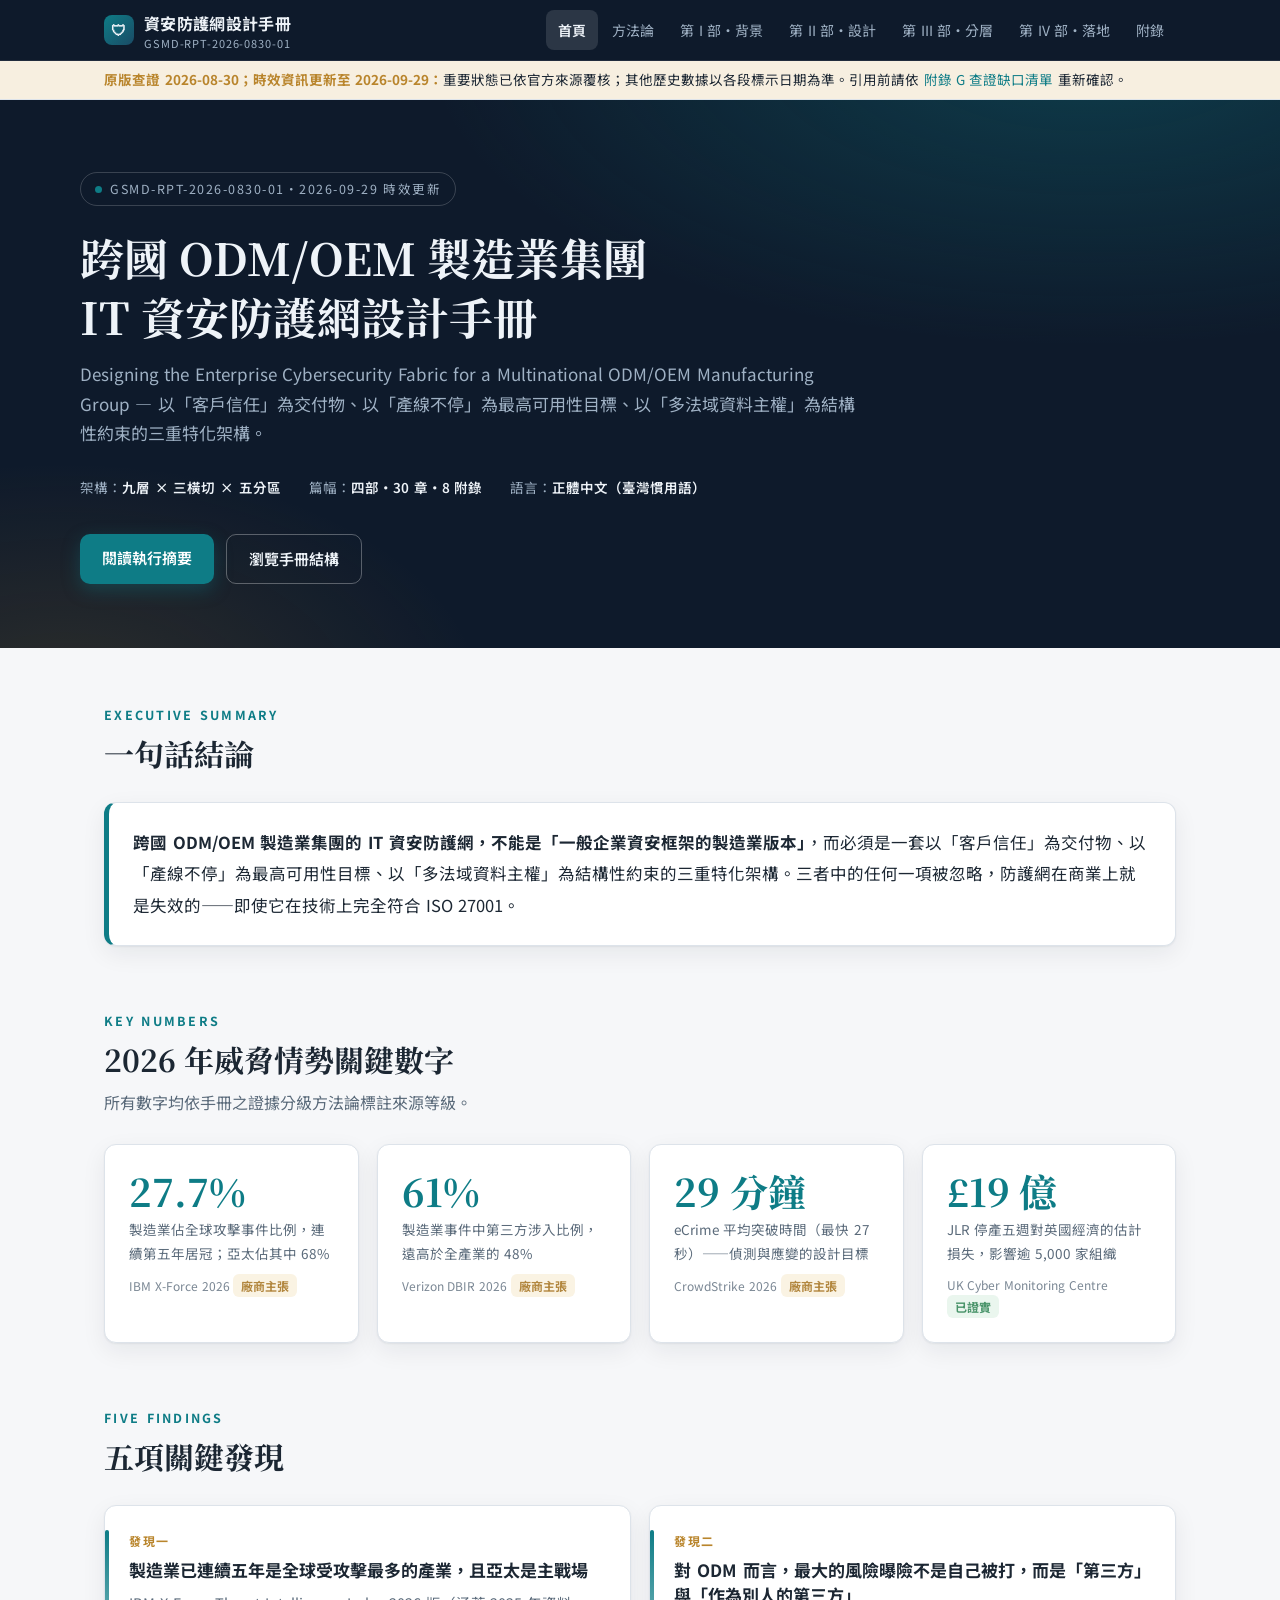
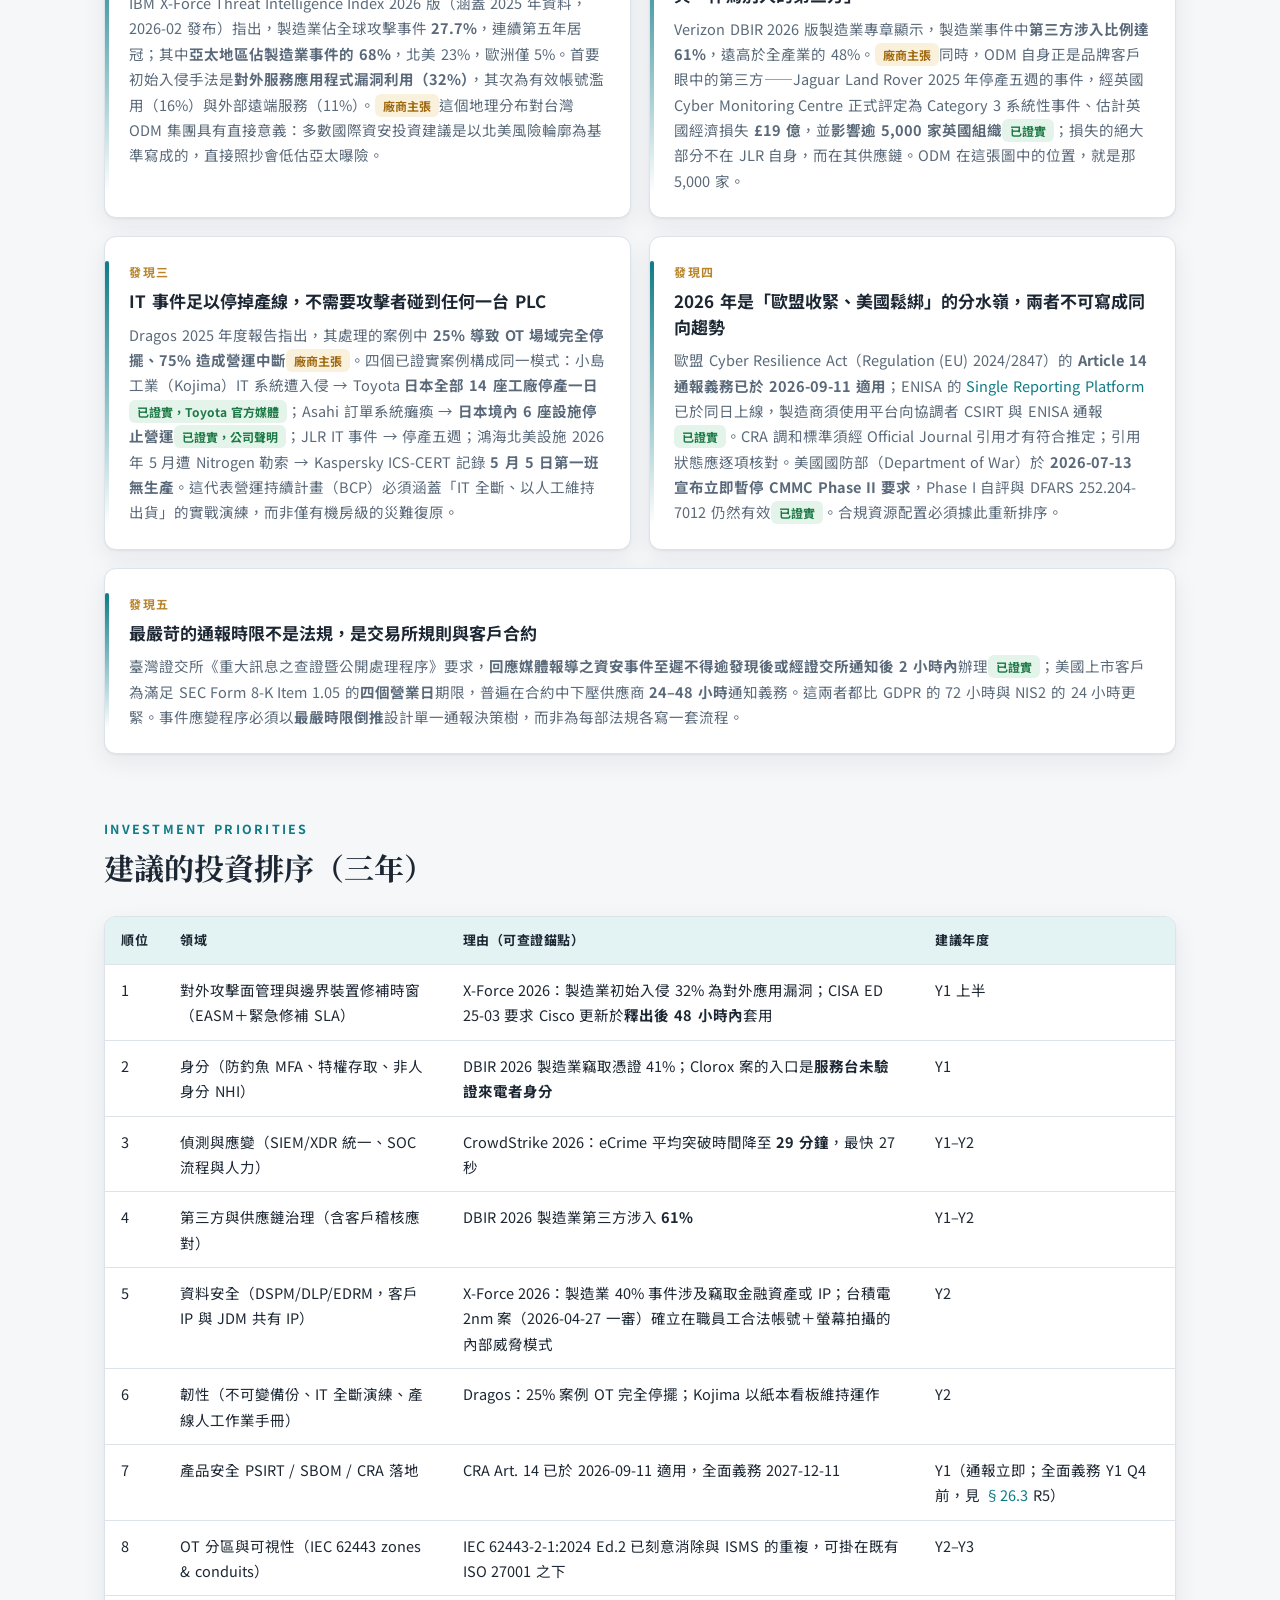
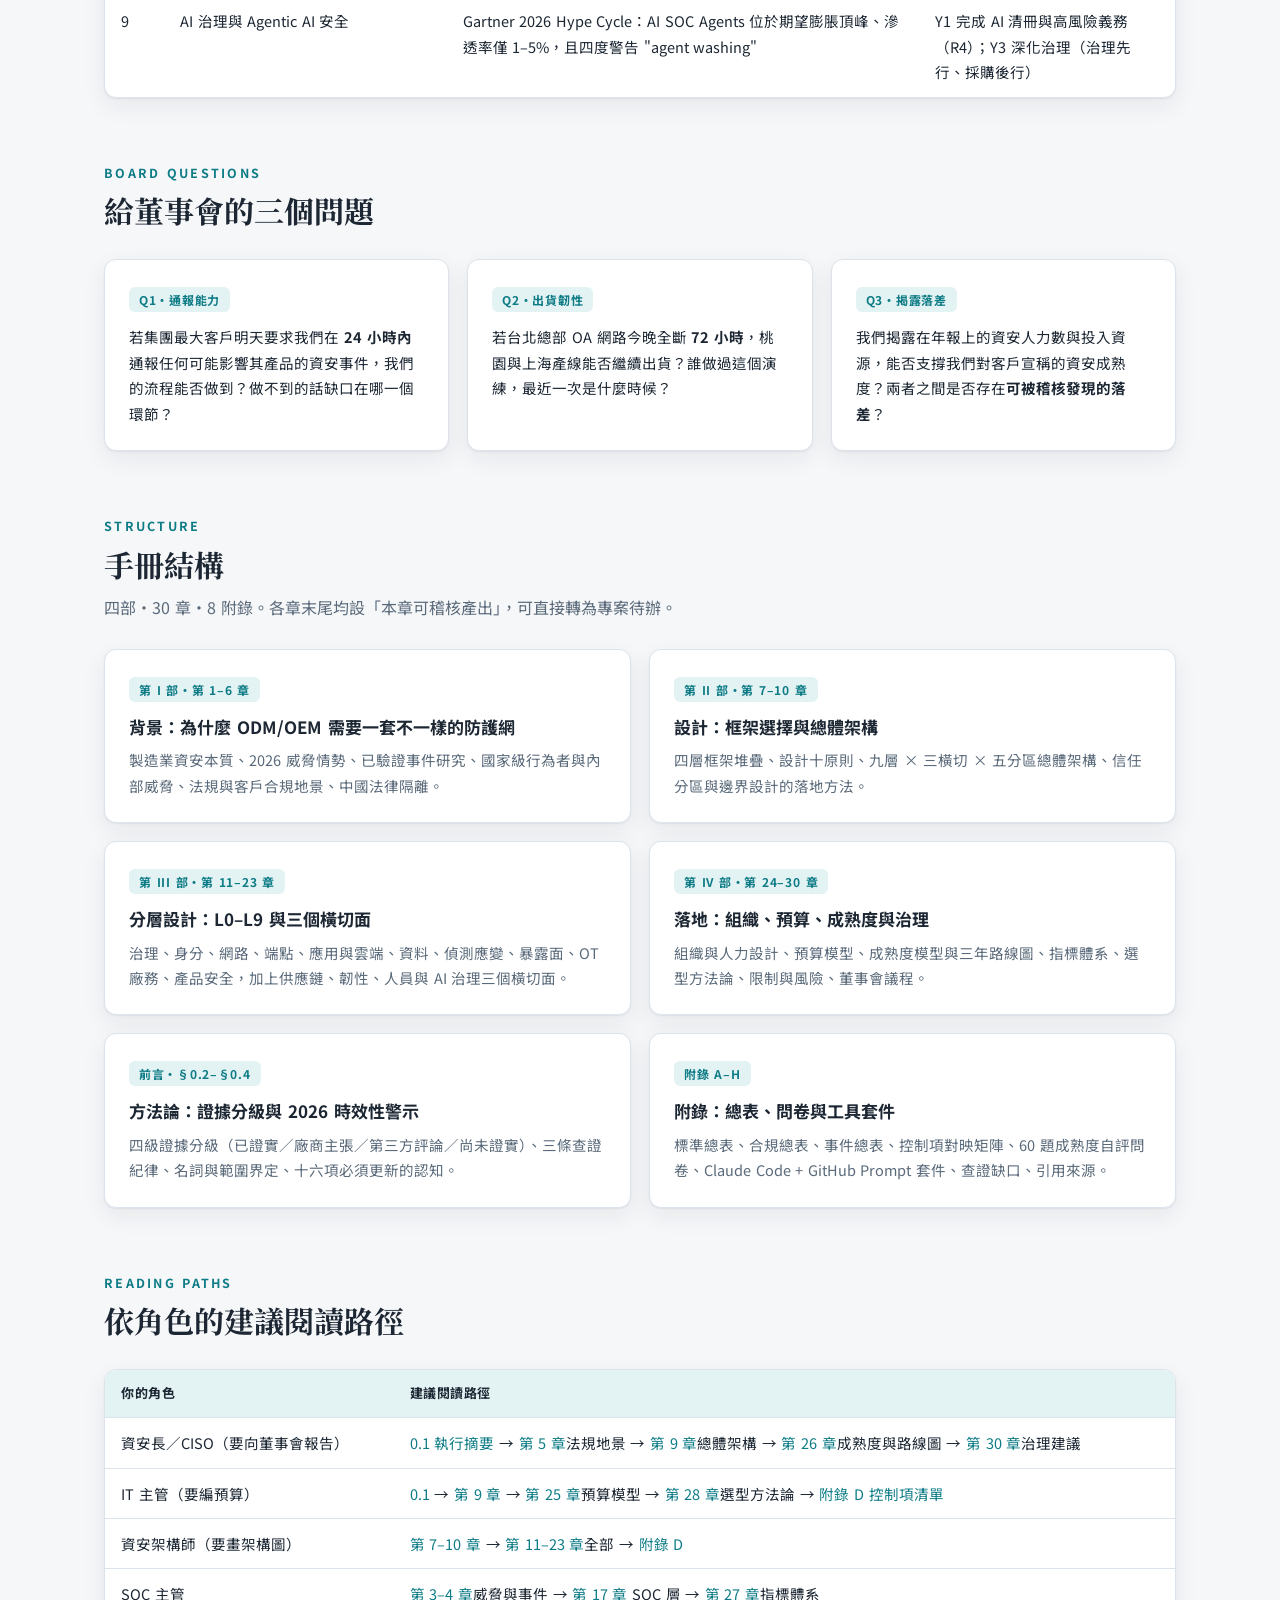
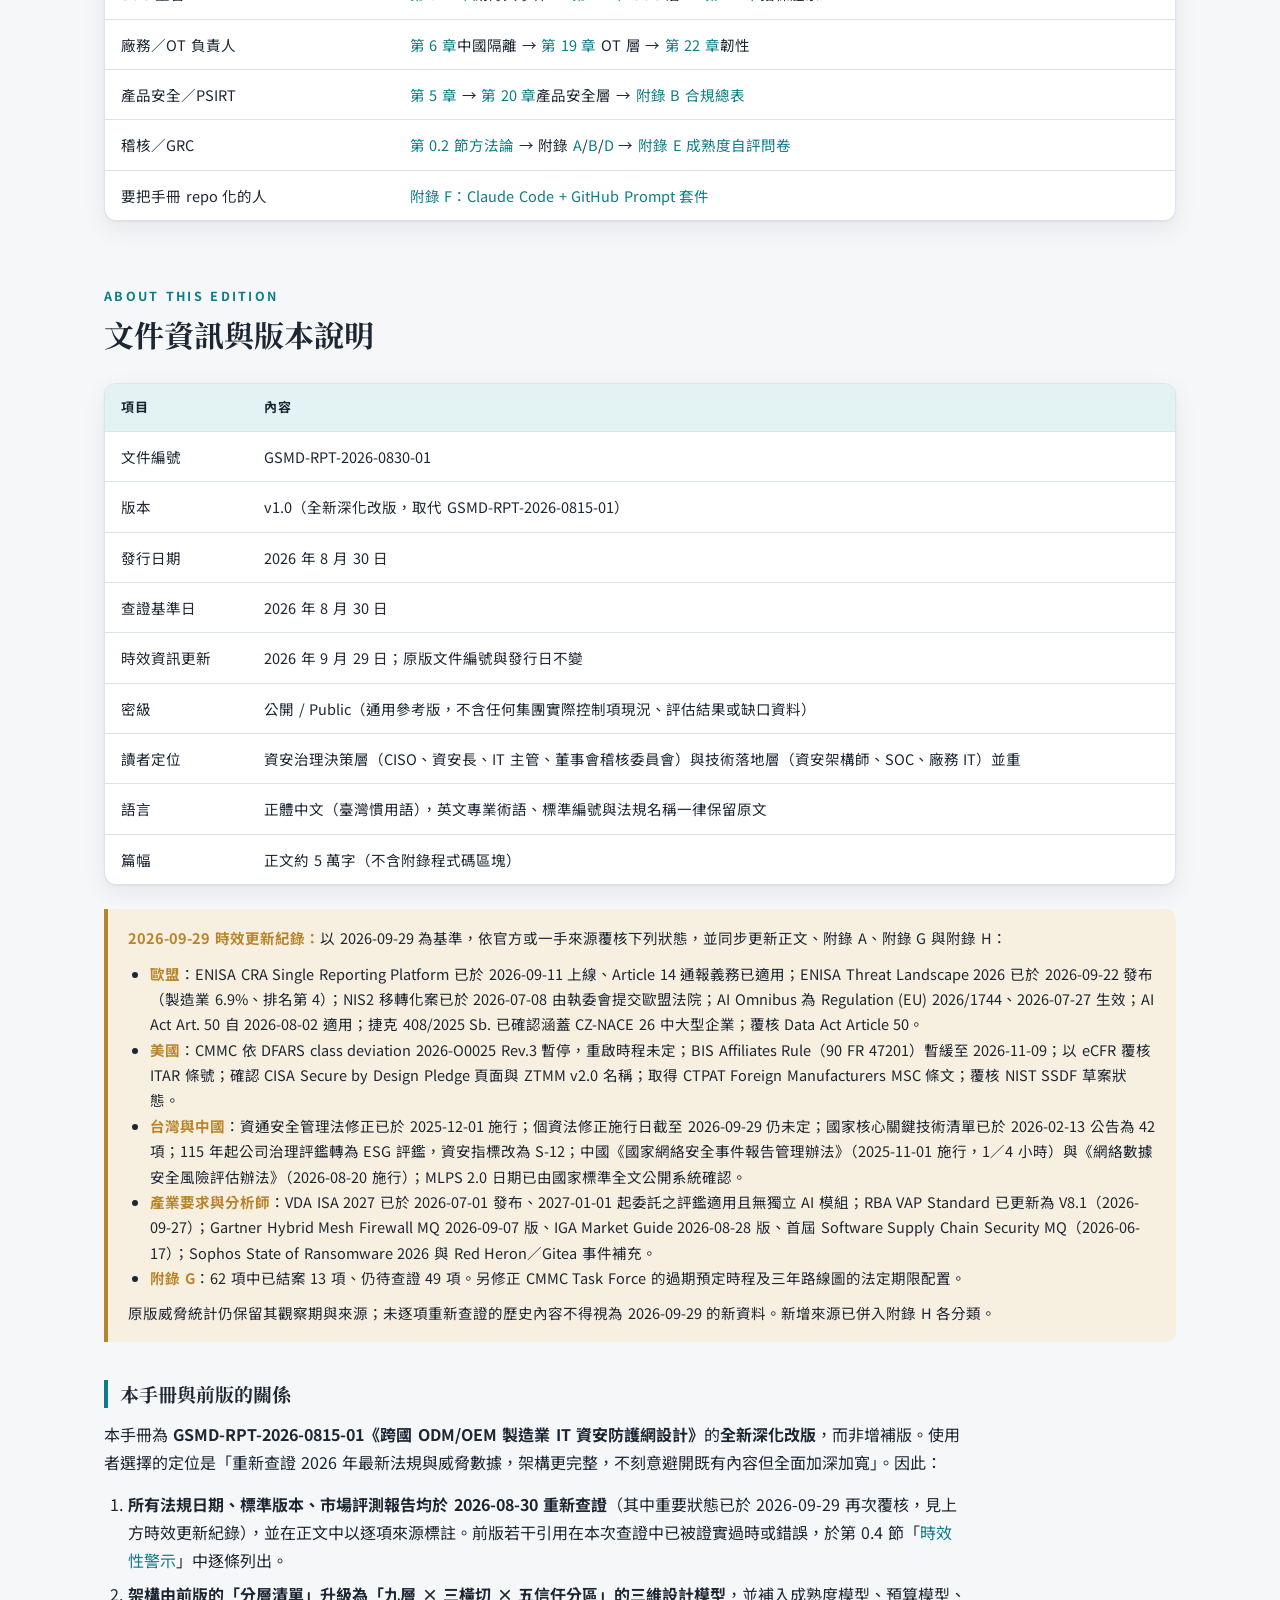
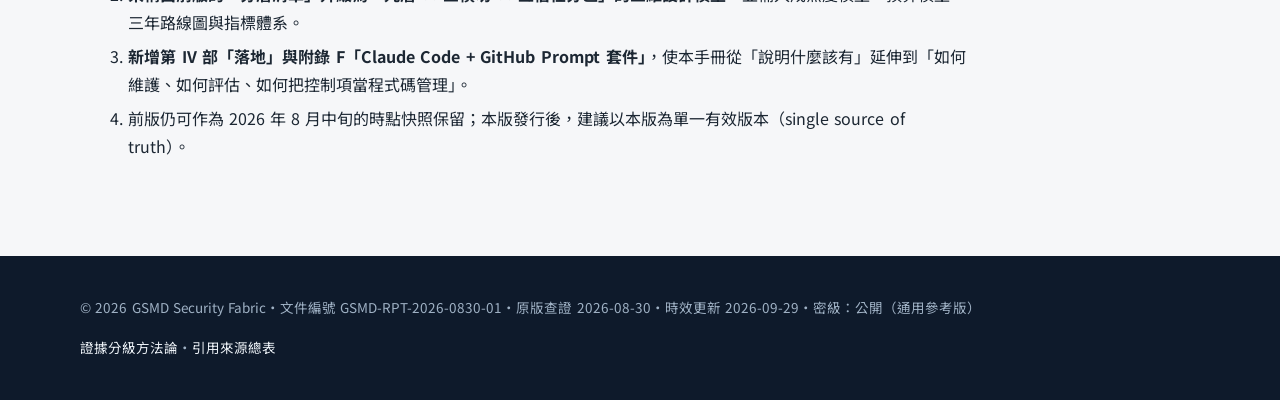
<file: index.html>
<!DOCTYPE html>
<html lang="zh-Hant">
<head>
<meta charset="UTF-8">
<meta name="viewport" content="width=device-width, initial-scale=1">
<meta name="robots" content="noindex, nofollow">
<meta http-equiv="Content-Security-Policy" content="default-src 'self'; script-src 'self'; style-src 'self'; font-src 'self'; img-src 'self' data:; base-uri 'self'; form-action 'none'; object-src 'none'">
<title>資安防護網設計手冊 | GSMD-RPT-2026-0830-01</title>
<meta name="description" content="跨國 ODM/OEM 製造業集團 IT 資安防護網設計手冊 — 以客戶信任為交付物、產線不停為最高可用性目標、多法域資料主權為結構性約束。">
<link rel="icon" href="assets/favicon.svg" type="image/svg+xml">
<link rel="stylesheet" href="assets/css/main.css">
</head>
<body>
<a class="skip-link" href="#main">跳到主要內容</a>

<header class="site-header">
  <div class="nav-wrap">
    <a class="brand" href="index.html">
      <span class="mark">🛡</span>
      <span>資安防護網設計手冊<small>GSMD-RPT-2026-0830-01</small></span>
    </a>
    <button class="nav-toggle" type="button" aria-expanded="false" aria-controls="site-nav" aria-label="開啟選單">選單 ☰</button>
    <nav class="site-nav" id="site-nav" aria-label="主要導覽">
      <a href="index.html">首頁</a>
      <a href="methodology.html">方法論</a>
      <a href="part-1.html">第 I 部・背景</a>
      <a href="part-2.html">第 II 部・設計</a>
      <a href="part-3.html">第 III 部・分層</a>
      <a href="part-4.html">第 IV 部・落地</a>
      <a href="appendix.html">附錄</a>
    </nav>
  </div>
</header>

<div class="asof-banner" role="note">
  <p><strong>原版查證 2026-08-30；時效資訊更新至 2026-09-29：</strong>重要狀態已依官方來源覆核；其他歷史數據以各段標示日期為準。引用前請依 <a href="appendix.html#appendix-g">附錄 G 查證缺口清單</a> 重新確認。</p>
</div>

<section class="hero">
  <div class="hero-inner">
    <span class="doc-badge"><span class="dot"></span>GSMD-RPT-2026-0830-01・2026-09-29 時效更新</span>
    <h1>跨國 ODM/OEM 製造業集團<br>IT 資安防護網設計手冊</h1>
    <p class="subtitle">Designing the Enterprise Cybersecurity Fabric for a Multinational ODM/OEM Manufacturing Group — 以「客戶信任」為交付物、以「產線不停」為最高可用性目標、以「多法域資料主權」為結構性約束的三重特化架構。</p>
    <div class="hero-meta">
      <span>架構：<strong>九層 × 三橫切 × 五分區</strong></span>
      <span>篇幅：<strong>四部・30 章・8 附錄</strong></span>
      <span>語言：<strong>正體中文（臺灣慣用語）</strong></span>
    </div>
    <div class="hero-cta">
      <a class="btn btn-primary" href="#summary">閱讀執行摘要</a>
      <a class="btn btn-ghost" href="#structure">瀏覽手冊結構</a>
    </div>
  </div>
</section>

<main class="container" id="main" tabindex="-1">

  <!-- 一句話結論 -->
  <section class="section" id="summary">
    <div class="section-head">
      <p class="kicker">Executive Summary</p>
      <h2>一句話結論</h2>
    </div>
    <div class="card lead">
      <p><strong>跨國 ODM/OEM 製造業集團的 IT 資安防護網，不能是「一般企業資安框架的製造業版本」</strong>，而必須是一套以「客戶信任」為交付物、以「產線不停」為最高可用性目標、以「多法域資料主權」為結構性約束的三重特化架構。三者中的任何一項被忽略，防護網在商業上就是失效的——即使它在技術上完全符合 ISO 27001。</p>
    </div>
  </section>

  <!-- 關鍵數字 -->
  <section class="section">
    <div class="section-head">
      <p class="kicker">Key Numbers</p>
      <h2>2026 年威脅情勢關鍵數字</h2>
      <p>所有數字均依手冊之證據分級方法論標註來源等級。</p>
    </div>
    <div class="grid grid-4">
      <div class="card stat">
        <div class="num">27.7%</div>
        <div class="label">製造業佔全球攻擊事件比例，連續第五年居冠；亞太佔其中 68%</div>
        <div class="src">IBM X-Force 2026 <span class="ev ev-vendor">廠商主張</span></div>
      </div>
      <div class="card stat">
        <div class="num">61%</div>
        <div class="label">製造業事件中第三方涉入比例，遠高於全產業的 48%</div>
        <div class="src">Verizon DBIR 2026 <span class="ev ev-vendor">廠商主張</span></div>
      </div>
      <div class="card stat">
        <div class="num">29 分鐘</div>
        <div class="label">eCrime 平均突破時間（最快 27 秒）——偵測與應變的設計目標</div>
        <div class="src">CrowdStrike 2026 <span class="ev ev-vendor">廠商主張</span></div>
      </div>
      <div class="card stat">
        <div class="num">£19 億</div>
        <div class="label">JLR 停產五週對英國經濟的估計損失，影響逾 5,000 家組織</div>
        <div class="src">UK Cyber Monitoring Centre <span class="ev ev-verified">已證實</span></div>
      </div>
    </div>
  </section>

  <!-- 五項關鍵發現 -->
  <section class="section">
    <div class="section-head">
      <p class="kicker">Five Findings</p>
      <h2>五項關鍵發現</h2>
    </div>
    <div class="grid grid-2">
      <div class="card finding">
        <div class="no">發現一</div>
        <h3>製造業已連續五年是全球受攻擊最多的產業，且亞太是主戰場</h3>
        <p>IBM X-Force Threat Intelligence Index 2026 版（涵蓋 2025 年資料，2026-02 發布）指出，製造業佔全球攻擊事件 <strong>27.7%</strong>，連續第五年居冠；其中<strong>亞太地區佔製造業事件的 68%</strong>，北美 23%，歐洲僅 5%。首要初始入侵手法是<strong>對外服務應用程式漏洞利用（32%）</strong>，其次為有效帳號濫用（16%）與外部遠端服務（11%）。<span class="ev ev-vendor">廠商主張</span>這個地理分布對台灣 ODM 集團具有直接意義：多數國際資安投資建議是以北美風險輪廓為基準寫成的，直接照抄會低估亞太曝險。</p>
      </div>
      <div class="card finding">
        <div class="no">發現二</div>
        <h3>對 ODM 而言，最大的風險曝險不是自己被打，而是「第三方」與「作為別人的第三方」</h3>
        <p>Verizon DBIR 2026 版製造業專章顯示，製造業事件中<strong>第三方涉入比例達 61%</strong>，遠高於全產業的 48%。<span class="ev ev-vendor">廠商主張</span>同時，ODM 自身正是品牌客戶眼中的第三方——Jaguar Land Rover 2025 年停產五週的事件，經英國 Cyber Monitoring Centre 正式評定為 Category 3 系統性事件、估計英國經濟損失 <strong>£19 億</strong>，並<strong>影響逾 5,000 家英國組織</strong><span class="ev ev-verified">已證實</span>；損失的絕大部分不在 JLR 自身，而在其供應鏈。ODM 在這張圖中的位置，就是那 5,000 家。</p>
      </div>
      <div class="card finding">
        <div class="no">發現三</div>
        <h3>IT 事件足以停掉產線，不需要攻擊者碰到任何一台 PLC</h3>
        <p>Dragos 2025 年度報告指出，其處理的案例中 <strong>25% 導致 OT 場域完全停擺、75% 造成營運中斷</strong><span class="ev ev-vendor">廠商主張</span>。四個已證實案例構成同一模式：小島工業（Kojima）IT 系統遭入侵 → Toyota <strong>日本全部 14 座工廠停產一日</strong><span class="ev ev-verified">已證實，Toyota 官方媒體</span>；Asahi 訂單系統癱瘓 → <strong>日本境內 6 座設施停止營運</strong><span class="ev ev-verified">已證實，公司聲明</span>；JLR IT 事件 → 停產五週；鴻海北美設施 2026 年 5 月遭 Nitrogen 勒索 → Kaspersky ICS-CERT 記錄 <strong>5 月 5 日第一班無生產</strong>。這代表營運持續計畫（BCP）必須涵蓋「IT 全斷、以人工維持出貨」的實戰演練，而非僅有機房級的災難復原。</p>
      </div>
      <div class="card finding">
        <div class="no">發現四</div>
        <h3>2026 年是「歐盟收緊、美國鬆綁」的分水嶺，兩者不可寫成同向趨勢</h3>
        <p>歐盟 Cyber Resilience Act（Regulation (EU) 2024/2847）的 <strong>Article 14 通報義務已於 2026-09-11 適用</strong>；ENISA 的 <a href="https://portal.cra-srp.enisa.europa.eu/" rel="noopener" target="_blank">Single Reporting Platform</a> 已於同日上線，製造商須使用平台向協調者 CSIRT 與 ENISA 通報<span class="ev ev-verified">已證實</span>。CRA 調和標準須經 Official Journal 引用才有符合推定；引用狀態應逐項核對。美國國防部（Department of War）於 <strong>2026-07-13 宣布立即暫停 CMMC Phase II 要求</strong>，Phase I 自評與 DFARS 252.204-7012 仍然有效<span class="ev ev-verified">已證實</span>。合規資源配置必須據此重新排序。</p>
      </div>
      <div class="card finding span-all">
        <div class="no">發現五</div>
        <h3>最嚴苛的通報時限不是法規，是交易所規則與客戶合約</h3>
        <p>臺灣證交所《重大訊息之查證暨公開處理程序》要求，<strong>回應媒體報導之資安事件至遲不得逾發現後或經證交所通知後 2 小時內</strong>辦理<span class="ev ev-verified">已證實</span>；美國上市客戶為滿足 SEC Form 8-K Item 1.05 的<strong>四個營業日</strong>期限，普遍在合約中下壓供應商 <strong>24–48 小時</strong>通知義務。這兩者都比 GDPR 的 72 小時與 NIS2 的 24 小時更緊。事件應變程序必須以<strong>最嚴時限倒推</strong>設計單一通報決策樹，而非為每部法規各寫一套流程。</p>
      </div>
    </div>
  </section>

  <!-- 投資排序 -->
  <section class="section">
    <div class="section-head">
      <p class="kicker">Investment Priorities</p>
      <h2>建議的投資排序（三年）</h2>
    </div>
    <div class="table-wrap">
      <table>
        <thead>
          <tr><th scope="col">順位</th><th scope="col">領域</th><th scope="col">理由（可查證錨點）</th><th scope="col">建議年度</th></tr>
        </thead>
        <tbody>
          <tr><td>1</td><td>對外攻擊面管理與邊界裝置修補時窗（EASM＋緊急修補 SLA）</td><td>X-Force 2026：製造業初始入侵 32% 為對外應用漏洞；CISA ED 25-03 要求 Cisco 更新於<strong>釋出後 48 小時內</strong>套用</td><td>Y1 上半</td></tr>
          <tr><td>2</td><td>身分（防釣魚 MFA、特權存取、非人身分 NHI）</td><td>DBIR 2026 製造業竊取憑證 41%；Clorox 案的入口是<strong>服務台未驗證來電者身分</strong></td><td>Y1</td></tr>
          <tr><td>3</td><td>偵測與應變（SIEM/XDR 統一、SOC 流程與人力）</td><td>CrowdStrike 2026：eCrime 平均突破時間降至 <strong>29 分鐘</strong>，最快 27 秒</td><td>Y1–Y2</td></tr>
          <tr><td>4</td><td>第三方與供應鏈治理（含客戶稽核應對）</td><td>DBIR 2026 製造業第三方涉入 <strong>61%</strong></td><td>Y1–Y2</td></tr>
          <tr><td>5</td><td>資料安全（DSPM/DLP/EDRM，客戶 IP 與 JDM 共有 IP）</td><td>X-Force 2026：製造業 40% 事件涉及竊取金融資產或 IP；台積電 2nm 案（2026-04-27 一審）確立在職員工合法帳號＋螢幕拍攝的內部威脅模式</td><td>Y2</td></tr>
          <tr><td>6</td><td>韌性（不可變備份、IT 全斷演練、產線人工作業手冊）</td><td>Dragos：25% 案例 OT 完全停擺；Kojima 以紙本看板維持運作</td><td>Y2</td></tr>
          <tr><td>7</td><td>產品安全 PSIRT / SBOM / CRA 落地</td><td>CRA Art. 14 已於 2026-09-11 適用，全面義務 2027-12-11</td><td>Y1（通報立即；全面義務 Y1 Q4 前，見 <a href="part-4.html#s26-3">§26.3</a> R5）</td></tr>
          <tr><td>8</td><td>OT 分區與可視性（IEC 62443 zones &amp; conduits）</td><td>IEC 62443-2-1:2024 Ed.2 已刻意消除與 ISMS 的重複，可掛在既有 ISO 27001 之下</td><td>Y2–Y3</td></tr>
          <tr><td>9</td><td>AI 治理與 Agentic AI 安全</td><td>Gartner 2026 Hype Cycle：AI SOC Agents 位於期望膨脹頂峰、滲透率僅 1–5%，且四度警告 "agent washing"</td><td>Y1 完成 AI 清冊與高風險義務（R4）；Y3 深化治理（治理先行、採購後行）</td></tr>
        </tbody>
      </table>
    </div>
  </section>

  <!-- 董事會三問 -->
  <section class="section">
    <div class="section-head">
      <p class="kicker">Board Questions</p>
      <h2>給董事會的三個問題</h2>
    </div>
    <div class="grid grid-3">
      <div class="card">
        <span class="chip">Q1・通報能力</span>
        <p class="text">若集團最大客戶明天要求我們在 <strong>24 小時內</strong>通報任何可能影響其產品的資安事件，我們的流程能否做到？做不到的話缺口在哪一個環節？</p>
      </div>
      <div class="card">
        <span class="chip">Q2・出貨韌性</span>
        <p class="text">若台北總部 OA 網路今晚全斷 <strong>72 小時</strong>，桃園與上海產線能否繼續出貨？誰做過這個演練，最近一次是什麼時候？</p>
      </div>
      <div class="card">
        <span class="chip">Q3・揭露落差</span>
        <p class="text">我們揭露在年報上的資安人力數與投入資源，能否支撐我們對客戶宣稱的資安成熟度？兩者之間是否存在<strong>可被稽核發現的落差</strong>？</p>
      </div>
    </div>
  </section>

  <!-- 手冊結構 -->
  <section class="section" id="structure">
    <div class="section-head">
      <p class="kicker">Structure</p>
      <h2>手冊結構</h2>
      <p>四部・30 章・8 附錄。各章末尾均設「本章可稽核產出」，可直接轉為專案待辦。</p>
    </div>
    <div class="grid grid-2">
      <a class="card" href="part-1.html">
        <span class="chip">第 I 部・第 1–6 章</span>
        <h3>背景：為什麼 ODM/OEM 需要一套不一樣的防護網</h3>
        <p>製造業資安本質、2026 威脅情勢、已驗證事件研究、國家級行為者與內部威脅、法規與客戶合規地景、中國法律隔離。</p>
      </a>
      <a class="card" href="part-2.html">
        <span class="chip">第 II 部・第 7–10 章</span>
        <h3>設計：框架選擇與總體架構</h3>
        <p>四層框架堆疊、設計十原則、九層 × 三橫切 × 五分區總體架構、信任分區與邊界設計的落地方法。</p>
      </a>
      <a class="card" href="part-3.html">
        <span class="chip">第 III 部・第 11–23 章</span>
        <h3>分層設計：L0–L9 與三個橫切面</h3>
        <p>治理、身分、網路、端點、應用與雲端、資料、偵測應變、暴露面、OT 廠務、產品安全，加上供應鏈、韌性、人員與 AI 治理三個橫切面。</p>
      </a>
      <a class="card" href="part-4.html">
        <span class="chip">第 IV 部・第 24–30 章</span>
        <h3>落地：組織、預算、成熟度與治理</h3>
        <p>組織與人力設計、預算模型、成熟度模型與三年路線圖、指標體系、選型方法論、限制與風險、董事會議程。</p>
      </a>
      <a class="card" href="methodology.html">
        <span class="chip">前言・§0.2–§0.4</span>
        <h3>方法論：證據分級與 2026 時效性警示</h3>
        <p>四級證據分級（已證實／廠商主張／第三方評論／尚未證實）、三條查證紀律、名詞與範圍界定、十六項必須更新的認知。</p>
      </a>
      <a class="card" href="appendix.html">
        <span class="chip">附錄 A–H</span>
        <h3>附錄：總表、問卷與工具套件</h3>
        <p>標準總表、合規總表、事件總表、控制項對映矩陣、60 題成熟度自評問卷、Claude Code + GitHub Prompt 套件、查證缺口、引用來源。</p>
      </a>
    </div>
  </section>

  <!-- 閱讀路徑 -->
  <section class="section" id="s0-5">
    <div class="section-head">
      <p class="kicker">Reading Paths</p>
      <h2>依角色的建議閱讀路徑</h2>
    </div>
    <div class="table-wrap">
      <table>
        <thead><tr><th scope="col">你的角色</th><th scope="col">建議閱讀路徑</th></tr></thead>
        <tbody>
          <tr><td>資安長／CISO（要向董事會報告）</td><td><a href="#summary">0.1 執行摘要</a> → <a href="part-1.html#ch5">第 5 章</a>法規地景 → <a href="part-2.html#ch9">第 9 章</a>總體架構 → <a href="part-4.html#ch26">第 26 章</a>成熟度與路線圖 → <a href="part-4.html#ch30">第 30 章</a>治理建議</td></tr>
          <tr><td>IT 主管（要編預算）</td><td><a href="#summary">0.1</a> → <a href="part-2.html#ch9">第 9 章</a> → <a href="part-4.html#ch25">第 25 章</a>預算模型 → <a href="part-4.html#ch28">第 28 章</a>選型方法論 → <a href="appendix.html#appendix-d">附錄 D 控制項清單</a></td></tr>
          <tr><td>資安架構師（要畫架構圖）</td><td><a href="part-2.html#ch7">第 7–10 章</a> → <a href="part-3.html#ch11">第 11–23 章</a>全部 → <a href="appendix.html#appendix-d">附錄 D</a></td></tr>
          <tr><td>SOC 主管</td><td><a href="part-1.html#ch3">第 3–4 章</a>威脅與事件 → <a href="part-3.html#ch17">第 17 章</a> SOC 層 → <a href="part-4.html#ch27">第 27 章</a>指標體系</td></tr>
          <tr><td>廠務／OT 負責人</td><td><a href="part-1.html#ch6">第 6 章</a>中國隔離 → <a href="part-3.html#ch19">第 19 章</a> OT 層 → <a href="part-3.html#ch22">第 22 章</a>韌性</td></tr>
          <tr><td>產品安全／PSIRT</td><td><a href="part-1.html#ch5">第 5 章</a> → <a href="part-3.html#ch20">第 20 章</a>產品安全層 → <a href="appendix.html#appendix-b">附錄 B 合規總表</a></td></tr>
          <tr><td>稽核／GRC</td><td><a href="methodology.html#s0-2">第 0.2 節方法論</a> → 附錄 <a href="appendix.html#appendix-a">A</a>/<a href="appendix.html#appendix-b">B</a>/<a href="appendix.html#appendix-d">D</a> → <a href="appendix.html#appendix-e">附錄 E 成熟度自評問卷</a></td></tr>
          <tr><td>要把手冊 repo 化的人</td><td><a href="appendix.html#appendix-f">附錄 F：Claude Code + GitHub Prompt 套件</a></td></tr>
        </tbody>
      </table>
    </div>
  </section>

  <!-- 文件資訊與版本說明 -->
  <section class="section" id="about">
    <div class="section-head">
      <p class="kicker">About This Edition</p>
      <h2>文件資訊與版本說明</h2>
    </div>
    <div class="table-wrap">
      <table>
        <thead><tr><th scope="col">項目</th><th scope="col">內容</th></tr></thead>
        <tbody>
          <tr><td>文件編號</td><td>GSMD-RPT-2026-0830-01</td></tr>
          <tr><td>版本</td><td>v1.0（全新深化改版，取代 GSMD-RPT-2026-0815-01）</td></tr>
          <tr><td>發行日期</td><td>2026 年 8 月 30 日</td></tr>
          <tr><td>查證基準日</td><td>2026 年 8 月 30 日</td></tr>
          <tr><td>時效資訊更新</td><td>2026 年 9 月 29 日；原版文件編號與發行日不變</td></tr>
          <tr><td>密級</td><td>公開 / Public（通用參考版，不含任何集團實際控制項現況、評估結果或缺口資料）</td></tr>
          <tr><td>讀者定位</td><td>資安治理決策層（CISO、資安長、IT 主管、董事會稽核委員會）與技術落地層（資安架構師、SOC、廠務 IT）並重</td></tr>
          <tr><td>語言</td><td>正體中文（臺灣慣用語），英文專業術語、標準編號與法規名稱一律保留原文</td></tr>
          <tr><td>篇幅</td><td>正文約 5 萬字（不含附錄程式碼區塊）</td></tr>
        </tbody>
      </table>
    </div>
    <div class="notice">
      <p><strong>2026-09-29 時效更新紀錄：</strong>以 2026-09-29 為基準，依官方或一手來源覆核下列狀態，並同步更新正文、附錄 A、附錄 G 與附錄 H：</p>
      <ul>
        <li><strong>歐盟</strong>：ENISA CRA Single Reporting Platform 已於 2026-09-11 上線、Article 14 通報義務已適用；ENISA Threat Landscape 2026 已於 2026-09-22 發布（製造業 6.9%、排名第 4）；NIS2 移轉化案已於 2026-07-08 由執委會提交歐盟法院；AI Omnibus 為 Regulation (EU) 2026/1744、2026-07-27 生效；AI Act Art. 50 自 2026-08-02 適用；捷克 408/2025 Sb. 已確認涵蓋 CZ-NACE 26 中大型企業；覆核 Data Act Article 50。</li>
        <li><strong>美國</strong>：CMMC 依 DFARS class deviation 2026-O0025 Rev.3 暫停，重啟時程未定；BIS Affiliates Rule（90 FR 47201）暫緩至 2026-11-09；以 eCFR 覆核 ITAR 條號；確認 CISA Secure by Design Pledge 頁面與 ZTMM v2.0 名稱；取得 CTPAT Foreign Manufacturers MSC 條文；覆核 NIST SSDF 草案狀態。</li>
        <li><strong>台灣與中國</strong>：資通安全管理法修正已於 2025-12-01 施行；個資法修正施行日截至 2026-09-29 仍未定；國家核心關鍵技術清單已於 2026-02-13 公告為 42 項；115 年起公司治理評鑑轉為 ESG 評鑑，資安指標改為 S-12；中國《國家網絡安全事件報告管理辦法》（2025-11-01 施行，1／4 小時）與《網絡數據安全風險評估辦法》（2026-08-20 施行）；MLPS 2.0 日期已由國家標準全文公開系統確認。</li>
        <li><strong>產業要求與分析師</strong>：VDA ISA 2027 已於 2026-07-01 發布、2027-01-01 起委託之評鑑適用且無獨立 AI 模組；RBA VAP Standard 已更新為 V8.1（2026-09-27）；Gartner Hybrid Mesh Firewall MQ 2026-09-07 版、IGA Market Guide 2026-08-28 版、首屆 Software Supply Chain Security MQ（2026-06-17）；Sophos State of Ransomware 2026 與 Red Heron／Gitea 事件補充。</li>
        <li><strong>附錄 G</strong>：62 項中已結案 13 項、仍待查證 49 項。另修正 CMMC Task Force 的過期預定時程及三年路線圖的法定期限配置。</li>
      </ul>
      <p>原版威脅統計仍保留其觀察期與來源；未逐項重新查證的歷史內容不得視為 2026-09-29 的新資料。新增來源已併入附錄 H 各分類。</p>
    </div>
    <div class="prose">
      <h3>本手冊與前版的關係</h3>
      <p>本手冊為 <strong>GSMD-RPT-2026-0815-01《跨國 ODM/OEM 製造業 IT 資安防護網設計》</strong>的<strong>全新深化改版</strong>，而非增補版。使用者選擇的定位是「重新查證 2026 年最新法規與威脅數據，架構更完整，不刻意避開既有內容但全面加深加寬」。因此：</p>
      <ol>
        <li><strong>所有法規日期、標準版本、市場評測報告均於 2026-08-30 重新查證</strong>（其中重要狀態已於 2026-09-29 再次覆核，見上方時效更新紀錄），並在正文中以逐項來源標註。前版若干引用在本次查證中已被證實過時或錯誤，於第 0.4 節「<a href="methodology.html#s0-4">時效性警示</a>」中逐條列出。</li>
        <li><strong>架構由前版的「分層清單」升級為「九層 × 三橫切 × 五信任分區」的三維設計模型</strong>，並補入成熟度模型、預算模型、三年路線圖與指標體系。</li>
        <li><strong>新增第 IV 部「落地」與附錄 F「Claude Code + GitHub Prompt 套件」</strong>，使本手冊從「說明什麼該有」延伸到「如何維護、如何評估、如何把控制項當程式碼管理」。</li>
        <li>前版仍可作為 2026 年 8 月中旬的時點快照保留；本版發行後，建議以本版為單一有效版本（single source of truth）。</li>
      </ol>
    </div>
  </section>

</main>

<footer class="site-footer">
  <div class="footer-inner">
    <div>© 2026 GSMD Security Fabric・文件編號 GSMD-RPT-2026-0830-01・原版查證 2026-08-30・時效更新 2026-09-29・密級：公開（通用參考版）</div>
    <div><a href="methodology.html">證據分級方法論</a>・<a href="appendix.html">引用來源總表</a></div>
  </div>
</footer>

<script src="assets/js/main.js"></script>
</body>
</html>
</file>
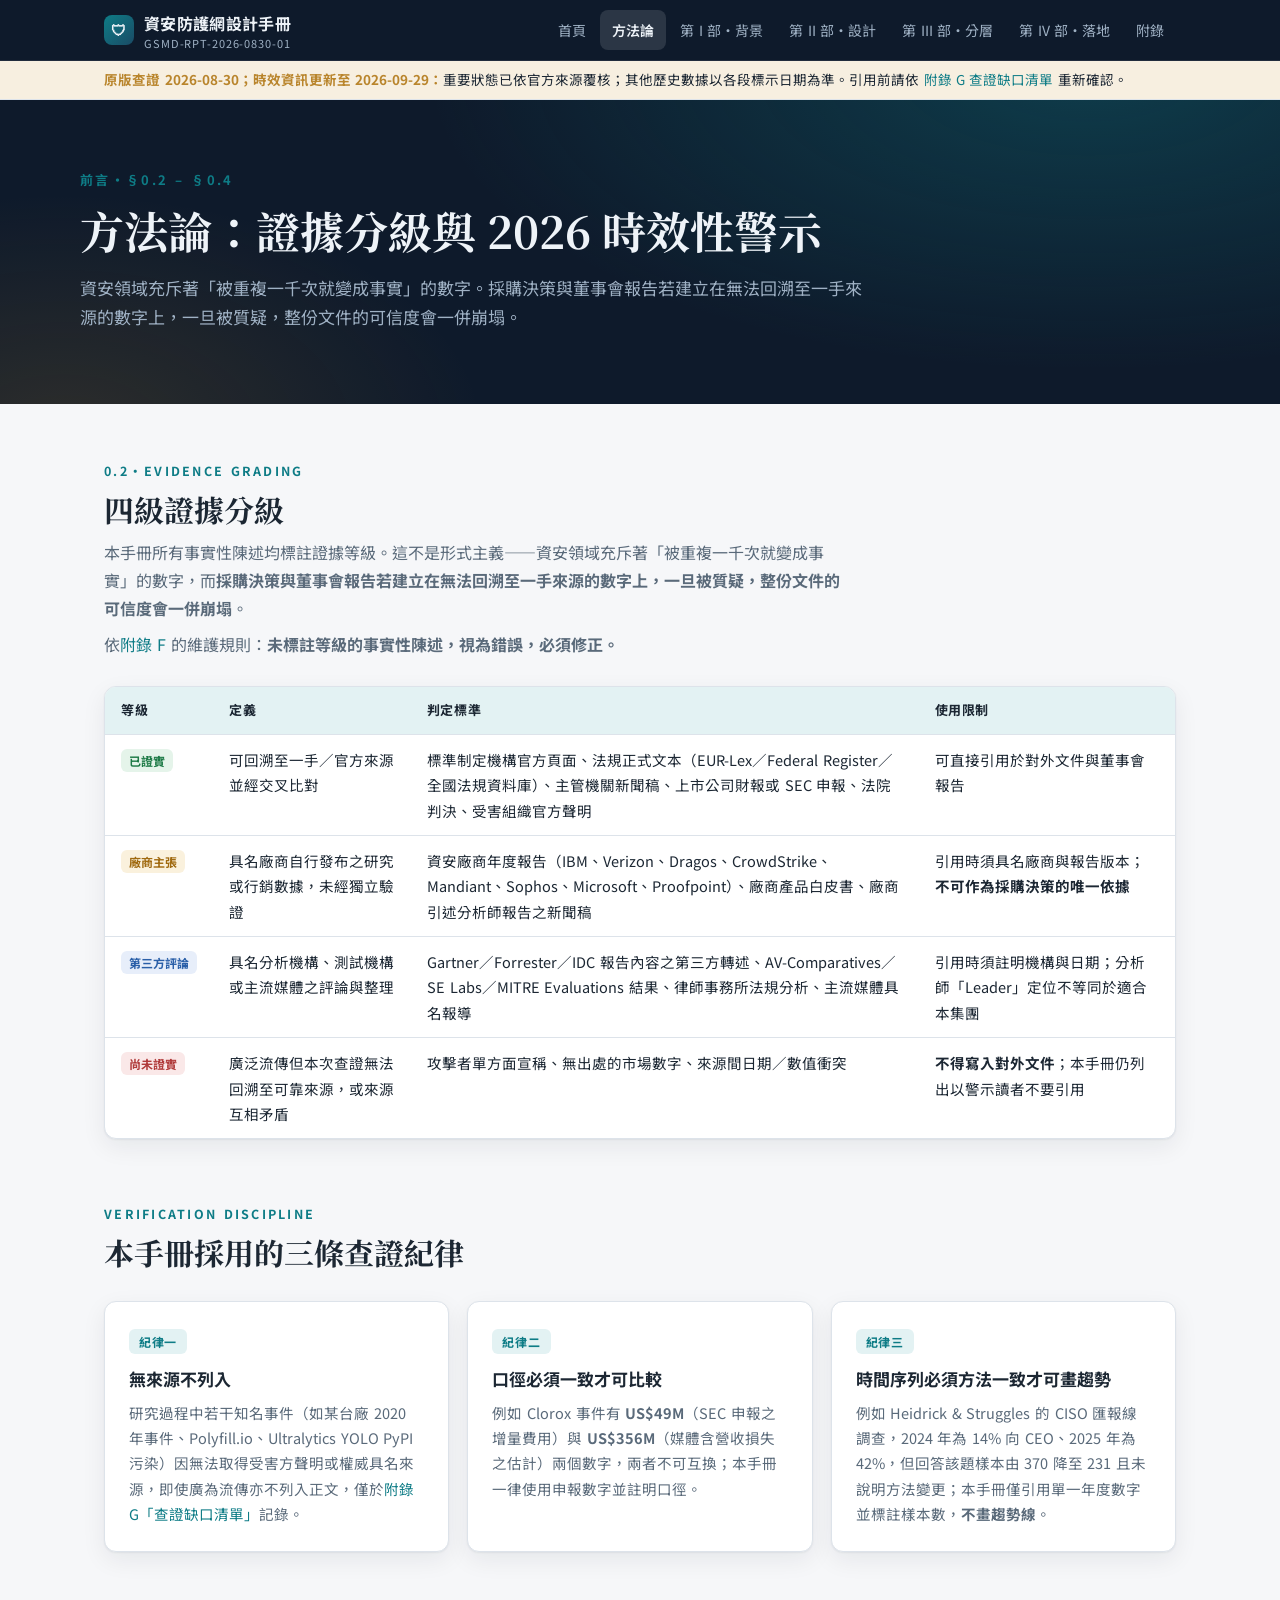
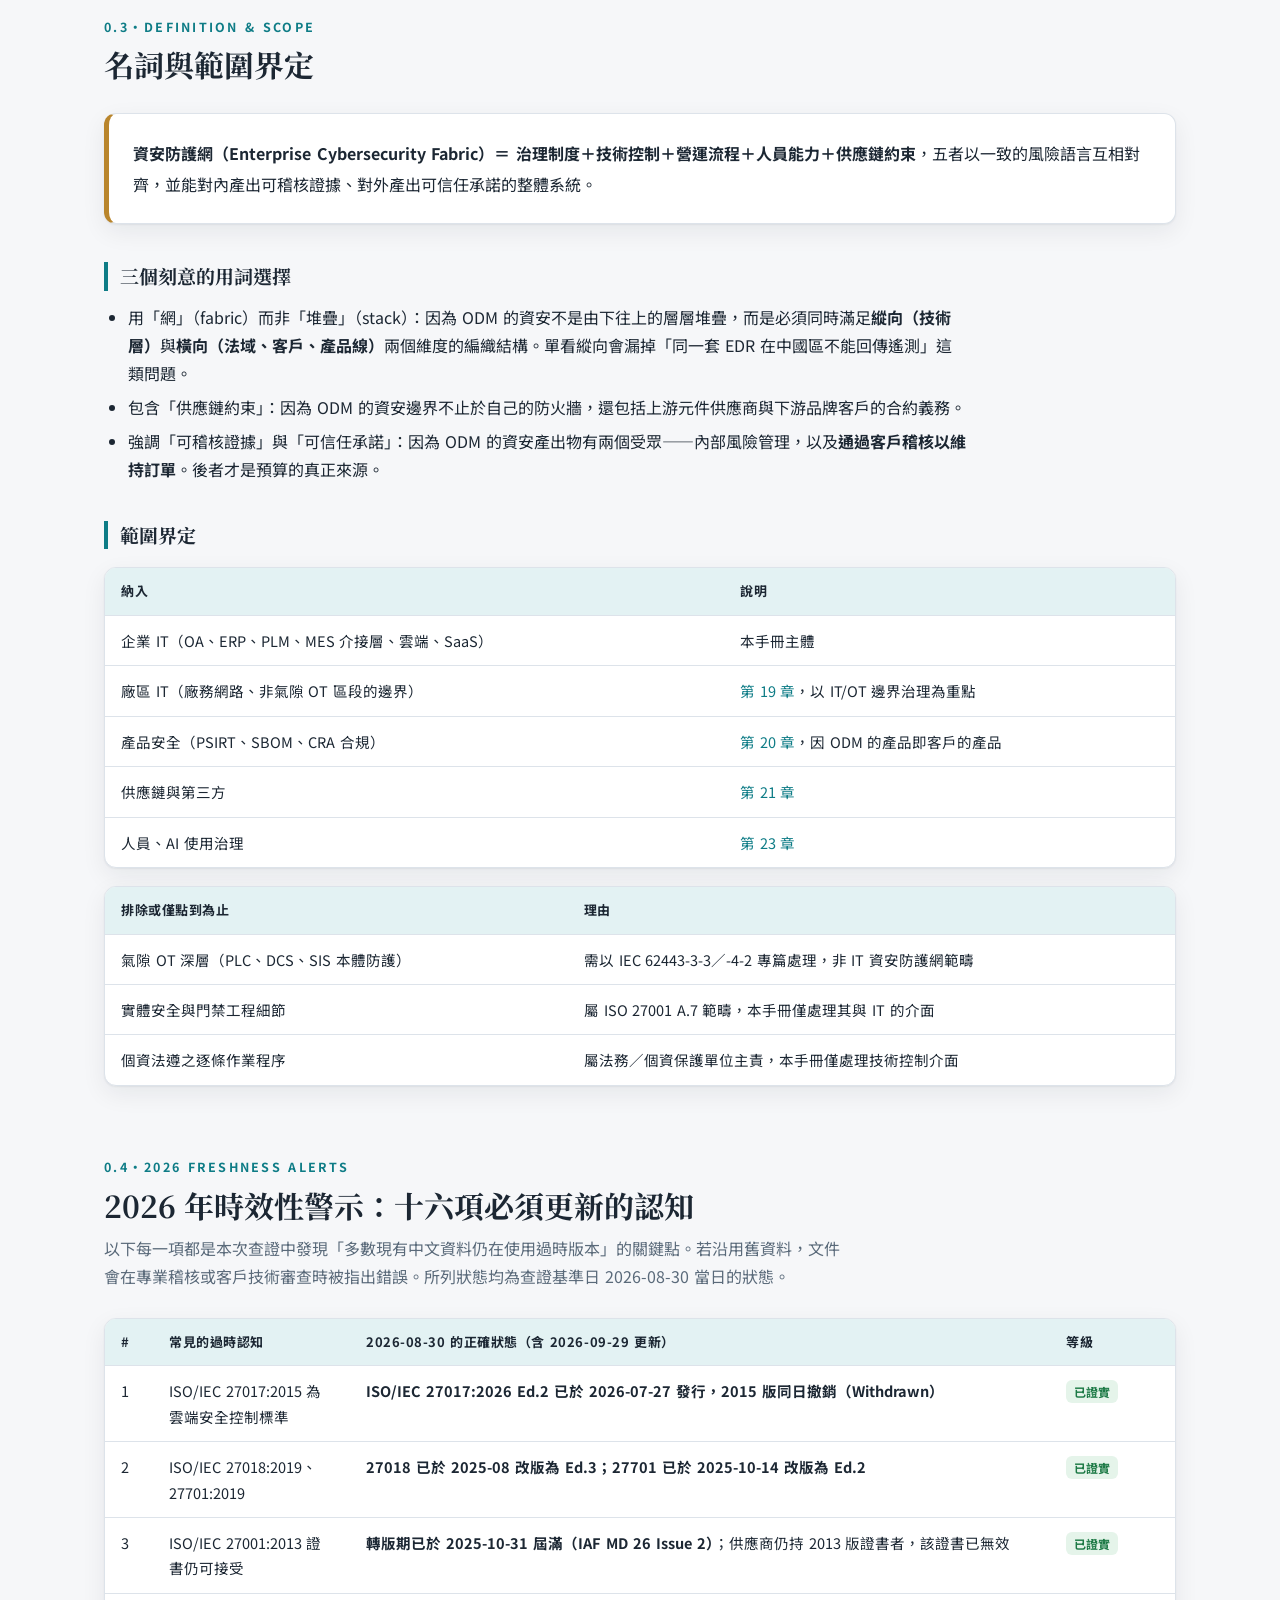
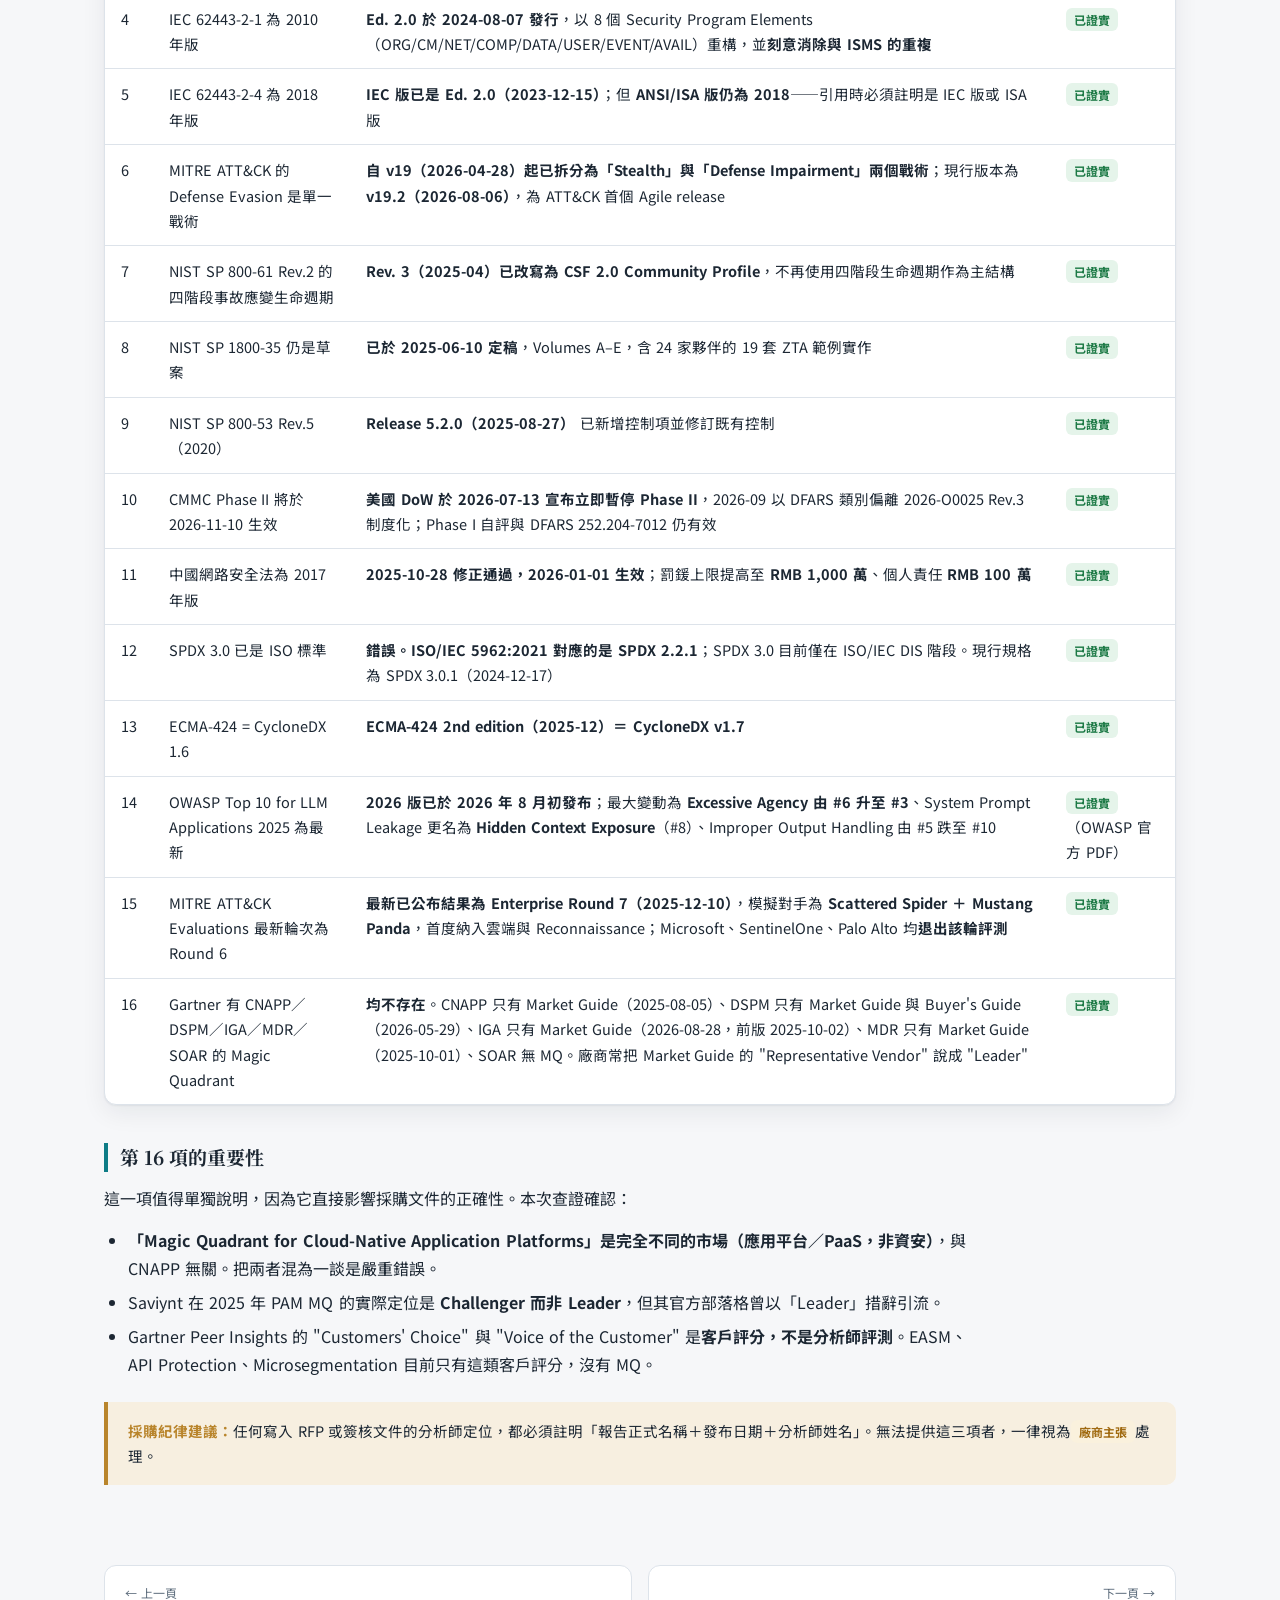
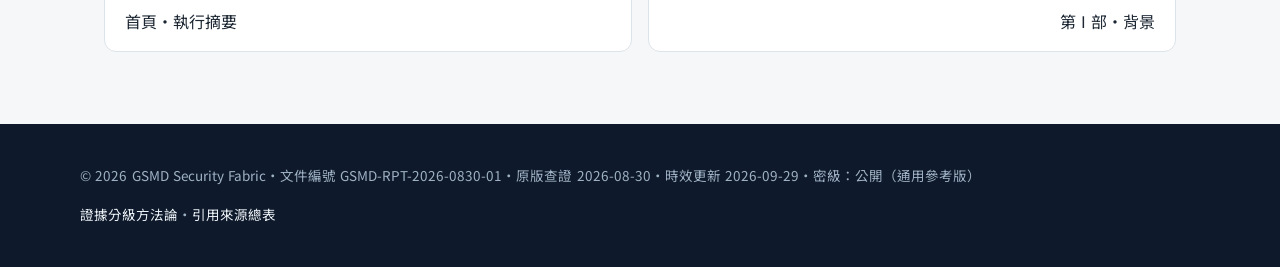
<file: methodology.html>
<!DOCTYPE html>
<html lang="zh-Hant">
<head>
<meta charset="UTF-8">
<meta name="viewport" content="width=device-width, initial-scale=1">
<meta name="robots" content="noindex, nofollow">
<meta http-equiv="Content-Security-Policy" content="default-src 'self'; script-src 'self'; style-src 'self'; font-src 'self'; img-src 'self' data:; base-uri 'self'; form-action 'none'; object-src 'none'">
<title>方法論：證據分級與時效性警示 | 資安防護網設計手冊</title>
<meta name="description" content="前言 §0.2–§0.4：四級證據分級（已證實／廠商主張／第三方評論／尚未證實）、三條查證紀律、名詞與範圍界定、十六項 2026 年時效性警示。">
<link rel="icon" href="assets/favicon.svg" type="image/svg+xml">
<link rel="stylesheet" href="assets/css/main.css">
</head>
<body>
<a class="skip-link" href="#main">跳到主要內容</a>

<header class="site-header">
  <div class="nav-wrap">
    <a class="brand" href="index.html">
      <span class="mark">🛡</span>
      <span>資安防護網設計手冊<small>GSMD-RPT-2026-0830-01</small></span>
    </a>
    <button class="nav-toggle" type="button" aria-expanded="false" aria-controls="site-nav" aria-label="開啟選單">選單 ☰</button>
    <nav class="site-nav" id="site-nav" aria-label="主要導覽">
      <a href="index.html">首頁</a>
      <a href="methodology.html">方法論</a>
      <a href="part-1.html">第 I 部・背景</a>
      <a href="part-2.html">第 II 部・設計</a>
      <a href="part-3.html">第 III 部・分層</a>
      <a href="part-4.html">第 IV 部・落地</a>
      <a href="appendix.html">附錄</a>
    </nav>
  </div>
</header>

<div class="asof-banner" role="note">
  <p><strong>原版查證 2026-08-30；時效資訊更新至 2026-09-29：</strong>重要狀態已依官方來源覆核；其他歷史數據以各段標示日期為準。引用前請依 <a href="appendix.html#appendix-g">附錄 G 查證缺口清單</a> 重新確認。</p>
</div>

<section class="hero page-hero">
  <div class="hero-inner">
    <p class="kicker">前言・§0.2 – §0.4</p>
    <h1>方法論：證據分級與 2026 時效性警示</h1>
    <p class="subtitle">資安領域充斥著「被重複一千次就變成事實」的數字。採購決策與董事會報告若建立在無法回溯至一手來源的數字上，一旦被質疑，整份文件的可信度會一併崩塌。</p>
  </div>
</section>

<main class="container" id="main" tabindex="-1">

  <section class="section" id="s0-2">
    <div class="section-head">
      <p class="kicker">0.2・Evidence Grading</p>
      <h2>四級證據分級</h2>
      <p>本手冊所有事實性陳述均標註證據等級。這不是形式主義——資安領域充斥著「被重複一千次就變成事實」的數字，而<strong>採購決策與董事會報告若建立在無法回溯至一手來源的數字上，一旦被質疑，整份文件的可信度會一併崩塌</strong>。</p>
      <p>依<a href="appendix.html#appendix-f">附錄 F</a> 的維護規則：<strong>未標註等級的事實性陳述，視為錯誤，必須修正。</strong></p>
    </div>
    <div class="table-wrap">
      <table>
        <thead><tr><th scope="col">等級</th><th scope="col">定義</th><th scope="col">判定標準</th><th scope="col">使用限制</th></tr></thead>
        <tbody>
          <tr>
            <td><span class="ev ev-verified">已證實</span></td>
            <td>可回溯至一手／官方來源並經交叉比對</td>
            <td>標準制定機構官方頁面、法規正式文本（EUR-Lex／Federal Register／全國法規資料庫）、主管機關新聞稿、上市公司財報或 SEC 申報、法院判決、受害組織官方聲明</td>
            <td>可直接引用於對外文件與董事會報告</td>
          </tr>
          <tr>
            <td><span class="ev ev-vendor">廠商主張</span></td>
            <td>具名廠商自行發布之研究或行銷數據，未經獨立驗證</td>
            <td>資安廠商年度報告（IBM、Verizon、Dragos、CrowdStrike、Mandiant、Sophos、Microsoft、Proofpoint）、廠商產品白皮書、廠商引述分析師報告之新聞稿</td>
            <td>引用時須具名廠商與報告版本；<strong>不可作為採購決策的唯一依據</strong></td>
          </tr>
          <tr>
            <td><span class="ev ev-third">第三方評論</span></td>
            <td>具名分析機構、測試機構或主流媒體之評論與整理</td>
            <td>Gartner／Forrester／IDC 報告內容之第三方轉述、AV-Comparatives／SE Labs／MITRE Evaluations 結果、律師事務所法規分析、主流媒體具名報導</td>
            <td>引用時須註明機構與日期；分析師「Leader」定位不等同於適合本集團</td>
          </tr>
          <tr>
            <td><span class="ev ev-unverified">尚未證實</span></td>
            <td>廣泛流傳但本次查證無法回溯至可靠來源，或來源互相矛盾</td>
            <td>攻擊者單方面宣稱、無出處的市場數字、來源間日期／數值衝突</td>
            <td><strong>不得寫入對外文件</strong>；本手冊仍列出以警示讀者不要引用</td>
          </tr>
        </tbody>
      </table>
    </div>
  </section>

  <section class="section">
    <div class="section-head">
      <p class="kicker">Verification Discipline</p>
      <h2>本手冊採用的三條查證紀律</h2>
    </div>
    <div class="grid grid-3">
      <div class="card">
        <span class="chip">紀律一</span>
        <h3>無來源不列入</h3>
        <p>研究過程中若干知名事件（如某台廠 2020 年事件、Polyfill.io、Ultralytics YOLO PyPI 污染）因無法取得受害方聲明或權威具名來源，即使廣為流傳亦不列入正文，僅於<a href="appendix.html#appendix-g">附錄 G「查證缺口清單」</a>記錄。</p>
      </div>
      <div class="card">
        <span class="chip">紀律二</span>
        <h3>口徑必須一致才可比較</h3>
        <p>例如 Clorox 事件有 <strong>US$49M</strong>（SEC 申報之增量費用）與 <strong>US$356M</strong>（媒體含營收損失之估計）兩個數字，兩者不可互換；本手冊一律使用申報數字並註明口徑。</p>
      </div>
      <div class="card">
        <span class="chip">紀律三</span>
        <h3>時間序列必須方法一致才可畫趨勢</h3>
        <p>例如 Heidrick &amp; Struggles 的 CISO 匯報線調查，2024 年為 14% 向 CEO、2025 年為 42%，但回答該題樣本由 370 降至 231 且未說明方法變更；本手冊僅引用單一年度數字並標註樣本數，<strong>不畫趨勢線</strong>。</p>
      </div>
    </div>
  </section>

  <section class="section" id="s0-3">
    <div class="section-head">
      <p class="kicker">0.3・Definition &amp; Scope</p>
      <h2>名詞與範圍界定</h2>
    </div>
    <div class="card lead gold">
      <p><strong>資安防護網（Enterprise Cybersecurity Fabric）＝ 治理制度＋技術控制＋營運流程＋人員能力＋供應鏈約束</strong>，五者以一致的風險語言互相對齊，並能對內產出可稽核證據、對外產出可信任承諾的整體系統。</p>
    </div>
    <div class="prose">
      <h3>三個刻意的用詞選擇</h3>
      <ul>
        <li>用「網」（fabric）而非「堆疊」（stack）：因為 ODM 的資安不是由下往上的層層堆疊，而是必須同時滿足<strong>縱向（技術層）</strong>與<strong>橫向（法域、客戶、產品線）</strong>兩個維度的編織結構。單看縱向會漏掉「同一套 EDR 在中國區不能回傳遙測」這類問題。</li>
        <li>包含「供應鏈約束」：因為 ODM 的資安邊界不止於自己的防火牆，還包括上游元件供應商與下游品牌客戶的合約義務。</li>
        <li>強調「可稽核證據」與「可信任承諾」：因為 ODM 的資安產出物有兩個受眾——內部風險管理，以及<strong>通過客戶稽核以維持訂單</strong>。後者才是預算的真正來源。</li>
      </ul>
      <h3>範圍界定</h3>
      <div class="table-wrap">
        <table>
          <thead><tr><th scope="col">納入</th><th scope="col">說明</th></tr></thead>
          <tbody>
            <tr><td>企業 IT（OA、ERP、PLM、MES 介接層、雲端、SaaS）</td><td>本手冊主體</td></tr>
            <tr><td>廠區 IT（廠務網路、非氣隙 OT 區段的邊界）</td><td><a href="part-3.html#ch19">第 19 章</a>，以 IT/OT 邊界治理為重點</td></tr>
            <tr><td>產品安全（PSIRT、SBOM、CRA 合規）</td><td><a href="part-3.html#ch20">第 20 章</a>，因 ODM 的產品即客戶的產品</td></tr>
            <tr><td>供應鏈與第三方</td><td><a href="part-3.html#ch21">第 21 章</a></td></tr>
            <tr><td>人員、AI 使用治理</td><td><a href="part-3.html#ch23">第 23 章</a></td></tr>
          </tbody>
        </table>
      </div>
      <div class="table-wrap">
        <table>
          <thead><tr><th scope="col">排除或僅點到為止</th><th scope="col">理由</th></tr></thead>
          <tbody>
            <tr><td>氣隙 OT 深層（PLC、DCS、SIS 本體防護）</td><td>需以 IEC 62443-3-3／-4-2 專篇處理，非 IT 資安防護網範疇</td></tr>
            <tr><td>實體安全與門禁工程細節</td><td>屬 ISO 27001 A.7 範疇，本手冊僅處理其與 IT 的介面</td></tr>
            <tr><td>個資法遵之逐條作業程序</td><td>屬法務／個資保護單位主責，本手冊僅處理技術控制介面</td></tr>
          </tbody>
        </table>
      </div>
    </div>
  </section>

  <section class="section" id="s0-4">
    <div class="section-head">
      <p class="kicker">0.4・2026 Freshness Alerts</p>
      <h2>2026 年時效性警示：十六項必須更新的認知</h2>
      <p>以下每一項都是本次查證中發現「多數現有中文資料仍在使用過時版本」的關鍵點。若沿用舊資料，文件會在專業稽核或客戶技術審查時被指出錯誤。所列狀態均為查證基準日 2026-08-30 當日的狀態。</p>
    </div>
    <div class="table-wrap">
      <table>
        <thead><tr><th scope="col">#</th><th scope="col">常見的過時認知</th><th scope="col">2026-08-30 的正確狀態（含 2026-09-29 更新）</th><th scope="col">等級</th></tr></thead>
        <tbody>
          <tr><td>1</td><td>ISO/IEC 27017:2015 為雲端安全控制標準</td><td><strong>ISO/IEC 27017:2026 Ed.2 已於 2026-07-27 發行，2015 版同日撤銷（Withdrawn）</strong></td><td><span class="ev ev-verified">已證實</span></td></tr>
          <tr><td>2</td><td>ISO/IEC 27018:2019、27701:2019</td><td><strong>27018 已於 2025-08 改版為 Ed.3；27701 已於 2025-10-14 改版為 Ed.2</strong></td><td><span class="ev ev-verified">已證實</span></td></tr>
          <tr><td>3</td><td>ISO/IEC 27001:2013 證書仍可接受</td><td><strong>轉版期已於 2025-10-31 屆滿（IAF MD 26 Issue 2）</strong>；供應商仍持 2013 版證書者，該證書已無效</td><td><span class="ev ev-verified">已證實</span></td></tr>
          <tr><td>4</td><td>IEC 62443-2-1 為 2010 年版</td><td><strong>Ed. 2.0 於 2024-08-07 發行</strong>，以 8 個 Security Program Elements（ORG/CM/NET/COMP/DATA/USER/EVENT/AVAIL）重構，並<strong>刻意消除與 ISMS 的重複</strong></td><td><span class="ev ev-verified">已證實</span></td></tr>
          <tr><td>5</td><td>IEC 62443-2-4 為 2018 年版</td><td><strong>IEC 版已是 Ed. 2.0（2023-12-15）</strong>；但 <strong>ANSI/ISA 版仍為 2018</strong>——引用時必須註明是 IEC 版或 ISA 版</td><td><span class="ev ev-verified">已證實</span></td></tr>
          <tr><td>6</td><td>MITRE ATT&amp;CK 的 Defense Evasion 是單一戰術</td><td><strong>自 v19（2026-04-28）起已拆分為「Stealth」與「Defense Impairment」兩個戰術</strong>；現行版本為 <strong>v19.2（2026-08-06）</strong>，為 ATT&amp;CK 首個 Agile release</td><td><span class="ev ev-verified">已證實</span></td></tr>
          <tr><td>7</td><td>NIST SP 800-61 Rev.2 的四階段事故應變生命週期</td><td><strong>Rev. 3（2025-04）已改寫為 CSF 2.0 Community Profile</strong>，不再使用四階段生命週期作為主結構</td><td><span class="ev ev-verified">已證實</span></td></tr>
          <tr><td>8</td><td>NIST SP 1800-35 仍是草案</td><td><strong>已於 2025-06-10 定稿</strong>，Volumes A–E，含 24 家夥伴的 19 套 ZTA 範例實作</td><td><span class="ev ev-verified">已證實</span></td></tr>
          <tr><td>9</td><td>NIST SP 800-53 Rev.5（2020）</td><td><strong>Release 5.2.0（2025-08-27）</strong> 已新增控制項並修訂既有控制</td><td><span class="ev ev-verified">已證實</span></td></tr>
          <tr><td>10</td><td>CMMC Phase II 將於 2026-11-10 生效</td><td><strong>美國 DoW 於 2026-07-13 宣布立即暫停 Phase II</strong>，2026-09 以 DFARS 類別偏離 2026-O0025 Rev.3 制度化；Phase I 自評與 DFARS 252.204-7012 仍有效</td><td><span class="ev ev-verified">已證實</span></td></tr>
          <tr><td>11</td><td>中國網路安全法為 2017 年版</td><td><strong>2025-10-28 修正通過，2026-01-01 生效</strong>；罰鍰上限提高至 <strong>RMB 1,000 萬</strong>、個人責任 <strong>RMB 100 萬</strong></td><td><span class="ev ev-verified">已證實</span></td></tr>
          <tr><td>12</td><td>SPDX 3.0 已是 ISO 標準</td><td><strong>錯誤。ISO/IEC 5962:2021 對應的是 SPDX 2.2.1</strong>；SPDX 3.0 目前僅在 ISO/IEC DIS 階段。現行規格為 SPDX 3.0.1（2024-12-17）</td><td><span class="ev ev-verified">已證實</span></td></tr>
          <tr><td>13</td><td>ECMA-424 = CycloneDX 1.6</td><td><strong>ECMA-424 2nd edition（2025-12）＝ CycloneDX v1.7</strong></td><td><span class="ev ev-verified">已證實</span></td></tr>
          <tr><td>14</td><td>OWASP Top 10 for LLM Applications 2025 為最新</td><td><strong>2026 版已於 2026 年 8 月初發布</strong>；最大變動為 <strong>Excessive Agency 由 #6 升至 #3</strong>、System Prompt Leakage 更名為 <strong>Hidden Context Exposure</strong>（#8）、Improper Output Handling 由 #5 跌至 #10</td><td><span class="ev ev-verified">已證實</span>（OWASP 官方 PDF）</td></tr>
          <tr><td>15</td><td>MITRE ATT&amp;CK Evaluations 最新輪次為 Round 6</td><td><strong>最新已公布結果為 Enterprise Round 7（2025-12-10）</strong>，模擬對手為 <strong>Scattered Spider ＋ Mustang Panda</strong>，首度納入雲端與 Reconnaissance；Microsoft、SentinelOne、Palo Alto 均<strong>退出該輪評測</strong></td><td><span class="ev ev-verified">已證實</span></td></tr>
          <tr><td>16</td><td>Gartner 有 CNAPP／DSPM／IGA／MDR／SOAR 的 Magic Quadrant</td><td><strong>均不存在</strong>。CNAPP 只有 Market Guide（2025-08-05）、DSPM 只有 Market Guide 與 Buyer's Guide（2026-05-29）、IGA 只有 Market Guide（2026-08-28，前版 2025-10-02）、MDR 只有 Market Guide（2025-10-01）、SOAR 無 MQ。廠商常把 Market Guide 的 "Representative Vendor" 說成 "Leader"</td><td><span class="ev ev-verified">已證實</span></td></tr>
        </tbody>
      </table>
    </div>
    <div class="prose">
      <h3>第 16 項的重要性</h3>
      <p>這一項值得單獨說明，因為它直接影響採購文件的正確性。本次查證確認：</p>
      <ul>
        <li><strong>「Magic Quadrant for Cloud-Native Application Platforms」是完全不同的市場（應用平台／PaaS，非資安）</strong>，與 CNAPP 無關。把兩者混為一談是嚴重錯誤。</li>
        <li>Saviynt 在 2025 年 PAM MQ 的實際定位是 <strong>Challenger 而非 Leader</strong>，但其官方部落格曾以「Leader」措辭引流。</li>
        <li>Gartner Peer Insights 的 "Customers' Choice" 與 "Voice of the Customer" 是<strong>客戶評分，不是分析師評測</strong>。EASM、API Protection、Microsegmentation 目前只有這類客戶評分，沒有 MQ。</li>
      </ul>
    </div>
    <div class="notice">
      <strong>採購紀律建議：</strong>任何寫入 RFP 或簽核文件的分析師定位，都必須註明「報告正式名稱＋發布日期＋分析師姓名」。無法提供這三項者，一律視為<span class="ev ev-vendor">廠商主張</span>處理。
    </div>
  </section>

  <nav class="pager" aria-label="上一頁／下一頁">
    <a href="index.html"><small>← 上一頁</small>首頁・執行摘要</a>
    <a class="next" href="part-1.html"><small>下一頁 →</small>第 I 部・背景</a>
  </nav>

</main>

<footer class="site-footer">
  <div class="footer-inner">
    <div>© 2026 GSMD Security Fabric・文件編號 GSMD-RPT-2026-0830-01・原版查證 2026-08-30・時效更新 2026-09-29・密級：公開（通用參考版）</div>
    <div><a href="methodology.html">證據分級方法論</a>・<a href="appendix.html">引用來源總表</a></div>
  </div>
</footer>

<script src="assets/js/main.js"></script>
</body>
</html>
</file>
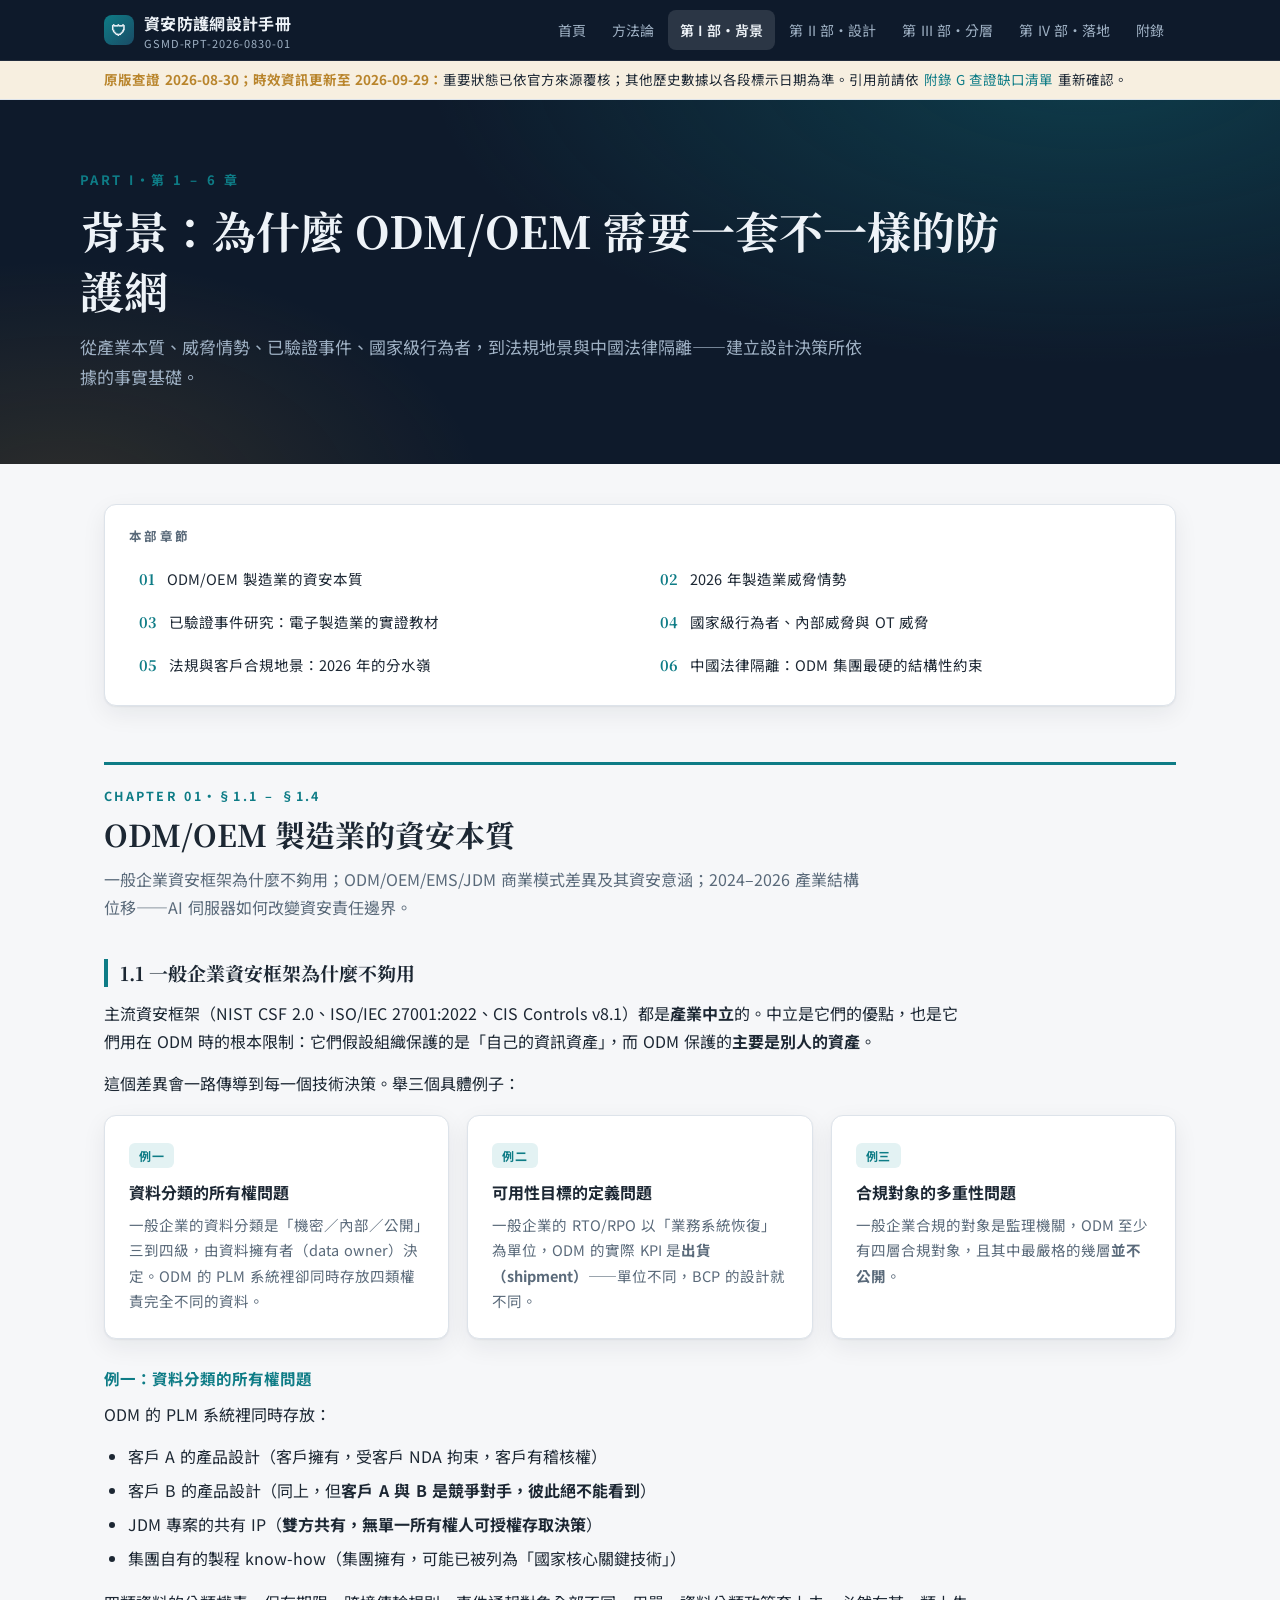
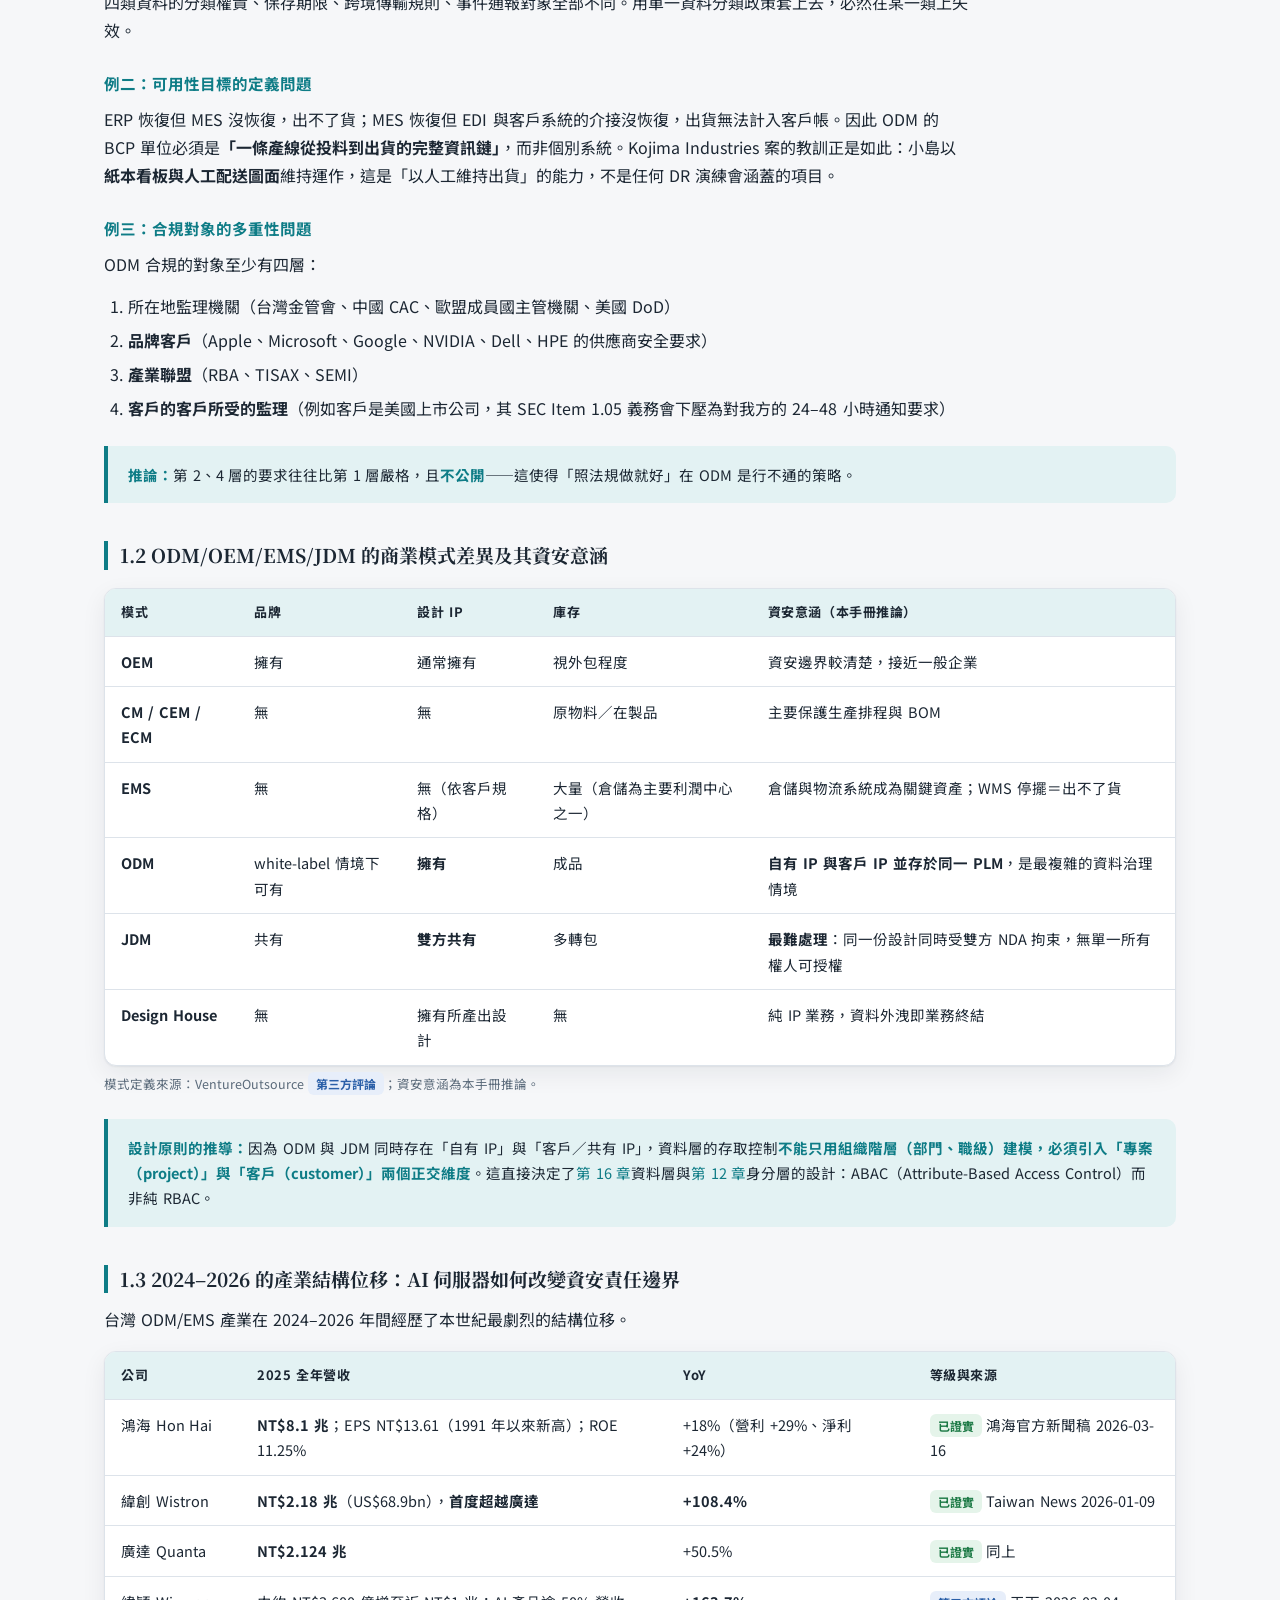
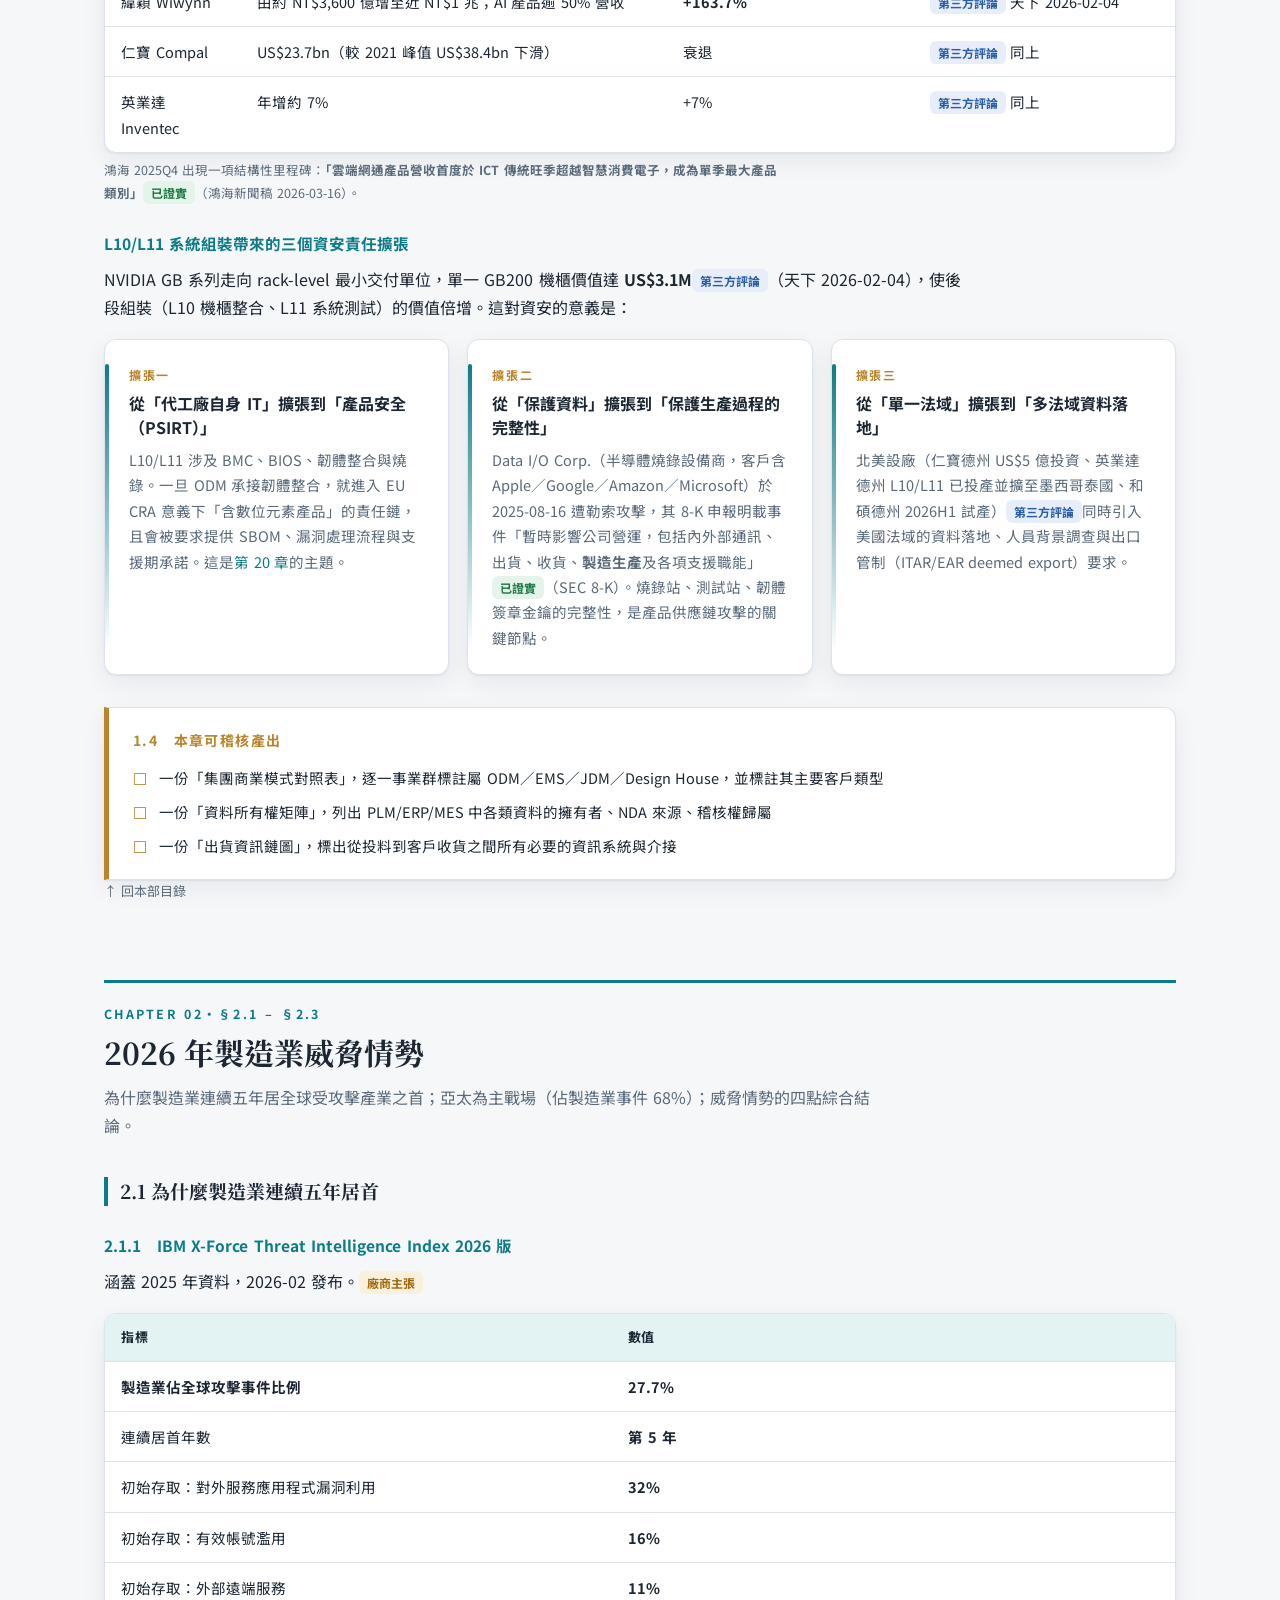
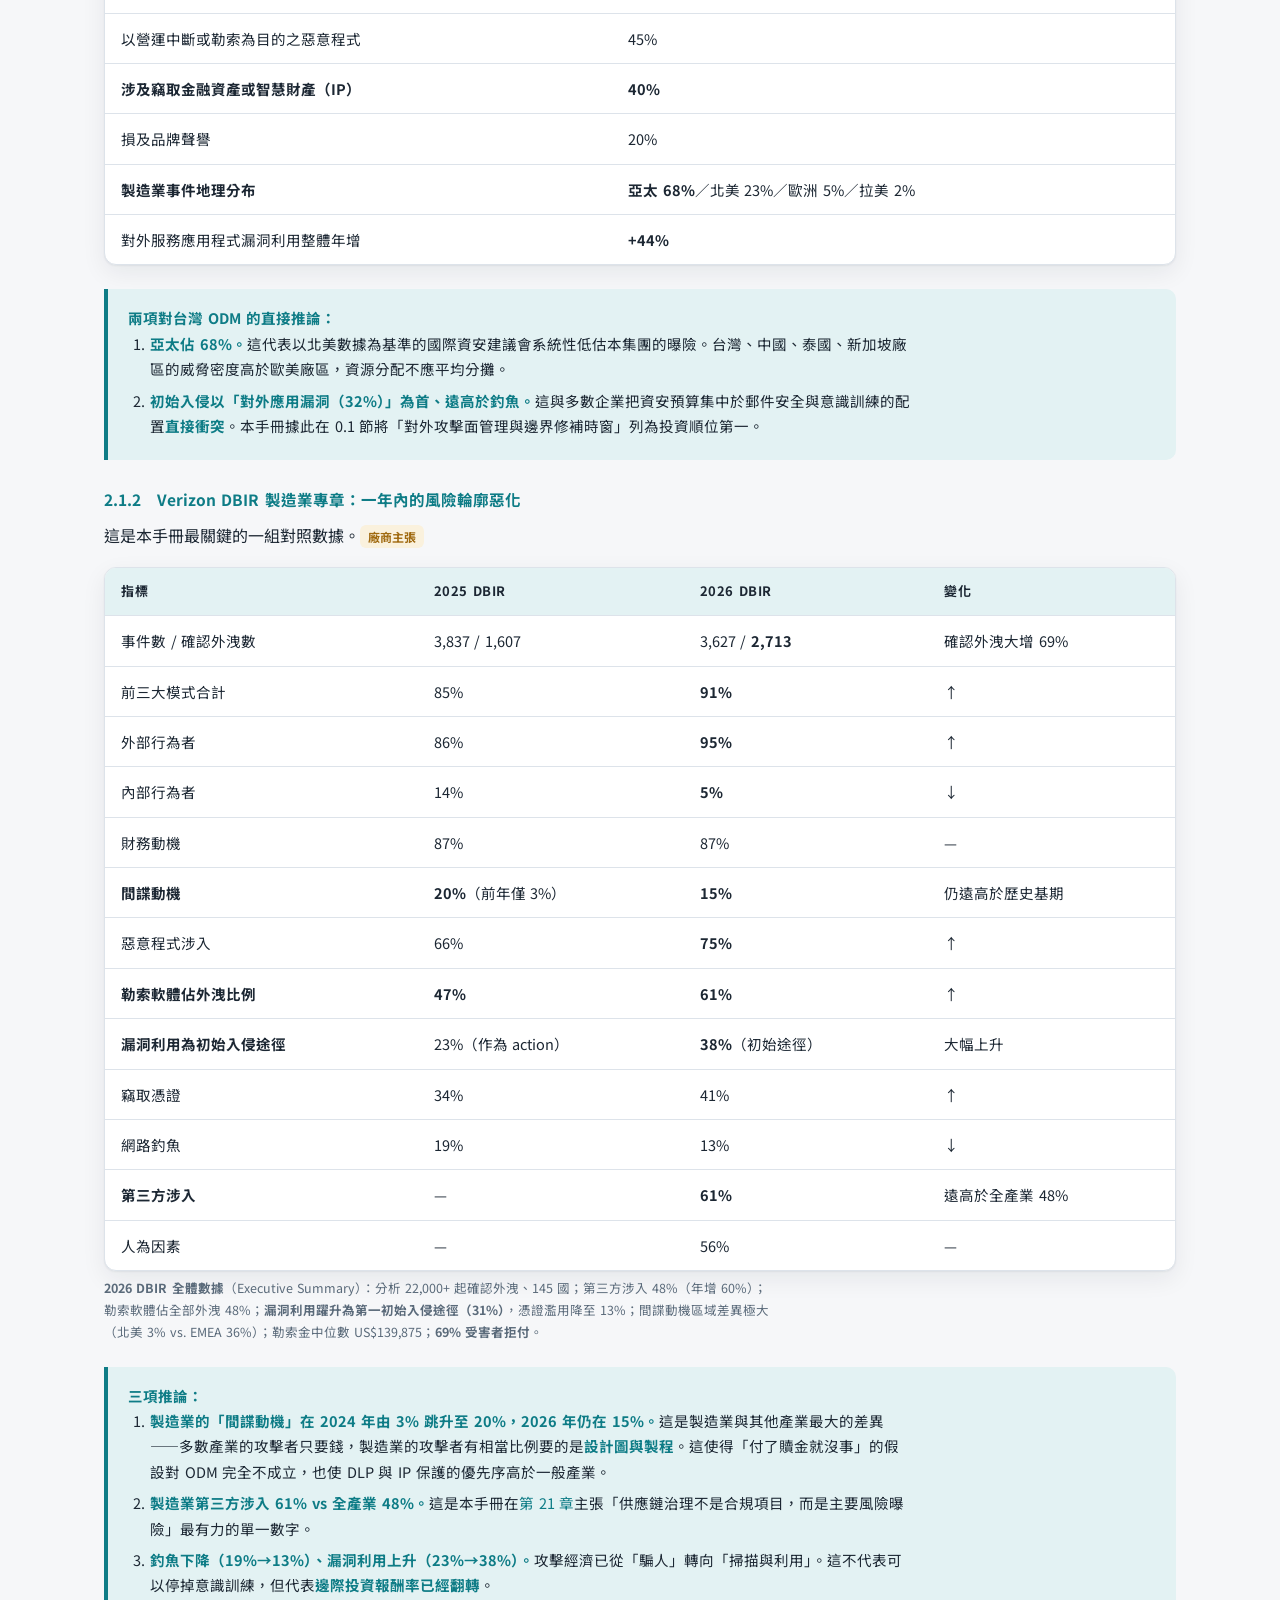
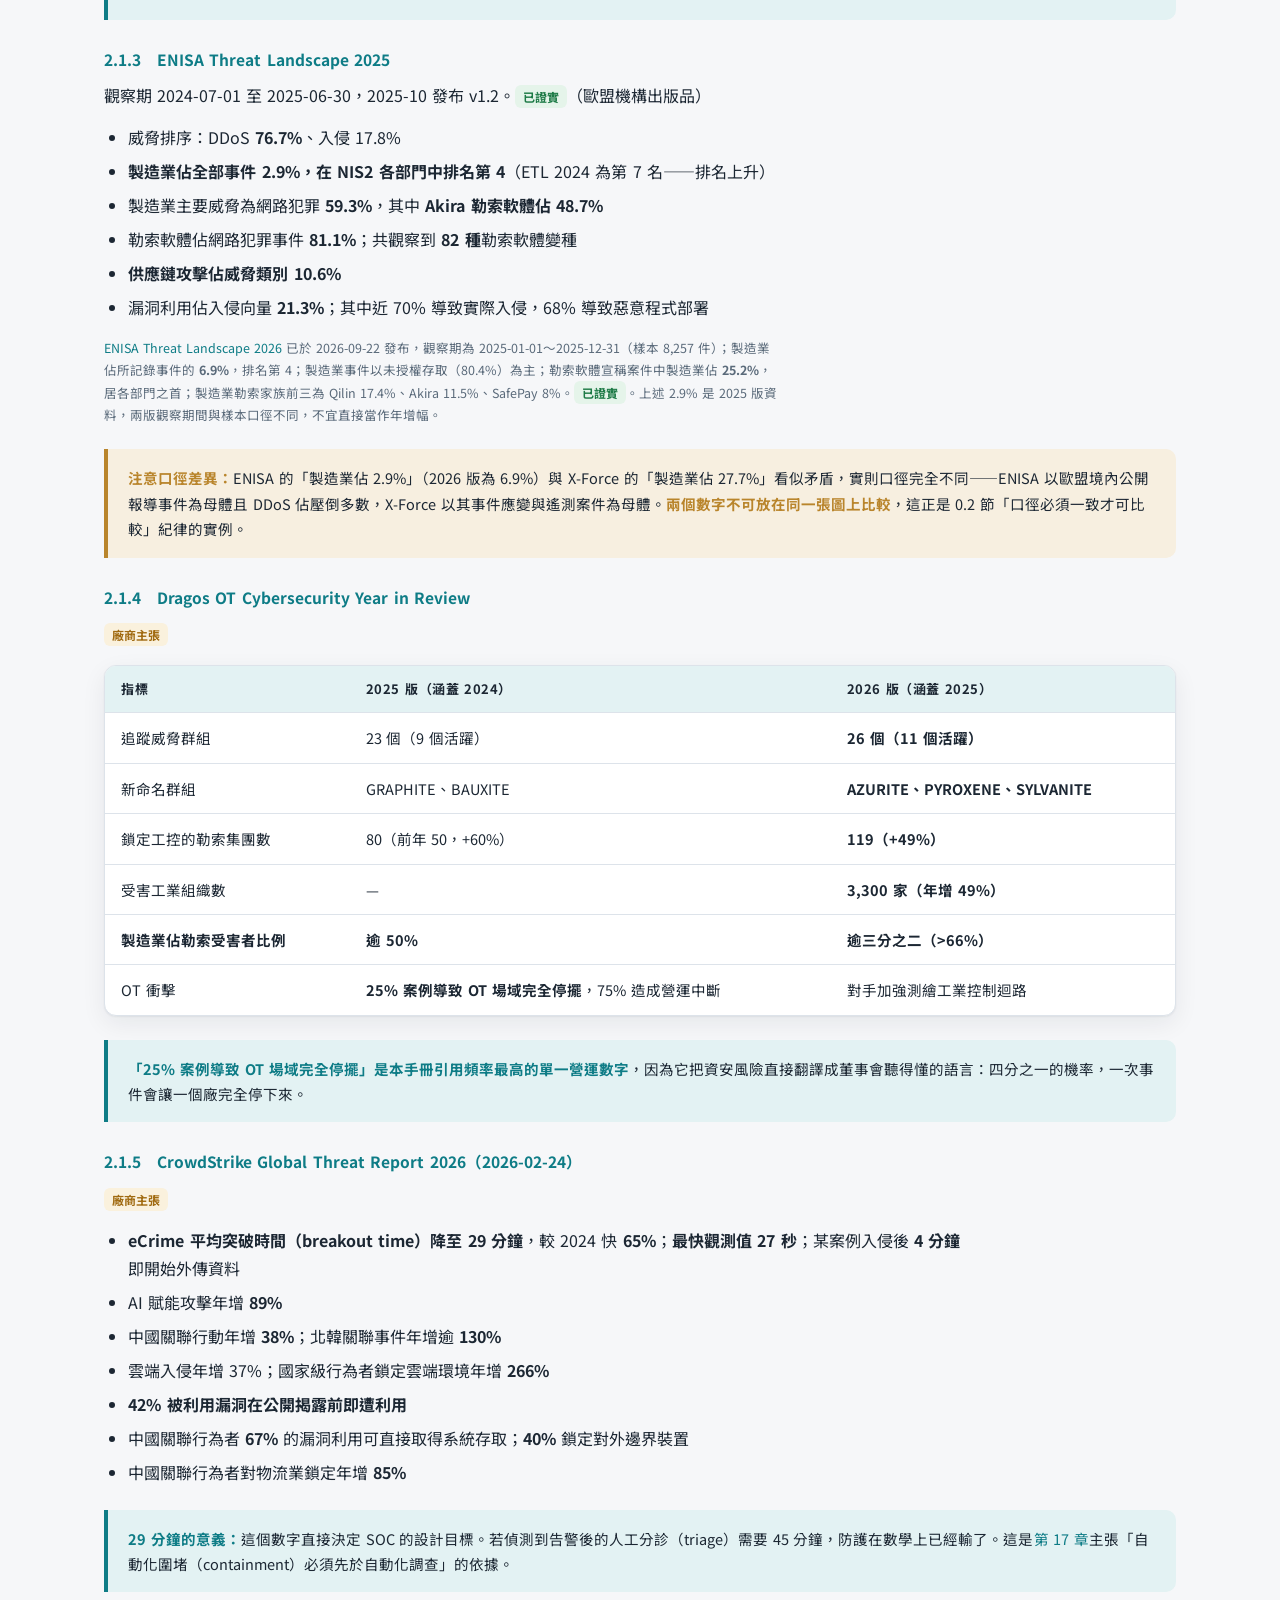
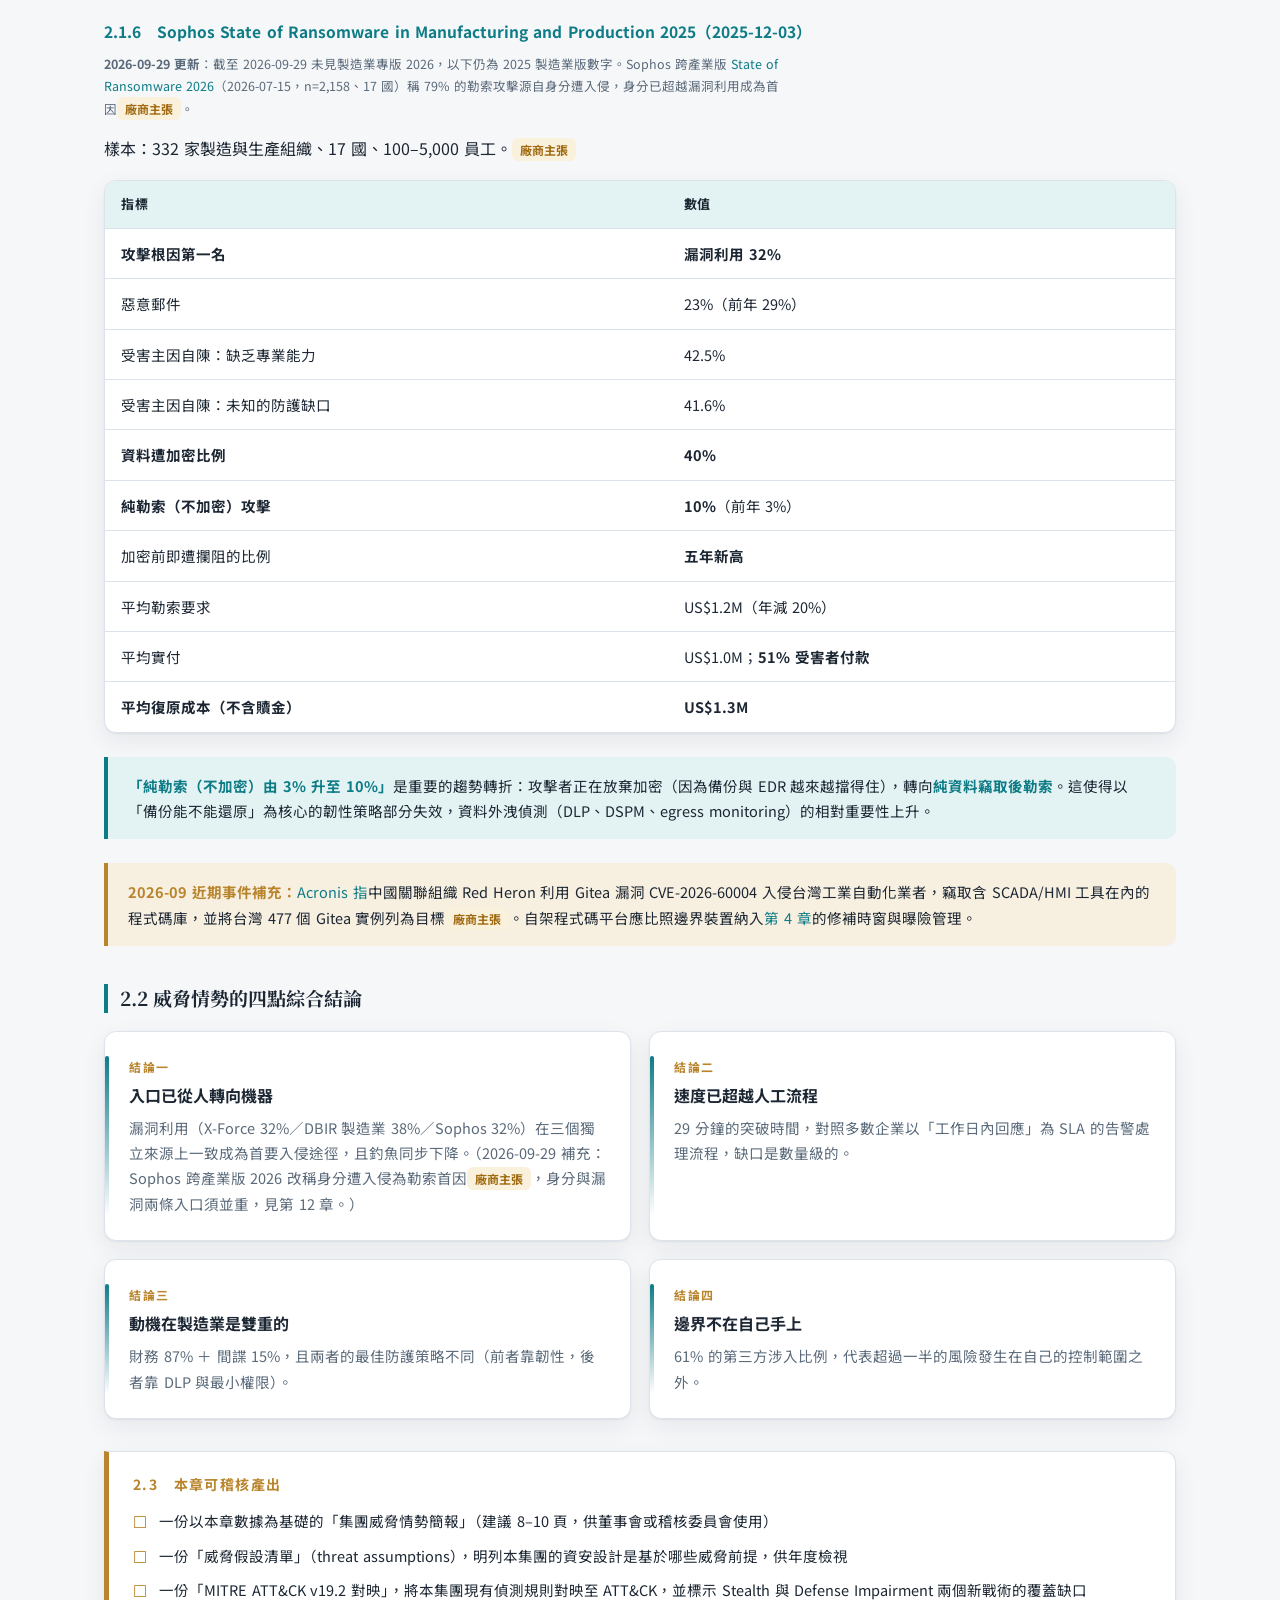
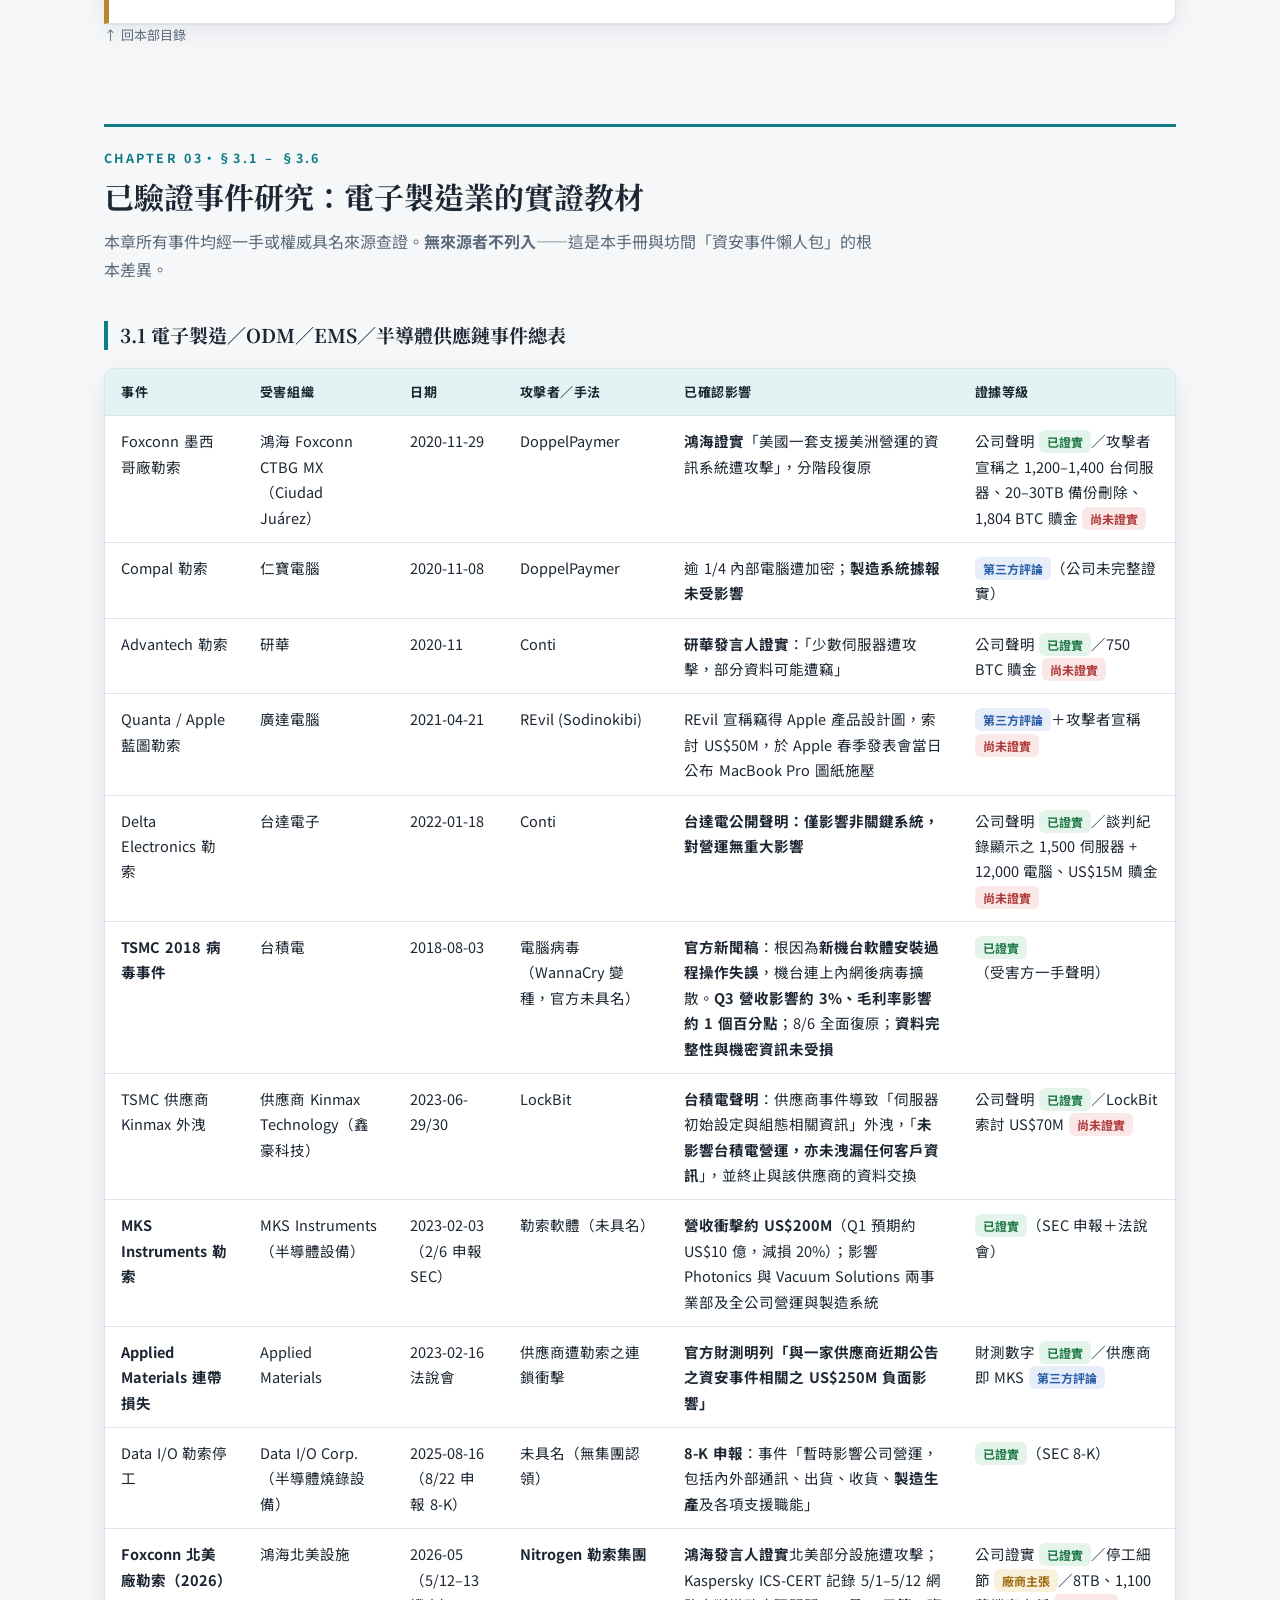
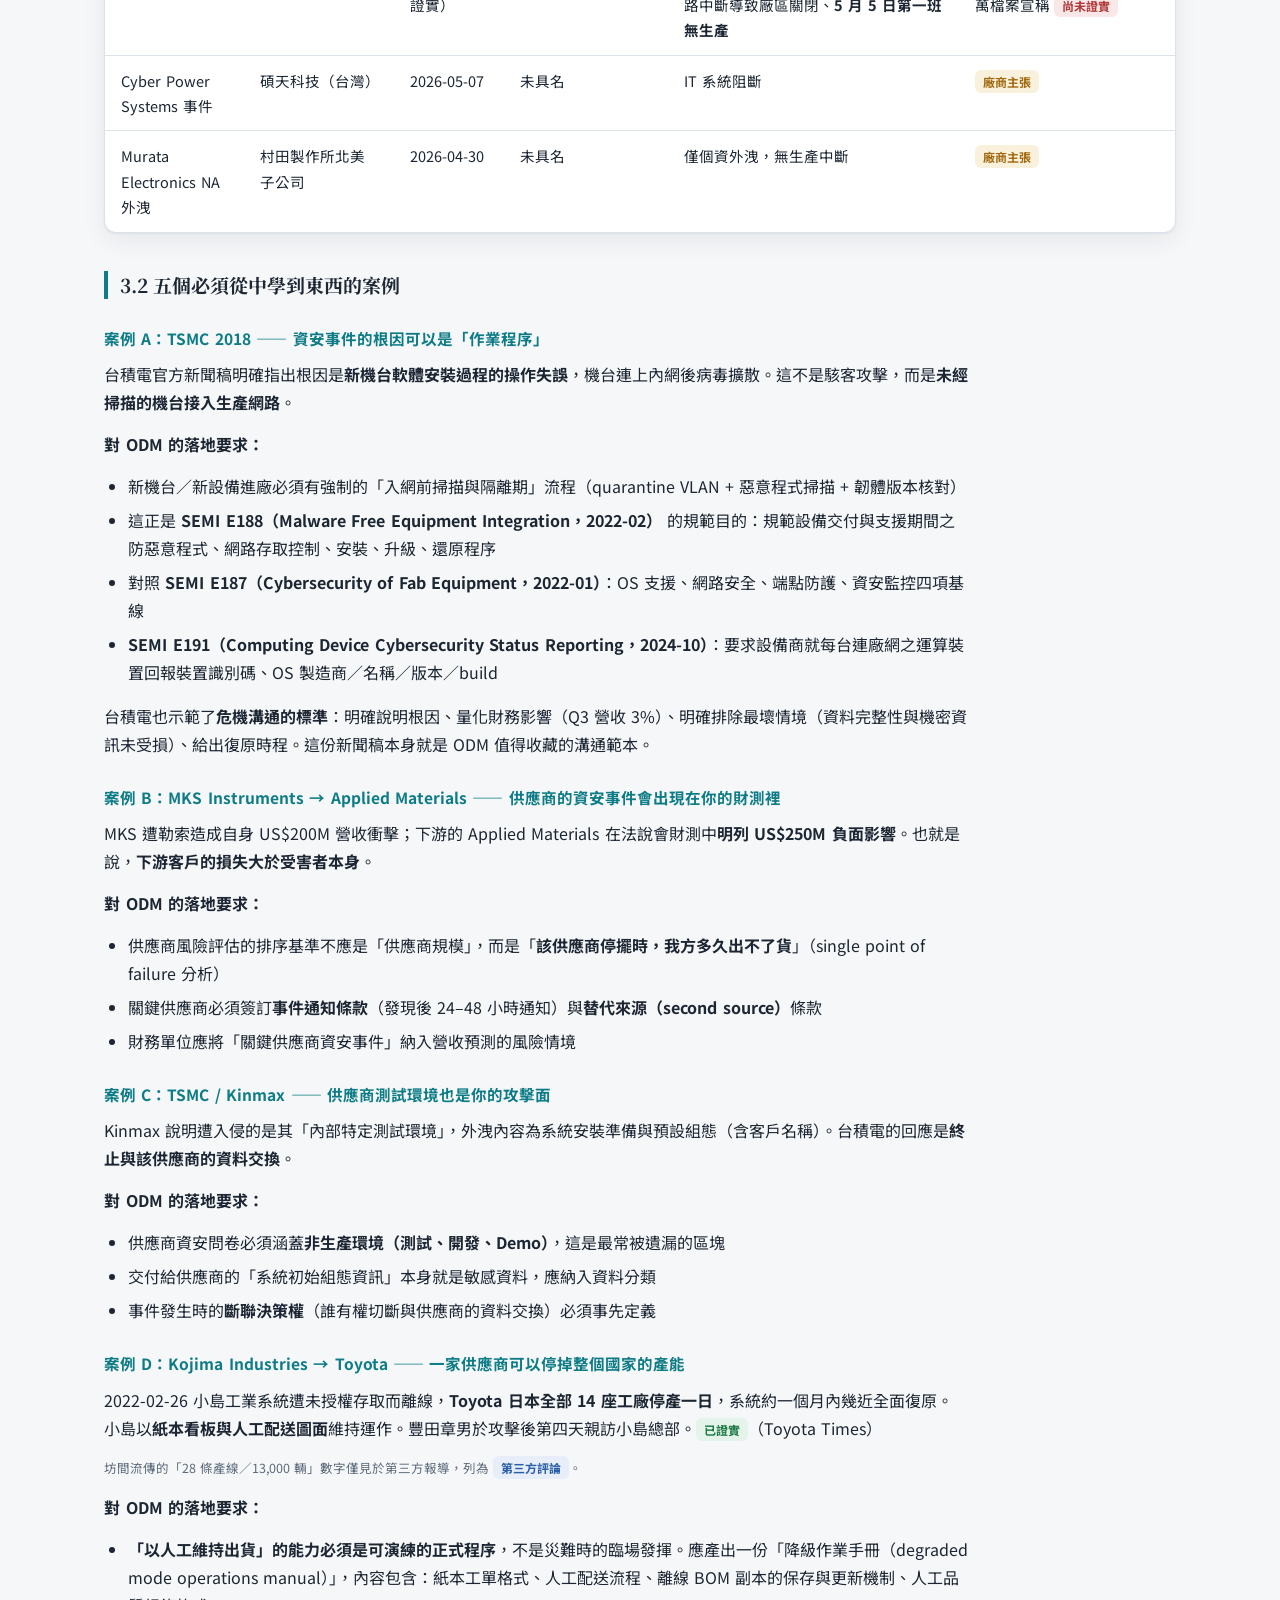
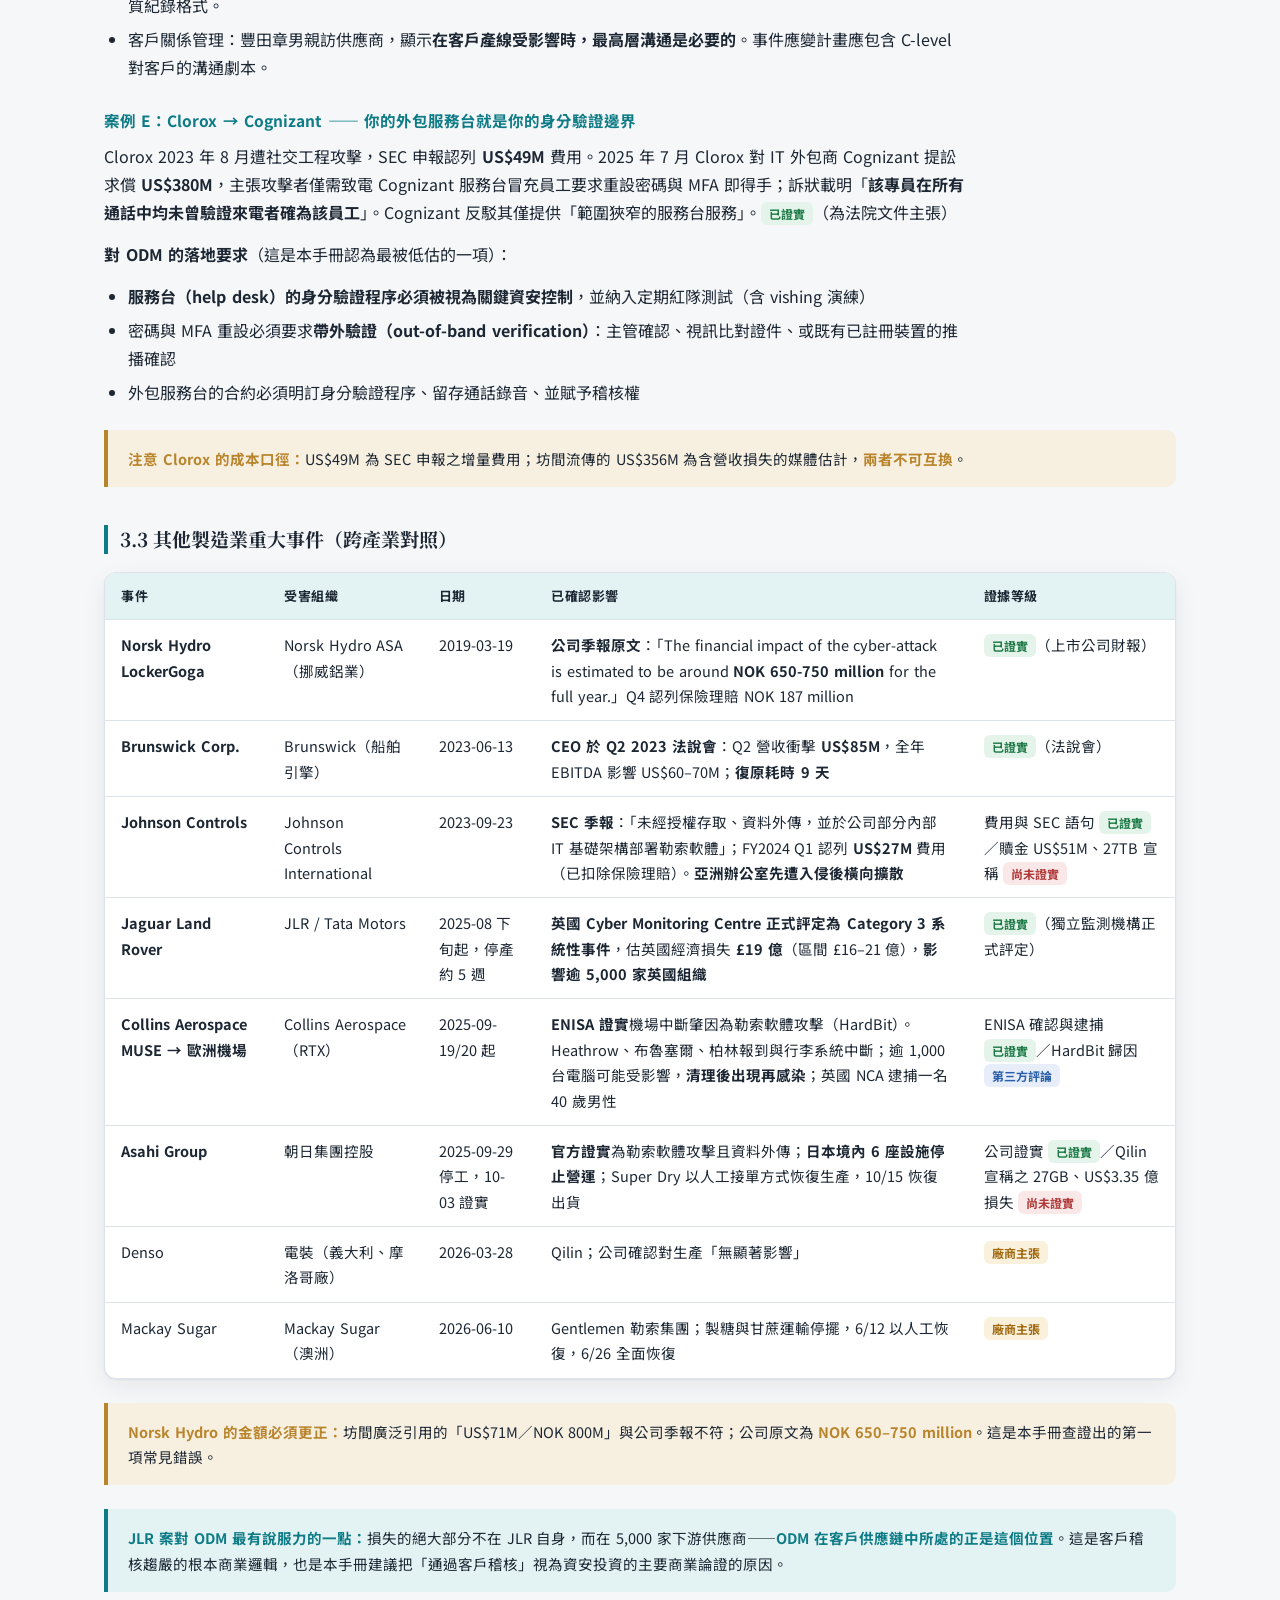
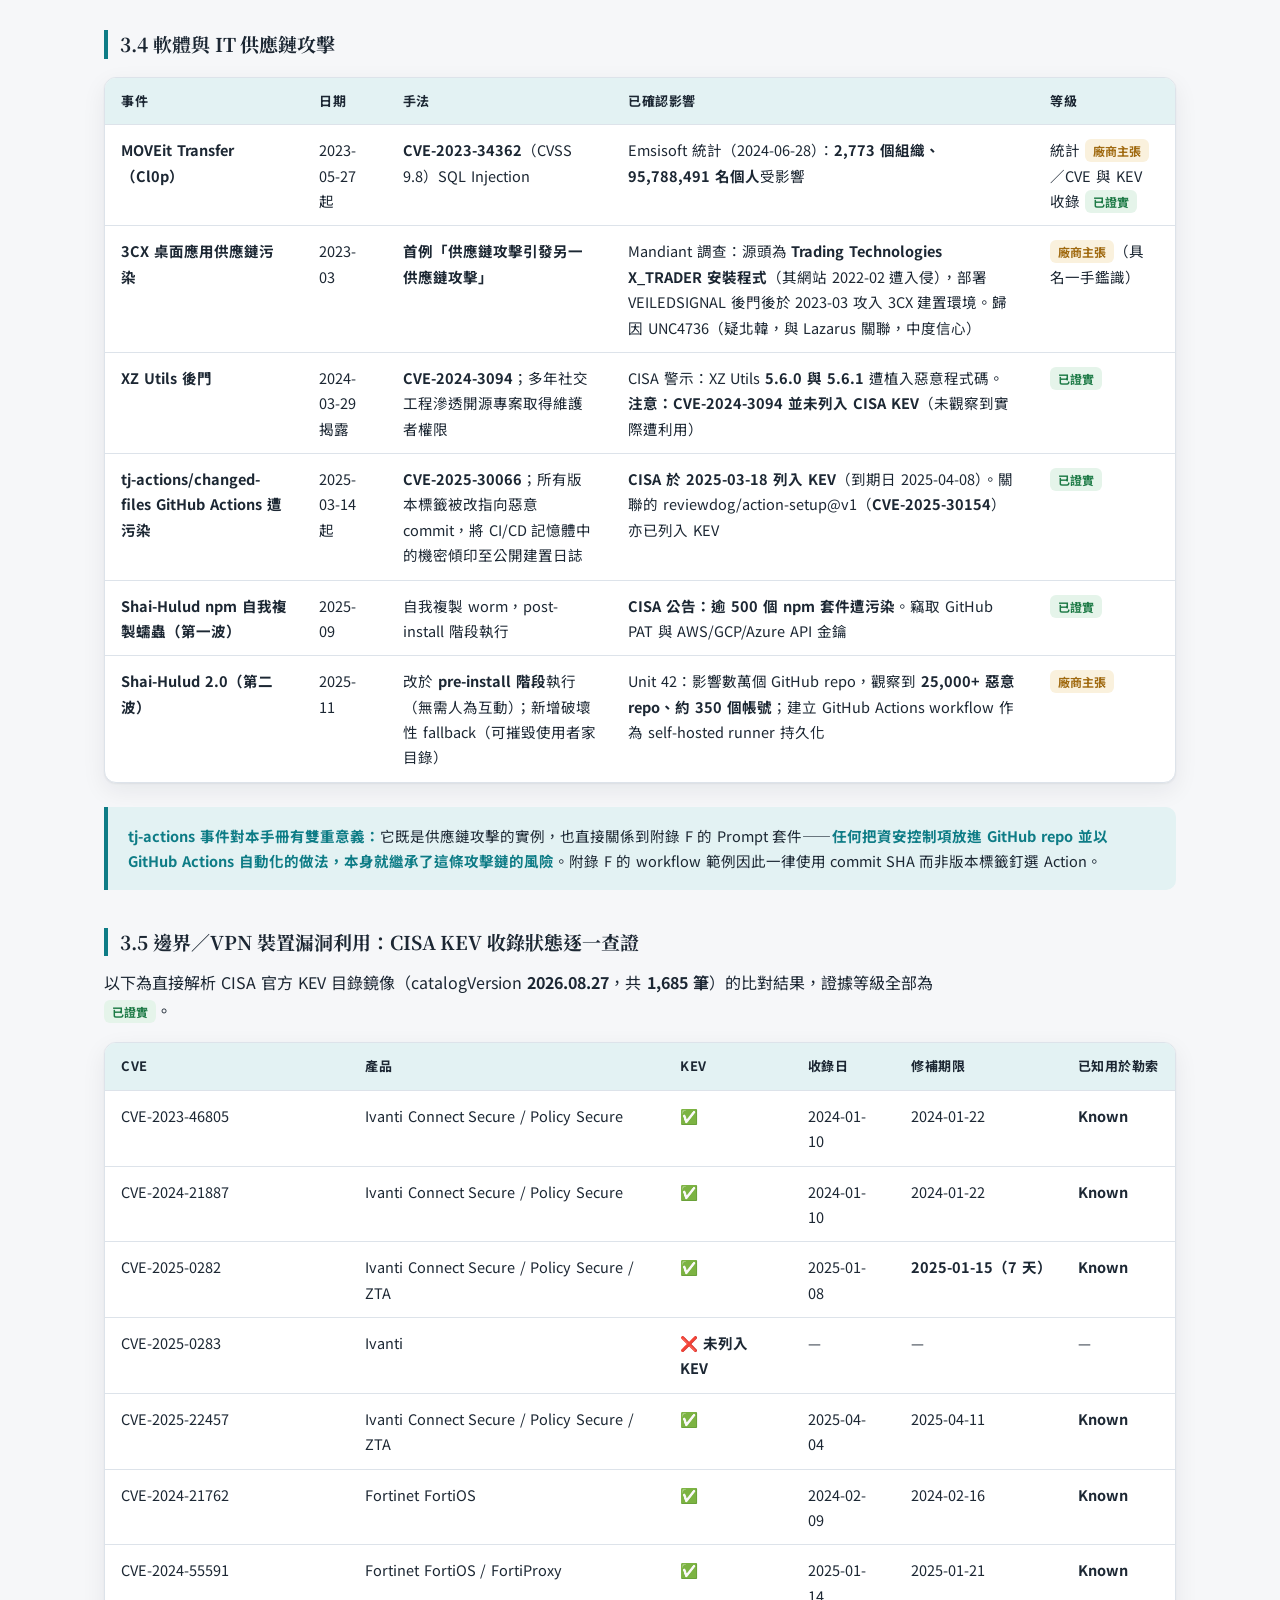
<file: part-1.html>
<!DOCTYPE html>
<html lang="zh-Hant">
<head>
<meta charset="UTF-8">
<meta name="viewport" content="width=device-width, initial-scale=1">
<meta name="robots" content="noindex, nofollow">
<meta http-equiv="Content-Security-Policy" content="default-src 'self'; script-src 'self'; style-src 'self'; font-src 'self'; img-src 'self' data:; base-uri 'self'; form-action 'none'; object-src 'none'">
<title>第 I 部・背景 | 資安防護網設計手冊</title>
<meta name="description" content="第 I 部（第 1–6 章）：ODM/OEM 製造業的資安本質、2026 年威脅情勢、已驗證事件研究、國家級行為者與內部威脅、法規與客戶合規地景、中國法律隔離。">
<link rel="icon" href="assets/favicon.svg" type="image/svg+xml">
<link rel="stylesheet" href="assets/css/main.css">
</head>
<body>
<a class="skip-link" href="#main">跳到主要內容</a>

<header class="site-header">
  <div class="nav-wrap">
    <a class="brand" href="index.html">
      <span class="mark">🛡</span>
      <span>資安防護網設計手冊<small>GSMD-RPT-2026-0830-01</small></span>
    </a>
    <button class="nav-toggle" type="button" aria-expanded="false" aria-controls="site-nav" aria-label="開啟選單">選單 ☰</button>
    <nav class="site-nav" id="site-nav" aria-label="主要導覽">
      <a href="index.html">首頁</a>
      <a href="methodology.html">方法論</a>
      <a href="part-1.html">第 I 部・背景</a>
      <a href="part-2.html">第 II 部・設計</a>
      <a href="part-3.html">第 III 部・分層</a>
      <a href="part-4.html">第 IV 部・落地</a>
      <a href="appendix.html">附錄</a>
    </nav>
  </div>
</header>

<div class="asof-banner" role="note">
  <p><strong>原版查證 2026-08-30；時效資訊更新至 2026-09-29：</strong>重要狀態已依官方來源覆核；其他歷史數據以各段標示日期為準。引用前請依 <a href="appendix.html#appendix-g">附錄 G 查證缺口清單</a> 重新確認。</p>
</div>

<section class="hero page-hero">
  <div class="hero-inner">
    <p class="kicker">Part I・第 1 – 6 章</p>
    <h1>背景：為什麼 ODM/OEM 需要一套不一樣的防護網</h1>
    <p class="subtitle">從產業本質、威脅情勢、已驗證事件、國家級行為者，到法規地景與中國法律隔離——建立設計決策所依據的事實基礎。</p>
  </div>
</section>

<main class="container" id="main" tabindex="-1">

  <nav class="toc" id="toc" aria-label="本頁目錄">
    <h2>本部章節</h2>
    <ol>
      <li><a href="#ch1"><b>01</b><span>ODM/OEM 製造業的資安本質</span></a></li>
      <li><a href="#ch2"><b>02</b><span>2026 年製造業威脅情勢</span></a></li>
      <li><a href="#ch3"><b>03</b><span>已驗證事件研究：電子製造業的實證教材</span></a></li>
      <li><a href="#ch4"><b>04</b><span>國家級行為者、內部威脅與 OT 威脅</span></a></li>
      <li><a href="#ch5"><b>05</b><span>法規與客戶合規地景：2026 年的分水嶺</span></a></li>
      <li><a href="#ch6"><b>06</b><span>中國法律隔離：ODM 集團最硬的結構性約束</span></a></li>
    </ol>
  </nav>

  <!-- ============================== 第 1 章 ============================== -->
  <section class="section prose" id="ch1">
    <div class="chapter-head">
      <p class="kicker">Chapter 01・§1.1 – §1.4</p>
      <h2>ODM/OEM 製造業的資安本質</h2>
      <p class="lead">一般企業資安框架為什麼不夠用；ODM/OEM/EMS/JDM 商業模式差異及其資安意涵；2024–2026 產業結構位移——AI 伺服器如何改變資安責任邊界。</p>
    </div>

    <h3 id="s1-1">1.1 一般企業資安框架為什麼不夠用</h3>
    <p>主流資安框架（NIST CSF 2.0、ISO/IEC 27001:2022、CIS Controls v8.1）都是<strong>產業中立</strong>的。中立是它們的優點，也是它們用在 ODM 時的根本限制：它們假設組織保護的是「自己的資訊資產」，而 ODM 保護的<strong>主要是別人的資產</strong>。</p>
    <p>這個差異會一路傳導到每一個技術決策。舉三個具體例子：</p>

    <div class="grid grid-3">
      <div class="card">
        <span class="chip">例一</span>
        <h3>資料分類的所有權問題</h3>
        <p>一般企業的資料分類是「機密／內部／公開」三到四級，由資料擁有者（data owner）決定。ODM 的 PLM 系統裡卻同時存放四類權責完全不同的資料。</p>
      </div>
      <div class="card">
        <span class="chip">例二</span>
        <h3>可用性目標的定義問題</h3>
        <p>一般企業的 RTO/RPO 以「業務系統恢復」為單位，ODM 的實際 KPI 是<strong>出貨（shipment）</strong>——單位不同，BCP 的設計就不同。</p>
      </div>
      <div class="card">
        <span class="chip">例三</span>
        <h3>合規對象的多重性問題</h3>
        <p>一般企業合規的對象是監理機關，ODM 至少有四層合規對象，且其中最嚴格的幾層<strong>並不公開</strong>。</p>
      </div>
    </div>

    <h4>例一：資料分類的所有權問題</h4>
    <p>ODM 的 PLM 系統裡同時存放：</p>
    <ul>
      <li>客戶 A 的產品設計（客戶擁有，受客戶 NDA 拘束，客戶有稽核權）</li>
      <li>客戶 B 的產品設計（同上，但<strong>客戶 A 與 B 是競爭對手，彼此絕不能看到</strong>）</li>
      <li>JDM 專案的共有 IP（<strong>雙方共有，無單一所有權人可授權存取決策</strong>）</li>
      <li>集團自有的製程 know-how（集團擁有，可能已被列為「國家核心關鍵技術」）</li>
    </ul>
    <p>四類資料的分類權責、保存期限、跨境傳輸規則、事件通報對象全部不同。用單一資料分類政策套上去，必然在某一類上失效。</p>

    <h4>例二：可用性目標的定義問題</h4>
    <p>ERP 恢復但 MES 沒恢復，出不了貨；MES 恢復但 EDI 與客戶系統的介接沒恢復，出貨無法計入客戶帳。因此 ODM 的 BCP 單位必須是<strong>「一條產線從投料到出貨的完整資訊鏈」</strong>，而非個別系統。Kojima Industries 案的教訓正是如此：小島以<strong>紙本看板與人工配送圖面</strong>維持運作，這是「以人工維持出貨」的能力，不是任何 DR 演練會涵蓋的項目。</p>

    <h4>例三：合規對象的多重性問題</h4>
    <p>ODM 合規的對象至少有四層：</p>
    <ol>
      <li>所在地監理機關（台灣金管會、中國 CAC、歐盟成員國主管機關、美國 DoD）</li>
      <li><strong>品牌客戶</strong>（Apple、Microsoft、Google、NVIDIA、Dell、HPE 的供應商安全要求）</li>
      <li><strong>產業聯盟</strong>（RBA、TISAX、SEMI）</li>
      <li><strong>客戶的客戶所受的監理</strong>（例如客戶是美國上市公司，其 SEC Item 1.05 義務會下壓為對我方的 24–48 小時通知要求）</li>
    </ol>
    <div class="notice accent">
      <strong>推論：</strong>第 2、4 層的要求往往比第 1 層嚴格，且<strong>不公開</strong>——這使得「照法規做就好」在 ODM 是行不通的策略。
    </div>

    <h3 id="s1-2">1.2 ODM/OEM/EMS/JDM 的商業模式差異及其資安意涵</h3>
    <div class="table-wrap">
      <table>
        <thead><tr><th scope="col">模式</th><th scope="col">品牌</th><th scope="col">設計 IP</th><th scope="col">庫存</th><th scope="col">資安意涵（本手冊推論）</th></tr></thead>
        <tbody>
          <tr><td><strong>OEM</strong></td><td>擁有</td><td>通常擁有</td><td>視外包程度</td><td>資安邊界較清楚，接近一般企業</td></tr>
          <tr><td><strong>CM / CEM / ECM</strong></td><td>無</td><td>無</td><td>原物料／在製品</td><td>主要保護生產排程與 BOM</td></tr>
          <tr><td><strong>EMS</strong></td><td>無</td><td>無（依客戶規格）</td><td>大量（倉儲為主要利潤中心之一）</td><td>倉儲與物流系統成為關鍵資產；WMS 停擺＝出不了貨</td></tr>
          <tr><td><strong>ODM</strong></td><td>white-label 情境下可有</td><td><strong>擁有</strong></td><td>成品</td><td><strong>自有 IP 與客戶 IP 並存於同一 PLM</strong>，是最複雜的資料治理情境</td></tr>
          <tr><td><strong>JDM</strong></td><td>共有</td><td><strong>雙方共有</strong></td><td>多轉包</td><td><strong>最難處理</strong>：同一份設計同時受雙方 NDA 拘束，無單一所有權人可授權</td></tr>
          <tr><td><strong>Design House</strong></td><td>無</td><td>擁有所產出設計</td><td>無</td><td>純 IP 業務，資料外洩即業務終結</td></tr>
        </tbody>
      </table>
    </div>
    <p class="src-note">模式定義來源：VentureOutsource <span class="ev ev-third">第三方評論</span>；資安意涵為本手冊推論。</p>

    <div class="notice accent">
      <strong>設計原則的推導：</strong>因為 ODM 與 JDM 同時存在「自有 IP」與「客戶／共有 IP」，資料層的存取控制<strong>不能只用組織階層（部門、職級）建模，必須引入「專案（project）」與「客戶（customer）」兩個正交維度</strong>。這直接決定了<a href="part-3.html#ch16">第 16 章</a>資料層與<a href="part-3.html#ch12">第 12 章</a>身分層的設計：ABAC（Attribute-Based Access Control）而非純 RBAC。
    </div>

    <h3 id="s1-3">1.3 2024–2026 的產業結構位移：AI 伺服器如何改變資安責任邊界</h3>
    <p>台灣 ODM/EMS 產業在 2024–2026 年間經歷了本世紀最劇烈的結構位移。</p>
    <div class="table-wrap">
      <table>
        <thead><tr><th scope="col">公司</th><th scope="col">2025 全年營收</th><th scope="col">YoY</th><th scope="col">等級與來源</th></tr></thead>
        <tbody>
          <tr><td>鴻海 Hon Hai</td><td><strong>NT$8.1 兆</strong>；EPS NT$13.61（1991 年以來新高）；ROE 11.25%</td><td>+18%（營利 +29%、淨利 +24%）</td><td><span class="ev ev-verified">已證實</span> 鴻海官方新聞稿 2026-03-16</td></tr>
          <tr><td>緯創 Wistron</td><td><strong>NT$2.18 兆</strong>（US$68.9bn），<strong>首度超越廣達</strong></td><td><strong>+108.4%</strong></td><td><span class="ev ev-verified">已證實</span> Taiwan News 2026-01-09</td></tr>
          <tr><td>廣達 Quanta</td><td><strong>NT$2.124 兆</strong></td><td>+50.5%</td><td><span class="ev ev-verified">已證實</span> 同上</td></tr>
          <tr><td>緯穎 Wiwynn</td><td>由約 NT$3,600 億增至近 NT$1 兆；AI 產品逾 50% 營收</td><td><strong>+163.7%</strong></td><td><span class="ev ev-third">第三方評論</span> 天下 2026-02-04</td></tr>
          <tr><td>仁寶 Compal</td><td>US$23.7bn（較 2021 峰值 US$38.4bn 下滑）</td><td>衰退</td><td><span class="ev ev-third">第三方評論</span> 同上</td></tr>
          <tr><td>英業達 Inventec</td><td>年增約 7%</td><td>+7%</td><td><span class="ev ev-third">第三方評論</span> 同上</td></tr>
        </tbody>
      </table>
    </div>
    <p class="src-note">鴻海 2025Q4 出現一項結構性里程碑：<strong>「雲端網通產品營收首度於 ICT 傳統旺季超越智慧消費電子，成為單季最大產品類別」</strong><span class="ev ev-verified">已證實</span>（鴻海新聞稿 2026-03-16）。</p>

    <h4>L10/L11 系統組裝帶來的三個資安責任擴張</h4>
    <p>NVIDIA GB 系列走向 rack-level 最小交付單位，單一 GB200 機櫃價值達 <strong>US$3.1M</strong><span class="ev ev-third">第三方評論</span>（天下 2026-02-04），使後段組裝（L10 機櫃整合、L11 系統測試）的價值倍增。這對資安的意義是：</p>
    <div class="grid grid-3">
      <div class="card finding">
        <div class="no">擴張一</div>
        <h3>從「代工廠自身 IT」擴張到「產品安全（PSIRT）」</h3>
        <p>L10/L11 涉及 BMC、BIOS、韌體整合與燒錄。一旦 ODM 承接韌體整合，就進入 EU CRA 意義下「含數位元素產品」的責任鏈，且會被要求提供 SBOM、漏洞處理流程與支援期承諾。這是<a href="part-3.html#ch20">第 20 章</a>的主題。</p>
      </div>
      <div class="card finding">
        <div class="no">擴張二</div>
        <h3>從「保護資料」擴張到「保護生產過程的完整性」</h3>
        <p>Data I/O Corp.（半導體燒錄設備商，客戶含 Apple／Google／Amazon／Microsoft）於 2025-08-16 遭勒索攻擊，其 8-K 申報明載事件「暫時影響公司營運，包括內外部通訊、出貨、收貨、<strong>製造生產</strong>及各項支援職能」<span class="ev ev-verified">已證實</span>（SEC 8-K）。燒錄站、測試站、韌體簽章金鑰的完整性，是產品供應鏈攻擊的關鍵節點。</p>
      </div>
      <div class="card finding">
        <div class="no">擴張三</div>
        <h3>從「單一法域」擴張到「多法域資料落地」</h3>
        <p>北美設廠（仁寶德州 US$5 億投資、英業達德州 L10/L11 已投產並擴至墨西哥泰國、和碩德州 2026H1 試產）<span class="ev ev-third">第三方評論</span>同時引入美國法域的資料落地、人員背景調查與出口管制（ITAR/EAR deemed export）要求。</p>
      </div>
    </div>

    <div class="deliverables">
      <h4 id="s1-4">1.4　本章可稽核產出</h4>
      <ul>
        <li>一份「集團商業模式對照表」，逐一事業群標註屬 ODM／EMS／JDM／Design House，並標註其主要客戶類型</li>
        <li>一份「資料所有權矩陣」，列出 PLM/ERP/MES 中各類資料的擁有者、NDA 來源、稽核權歸屬</li>
        <li>一份「出貨資訊鏈圖」，標出從投料到客戶收貨之間所有必要的資訊系統與介接</li>
      </ul>
    </div>
    <p class="to-top"><a href="#toc">↑ 回本部目錄</a></p>
  </section>

  <!-- ============================== 第 2 章 ============================== -->
  <section class="section prose" id="ch2">
    <div class="chapter-head">
      <p class="kicker">Chapter 02・§2.1 – §2.3</p>
      <h2>2026 年製造業威脅情勢</h2>
      <p class="lead">為什麼製造業連續五年居全球受攻擊產業之首；亞太為主戰場（佔製造業事件 68%）；威脅情勢的四點綜合結論。</p>
    </div>

    <h3 id="s2-1">2.1 為什麼製造業連續五年居首</h3>

    <h4 id="s2-1-1">2.1.1　IBM X-Force Threat Intelligence Index 2026 版</h4>
    <p>涵蓋 2025 年資料，2026-02 發布。<span class="ev ev-vendor">廠商主張</span></p>
    <div class="table-wrap">
      <table>
        <thead><tr><th scope="col">指標</th><th scope="col">數值</th></tr></thead>
        <tbody>
          <tr><td><strong>製造業佔全球攻擊事件比例</strong></td><td><strong>27.7%</strong></td></tr>
          <tr><td>連續居首年數</td><td><strong>第 5 年</strong></td></tr>
          <tr><td>初始存取：對外服務應用程式漏洞利用</td><td><strong>32%</strong></td></tr>
          <tr><td>初始存取：有效帳號濫用</td><td><strong>16%</strong></td></tr>
          <tr><td>初始存取：外部遠端服務</td><td><strong>11%</strong></td></tr>
          <tr><td>以營運中斷或勒索為目的之惡意程式</td><td>45%</td></tr>
          <tr><td><strong>涉及竊取金融資產或智慧財產（IP）</strong></td><td><strong>40%</strong></td></tr>
          <tr><td>損及品牌聲譽</td><td>20%</td></tr>
          <tr><td><strong>製造業事件地理分布</strong></td><td><strong>亞太 68%</strong>／北美 23%／歐洲 5%／拉美 2%</td></tr>
          <tr><td>對外服務應用程式漏洞利用整體年增</td><td><strong>+44%</strong></td></tr>
        </tbody>
      </table>
    </div>
    <div class="notice accent">
      <strong>兩項對台灣 ODM 的直接推論：</strong>
      <ol>
        <li><strong>亞太佔 68%。</strong>這代表以北美數據為基準的國際資安建議會系統性低估本集團的曝險。台灣、中國、泰國、新加坡廠區的威脅密度高於歐美廠區，資源分配不應平均分攤。</li>
        <li><strong>初始入侵以「對外應用漏洞（32%）」為首、遠高於釣魚。</strong>這與多數企業把資安預算集中於郵件安全與意識訓練的配置<strong>直接衝突</strong>。本手冊據此在 0.1 節將「對外攻擊面管理與邊界修補時窗」列為投資順位第一。</li>
      </ol>
    </div>

    <h4 id="s2-1-2">2.1.2　Verizon DBIR 製造業專章：一年內的風險輪廓惡化</h4>
    <p>這是本手冊最關鍵的一組對照數據。<span class="ev ev-vendor">廠商主張</span></p>
    <div class="table-wrap">
      <table>
        <thead><tr><th scope="col">指標</th><th scope="col">2025 DBIR</th><th scope="col">2026 DBIR</th><th scope="col">變化</th></tr></thead>
        <tbody>
          <tr><td>事件數 / 確認外洩數</td><td>3,837 / 1,607</td><td>3,627 / <strong>2,713</strong></td><td>確認外洩大增 69%</td></tr>
          <tr><td>前三大模式合計</td><td>85%</td><td><strong>91%</strong></td><td>↑</td></tr>
          <tr><td>外部行為者</td><td>86%</td><td><strong>95%</strong></td><td>↑</td></tr>
          <tr><td>內部行為者</td><td>14%</td><td><strong>5%</strong></td><td>↓</td></tr>
          <tr><td>財務動機</td><td>87%</td><td>87%</td><td>—</td></tr>
          <tr><td><strong>間諜動機</strong></td><td><strong>20%</strong>（前年僅 3%）</td><td><strong>15%</strong></td><td>仍遠高於歷史基期</td></tr>
          <tr><td>惡意程式涉入</td><td>66%</td><td><strong>75%</strong></td><td>↑</td></tr>
          <tr><td><strong>勒索軟體佔外洩比例</strong></td><td><strong>47%</strong></td><td><strong>61%</strong></td><td>↑</td></tr>
          <tr><td><strong>漏洞利用為初始入侵途徑</strong></td><td>23%（作為 action）</td><td><strong>38%</strong>（初始途徑）</td><td>大幅上升</td></tr>
          <tr><td>竊取憑證</td><td>34%</td><td>41%</td><td>↑</td></tr>
          <tr><td>網路釣魚</td><td>19%</td><td>13%</td><td>↓</td></tr>
          <tr><td><strong>第三方涉入</strong></td><td>—</td><td><strong>61%</strong></td><td>遠高於全產業 48%</td></tr>
          <tr><td>人為因素</td><td>—</td><td>56%</td><td>—</td></tr>
        </tbody>
      </table>
    </div>
    <p class="src-note"><strong>2026 DBIR 全體數據</strong>（Executive Summary）：分析 22,000+ 起確認外洩、145 國；第三方涉入 48%（年增 60%）；勒索軟體佔全部外洩 48%；<strong>漏洞利用躍升為第一初始入侵途徑（31%）</strong>，憑證濫用降至 13%；間諜動機區域差異極大（北美 3% vs. EMEA 36%）；勒索金中位數 US$139,875；<strong>69% 受害者拒付</strong>。</p>
    <div class="notice accent">
      <strong>三項推論：</strong>
      <ol>
        <li><strong>製造業的「間諜動機」在 2024 年由 3% 跳升至 20%，2026 年仍在 15%。</strong>這是製造業與其他產業最大的差異——多數產業的攻擊者只要錢，製造業的攻擊者有相當比例要的是<strong>設計圖與製程</strong>。這使得「付了贖金就沒事」的假設對 ODM 完全不成立，也使 DLP 與 IP 保護的優先序高於一般產業。</li>
        <li><strong>製造業第三方涉入 61% vs 全產業 48%。</strong>這是本手冊在<a href="part-3.html#ch21">第 21 章</a>主張「供應鏈治理不是合規項目，而是主要風險曝險」最有力的單一數字。</li>
        <li><strong>釣魚下降（19%→13%）、漏洞利用上升（23%→38%）。</strong>攻擊經濟已從「騙人」轉向「掃描與利用」。這不代表可以停掉意識訓練，但代表<strong>邊際投資報酬率已經翻轉</strong>。</li>
      </ol>
    </div>

    <h4 id="s2-1-3">2.1.3　ENISA Threat Landscape 2025</h4>
    <p>觀察期 2024-07-01 至 2025-06-30，2025-10 發布 v1.2。<span class="ev ev-verified">已證實</span>（歐盟機構出版品）</p>
    <ul>
      <li>威脅排序：DDoS <strong>76.7%</strong>、入侵 17.8%</li>
      <li><strong>製造業佔全部事件 2.9%，在 NIS2 各部門中排名第 4</strong>（ETL 2024 為第 7 名——排名上升）</li>
      <li>製造業主要威脅為網路犯罪 <strong>59.3%</strong>，其中 <strong>Akira 勒索軟體佔 48.7%</strong></li>
      <li>勒索軟體佔網路犯罪事件 <strong>81.1%</strong>；共觀察到 <strong>82 種</strong>勒索軟體變種</li>
      <li><strong>供應鏈攻擊佔威脅類別 10.6%</strong></li>
      <li>漏洞利用佔入侵向量 <strong>21.3%</strong>；其中近 70% 導致實際入侵，68% 導致惡意程式部署</li>
    </ul>
    <p class="src-note"><a href="https://www.enisa.europa.eu/publications/enisa-threat-landscape-2026" rel="noopener" target="_blank">ENISA Threat Landscape 2026</a> 已於 2026-09-22 發布，觀察期為 2025-01-01～2025-12-31（樣本 8,257 件）；製造業佔所記錄事件的 <strong>6.9%</strong>，排名第 4；製造業事件以未授權存取（80.4%）為主；勒索軟體宣稱案件中製造業佔 <strong>25.2%</strong>，居各部門之首；製造業勒索家族前三為 Qilin 17.4%、Akira 11.5%、SafePay 8%。<span class="ev ev-verified">已證實</span>。上述 2.9% 是 2025 版資料，兩版觀察期間與樣本口徑不同，不宜直接當作年增幅。</p>
    <div class="notice">
      <strong>注意口徑差異：</strong>ENISA 的「製造業佔 2.9%」（2026 版為 6.9%）與 X-Force 的「製造業佔 27.7%」看似矛盾，實則口徑完全不同——ENISA 以歐盟境內公開報導事件為母體且 DDoS 佔壓倒多數，X-Force 以其事件應變與遙測案件為母體。<strong>兩個數字不可放在同一張圖上比較</strong>，這正是 0.2 節「口徑必須一致才可比較」紀律的實例。
    </div>

    <h4 id="s2-1-4">2.1.4　Dragos OT Cybersecurity Year in Review</h4>
    <p><span class="ev ev-vendor">廠商主張</span></p>
    <div class="table-wrap">
      <table>
        <thead><tr><th scope="col">指標</th><th scope="col">2025 版（涵蓋 2024）</th><th scope="col">2026 版（涵蓋 2025）</th></tr></thead>
        <tbody>
          <tr><td>追蹤威脅群組</td><td>23 個（9 個活躍）</td><td><strong>26 個（11 個活躍）</strong></td></tr>
          <tr><td>新命名群組</td><td>GRAPHITE、BAUXITE</td><td><strong>AZURITE、PYROXENE、SYLVANITE</strong></td></tr>
          <tr><td>鎖定工控的勒索集團數</td><td>80（前年 50，+60%）</td><td><strong>119（+49%）</strong></td></tr>
          <tr><td>受害工業組織數</td><td>—</td><td><strong>3,300 家（年增 49%）</strong></td></tr>
          <tr><td><strong>製造業佔勒索受害者比例</strong></td><td><strong>逾 50%</strong></td><td><strong>逾三分之二（&gt;66%）</strong></td></tr>
          <tr><td>OT 衝擊</td><td><strong>25% 案例導致 OT 場域完全停擺</strong>，75% 造成營運中斷</td><td>對手加強測繪工業控制迴路</td></tr>
        </tbody>
      </table>
    </div>
    <div class="notice accent">
      <strong>「25% 案例導致 OT 場域完全停擺」是本手冊引用頻率最高的單一營運數字</strong>，因為它把資安風險直接翻譯成董事會聽得懂的語言：四分之一的機率，一次事件會讓一個廠完全停下來。
    </div>

    <h4 id="s2-1-5">2.1.5　CrowdStrike Global Threat Report 2026（2026-02-24）</h4>
    <p><span class="ev ev-vendor">廠商主張</span></p>
    <ul>
      <li><strong>eCrime 平均突破時間（breakout time）降至 29 分鐘</strong>，較 2024 快 <strong>65%</strong>；<strong>最快觀測值 27 秒</strong>；某案例入侵後 <strong>4 分鐘</strong>即開始外傳資料</li>
      <li>AI 賦能攻擊年增 <strong>89%</strong></li>
      <li>中國關聯行動年增 <strong>38%</strong>；北韓關聯事件年增逾 <strong>130%</strong></li>
      <li>雲端入侵年增 37%；國家級行為者鎖定雲端環境年增 <strong>266%</strong></li>
      <li><strong>42% 被利用漏洞在公開揭露前即遭利用</strong></li>
      <li>中國關聯行為者 <strong>67%</strong> 的漏洞利用可直接取得系統存取；<strong>40%</strong> 鎖定對外邊界裝置</li>
      <li>中國關聯行為者對物流業鎖定年增 <strong>85%</strong></li>
    </ul>
    <div class="notice accent">
      <strong>29 分鐘的意義：</strong>這個數字直接決定 SOC 的設計目標。若偵測到告警後的人工分診（triage）需要 45 分鐘，防護在數學上已經輸了。這是<a href="part-3.html#ch17">第 17 章</a>主張「自動化圍堵（containment）必須先於自動化調查」的依據。
    </div>

    <h4 id="s2-1-6">2.1.6　Sophos State of Ransomware in Manufacturing and Production 2025（2025-12-03）</h4>
    <p class="src-note"><strong>2026-09-29 更新</strong>：截至 2026-09-29 未見製造業專版 2026，以下仍為 2025 製造業版數字。Sophos 跨產業版 <a href="https://www.sophos.com/en-us/content/state-of-ransomware" rel="noopener" target="_blank">State of Ransomware 2026</a>（2026-07-15，n=2,158、17 國）稱 79% 的勒索攻擊源自身分遭入侵，身分已超越漏洞利用成為首因<span class="ev ev-vendor">廠商主張</span>。</p>
    <p>樣本：332 家製造與生產組織、17 國、100–5,000 員工。<span class="ev ev-vendor">廠商主張</span></p>
    <div class="table-wrap">
      <table>
        <thead><tr><th scope="col">指標</th><th scope="col">數值</th></tr></thead>
        <tbody>
          <tr><td><strong>攻擊根因第一名</strong></td><td><strong>漏洞利用 32%</strong></td></tr>
          <tr><td>惡意郵件</td><td>23%（前年 29%）</td></tr>
          <tr><td>受害主因自陳：缺乏專業能力</td><td>42.5%</td></tr>
          <tr><td>受害主因自陳：未知的防護缺口</td><td>41.6%</td></tr>
          <tr><td><strong>資料遭加密比例</strong></td><td><strong>40%</strong></td></tr>
          <tr><td><strong>純勒索（不加密）攻擊</strong></td><td><strong>10%</strong>（前年 3%）</td></tr>
          <tr><td>加密前即遭攔阻的比例</td><td><strong>五年新高</strong></td></tr>
          <tr><td>平均勒索要求</td><td>US$1.2M（年減 20%）</td></tr>
          <tr><td>平均實付</td><td>US$1.0M；<strong>51% 受害者付款</strong></td></tr>
          <tr><td><strong>平均復原成本（不含贖金）</strong></td><td><strong>US$1.3M</strong></td></tr>
        </tbody>
      </table>
    </div>
    <div class="notice accent">
      <strong>「純勒索（不加密）由 3% 升至 10%」</strong>是重要的趨勢轉折：攻擊者正在放棄加密（因為備份與 EDR 越來越擋得住），轉向<strong>純資料竊取後勒索</strong>。這使得以「備份能不能還原」為核心的韌性策略部分失效，資料外洩偵測（DLP、DSPM、egress monitoring）的相對重要性上升。
    </div>

    <div class="notice">
      <strong>2026-09 近期事件補充：</strong><a href="https://www.ithome.com.tw/news/179107" rel="noopener" target="_blank">Acronis 指</a>中國關聯組織 Red Heron 利用 Gitea 漏洞 CVE-2026-60004 入侵台灣工業自動化業者，竊取含 SCADA/HMI 工具在內的程式碼庫，並將台灣 477 個 Gitea 實例列為目標<span class="ev ev-vendor">廠商主張</span>。自架程式碼平台應比照邊界裝置納入<a href="part-1.html#ch4">第 4 章</a>的修補時窗與曝險管理。
    </div>
    <h3 id="s2-2">2.2 威脅情勢的四點綜合結論</h3>
    <div class="grid grid-2">
      <div class="card finding">
        <div class="no">結論一</div>
        <h3>入口已從人轉向機器</h3>
        <p>漏洞利用（X-Force 32%／DBIR 製造業 38%／Sophos 32%）在三個獨立來源上一致成為首要入侵途徑，且釣魚同步下降。（2026-09-29 補充：Sophos 跨產業版 2026 改稱身分遭入侵為勒索首因<span class="ev ev-vendor">廠商主張</span>，身分與漏洞兩條入口須並重，見第 12 章。）</p>
      </div>
      <div class="card finding">
        <div class="no">結論二</div>
        <h3>速度已超越人工流程</h3>
        <p>29 分鐘的突破時間，對照多數企業以「工作日內回應」為 SLA 的告警處理流程，缺口是數量級的。</p>
      </div>
      <div class="card finding">
        <div class="no">結論三</div>
        <h3>動機在製造業是雙重的</h3>
        <p>財務 87% ＋ 間諜 15%，且兩者的最佳防護策略不同（前者靠韌性，後者靠 DLP 與最小權限）。</p>
      </div>
      <div class="card finding">
        <div class="no">結論四</div>
        <h3>邊界不在自己手上</h3>
        <p>61% 的第三方涉入比例，代表超過一半的風險發生在自己的控制範圍之外。</p>
      </div>
    </div>

    <div class="deliverables">
      <h4 id="s2-3">2.3　本章可稽核產出</h4>
      <ul>
        <li>一份以本章數據為基礎的「集團威脅情勢簡報」（建議 8–10 頁，供董事會或稽核委員會使用）</li>
        <li>一份「威脅假設清單」（threat assumptions），明列本集團的資安設計是基於哪些威脅前提，供年度檢視</li>
        <li>一份「MITRE ATT&amp;CK v19.2 對映」，將本集團現有偵測規則對映至 ATT&amp;CK，並標示 Stealth 與 Defense Impairment 兩個新戰術的覆蓋缺口</li>
      </ul>
    </div>
    <p class="to-top"><a href="#toc">↑ 回本部目錄</a></p>
  </section>

  <!-- ============================== 第 3 章 ============================== -->
  <section class="section prose" id="ch3">
    <div class="chapter-head">
      <p class="kicker">Chapter 03・§3.1 – §3.6</p>
      <h2>已驗證事件研究：電子製造業的實證教材</h2>
      <p class="lead">本章所有事件均經一手或權威具名來源查證。<strong>無來源者不列入</strong>——這是本手冊與坊間「資安事件懶人包」的根本差異。</p>
    </div>

    <h3 id="s3-1">3.1 電子製造／ODM／EMS／半導體供應鏈事件總表</h3>
    <div class="table-wrap">
      <table>
        <thead><tr><th scope="col">事件</th><th scope="col">受害組織</th><th scope="col">日期</th><th scope="col">攻擊者／手法</th><th scope="col">已確認影響</th><th scope="col">證據等級</th></tr></thead>
        <tbody>
          <tr>
            <td>Foxconn 墨西哥廠勒索</td><td>鴻海 Foxconn CTBG MX（Ciudad Juárez）</td><td>2020-11-29</td><td>DoppelPaymer</td>
            <td><strong>鴻海證實</strong>「美國一套支援美洲營運的資訊系統遭攻擊」，分階段復原</td>
            <td>公司聲明 <span class="ev ev-verified">已證實</span>／攻擊者宣稱之 1,200–1,400 台伺服器、20–30TB 備份刪除、1,804 BTC 贖金 <span class="ev ev-unverified">尚未證實</span></td>
          </tr>
          <tr>
            <td>Compal 勒索</td><td>仁寶電腦</td><td>2020-11-08</td><td>DoppelPaymer</td>
            <td>逾 1/4 內部電腦遭加密；<strong>製造系統據報未受影響</strong></td>
            <td><span class="ev ev-third">第三方評論</span>（公司未完整證實）</td>
          </tr>
          <tr>
            <td>Advantech 勒索</td><td>研華</td><td>2020-11</td><td>Conti</td>
            <td><strong>研華發言人證實</strong>：「少數伺服器遭攻擊，部分資料可能遭竊」</td>
            <td>公司聲明 <span class="ev ev-verified">已證實</span>／750 BTC 贖金 <span class="ev ev-unverified">尚未證實</span></td>
          </tr>
          <tr>
            <td>Quanta / Apple 藍圖勒索</td><td>廣達電腦</td><td>2021-04-21</td><td>REvil (Sodinokibi)</td>
            <td>REvil 宣稱竊得 Apple 產品設計圖，索討 US$50M，於 Apple 春季發表會當日公布 MacBook Pro 圖紙施壓</td>
            <td><span class="ev ev-third">第三方評論</span>＋攻擊者宣稱 <span class="ev ev-unverified">尚未證實</span></td>
          </tr>
          <tr>
            <td>Delta Electronics 勒索</td><td>台達電子</td><td>2022-01-18</td><td>Conti</td>
            <td><strong>台達電公開聲明：僅影響非關鍵系統，對營運無重大影響</strong></td>
            <td>公司聲明 <span class="ev ev-verified">已證實</span>／談判紀錄顯示之 1,500 伺服器 + 12,000 電腦、US$15M 贖金 <span class="ev ev-unverified">尚未證實</span></td>
          </tr>
          <tr>
            <td><strong>TSMC 2018 病毒事件</strong></td><td>台積電</td><td>2018-08-03</td><td>電腦病毒（WannaCry 變種，官方未具名）</td>
            <td><strong>官方新聞稿</strong>：根因為<strong>新機台軟體安裝過程操作失誤</strong>，機台連上內網後病毒擴散。<strong>Q3 營收影響約 3%、毛利率影響約 1 個百分點</strong>；8/6 全面復原；<strong>資料完整性與機密資訊未受損</strong></td>
            <td><span class="ev ev-verified">已證實</span>（受害方一手聲明）</td>
          </tr>
          <tr>
            <td>TSMC 供應商 Kinmax 外洩</td><td>供應商 Kinmax Technology（鑫豪科技）</td><td>2023-06-29/30</td><td>LockBit</td>
            <td><strong>台積電聲明</strong>：供應商事件導致「伺服器初始設定與組態相關資訊」外洩，「<strong>未影響台積電營運，亦未洩漏任何客戶資訊</strong>」，並終止與該供應商的資料交換</td>
            <td>公司聲明 <span class="ev ev-verified">已證實</span>／LockBit 索討 US$70M <span class="ev ev-unverified">尚未證實</span></td>
          </tr>
          <tr>
            <td><strong>MKS Instruments 勒索</strong></td><td>MKS Instruments（半導體設備）</td><td>2023-02-03（2/6 申報 SEC）</td><td>勒索軟體（未具名）</td>
            <td><strong>營收衝擊約 US$200M</strong>（Q1 預期約 US$10 億，減損 20%）；影響 Photonics 與 Vacuum Solutions 兩事業部及全公司營運與製造系統</td>
            <td><span class="ev ev-verified">已證實</span>（SEC 申報＋法說會）</td>
          </tr>
          <tr>
            <td><strong>Applied Materials 連帶損失</strong></td><td>Applied Materials</td><td>2023-02-16 法說會</td><td>供應商遭勒索之連鎖衝擊</td>
            <td><strong>官方財測明列「與一家供應商近期公告之資安事件相關之 US$250M 負面影響」</strong></td>
            <td>財測數字 <span class="ev ev-verified">已證實</span>／供應商即 MKS <span class="ev ev-third">第三方評論</span></td>
          </tr>
          <tr>
            <td>Data I/O 勒索停工</td><td>Data I/O Corp.（半導體燒錄設備）</td><td>2025-08-16（8/22 申報 8-K）</td><td>未具名（無集團認領）</td>
            <td><strong>8-K 申報</strong>：事件「暫時影響公司營運，包括內外部通訊、出貨、收貨、<strong>製造生產</strong>及各項支援職能」</td>
            <td><span class="ev ev-verified">已證實</span>（SEC 8-K）</td>
          </tr>
          <tr>
            <td><strong>Foxconn 北美廠勒索（2026）</strong></td><td>鴻海北美設施</td><td>2026-05（5/12–13 證實）</td><td><strong>Nitrogen 勒索集團</strong></td>
            <td><strong>鴻海發言人證實</strong>北美部分設施遭攻擊；Kaspersky ICS-CERT 記錄 5/1–5/12 網路中斷導致廠區關閉、<strong>5 月 5 日第一班無生產</strong></td>
            <td>公司證實 <span class="ev ev-verified">已證實</span>／停工細節 <span class="ev ev-vendor">廠商主張</span>／8TB、1,100 萬檔案宣稱 <span class="ev ev-unverified">尚未證實</span></td>
          </tr>
          <tr>
            <td>Cyber Power Systems 事件</td><td>碩天科技（台灣）</td><td>2026-05-07</td><td>未具名</td>
            <td>IT 系統阻斷</td><td><span class="ev ev-vendor">廠商主張</span></td>
          </tr>
          <tr>
            <td>Murata Electronics NA 外洩</td><td>村田製作所北美子公司</td><td>2026-04-30</td><td>未具名</td>
            <td>僅個資外洩，無生產中斷</td><td><span class="ev ev-vendor">廠商主張</span></td>
          </tr>
        </tbody>
      </table>
    </div>

    <h3 id="s3-2">3.2 五個必須從中學到東西的案例</h3>

    <h4>案例 A：TSMC 2018 —— 資安事件的根因可以是「作業程序」</h4>
    <p>台積電官方新聞稿明確指出根因是<strong>新機台軟體安裝過程的操作失誤</strong>，機台連上內網後病毒擴散。這不是駭客攻擊，而是<strong>未經掃描的機台接入生產網路</strong>。</p>
    <p><strong>對 ODM 的落地要求：</strong></p>
    <ul>
      <li>新機台／新設備進廠必須有強制的「入網前掃描與隔離期」流程（quarantine VLAN + 惡意程式掃描 + 韌體版本核對）</li>
      <li>這正是 <strong>SEMI E188（Malware Free Equipment Integration，2022-02）</strong> 的規範目的：規範設備交付與支援期間之防惡意程式、網路存取控制、安裝、升級、還原程序</li>
      <li>對照 <strong>SEMI E187（Cybersecurity of Fab Equipment，2022-01）</strong>：OS 支援、網路安全、端點防護、資安監控四項基線</li>
      <li><strong>SEMI E191（Computing Device Cybersecurity Status Reporting，2024-10）</strong>：要求設備商就每台連廠網之運算裝置回報裝置識別碼、OS 製造商／名稱／版本／build</li>
    </ul>
    <p>台積電也示範了<strong>危機溝通的標準</strong>：明確說明根因、量化財務影響（Q3 營收 3%）、明確排除最壞情境（資料完整性與機密資訊未受損）、給出復原時程。這份新聞稿本身就是 ODM 值得收藏的溝通範本。</p>

    <h4>案例 B：MKS Instruments → Applied Materials —— 供應商的資安事件會出現在你的財測裡</h4>
    <p>MKS 遭勒索造成自身 US$200M 營收衝擊；下游的 Applied Materials 在法說會財測中<strong>明列 US$250M 負面影響</strong>。也就是說，<strong>下游客戶的損失大於受害者本身</strong>。</p>
    <p><strong>對 ODM 的落地要求：</strong></p>
    <ul>
      <li>供應商風險評估的排序基準不應是「供應商規模」，而是「<strong>該供應商停擺時，我方多久出不了貨</strong>」（single point of failure 分析）</li>
      <li>關鍵供應商必須簽訂<strong>事件通知條款</strong>（發現後 24–48 小時通知）與<strong>替代來源（second source）</strong>條款</li>
      <li>財務單位應將「關鍵供應商資安事件」納入營收預測的風險情境</li>
    </ul>

    <h4>案例 C：TSMC / Kinmax —— 供應商測試環境也是你的攻擊面</h4>
    <p>Kinmax 說明遭入侵的是其「內部特定測試環境」，外洩內容為系統安裝準備與預設組態（含客戶名稱）。台積電的回應是<strong>終止與該供應商的資料交換</strong>。</p>
    <p><strong>對 ODM 的落地要求：</strong></p>
    <ul>
      <li>供應商資安問卷必須涵蓋<strong>非生產環境（測試、開發、Demo）</strong>，這是最常被遺漏的區塊</li>
      <li>交付給供應商的「系統初始組態資訊」本身就是敏感資料，應納入資料分類</li>
      <li>事件發生時的<strong>斷聯決策權</strong>（誰有權切斷與供應商的資料交換）必須事先定義</li>
    </ul>

    <h4>案例 D：Kojima Industries → Toyota —— 一家供應商可以停掉整個國家的產能</h4>
    <p>2022-02-26 小島工業系統遭未授權存取而離線，<strong>Toyota 日本全部 14 座工廠停產一日</strong>，系統約一個月內幾近全面復原。小島以<strong>紙本看板與人工配送圖面</strong>維持運作。豐田章男於攻擊後第四天親訪小島總部。<span class="ev ev-verified">已證實</span>（Toyota Times）</p>
    <p class="src-note">坊間流傳的「28 條產線／13,000 輛」數字僅見於第三方報導，列為 <span class="ev ev-third">第三方評論</span>。</p>
    <p><strong>對 ODM 的落地要求：</strong></p>
    <ul>
      <li><strong>「以人工維持出貨」的能力必須是可演練的正式程序</strong>，不是災難時的臨場發揮。應產出一份「降級作業手冊（degraded mode operations manual）」，內容包含：紙本工單格式、人工配送流程、離線 BOM 副本的保存與更新機制、人工品質紀錄格式。</li>
      <li>客戶關係管理：豐田章男親訪供應商，顯示<strong>在客戶產線受影響時，最高層溝通是必要的</strong>。事件應變計畫應包含 C-level 對客戶的溝通劇本。</li>
    </ul>

    <h4>案例 E：Clorox → Cognizant —— 你的外包服務台就是你的身分驗證邊界</h4>
    <p>Clorox 2023 年 8 月遭社交工程攻擊，SEC 申報認列 <strong>US$49M</strong> 費用。2025 年 7 月 Clorox 對 IT 外包商 Cognizant 提訟求償 <strong>US$380M</strong>，主張攻擊者僅需致電 Cognizant 服務台冒充員工要求重設密碼與 MFA 即得手；訴狀載明「<strong>該專員在所有通話中均未曾驗證來電者確為該員工</strong>」。Cognizant 反駁其僅提供「範圍狹窄的服務台服務」。<span class="ev ev-verified">已證實</span>（為法院文件主張）</p>
    <p><strong>對 ODM 的落地要求</strong>（這是本手冊認為最被低估的一項）：</p>
    <ul>
      <li><strong>服務台（help desk）的身分驗證程序必須被視為關鍵資安控制</strong>，並納入定期紅隊測試（含 vishing 演練）</li>
      <li>密碼與 MFA 重設必須要求<strong>帶外驗證（out-of-band verification）</strong>：主管確認、視訊比對證件、或既有已註冊裝置的推播確認</li>
      <li>外包服務台的合約必須明訂身分驗證程序、留存通話錄音、並賦予稽核權</li>
    </ul>
    <div class="notice">
      <strong>注意 Clorox 的成本口徑：</strong>US$49M 為 SEC 申報之增量費用；坊間流傳的 US$356M 為含營收損失的媒體估計，<strong>兩者不可互換</strong>。
    </div>

    <h3 id="s3-3">3.3 其他製造業重大事件（跨產業對照）</h3>
    <div class="table-wrap">
      <table>
        <thead><tr><th scope="col">事件</th><th scope="col">受害組織</th><th scope="col">日期</th><th scope="col">已確認影響</th><th scope="col">證據等級</th></tr></thead>
        <tbody>
          <tr>
            <td><strong>Norsk Hydro LockerGoga</strong></td><td>Norsk Hydro ASA（挪威鋁業）</td><td>2019-03-19</td>
            <td><strong>公司季報原文</strong>：「The financial impact of the cyber-attack is estimated to be around <strong>NOK 650-750 million</strong> for the full year.」Q4 認列保險理賠 NOK 187 million</td>
            <td><span class="ev ev-verified">已證實</span>（上市公司財報）</td>
          </tr>
          <tr>
            <td><strong>Brunswick Corp.</strong></td><td>Brunswick（船舶引擎）</td><td>2023-06-13</td>
            <td><strong>CEO 於 Q2 2023 法說會</strong>：Q2 營收衝擊 <strong>US$85M</strong>，全年 EBITDA 影響 US$60–70M；<strong>復原耗時 9 天</strong></td>
            <td><span class="ev ev-verified">已證實</span>（法說會）</td>
          </tr>
          <tr>
            <td><strong>Johnson Controls</strong></td><td>Johnson Controls International</td><td>2023-09-23</td>
            <td><strong>SEC 季報</strong>：「未經授權存取、資料外傳，並於公司部分內部 IT 基礎架構部署勒索軟體」；FY2024 Q1 認列 <strong>US$27M</strong> 費用（已扣除保險理賠）。<strong>亞洲辦公室先遭入侵後橫向擴散</strong></td>
            <td>費用與 SEC 語句 <span class="ev ev-verified">已證實</span>／贖金 US$51M、27TB 宣稱 <span class="ev ev-unverified">尚未證實</span></td>
          </tr>
          <tr>
            <td><strong>Jaguar Land Rover</strong></td><td>JLR / Tata Motors</td><td>2025-08 下旬起，停產約 5 週</td>
            <td><strong>英國 Cyber Monitoring Centre 正式評定為 Category 3 系統性事件</strong>，估英國經濟損失 <strong>£19 億</strong>（區間 £16–21 億），<strong>影響逾 5,000 家英國組織</strong></td>
            <td><span class="ev ev-verified">已證實</span>（獨立監測機構正式評定）</td>
          </tr>
          <tr>
            <td><strong>Collins Aerospace MUSE → 歐洲機場</strong></td><td>Collins Aerospace（RTX）</td><td>2025-09-19/20 起</td>
            <td><strong>ENISA 證實</strong>機場中斷肇因為勒索軟體攻擊（HardBit）。Heathrow、布魯塞爾、柏林報到與行李系統中斷；逾 1,000 台電腦可能受影響，<strong>清理後出現再感染</strong>；英國 NCA 逮捕一名 40 歲男性</td>
            <td>ENISA 確認與逮捕 <span class="ev ev-verified">已證實</span>／HardBit 歸因 <span class="ev ev-third">第三方評論</span></td>
          </tr>
          <tr>
            <td><strong>Asahi Group</strong></td><td>朝日集團控股</td><td>2025-09-29 停工，10-03 證實</td>
            <td><strong>官方證實</strong>為勒索軟體攻擊且資料外傳；<strong>日本境內 6 座設施停止營運</strong>；Super Dry 以人工接單方式恢復生產，10/15 恢復出貨</td>
            <td>公司證實 <span class="ev ev-verified">已證實</span>／Qilin 宣稱之 27GB、US$3.35 億損失 <span class="ev ev-unverified">尚未證實</span></td>
          </tr>
          <tr>
            <td>Denso</td><td>電裝（義大利、摩洛哥廠）</td><td>2026-03-28</td>
            <td>Qilin；公司確認對生產「無顯著影響」</td><td><span class="ev ev-vendor">廠商主張</span></td>
          </tr>
          <tr>
            <td>Mackay Sugar</td><td>Mackay Sugar（澳洲）</td><td>2026-06-10</td>
            <td>Gentlemen 勒索集團；製糖與甘蔗運輸停擺，6/12 以人工恢復，6/26 全面恢復</td><td><span class="ev ev-vendor">廠商主張</span></td>
          </tr>
        </tbody>
      </table>
    </div>
    <div class="notice">
      <strong>Norsk Hydro 的金額必須更正：</strong>坊間廣泛引用的「US$71M／NOK 800M」與公司季報不符；公司原文為 <strong>NOK 650–750 million</strong>。這是本手冊查證出的第一項常見錯誤。
    </div>
    <div class="notice accent">
      <strong>JLR 案對 ODM 最有說服力的一點：</strong>損失的絕大部分不在 JLR 自身，而在 5,000 家下游供應商——<strong>ODM 在客戶供應鏈中所處的正是這個位置</strong>。這是客戶稽核趨嚴的根本商業邏輯，也是本手冊建議把「通過客戶稽核」視為資安投資的主要商業論證的原因。
    </div>

    <h3 id="s3-4">3.4 軟體與 IT 供應鏈攻擊</h3>
    <div class="table-wrap">
      <table>
        <thead><tr><th scope="col">事件</th><th scope="col">日期</th><th scope="col">手法</th><th scope="col">已確認影響</th><th scope="col">等級</th></tr></thead>
        <tbody>
          <tr>
            <td><strong>MOVEit Transfer（Cl0p）</strong></td><td>2023-05-27 起</td><td><strong>CVE-2023-34362</strong>（CVSS 9.8）SQL Injection</td>
            <td>Emsisoft 統計（2024-06-28）：<strong>2,773 個組織、95,788,491 名個人</strong>受影響</td>
            <td>統計 <span class="ev ev-vendor">廠商主張</span>／CVE 與 KEV 收錄 <span class="ev ev-verified">已證實</span></td>
          </tr>
          <tr>
            <td><strong>3CX 桌面應用供應鏈污染</strong></td><td>2023-03</td><td><strong>首例「供應鏈攻擊引發另一供應鏈攻擊」</strong></td>
            <td>Mandiant 調查：源頭為 <strong>Trading Technologies X_TRADER 安裝程式</strong>（其網站 2022-02 遭入侵），部署 VEILEDSIGNAL 後門後於 2023-03 攻入 3CX 建置環境。歸因 UNC4736（疑北韓，與 Lazarus 關聯，中度信心）</td>
            <td><span class="ev ev-vendor">廠商主張</span>（具名一手鑑識）</td>
          </tr>
          <tr>
            <td><strong>XZ Utils 後門</strong></td><td>2024-03-29 揭露</td><td><strong>CVE-2024-3094</strong>；多年社交工程滲透開源專案取得維護者權限</td>
            <td>CISA 警示：XZ Utils <strong>5.6.0 與 5.6.1</strong> 遭植入惡意程式碼。<strong>注意：CVE-2024-3094 並未列入 CISA KEV</strong>（未觀察到實際遭利用）</td>
            <td><span class="ev ev-verified">已證實</span></td>
          </tr>
          <tr>
            <td><strong>tj-actions/changed-files GitHub Actions 遭污染</strong></td><td>2025-03-14 起</td><td><strong>CVE-2025-30066</strong>；所有版本標籤被改指向惡意 commit，將 CI/CD 記憶體中的機密傾印至公開建置日誌</td>
            <td><strong>CISA 於 2025-03-18 列入 KEV</strong>（到期日 2025-04-08）。關聯的 reviewdog/action-setup@v1（<strong>CVE-2025-30154</strong>）亦已列入 KEV</td>
            <td><span class="ev ev-verified">已證實</span></td>
          </tr>
          <tr>
            <td><strong>Shai-Hulud npm 自我複製蠕蟲（第一波）</strong></td><td>2025-09</td><td>自我複製 worm，post-install 階段執行</td>
            <td><strong>CISA 公告：逾 500 個 npm 套件遭污染</strong>。竊取 GitHub PAT 與 AWS/GCP/Azure API 金鑰</td>
            <td><span class="ev ev-verified">已證實</span></td>
          </tr>
          <tr>
            <td><strong>Shai-Hulud 2.0（第二波）</strong></td><td>2025-11</td><td>改於 <strong>pre-install 階段</strong>執行（無需人為互動）；新增破壞性 fallback（可摧毀使用者家目錄）</td>
            <td>Unit 42：影響數萬個 GitHub repo，觀察到 <strong>25,000+ 惡意 repo、約 350 個帳號</strong>；建立 GitHub Actions workflow 作為 self-hosted runner 持久化</td>
            <td><span class="ev ev-vendor">廠商主張</span></td>
          </tr>
        </tbody>
      </table>
    </div>
    <div class="notice accent">
      <strong>tj-actions 事件對本手冊有雙重意義：</strong>它既是供應鏈攻擊的實例，也直接關係到附錄 F 的 Prompt 套件——<strong>任何把資安控制項放進 GitHub repo 並以 GitHub Actions 自動化的做法，本身就繼承了這條攻擊鏈的風險</strong>。附錄 F 的 workflow 範例因此一律使用 commit SHA 而非版本標籤釘選 Action。
    </div>

    <h3 id="s3-5">3.5 邊界／VPN 裝置漏洞利用：CISA KEV 收錄狀態逐一查證</h3>
    <p>以下為直接解析 CISA 官方 KEV 目錄鏡像（catalogVersion <strong>2026.08.27</strong>，共 <strong>1,685 筆</strong>）的比對結果，證據等級全部為 <span class="ev ev-verified">已證實</span>。</p>
    <div class="table-wrap">
      <table>
        <thead><tr><th scope="col">CVE</th><th scope="col">產品</th><th scope="col">KEV</th><th scope="col">收錄日</th><th scope="col">修補期限</th><th scope="col">已知用於勒索</th></tr></thead>
        <tbody>
          <tr><td>CVE-2023-46805</td><td>Ivanti Connect Secure / Policy Secure</td><td>✅</td><td>2024-01-10</td><td>2024-01-22</td><td><strong>Known</strong></td></tr>
          <tr><td>CVE-2024-21887</td><td>Ivanti Connect Secure / Policy Secure</td><td>✅</td><td>2024-01-10</td><td>2024-01-22</td><td><strong>Known</strong></td></tr>
          <tr><td>CVE-2025-0282</td><td>Ivanti Connect Secure / Policy Secure / ZTA</td><td>✅</td><td>2025-01-08</td><td><strong>2025-01-15（7 天）</strong></td><td><strong>Known</strong></td></tr>
          <tr><td>CVE-2025-0283</td><td>Ivanti</td><td>❌ <strong>未列入 KEV</strong></td><td>—</td><td>—</td><td>—</td></tr>
          <tr><td>CVE-2025-22457</td><td>Ivanti Connect Secure / Policy Secure / ZTA</td><td>✅</td><td>2025-04-04</td><td>2025-04-11</td><td><strong>Known</strong></td></tr>
          <tr><td>CVE-2024-21762</td><td>Fortinet FortiOS</td><td>✅</td><td>2024-02-09</td><td>2024-02-16</td><td><strong>Known</strong></td></tr>
          <tr><td>CVE-2024-55591</td><td>Fortinet FortiOS / FortiProxy</td><td>✅</td><td>2025-01-14</td><td>2025-01-21</td><td><strong>Known</strong></td></tr>
          <tr><td>CVE-2025-32756</td><td>Fortinet 多項產品</td><td>✅</td><td>2025-05-14</td><td>2025-06-04</td><td>Unknown</td></tr>
          <tr><td>CVE-2024-3400</td><td>Palo Alto PAN-OS</td><td>✅</td><td>2024-04-12</td><td>2024-04-19</td><td><strong>Known</strong></td></tr>
          <tr><td>CVE-2025-0108</td><td>Palo Alto PAN-OS</td><td>✅</td><td>2025-02-18</td><td>2025-03-11</td><td>Unknown</td></tr>
          <tr><td>CVE-2023-4966（Citrix Bleed）</td><td>Citrix NetScaler ADC / Gateway</td><td>✅</td><td>2023-10-18</td><td>2023-11-08</td><td><strong>Known</strong></td></tr>
          <tr><td>CVE-2025-5777（Citrix Bleed 2）</td><td>Citrix NetScaler ADC / Gateway</td><td>✅</td><td>2025-07-10</td><td><strong>2025-07-11（1 天）</strong></td><td><strong>Known</strong></td></tr>
          <tr><td>CVE-2025-20333</td><td>Cisco ASA / FTD</td><td>✅</td><td>2025-09-25</td><td><strong>2025-09-26（1 天）</strong></td><td>Unknown</td></tr>
          <tr><td>CVE-2025-20362</td><td>Cisco ASA / FTD</td><td>✅</td><td>2025-09-25</td><td><strong>2025-09-26（1 天）</strong></td><td>Unknown</td></tr>
          <tr><td>CVE-2025-53770（ToolShell）</td><td>Microsoft SharePoint</td><td>✅</td><td>2025-07-20</td><td><strong>2025-07-21（1 天）</strong></td><td><strong>Known</strong></td></tr>
          <tr><td>CVE-2024-24919</td><td>Check Point Quantum Security Gateways</td><td>✅</td><td>2024-05-30</td><td>2024-06-20</td><td><strong>Known</strong></td></tr>
          <tr><td>CVE-2024-40766</td><td>SonicWall SonicOS</td><td>✅</td><td>2024-09-09</td><td>2024-09-30</td><td><strong>Known</strong></td></tr>
          <tr><td>CVE-2025-23006</td><td>SonicWall SMA1000</td><td>✅</td><td>2025-01-24</td><td>2025-02-14</td><td><strong>Known</strong></td></tr>
          <tr><td>CVE-2024-3094（XZ Utils）</td><td>XZ Utils</td><td>❌ <strong>未列入 KEV</strong></td><td>—</td><td>—</td><td>—</td></tr>
        </tbody>
      </table>
    </div>

    <h4>2026 年新增 KEV 的邊界裝置趨勢（直接統計）</h4>
    <p>2026-01-01 至 2026-08-27 共新增 <strong>201 筆</strong> KEV。廠商分布前段：<strong>Microsoft 36、Cisco 14、Apple 8、Fortinet 6、Ivanti 5、Google 5、Oracle 4、SolarWinds 4</strong>。</p>
    <p>值得製造業 IT 特別注意者：</p>
    <ul>
      <li><strong>CVE-2026-0257｜Palo Alto PAN-OS 認證繞過｜2026-05-29 收錄｜已知用於勒索</strong></li>
      <li><strong>CVE-2026-50751｜Check Point Security Gateway 不當認證｜2026-06-08｜已知用於勒索</strong></li>
      <li><strong>CVE-2026-15409／15410｜SonicWall SMA1000（SSRF／程式碼注入）｜2026-07-14｜均已知用於勒索</strong></li>
      <li><strong>CVE-2026-20131｜Cisco Secure Firewall Management Center 反序列化｜2026-03-19｜已知用於勒索</strong></li>
      <li><strong>CVE-2026-45659｜Microsoft SharePoint Server 反序列化｜2026-07-01｜已知用於勒索</strong></li>
      <li><strong>CVE-2026-8452｜Citrix NetScaler ADC/Gateway 記憶體越界｜2026-08-26</strong>（最新）</li>
      <li>Cisco Catalyst SD-WAN Manager 於 2026 年遭連續收錄 6 筆以上</li>
      <li>Ivanti 重心自 Connect Secure 移轉至 <strong>EPMM／Endpoint Manager／Sentry</strong></li>
    </ul>

    <h4>CISA 緊急指令 ED 25-03（Cisco ASA/FTD）—— 修補時窗的新基準</h4>
    <p><strong>發布日 2025-09-25</strong>，涉及 CVE-2025-20333（RCE）與 CVE-2025-20362（權限提升）。指令明載攻擊者「<strong>可竄改唯讀記憶體（ROM）以在重開機與系統升級後持續存在</strong>」，且<strong>至少早自 2024 年即具備修改 ASA ROM 之能力</strong>（關聯 ArcaneDoor 行動）。</p>
    <p>期限要求：</p>
    <ul>
      <li><strong>9/26 23:59 EDT 前</strong>完成盤點、上傳 core dump 至 Malware Next Gen 並套用更新</li>
      <li><strong>9/30 前</strong>永久斷開已終止支援的 ASA 硬體</li>
      <li><strong>10/2 前</strong>回報完整清冊</li>
      <li>後續所有 Cisco 更新須於<strong>釋出後 48 小時內</strong>套用</li>
    </ul>
    <p class="src-note"><span class="ev ev-verified">已證實</span>（CISA 緊急指令原文）</p>
    <div class="notice accent">
      <strong>這份指令重新定義了「合理的修補時窗」。</strong>它同時建立兩個對 ODM 的設計要求：
      <ol>
        <li><strong>邊界裝置的緊急修補 SLA 必須以小時計</strong>（本手冊建議：KEV 收錄且標記 known ransomware use 者，<strong>24 小時內</strong>完成或隔離）</li>
        <li><strong>必須假設邊界裝置一旦遭入侵即無法信任其韌體完整性</strong>——這代表事件應變程序中，邊界裝置的處置不是「打補丁」而是「更換或重刷 + 憑證全面輪換」</li>
      </ol>
    </div>

    <div class="deliverables">
      <h4 id="s3-6">3.6　本章可稽核產出</h4>
      <ul>
        <li>一份「同業事件教訓對照表」，將本章五個案例的落地要求逐項對映至本集團現況（已做／部分／未做）</li>
        <li>一份「邊界裝置清冊」，含型號、韌體版本、EOL 日期、對外暴露的服務、負責人</li>
        <li>一份「KEV 緊急修補 SOP」，明訂發現至完成的時限、例外核准層級、無法修補時的隔離替代方案</li>
        <li>服務台身分驗證程序的書面規範，含帶外驗證要求與 vishing 演練排程</li>
        <li>一份「降級作業手冊（degraded mode operations manual）」草稿</li>
      </ul>
    </div>
    <p class="to-top"><a href="#toc">↑ 回本部目錄</a></p>
  </section>

  <!-- ============================== 第 4 章 ============================== -->
  <section class="section prose" id="ch4">
    <div class="chapter-head">
      <p class="kicker">Chapter 04・§4.1 – §4.8</p>
      <h2>國家級行為者、內部威脅與 OT 威脅</h2>
      <p class="lead">台灣 ODM 必須把國家級行為者當成常態威脅；Proofpoint「Phish and Chips」；Volt / Salt / Silk Typhoon；APT41 / Winnti；台積電 2nm 案確立的內部威脅模式；勒索軟體不需要碰 PLC。</p>
    </div>

    <h3 id="s4-1">4.1 為什麼台灣 ODM 必須把國家級行為者當成常態威脅</h3>
    <p>一般企業的威脅模型可以合理地把 APT 列為「低機率、高衝擊」的尾部風險。台灣電子製造集團不行——原因有三：</p>
    <ol>
      <li>集團持有的資料（先進製程 know-how、hyperscaler 機櫃設計、車用電子安全機制）本身就是國家級情蒐目標</li>
      <li>集團位於美中科技競爭的物理與法律交會點</li>
      <li>DBIR 2026 顯示製造業間諜動機仍佔 15%，遠高於歷史基期的 3%</li>
    </ol>

    <h3 id="s4-2">4.2 Proofpoint「Phish and Chips」：最直接相關的一手研究</h3>
    <p>Proofpoint 於 <strong>2025-07-11</strong> 發布（7/16 更新）的研究，揭露 2025 年 3–6 月間<strong>至少三個</strong>中國關聯行為者集群密集鎖定<strong>台灣半導體產業</strong>，涵蓋製造、封裝、測試、設計、設備服務供應鏈，乃至<strong>分析台灣半導體的投資分析師</strong>。<span class="ev ev-vendor">廠商主張</span>（具名一手研究）</p>
    <div class="table-wrap">
      <table>
        <thead><tr><th scope="col">集群</th><th scope="col">目標</th><th scope="col">時間</th><th scope="col">TTP</th></tr></thead>
        <tbody>
          <tr>
            <td><strong>UNK_FistBump</strong></td><td>半導體<strong>製造、封裝、測試</strong>及供應鏈組織</td><td>2025-05～06</td>
            <td><strong>冒用遭入侵的台灣大學電郵帳號</strong>發送求職主題釣魚；以加密壓縮檔投遞 <strong>Cobalt Strike Beacon</strong> 與 <strong>Voldemort 後門</strong>（以 Google Sheets 作 C2）</td>
          </tr>
          <tr>
            <td><strong>UNK_DropPitch</strong></td><td>主要銀行中<strong>專責台灣半導體的投資分析師</strong></td><td>2025-04～05</td>
            <td>偽裝虛構投資公司；投遞 <strong>HealthKick 後門</strong>與原始 TCP reverse shell；<strong>濫用 Intel EMA 建立持久化</strong>；使用 ProfitServer VPS 與 SoftEther VPN</td>
          </tr>
          <tr>
            <td><strong>UNK_SparkyCarp</strong></td><td>一家台灣半導體公司</td><td>2025-03（另 2024-11）</td>
            <td>以「帳號安全警告」為餌的憑證釣魚；<strong>自製 AitM 框架</strong>；網域 accshieldportal[.]com、acesportal[.]com</td>
          </tr>
          <tr>
            <td><strong>UNK_ColtCentury</strong></td><td>台灣半導體組織之<strong>法務人員</strong></td><td>2024-10</td>
            <td>無害開場信建立信任後投遞疑似 <strong>SparkRAT</strong>；與 TAG-100、Storm-2077 重疊</td>
          </tr>
        </tbody>
      </table>
    </div>
    <p class="src-note">Proofpoint 評估此活動「很可能反映中國在美台出口管制下追求半導體自給自足的戰略優先」。</p>

    <h4>三個對防護設計的直接影響</h4>
    <div class="grid grid-3">
      <div class="card finding">
        <div class="no">影響一</div>
        <h3>郵件網域信譽檢查會失效</h3>
        <p>UNK_FistBump 的入口是<strong>遭入侵的台灣大學電郵帳號</strong>——這是合法網域、合法寄件者、有正常 SPF/DKIM/DMARC。任何以「寄件網域信譽」為核心的郵件安全策略對此無效。必須依賴<strong>行為分析型的 ICES（Integrated Cloud Email Security）</strong>與附件沙箱。</p>
      </div>
      <div class="card finding">
        <div class="no">影響二</div>
        <h3>攻擊面包含非技術部門</h3>
        <p>UNK_ColtCentury 鎖定的是<strong>法務人員</strong>，不是工程師。法務、財務、採購、人資持有的資料（合約、專利佈局、供應商名單、外派名冊）對情蒐者同樣有價值，但這些單位通常不在資安加強保護的名單上。</p>
      </div>
      <div class="card finding">
        <div class="no">影響三</div>
        <h3>求職主題是高效誘餌</h3>
        <p>人資與用人主管必須開啟外部履歷附件，這是業務必要。對策不是禁止，而是<strong>將 HR 收件流程導向專用的隔離環境</strong>（例如僅能在瀏覽器沙箱中預覽的招募系統，禁止本機下載）。</p>
      </div>
    </div>

    <h3 id="s4-3">4.3 Volt Typhoon：預置（pre-positioning）的意義</h3>
    <p>CISA 聯合公告 <strong>AA24-038A</strong>（2024-02-07；共同具名：CISA、NSA、FBI ＋ 澳洲 ASD、加拿大 CCCS、英國 NCSC、紐西蘭 NCSC）<span class="ev ev-verified">已證實</span>：</p>
    <ul>
      <li><strong>在部分受害者 IT 環境中維持存取與立足點「至少五年」</strong>，並多次反覆擷取憑證</li>
      <li>已確認受害關鍵基礎設施部門：通訊、能源、運輸系統、水與污水</li>
      <li><strong>高信心</strong>評估「行為者正在 IT 網路中預置（pre-positioning）以便<strong>中斷 OT 功能</strong>」</li>
      <li>手法：大量使用 <strong>living-off-the-land</strong>（PowerShell、原生管理工具）而非投放惡意程式</li>
    </ul>
    <p><strong>「五年」這個數字改變了偵測策略的設計前提。</strong>若對手已在網路中潛伏數年且不使用惡意程式，則：</p>
    <ul>
      <li>以惡意程式偵測為核心的防護（AV、沙箱）在數學上偵測不到</li>
      <li><strong>日誌保存期限成為偵測能力的硬上限</strong>——若只保留 90 天日誌，五年的入侵無從回溯</li>
      <li>必須引入<strong>行為基線異常偵測（UEBA）</strong>與<strong>定期威脅獵捕（threat hunting）</strong></li>
    </ul>
    <div class="notice accent">
      本手冊據此在<a href="part-3.html#ch17">第 17 章</a>建議：<strong>熱資料保存 90 天、總保存 12–24 個月</strong>為 ODM 的最低基準，並將關鍵身分與網路連線日誌（DC/AD、DNS、VPN、Proxy）的保存期延長至 24 個月。
    </div>

    <h3 id="s4-4">4.4 Salt Typhoon 與 Silk Typhoon：電信與 IT 供應鏈</h3>
    <p><strong>Salt Typhoon</strong>（CISA 等多國聯合公告，2025-08-27）<span class="ev ev-verified">已證實</span>：涉及別名 Salt Typhoon、OPERATOR PANDA、RedMike、UNC5807、GhostEmperor；鎖定電信、政府、運輸、住宿、國防；手法核心為利用<strong>骨幹路由器</strong>漏洞。</p>
    <p><strong>Silk Typhoon</strong>（Microsoft，2025-03-05）—— <strong>這是對 ODM 最具操作意義的一則</strong><span class="ev ev-vendor">廠商主張</span>（Microsoft 一手）：</p>
    <p>Microsoft 揭露 Silk Typhoon <strong>策略轉向：不再直攻目標，改為入侵 IT 解決方案供應商以取得下游存取</strong>。</p>
    <ul>
      <li>遭鎖定的供應商類型：<strong>IT 服務與基礎架構、遠端監控管理（RMM）、託管服務供應商（MSP）、雲端資料管理、特權存取管理（PAM）廠商</strong></li>
      <li>核心 TTP：<strong>濫用竊得的 API 金鑰與憑證</strong>存取下游租戶與客戶環境；密碼噴灑；<strong>於 GitHub 蒐集外洩的企業密碼</strong>；部署 web shell；操縱 service principal／OAuth 應用程式以外傳資料</li>
      <li>利用之漏洞：CVE-2025-0282（Ivanti，2025-01 0-day）；歷史上包括 CVE-2024-3400（Palo Alto）、CVE-2023-3519（Citrix）、ProxyLogon 系列</li>
    </ul>
    <div class="notice accent">
      <strong>對 ODM 的直接推論：</strong>集團導入的每一個 MSP、RMM、外包維運服務，都是一條<strong>具備特權且繞過所有邊界控制</strong>的通道。<a href="part-3.html#ch21">第 21 章</a>因此主張：<strong>第三方遠端存取必須全部收斂至受監控的 PAM/ZTNA 通道，且不得使用長期有效的 API 金鑰</strong>。
    </div>

    <h3 id="s4-5">4.5 APT41 / Winnti：已進入司法紀錄的供應鏈攻擊</h3>
    <p>美國司法部 2020-09-16 公告<span class="ev ev-verified">已證實</span>：起訴 7 名被告，核心公司為 <strong>成都 404 網路科技（Chengdu 404）</strong>。</p>
    <ul>
      <li><strong>逾 100 個受害組織</strong>，明列產業包含「<strong>軟體開發公司、電腦硬體製造商</strong>、電信業者、社群媒體、遊戲公司、非營利組織、大學、智庫、外國政府」</li>
      <li>受害地域<strong>明確包含台灣</strong></li>
      <li>起訴書特別載明<strong>供應鏈攻擊</strong>：「駭客入侵軟體供應商並修改其程式碼，以利進一步入侵該供應商的客戶」</li>
    </ul>
    <div class="notice accent">
      這份起訴書的價值在於：它是<strong>法院文件</strong>，不是廠商報告。在向董事會或客戶說明「電腦硬體製造商是明確的國家級攻擊目標」時，這是最高等級的可引用證據。
    </div>

    <h3 id="s4-6">4.6 內部威脅：台積電 2nm 案確立的三個技術事實</h3>
    <p><strong>智慧財產及商業法院，2026-04-27 一審判決</strong><span class="ev ev-verified">已證實</span>——台灣首宗國安法「國家核心關鍵技術」定罪案。</p>
    <div class="table-wrap">
      <table>
        <thead><tr><th scope="col">項目</th><th scope="col">內容</th></tr></thead>
        <tbody>
          <tr><td>涉案技術</td><td><strong>2 奈米製程（經指定為「國家核心關鍵技術」）</strong>，另涉 14 埃（Å）製程</td></tr>
          <tr><td>適用法律</td><td><strong>國家安全法</strong>（國家核心關鍵技術營業秘密罪，主要）＋<strong>營業秘密法</strong>（次要）</td></tr>
          <tr><td>陳立明（前台積電 Fab 12 良率工程師，後任職東京威力科創行銷部門）</td><td><strong>有期徒刑 10 年</strong></td></tr>
          <tr><td>陳威傑（台積電<strong>在職</strong>工程師）</td><td><strong>有期徒刑 6 年</strong>——未經授權存取台積電資料庫、<strong>拍攝敏感檔案</strong>並於 2024–2025 年間傳送予陳立明</td></tr>
          <tr><td>呂易穎（前東京威力科創經理）</td><td>湮滅證據罪成立</td></tr>
          <tr><td><strong>東京威力科創子公司</strong></td><td><strong>罰金新臺幣 1.5 億元</strong>（1 億元賠償台積電、5,000 萬元繳交國庫）</td></tr>
          <tr><td>手法</td><td>陳立明利用台積電人脈<strong>吸收在職同仁</strong></td></tr>
        </tbody>
      </table>
    </div>

    <h4>三個無法靠邊界防護解決的技術事實</h4>
    <ol>
      <li><strong>合法帳號</strong>：陳威傑是在職員工，使用自己的帳號登入。任何以「阻擋未授權存取」為前提的控制都不會觸發。</li>
      <li><strong>超出職務需要的資料庫存取權限</strong>：他能存取的資料超出其工作所需。這是<strong>最小權限（least privilege）未落實</strong>的直接後果。</li>
      <li><strong>以手機拍攝螢幕規避 DLP</strong>：所有基於檔案傳輸、剪貼簿、列印監控的 DLP 對此無效。</li>
    </ol>
    <p><strong>對應的控制設計</strong>（<a href="part-3.html#ch16">第 16 章</a>詳述）：</p>
    <ul>
      <li><strong>最小權限＋定期權限再認證（access recertification）</strong>：至少每半年由用人主管重新確認每一個高敏感資料庫的存取名單</li>
      <li><strong>存取行為分析（UEBA）</strong>：偵測「查詢量異常」「查詢範圍超出歷史模式」「非常規時段存取」</li>
      <li><strong>離職前異常查詢偵測</strong>：離職申請提出後 90 天回溯 + 前瞻的高敏感資料存取稽核，應為標準程序</li>
      <li><strong>螢幕浮水印（dynamic watermarking）</strong>：無法阻止拍攝，但可在外洩後追溯來源，且具嚇阻效果</li>
      <li><strong>人脈吸收的偵測</strong>：這已超出技術範疇，需要 HR、法務與資安的聯合機制（離職員工赴競爭對手任職的追蹤、異常的內部聯繫模式）</li>
    </ul>
    <div class="notice">
      <strong>判決同時確立的治理事實：</strong><strong>接收端企業（含外商子公司）可被科以刑事罰金並負賠償責任</strong>。這對 ODM 的意義是雙向的——集團不只要防止自己的 IP 外流，也必須確保<strong>引進的人才不會帶入他人的營業秘密</strong>。<a href="part-3.html#ch23">第 23 章</a>因此建議將「新進員工營業秘密聲明與前雇主資料清查」納入報到程序。
    </div>

    <h3 id="s4-7">4.7 OT/ICS 威脅：勒索軟體不需要碰 PLC</h3>

    <h4>Dragos 具名威脅群組（與製造業相關）</h4>
    <p><span class="ev ev-vendor">廠商主張</span></p>
    <div class="table-wrap">
      <table>
        <thead><tr><th scope="col">群組</th><th scope="col">狀態</th><th scope="col">相關性</th></tr></thead>
        <tbody>
          <tr><td><strong>KAMACITE</strong></td><td>2026 版列名</td><td>提供初始存取，交棒予 ELECTRUM</td></tr>
          <tr><td><strong>ELECTRUM</strong></td><td>2026 版列名</td><td>具 OT 破壞能力</td></tr>
          <tr><td><strong>VOLTZITE</strong></td><td>2026 版列名</td><td>與 Volt Typhoon 重疊，關鍵基礎設施預置</td></tr>
          <tr><td><strong>BAUXITE</strong></td><td>2025 版新命名</td><td>與 CyberAv3ngers（關聯伊朗 IRGC-CEC）技術重疊</td></tr>
          <tr><td><strong>GRAPHITE</strong></td><td>2025 版新命名</td><td>鎖定東歐與中東的能源、油氣、<strong>物流</strong>、政府</td></tr>
          <tr><td><strong>AZURITE / PYROXENE / SYLVANITE</strong></td><td>2026 版新命名</td><td>2026 年報告新增</td></tr>
        </tbody>
      </table>
    </div>

    <h4>ICS 專用惡意程式（Dragos 2025 版，涵蓋 2024）</h4>
    <p><span class="ev ev-vendor">廠商主張</span></p>
    <ul>
      <li><strong>FrostyGoop</strong>：操縱 <strong>Modbus TCP/502</strong> 通訊。Dragos 於調查中辨識出<strong>全球逾 46,000 台對外暴露、使用 Modbus 通訊的 ICS 裝置</strong></li>
      <li><strong>Fuxnet</strong>：歸因於親烏克蘭團體 BlackJack，設計用於攻擊工業感測器網路</li>
    </ul>

    <h4>最重要的結論：IT 事件足以停產</h4>
    <p>Help Net Security 依 Kaspersky ICS-CERT Q2 2026 分析指出，<strong>勒索集團無需取得控制系統存取即可中斷工業生產</strong>。本手冊表列的四個案例全部是此模式的實證：</p>
    <div class="table-wrap">
      <table>
        <thead><tr><th scope="col">案例</th><th scope="col">被攻擊的是</th><th scope="col">造成的產線後果</th></tr></thead>
        <tbody>
          <tr><td>Asahi（2025-09）</td><td>IT 訂單系統</td><td>日本 6 廠停工</td></tr>
          <tr><td>Kojima → Toyota（2022-02）</td><td>供應商 IT 系統</td><td>Toyota 日本 14 廠停產一日</td></tr>
          <tr><td>JLR（2025-08）</td><td>IT 事件</td><td>停產 5 週</td></tr>
          <tr><td>Foxconn 北美（2026-05）</td><td>網路中斷</td><td>5 月 5 日第一班無生產</td></tr>
        </tbody>
      </table>
    </div>
    <div class="notice accent">
      <strong>這對 OT 資安投資的優先序有顛覆性的含意：</strong>在 IT 側的身分、備份、網路分段尚未做好之前，先花大錢做 OT 深度封包檢測（DPI）與 PLC 異常偵測，在期望損失（expected loss）上是低效的配置。本手冊<a href="part-3.html#ch19">第 19 章</a>因此主張 <strong>OT 資安的第一階段目標是「IT/OT 邊界的可視性與可切斷性」，而非 OT 內部的深度偵測</strong>。
    </div>

    <div class="deliverables">
      <h4 id="s4-8">4.8　本章可稽核產出</h4>
      <ul>
        <li>一份「非工程部門高風險名單」（法務、財務、採購、人資、高階主管助理），並套用強化的郵件與端點保護</li>
        <li>HR 履歷收件的隔離環境設計（沙箱預覽、禁止本機下載）</li>
        <li>日誌保存期政策，明訂身分／網路／DNS 日誌保存 ≥24 個月</li>
        <li>第三方遠端存取盤點表，標註每一條通道的認證方式、是否經 PAM/ZTNA、金鑰是否長期有效</li>
        <li>高敏感資料庫的存取名單與半年度再認證機制</li>
        <li>離職前異常存取稽核 SOP</li>
        <li>新進員工營業秘密聲明與前雇主資料清查程序</li>
      </ul>
    </div>
    <p class="to-top"><a href="#toc">↑ 回本部目錄</a></p>
  </section>

  <!-- ============================== 第 5 章 ============================== -->
  <section class="section prose" id="ch5">
    <div class="chapter-head">
      <p class="kicker">Chapter 05・§5.1 – §5.12</p>
      <h2>法規與客戶合規地景：2026 年的分水嶺</h2>
      <p class="lead">歐盟收緊（CRA、NIS2、RED、GDPR/Data Act/AI Act）、美國鬆綁（CMMC 暫停 Phase II）；台灣法規；客戶驅動的驗證體系；以最嚴時限倒推的單一通報決策樹；AEO 與 CTPAT。</p>
    </div>

    <h3 id="s5-1">5.1 總體判斷：歐盟收緊、美國鬆綁</h3>
    <p>2026 年是兩個方向相反的合規年。<strong>不可把兩者寫成同向趨勢</strong>，否則合規資源會配置錯誤。</p>
    <div class="table-wrap">
      <table>
        <thead><tr><th scope="col">方向</th><th scope="col">事實</th><th scope="col">對 ODM 的資源意義</th></tr></thead>
        <tbody>
          <tr>
            <td><strong>歐盟收緊</strong></td>
            <td>CRA Art. 14 通報義務 <strong>2026-09-11</strong> 起適用；NIS2 已有四國遭移送 CJEU；捷克新法 2025-11-01 生效且<strong>逾越 NIS2</strong>；RED DA 已於 2025-08-01 適用</td>
            <td>歐洲廠區與出貨歐盟的產品線，需在 2026H2–2027 投入</td>
          </tr>
          <tr>
            <td><strong>美國鬆綁</strong></td>
            <td>美國 DoW <strong>2026-07-13 宣布立即暫停 CMMC Phase II</strong>（2026-09 以 DFARS 類別偏離制度化）；Phase I 自評與 DFARS 252.204-7012 仍有效</td>
            <td><strong>不可解散 CMMC 專案</strong>，但可延後 C3PAO 驗證預算</td>
          </tr>
        </tbody>
      </table>
    </div>

    <h3 id="s5-2">5.2 EU Cyber Resilience Act — Regulation (EU) 2024/2847</h3>

    <h4 id="s5-2-1">5.2.1　時程（全部 <span class="ev ev-verified">已證實</span>）</h4>
    <p>以下全部 <span class="ev ev-verified">已證實</span>。</p>
    <div class="table-wrap">
      <table>
        <thead><tr><th scope="col">里程碑</th><th scope="col">日期</th></tr></thead>
        <tbody>
          <tr><td>簽署</td><td>2024-10-23（Strasbourg）</td></tr>
          <tr><td><strong>生效</strong></td><td><strong>2024-12-10</strong></td></tr>
          <tr><td>Chapter IV（Art. 35–51，驗證機構通報）適用</td><td>2026-06-11</td></tr>
          <tr><td><strong>Article 14 通報義務適用</strong></td><td><strong>2026-09-11</strong>（已適用）</td></tr>
          <tr><td><strong>主要義務全面適用</strong></td><td><strong>2027-12-11</strong></td></tr>
          <tr><td>執委會實務指引發布</td><td>2026-07-27</td></tr>
        </tbody>
      </table>
    </div>

    <h4 id="s5-2-2">5.2.2　Article 14 的雙軌通報時限</h4>
    <div class="grid grid-2">
      <div class="card">
        <span class="chip">A・遭實際利用之漏洞</span>
        <p>actively exploited vulnerability</p>
        <ol>
          <li><strong>24 小時</strong>內早期預警（early warning）</li>
          <li><strong>72 小時</strong>內漏洞通報（產品資訊、漏洞性質、已採行矯正措施）</li>
          <li>矯正／緩解措施可用後 <strong>14 天</strong>內最終報告</li>
        </ol>
      </div>
      <div class="card">
        <span class="chip">B・嚴重事故</span>
        <p>severe incident</p>
        <ol>
          <li><strong>24 小時</strong>內早期預警</li>
          <li><strong>72 小時</strong>內事故通報</li>
          <li>事故通報後 <strong>1 個月</strong>內最終報告</li>
        </ol>
      </div>
    </div>
    <p>通報對象：<strong>同時</strong>送交協調者 CSIRT 與 ENISA，經 Single Reporting Platform 一次提交。製造商並須通知受影響使用者；若製造商延遲，CSIRT 得逕行通知使用者。</p>

    <h4 id="s5-2-3">5.2.3　兩個必須立即行動的現況風險</h4>
    <p><strong>風險一：通報義務已適用，應立即啟用平台帳號與流程。</strong>ENISA <a href="https://www.enisa.europa.eu/news/the-cra-single-reporting-platform-is-launched" rel="noopener" target="_blank">確認</a> Single Reporting Platform 已於 2026-09-11 上線；製造商透過 <a href="https://portal.cra-srp.enisa.europa.eu/" rel="noopener" target="_blank">官方平台</a>通報，須完成 <strong>EU Login</strong>與代表人註冊，選定協調者 CSIRT。<span class="ev ev-verified">已證實</span></p>
    <div class="notice">
      <strong>立即行動建議：</strong>完成 EU Login 與平台代表人註冊、確認各歐盟責任實體的協調者 CSIRT，演練 24/72 小時通報。平台暫停服務時可先聯絡 CSIRT；<strong>恢復後仍須透過平台提交</strong>。
    </div>
    <p><strong>風險二：CRA 調和標準的 OJ 引用須逐項核對。</strong>標準化請求 <strong>M/606</strong> 的交付時程涵蓋 2026-08-30、2026-10-30 與 2027 年<span class="ev ev-unverified">尚未證實（2026-09-29 未能以一手來源覆核）</span>。<a href="https://www.etsi.org/newsroom/press-releases/etsi-launches-approval-process-for-17-european-standards-supporting-the-cyber-resilience-act/" rel="noopener" target="_blank">ETSI 於 2026-08-13 宣布</a> 17 項垂直類 EN 304 xxx 最終草案進入 Public Enquiry（核准程序第一階段），依類別於 2026 年 9 月中至 11 月中結束；尚非調和標準。截至 2026-09-29 未見任何 CRA 調和標準刊登於 Official Journal。標準完成不等於自動產生「符合推定」（presumption of conformity），仍須查明是否已刊登於 Official Journal。<span class="ev ev-verified">已證實</span></p>
    <div class="notice">
      <strong>對 ODM 的意涵：</strong>2027-12-11 前若無 OJ 引用之調和標準，重要／關鍵類產品（Annex III/IV）將被迫走 <strong>Notified Body 第三方驗證</strong>路徑。NB 驗證量能有限，<strong>應提前預約</strong>。
    </div>

    <h4 id="s5-2-4">5.2.4　Annex I 結構與 SBOM 要求</h4>
    <ul>
      <li><strong>Part I</strong> — 產品性質之基本網路安全要求（設計、開發、生產階段）</li>
      <li><strong>Part II</strong> — 漏洞處理要求（於支援期間 support period，<strong>最短 5 年</strong>）共 8 點：
        <ol>
          <li><strong>SBOM</strong>：識別並記錄產品所含元件與漏洞，包含「<strong>a software bill of materials in a commonly used, machine-readable format covering at least the top-level dependencies</strong>」</li>
          <li>無延遲修補漏洞</li>
          <li>定期有效之安全測試與審查</li>
          <li>已修補漏洞之公開揭露（含嚴重度與修補指引）</li>
          <li><strong>協同漏洞揭露政策（CVD policy）</strong></li>
          <li>提供聯絡管道以利漏洞情資分享</li>
          <li>安全之更新派送機制（簽章、防竄改）</li>
          <li>安全更新免費且與功能更新分離（技術可行時）</li>
        </ol>
      </li>
    </ul>
    <p class="src-note">Annex I 逐字條文於本次查證中僅取得第三方轉錄，正式出版前建議以 EUR-Lex PDF 覆核官方文字。</p>

    <h4 id="s5-2-5">5.2.5　ODM 特有的「誰是 manufacturer」問題</h4>
    <p>CRA 的義務主體是「manufacturer」。ODM 為品牌客戶生產含數位元素產品時，<strong>誰是 CRA 意義下的 manufacturer 取決於產品以誰的商標上市</strong>——通常是品牌商，但 ODM 將透過合約承接 SBOM、漏洞處理與支援期義務。執委會頁面未就 ODM/OEM 責任分配提供細節，<strong>此分配問題屬 <span class="ev ev-unverified">尚未證實</span>，須依個案合約與後續指引判斷</strong>。</p>
    <div class="notice">
      <strong>合約層行動建議：</strong>在所有含數位元素產品的 NPI 階段，於報價與合約中明確載明 CRA 角色分配條款（誰是 manufacturer、誰負責 SBOM 產出與更新、誰負責 CVD 管道、支援期長度與費用歸屬、Art. 14 通報的資訊提供義務與時限）。<strong>這應成為標準合約範本的必備條款，而非個案協商項目。</strong>
    </div>

    <h3 id="s5-3">5.3 NIS2 Directive (EU) 2022/2555</h3>

    <h4 id="s5-3-1">5.3.1　轉換狀態（2026 年）</h4>
    <div class="table-wrap">
      <table>
        <thead><tr><th scope="col">事項</th><th scope="col">內容</th><th scope="col">等級</th></tr></thead>
        <tbody>
          <tr><td>轉換期限</td><td>2024-10-17（Art. 41）</td><td><span class="ev ev-verified">已證實</span></td></tr>
          <tr><td>2024-11-28</td><td>執委會對 <strong>23 個會員國</strong>發出 letter of formal notice</td><td><span class="ev ev-verified">已證實</span></td></tr>
          <tr><td><strong>2026-07-08</strong></td><td>執委會<strong>將 Ireland、Spain、France、Netherlands 移送歐盟法院（CJEU）</strong>，並請求法院科處一次性罰款及按日罰款</td><td><span class="ev ev-verified">已證實</span></td></tr>
          <tr><td>2026-01-20</td><td>執委會提出 NIS2 修正指令（COM(2026)13）及 Cybersecurity Act 2（COM(2026)11）；截至 2026-09-29 仍為提案</td><td><span class="ev ev-verified">已證實（提案存在）</span> <span class="ev ev-unverified">尚未證實（立法進度）</span></td></tr>
        </tbody>
      </table>
    </div>

    <h4 id="s5-3-2">5.3.2　Article 21(2) 十項最低要求</h4>
    <p>(a) 風險分析與資訊系統安全政策；(b) 事故處理；(c) 營運持續（備份管理、災難復原、危機管理）；<strong>(d) 供應鏈安全</strong>（含與直接供應商／服務提供者關係之安全面向）；(e) 網路與資訊系統取得、開發與維護之安全，<strong>含漏洞處理與揭露</strong>；(f) 評估風險管理措施有效性之政策與程序；(g) 基本網路衛生實務與資安訓練；(h) 密碼學與加密之政策與程序；(i) 人員安全、存取控制政策與資產管理；(j) <strong>多因素或持續驗證</strong>、安全語音／視訊／文字通訊與緊急通訊系統。</p>
    <p>Art. 21(3) 另要求考量<strong>各直接供應商特定弱點</strong>與其產品／資安實務之整體品質。</p>

    <h4 id="s5-3-3">5.3.3　Article 23 通報</h4>
    <ul>
      <li><strong>24 小時</strong>：early warning（載明是否疑似違法／惡意行為、是否具跨境影響）</li>
      <li><strong>72 小時</strong>：incident notification（初步評估、嚴重度、影響、IoC）</li>
      <li>期中報告：應要求提出</li>
      <li><strong>1 個月</strong>：final report（詳細描述、威脅類型與根因、緩解措施、跨境影響）</li>
    </ul>

    <h4 id="s5-3-4">5.3.4　捷克：本集團最需要注意的成員國</h4>
    <div class="table-wrap">
      <table>
        <thead><tr><th scope="col">項目</th><th scope="col">內容</th><th scope="col">等級</th></tr></thead>
        <tbody>
          <tr><td>法律</td><td><strong>Zákon č. 264/2025 Sb., o kybernetické bezpečnosti</strong>，取代 181/2014 Sb.</td><td><span class="ev ev-verified">已證實</span></td></tr>
          <tr><td><strong>生效日</strong></td><td><strong>2025-11-01</strong></td><td><span class="ev ev-verified">已證實</span>（NÚKIB 官方簡報）</td></tr>
          <tr><td>子法</td><td><strong>Vyhláška č. 408/2025 Sb., o regulovaných službách</strong>，同日生效</td><td><span class="ev ev-verified">已證實</span></td></tr>
          <tr><td>主管機關</td><td><strong>NÚKIB</strong>（布爾諾），內設 GovCERT.CZ</td><td><span class="ev ev-verified">已證實</span></td></tr>
          <tr><td>登記</td><td>符合條件後 <strong>60 日內</strong>通報登記；多數實體實務期限為 2025-12-31</td><td><span class="ev ev-third">第三方評論</span></td></tr>
          <tr><td>落地期限</td><td>自 NÚKIB 登記決定<strong>送達之日起 1 年內</strong>開始執行安全措施（§13(4)）及事件通報義務（§15(4)）；應以捷克廠實際收受決定日期推算</td><td><span class="ev ev-verified">已證實</span></td></tr>
          <tr><td>雙層制</td><td><strong>vyšší režim（高階）</strong>：大型企業、全部 ISP、策略性重要服務；<strong>nižší režim（低階）</strong>：中型企業、小型 ISP</td><td><span class="ev ev-verified">已證實</span></td></tr>
          <tr><td>通報</td><td>高階：24h 通報 NÚKIB → 72h 詳報 → 30 日（持續中 60 日）最終報告。低階：72h 通報國家 CERT</td><td><span class="ev ev-verified">已證實</span></td></tr>
          <tr><td>罰則</td><td>最高 <strong>CZK 250,000,000</strong></td><td><span class="ev ev-third">第三方評論</span></td></tr>
          <tr><td><strong>鍍金條款（gold-plating）</strong></td><td>捷克逾越 NIS2：<strong>所有</strong>資安事件均須通報；供應鏈安全義務較廣；<strong>明示 ISO 27001 驗證或歐盟實施規則之落實「不足以」滿足捷克法</strong>；策略性服務另有供應鏈審查與國內可用性雙年測試</td><td><span class="ev ev-third">第三方評論</span></td></tr>
        </tbody>
      </table>
    </div>
    <div class="notice">
      <strong>🚩 納管範圍已釐清（2026-09-29 更新）</strong><span class="ev ev-verified">已證實</span>：依 <a href="https://www.e-sbirka.cz/sb/2025/408" rel="noopener" target="_blank">vyhláška 408/2025 Sb.</a> 附表第 7.1 項，CZ-NACE 26（電腦、電子及光學產品製造）之<strong>大型或中型企業</strong>屬受規範服務，適用<strong>低階（nižší režim）</strong>；CZ-NACE 27／28 亦同。乘用車量產（7.4）僅為高階觸發條件。先前「製造業似僅涵蓋乘用車量產」的解讀有誤。
      <p><strong>捷克廠若為中型以上企業，原則上即屬納管，影響數百萬元等級的合規支出。</strong></p>
      <p><strong>行動建議</strong>：由捷克廠透過 NÚKIB 登記入口（portal.nukib.gov.cz）執行<strong>正式自我識別</strong>，並取得當地法律意見書，確認企業規模與 NACE 分類。<strong>切勿依本手冊或任何二手資料直接認定不納管。</strong></p>
    </div>
    <div class="notice accent">
      <strong>捷克「鍍金條款」的關鍵含意：</strong>捷克法明示 <strong>ISO 27001 驗證不足以滿足其要求</strong>。這推翻了「我們有 ISO 27001，歐盟合規就沒問題」的常見假設。
    </div>

    <h3 id="s5-4">5.4 EU RED Delegated Regulation (EU) 2022/30</h3>
    <div class="table-wrap">
      <table>
        <thead><tr><th scope="col">項目</th><th scope="col">內容</th><th scope="col">等級</th></tr></thead>
        <tbody>
          <tr><td>法源</td><td>啟動 RED 2014/53/EU <strong>Art. 3(3)(d) 網路防護 / (e) 個資與隱私 / (f) 詐欺防制</strong></td><td><span class="ev ev-verified">已證實</span></td></tr>
          <tr><td>採認</td><td>2021-10-29 採認，2022-01-12 刊登 OJ</td><td><span class="ev ev-verified">已證實</span></td></tr>
          <tr><td>延期依據</td><td><strong>Delegated Regulation (EU) 2023/2444</strong>（2023-07-20 採認）</td><td><span class="ev ev-verified">已證實</span></td></tr>
          <tr><td><strong>現行適用日</strong></td><td><strong>2025-08-01</strong>（已生效逾一年）</td><td><span class="ev ev-third">第三方評論</span>（Notified Body 明確指出）</td></tr>
        </tbody>
      </table>
    </div>

    <h4>EN 18031 系列與 OJ 引用之限制 —— ODM 最常踩雷之處</h4>
    <p><strong>Commission Implementing Decision (EU) 2025/138 of 28 January 2025</strong>（OJ 刊登 2025-01-30）<span class="ev ev-verified">已證實</span>：</p>
    <ul>
      <li><strong>EN 18031-1:2024</strong> → Art. 3(3)(d)（連網無線電設備，網路防護）</li>
      <li><strong>EN 18031-2:2024</strong> → Art. 3(3)(e)（處理資料之設備：連網、育兒、玩具、穿戴）</li>
      <li><strong>EN 18031-3:2024</strong> → Art. 3(3)(f)（處理虛擬貨幣或貨幣價值）</li>
    </ul>
    <p><strong>限制條款（極重要）：</strong></p>
    <ol>
      <li><strong>三者共通</strong>：標示為 "rationale" 與 "guidance" 之章節不賦予符合推定；且<strong>若允許使用者選擇不建立／不使用密碼（clauses 6.2.5.1–6.2.5.2），即失去符合推定</strong>。</li>
      <li><strong>EN 18031-2 另加</strong>：玩具與育兒設備之家長／監護人存取控制（clauses 6.1.3–6.1.6）必須實作。</li>
      <li><strong>EN 18031-3 另加</strong>：安全更新評估準則（clause 6.3.2.4）不得僅依單一實作方式。</li>
    </ol>
    <div class="notice">
      <strong>對 ODM 的落地要求：</strong>一旦出貨預設允許空白密碼或可略過密碼設定，<strong>不得自我宣告，必須取得 Notified Body 之 EU Type Examination Certificate</strong>。這應直接寫入 <strong>PLM 的設計規範與 NPI 檢核點</strong>：所有連網產品必須強制首次開機設定密碼，且不得提供「略過」選項。
    </div>

    <h3 id="s5-5">5.5 GDPR、Data Act、AI Act</h3>

    <h4 id="s5-5-1">5.5.1　GDPR 製造商重點</h4>
    <div class="table-wrap">
      <table>
        <thead><tr><th scope="col">條文</th><th scope="col">義務</th></tr></thead>
        <tbody>
          <tr><td>Art. 32</td><td>技術與組織措施：加密、假名化、CIA 三性、韌性、定期測試</td></tr>
          <tr><td><strong>Art. 33</strong></td><td>向監理機關通報個資外洩 <strong>72 小時</strong>內</td></tr>
          <tr><td>Art. 34</td><td>高風險時通知資料主體</td></tr>
          <tr><td>Art. 35</td><td>DPIA（如生物辨識門禁、員工監控）</td></tr>
          <tr><td>Art. 37</td><td>DPO（大規模系統性監控時）</td></tr>
          <tr><td><strong>Art. 44–49</strong></td><td>國際傳輸：SCC（Implementing Decision (EU) 2021/914）、TIA——集團內台／中／墨／泰資料流動之核心</td></tr>
        </tbody>
      </table>
    </div>

    <h4 id="s5-5-2">5.5.2　EU Data Act — Regulation (EU) 2023/2854</h4>
    <div class="table-wrap">
      <table>
        <thead><tr><th scope="col">項目</th><th scope="col">內容</th><th scope="col">等級</th></tr></thead>
        <tbody>
          <tr><td>生效</td><td><strong>2024-01-11</strong></td><td><span class="ev ev-verified">已證實</span></td></tr>
          <tr><td><strong>適用日</strong></td><td><strong>2025-09-12</strong>（已生效）</td><td><span class="ev ev-verified">已證實</span></td></tr>
          <tr><td>製造商義務</td><td>Chapter II：<strong>connected product 須「設計上」即可讓使用者取用其產生之資料</strong>（Art. 3）、使用者取用權（Art. 4）、依使用者要求分享予第三方（Art. 5）；禁止不公平契約條款</td><td><span class="ev ev-verified">已證實</span></td></tr>
          <tr><td>Art. 3(1) 設計義務之適用範圍</td><td>依 Art. 50，適用於 2026-09-12 之後投放市場之連網產品</td><td><span class="ev ev-verified">已證實</span></td></tr>
          <tr><td>營業秘密</td><td>設有保護配套，但<strong>不得作為全面拒絕分享之藉口</strong></td><td><span class="ev ev-third">第三方評論</span></td></tr>
        </tbody>
      </table>
    </div>
    <div class="notice">
      <strong>ODM 意涵：</strong>ODM 多為代工，<strong>應在 NPI 階段與品牌客戶明確劃分 data holder 責任</strong>，並在合約中載明資料取用 API 的建置責任與費用歸屬。
    </div>

    <h4 id="s5-5-3">5.5.3　EU AI Act 與 Digital Omnibus</h4>
    <div class="table-wrap">
      <table>
        <thead><tr><th scope="col">里程碑</th><th scope="col">日期</th><th scope="col">等級</th></tr></thead>
        <tbody>
          <tr><td>生效</td><td>2024-08-01</td><td><span class="ev ev-third">第三方評論</span>／公知</td></tr>
          <tr><td>禁止性 AI 實務 + AI 素養</td><td>2025-02-02（已生效）</td><td><span class="ev ev-third">第三方評論</span></td></tr>
          <tr><td>GPAI 義務</td><td>2025-08-02（已生效）</td><td><span class="ev ev-third">第三方評論</span></td></tr>
          <tr><td><strong>Digital Omnibus on AI＝Regulation (EU) 2026/1744</strong></td><td>2026-07-08 簽署，2026-07-24 刊登 OJ，<strong>2026-07-27 生效</strong>（Council 最終通過日 2026-06-29 尚未以一手來源覆核）</td><td><span class="ev ev-verified">已證實</span></td></tr>
          <tr><td><strong>獨立式高風險 AI（Annex III）</strong></td><td><strong>延後至 2027-12-02</strong>（原 2026-08-02）</td><td><span class="ev ev-verified">已證實</span></td></tr>
          <tr><td><strong>嵌入產品之高風險 AI（Annex I）</strong></td><td><strong>延後至 2028-08-02</strong>（原 2026-08-02）</td><td><span class="ev ev-verified">已證實</span></td></tr>
          <tr><td>AI 監理沙盒建置</td><td>延後至 2027-08-02</td><td><span class="ev ev-verified">已證實</span></td></tr>
          <tr><td>Art. 50 透明度義務</td><td><strong>2026-08-02</strong> 起適用（已適用）</td><td><span class="ev ev-verified">已證實</span></td></tr>
          <tr><td>既有生成式系統之合成內容標示（Art. 50(2)）過渡期；新增禁止事項（未經同意之性深偽、CSAM）</td><td>2026-12-02</td><td><span class="ev ev-verified">已證實</span></td></tr>
        </tbody>
      </table>
    </div>
    <div class="notice">
      <strong>ODM 意涵：</strong>產線 AI（AOI 瑕疵檢測、預測保養）多屬<strong>非高風險</strong>；若為客戶製造內含高風險 AI 之產品（醫材、車用感知），<strong>Annex I 路徑已延至 2028-08-02</strong>，可重新排定 NPI 合規時程。<strong>招募與員工管理用 AI（Annex III 第 4 類）延至 2027-12-02</strong>——這一項常被忽略，但集團若使用 AI 履歷篩選或績效評估工具，即落入高風險範疇。
    </div>

    <h3 id="s5-6">5.6 美國：CMMC 與出口管制</h3>

    <h4 id="s5-6-1">5.6.1　CMMC 2.0 的 2026 年變局</h4>
    <div class="table-wrap">
      <table>
        <thead><tr><th scope="col">事件</th><th scope="col">日期</th><th scope="col">等級</th></tr></thead>
        <tbody>
          <tr><td><strong>32 CFR Part 170「CMMC Program」最終規則</strong>刊登</td><td>2024-10-15</td><td><span class="ev ev-verified">已證實</span></td></tr>
          <tr><td>生效日</td><td><strong>2024-12-16</strong></td><td><span class="ev ev-verified">已證實</span></td></tr>
          <tr><td><strong>48 CFR DFARS 採購規則（DFARS Case 2019-D041）</strong>刊登</td><td>2025-09-10</td><td><span class="ev ev-verified">已證實</span></td></tr>
          <tr><td>生效日</td><td><strong>2025-11-10</strong></td><td><span class="ev ev-verified">已證實</span></td></tr>
          <tr><td>🚩 <strong>DoW 宣布「立即暫停」CMMC Phase II 要求</strong></td><td><strong>2026-07-13</strong></td><td><span class="ev ev-verified">已證實</span></td></tr>
          <tr><td><strong>DFARS 類別偏離 2026-O0025 Rev.3</strong>：將暫停制度化</td><td>2026-09</td><td><span class="ev ev-verified">已證實</span></td></tr>
        </tbody>
      </table>
    </div>
    <p><strong>暫停之內容</strong>：原訂 2026-11-10 生效之 Phase II 要求（含 C3PAO 第三方驗證強制化）<strong>即刻暫停</strong>。<br>
    <strong>仍然有效</strong>：Phase I 自評要求全數維持；<strong>DFARS 252.204-7012</strong> 保護 covered defense information 之契約義務不變；<strong>NIST SP 800-171 Rev 2</strong> 仍透過自評與政府主導評鑑執行。<br>
    成立 <strong>CMMC Reform Task Force</strong>，原定 60 日內（約 2026-09-11 前）向 DoW CIO 提出報告；截至 2026-09-29 未見公開報告、重啟日期或新規則；報告先送 DoW CIO，是否公開由其決定<span class="ev ev-third">第三方評論</span>。後續應持續追蹤，不可推定 Phase II 已重啟或取消。</p>
    <p><strong>2026-09 更新</strong>：DoW 以 <a href="https://www.acq.osd.mil/dpap/dars/classdev/DFARS_RFO/Part-240/2026-O0025_Rev3_TAB_A_Deviation_Memo.pdf" rel="noopener" target="_blank">DFARS 類別偏離 2026-O0025 Rev.3</a>（取代 2026-07-16 的 Rev.2）將暫停制度化。契約官須自新舊招標與契約移除 CMMC 第三方驗證要求，僅得要求 Level 1／Level 2 <strong>自評</strong>，並以 DFARS 252.204-7012／NIST SP 800-171 Rev 2 為基線；2026-11 的 Phase 2 轉換已暫停。既有契約於下一選擇權期間或行政修約時移除相關要求。eCFR 條文（32 CFR 170、252.204-7021／-7025）本身未修改。<span class="ev ev-verified">已證實</span></p>

    <h4 id="s5-6-2">5.6.2　CMMC 等級與 Rev 2 / Rev 3 的關鍵區別</h4>
    <div class="table-wrap">
      <table>
        <thead><tr><th scope="col">等級</th><th scope="col">要求</th><th scope="col">評鑑方式</th></tr></thead>
        <tbody>
          <tr><td><strong>Level 1</strong></td><td><strong>FAR 52.204-21</strong> 之 <strong>15 項</strong>要求，保護 <strong>FCI</strong></td><td>年度自評，<strong>不得有例外或 POA&amp;M</strong></td></tr>
          <tr><td><strong>Level 2</strong></td><td><strong>NIST SP 800-171 Rev 2</strong>（2020-02 版含 2021-01-28 更新）<strong>110 項</strong>，保護 <strong>CUI</strong></td><td>自評 或 <strong>C3PAO</strong> 第三方</td></tr>
          <tr><td><strong>Level 3</strong></td><td><strong>NIST SP 800-172</strong>（Feb 2021）精選 <strong>24 項</strong>強化要求</td><td><strong>DIBCAC</strong> 政府評鑑</td></tr>
        </tbody>
      </table>
    </div>
    <p><strong>關鍵</strong>：32 CFR Part 170 明文採 <strong>NIST SP 800-171 Revision 2</strong>。<strong>Rev 3（2024-05-14 發布）尚未納入 CMMC 規則</strong>，DFARS 亦仍指向 Rev 2。<span class="ev ev-verified">已證實</span></p>
    <div class="notice">
      這是最容易寫錯的一點：許多顧問簡報已改用 Rev 3 條款編號，但<strong>合約義務仍是 Rev 2</strong>。SSP 與 POA&amp;M 文件必須對應 Rev 2。
      <p>另註：<strong>NIST SP 800-172 Rev. 3 已於 2026-05-13 定稿</strong>，為 2026 年新出文件，多數市面手冊尚未收錄。CMMC Level 3 未來若改採 Rev 3，將是重大變更點，應納入追蹤。</p>
    </div>

    <h4 id="s5-6-3">5.6.3　DFARS 條款與流下義務</h4>
    <ul>
      <li><strong>252.204-7021</strong> Contractor Compliance with CMMC Level Requirements（契約條款）</li>
      <li><strong>252.204-7025</strong> Notice of CMMC Level Requirements（招標條款）</li>
      <li><strong>252.204-7012</strong> 事故通報（<strong>72 小時內</strong>報 DIBNet）、媒體保存 <strong>90 天</strong></li>
      <li><strong>252.204-7019 / -7020</strong> SPRS 自評分數</li>
      <li><strong>分包流下（flow-down）</strong>：主約商須將 CMMC 要求流下至<strong>會處理、儲存或傳輸 FCI/CUI 之分包商</strong>；分包商須自行於 SPRS 登錄自評結果並年度確認，並提供各處理 FCI/CUI 系統之 <strong>CMMC UID</strong></li>
    </ul>
    <div class="notice">
      <strong>對 ODM 的建議：</strong>2026 年下半年<strong>不應解散 CMMC 專案</strong>。Phase I 自評與 7012 條款仍具契約拘束力，重啟需另行撤回偏離或發布新規則，時程未定。維持 SPRS 分數與 SSP/POA&amp;M 文件現況，僅延後 C3PAO 驗證的採購預算。
    </div>

    <h4 id="s5-6-4">5.6.4　ITAR / EAR：技術資料的地理與國籍圍籬</h4>
    <div class="table-wrap">
      <table>
        <thead><tr><th scope="col">項目</th><th scope="col">內容</th><th scope="col">等級</th></tr></thead>
        <tbody>
          <tr><td><strong>ITAR</strong></td><td>22 CFR Parts 120–130；管制 <strong>USML</strong> 國防物品與 <strong>technical data</strong>；製造／出口者須向 <strong>DDTC 註冊（Part 122）</strong>；「出口」包含<strong>向外國人釋出技術資料（含美國境內釋出）</strong>；22 CFR 120.54(a)(5) 提供<strong>端對端加密</strong>之安全港（FIPS 140-2 或相當 AES-128，且不得存放於或自 §126.1 國家傳送）；120.54 將於 2026-10-13 新增 (a)(8)(9)（航空器存活性裝備），不影響 (a)(5)</td><td><span class="ev ev-verified">已證實 — eCFR 2026-09-25 覆核</span></td></tr>
          <tr><td><strong>EAR</strong></td><td><strong>15 CFR Parts 730–774</strong>；CCL 於 Supplement No. 1 to Part 774（ECCN）；Commerce Country Chart 於 Supplement No. 1 to Part 738；Country Groups 於 Supplement No. 1 to Part 740</td><td><span class="ev ev-verified">已證實</span> CFR 部號與 Supplement 位置</td></tr>
          <tr><td><strong>Deemed Export</strong></td><td>於美國境內向外國籍員工釋出受管制技術，視同對其國籍國之出口——<strong>對 ODM 之美國廠與跨國工程協作影響最大</strong></td><td><span class="ev ev-third">第三方評論</span>／公知</td></tr>
          <tr><td><strong>Entity List / Affiliates Rule（50% 規則）</strong></td><td>BIS 於 2025-09-29 施行關係企業規則（<a href="https://www.federalregister.gov/documents/2025/09/30/2025-19001/" rel="noopener" target="_blank">90 FR 47201</a>）：受一個或多個列名實體合計持股 50% 以上者自動受限；2025-11-10 起暫停一年至 <strong>2026-11-09</strong>（<a href="https://www.federalregister.gov/documents/2025/11/12/2025-19846/" rel="noopener" target="_blank">90 FR 50857</a>）</td><td><span class="ev ev-verified">已證實</span></td></tr>
          <tr><td>暫停再延長</td><td>美方官員稱將再延兩個月至約 2027-01-10；截至 2026-09-29 尚無 Federal Register 公告</td><td>🚩 <span class="ev ev-third">第三方評論</span> 須向法務／貿易合規確認</td></tr>
        </tbody>
      </table>
    </div>
    <div class="notice accent">
      <strong>IT 架構意涵（第 12、16 章詳述）：</strong>ITAR/EAR 技術資料須以<strong>存取控制 ＋ 加密 ＋ 地理／國籍圍籬（geo/nationality fencing）</strong>隔離。PLM、EDA、檔案伺服器須具備<strong>依國籍的 ABAC</strong>；雲端與跨境 VDI 須確保資料不落地於未授權國家。這是「身分屬性」必須包含國籍欄位的少數合法場景之一，且該欄位的使用必須有明確法遵依據與 DPIA。
    </div>

    <h3 id="s5-7">5.7 台灣</h3>

    <h4 id="s5-7-1">5.7.1　資通安全管理法</h4>
    <div class="table-wrap">
      <table>
        <thead><tr><th scope="col">項目</th><th scope="col">內容</th><th scope="col">等級</th></tr></thead>
        <tbody>
          <tr><td>現行法</td><td>2018-06-06 公布，2019-01-01 施行</td><td>公知</td></tr>
          <tr><td>修正草案</td><td>行政院 2024-07-04 通過送立法院</td><td><span class="ev ev-verified">已證實</span></td></tr>
          <tr><td><strong>立法院三讀</strong></td><td><strong>2025-08-29 三讀通過</strong>部分條文修正</td><td><span class="ev ev-verified">已證實</span></td></tr>
          <tr><td><strong>公布與施行</strong></td><td><strong>2025-09-24 總統公布</strong>修正全文 35 條；行政院定自 <strong>2025-12-01 施行</strong>；施行細則、資通安全事件通報及應變辦法、情資分享辦法、責任等級分級辦法等子法已於 2025-12 至 2026-01 修正發布</td><td><span class="ev ev-verified">已證實</span></td></tr>
          <tr><td>修正重點</td><td>① 公務機關<strong>禁止下載、安裝、使用「危害國家資通安全產品」</strong>；② 主管機關明定為<strong>數位發展部</strong>；③ 特定非公務機關應<strong>配置資通安全長</strong>、建立專責人員制度；④ 資安專職人員適任性查核；⑤ 中央目的事業主管機關之<strong>行政調查權</strong>；⑥ <strong>未依規定通報資安事件之罰鍰上限由 500 萬元提高至 1,000 萬元</strong></td><td><span class="ev ev-verified">已證實</span></td></tr>
          <tr><td>適用對象</td><td>公務機關 ＋ 特定非公務機關（關鍵基礎設施提供者、公營事業、政府捐助之財團法人）</td><td><span class="ev ev-verified">已證實</span></td></tr>
        </tbody>
      </table>
    </div>
    <div class="notice">
      <strong>對民營 ODM 的判斷：</strong>一般民營電子製造集團<strong>原則上不屬「特定非公務機關」</strong>，除非經中央目的事業主管機關（如經濟部）指定為關鍵基礎設施提供者。惟若承接政府標案或為公務機關供應商，將受供應鏈條款與<strong>禁用產品清單</strong>間接拘束。
      <p><strong>落地要求</strong>：採購與資產管理系統須能<strong>識別並阻擋受管制品牌之網通／資安產品</strong>。這需要在 CMDB 中維護一份「受限廠牌清單」並與採購系統整合。</p>
    </div>

    <h4 id="s5-7-2">5.7.2　個人資料保護法與個資會</h4>
    <div class="table-wrap">
      <table>
        <thead><tr><th scope="col">項目</th><th scope="col">內容</th><th scope="col">等級</th></tr></thead>
        <tbody>
          <tr><td>2023 修法</td><td>非公務機關個資外洩最高罰 <strong>1,500 萬元</strong>；增訂第 1-1 條個資會設立依據</td><td><span class="ev ev-third">第三方評論</span></td></tr>
          <tr><td><strong>2025 修法</strong></td><td><strong>2025-10-17 立法院三讀</strong></td><td><span class="ev ev-third">第三方評論</span></td></tr>
          <tr><td><strong>公布日</strong></td><td><strong>2025-11-11 總統公布</strong></td><td><span class="ev ev-verified">已證實</span></td></tr>
          <tr><td><strong>施行日</strong></td><td>🚩 <strong>由行政院另定，截至 2026-09-29 仍未定</strong>；個資會尚未成立（籌備處表示施行日待組織法完成，組織法尚未完成立法）</td><td><span class="ev ev-verified">已證實</span></td></tr>
          <tr><td>修正重點</td><td>① 個資事故<strong>知悉即應通知當事人</strong>，不以先確認違法為前提；② 應向個資會通報並立即採取有效應變措施；③ 個資會為主要主管機關並具執法權，設 <strong>6 年過渡期</strong>；④ 公務機關設個人資料保護長；⑤ 對個資會處分改採直接行政訴訟</td><td><span class="ev ev-third">第三方評論</span></td></tr>
          <tr><td><strong>子法草案預告 2026-01-22</strong>（預告期 60 日）</td><td>①《個人資料檔案安全維護管理辦法》②《個人資料事故通知通報及應變辦法》③《個人資料保護長及相關人員執掌職能條件及訓練辦法》④ 施行細則修正；2026-02 至 03 另預告推進會議運作、檢查非公務機關作業、公務機關稽核等辦法；截至 2026-09-29 均僅預告、尚未發布</td><td><span class="ev ev-verified">已證實</span></td></tr>
          <tr><td><strong>通報時限</strong></td><td><strong>知悉個資事故起 72 小時內</strong>通報並通知當事人；觸發門檻：涉特種個資、<strong>逾 1 萬筆</strong>、或影響<strong>逾 100 人</strong></td><td><span class="ev ev-third">第三方評論</span></td></tr>
        </tbody>
      </table>
    </div>
    <div class="notice">
      <strong>待辦：</strong>施行日確定後，須立即檢視集團個資事故通報流程是否能在 72 小時內同時完成「通報個資會」與「通知當事人」——後者對數萬名員工規模的製造集團是重大作業負擔，需事先建置通知管道與範本。
    </div>

    <h4 id="s5-7-3">5.7.3　金管會上市櫃公司資安要求</h4>
    <p><strong>資安人力分級</strong><span class="ev ev-verified">已證實</span>（金管會 2023-03-09 新聞稿）</p>
    <div class="table-wrap">
      <table>
        <thead><tr><th scope="col">級別</th><th scope="col">家數</th><th scope="col">定義</th><th scope="col">應設置</th><th scope="col">期限</th></tr></thead>
        <tbody>
          <tr><td><strong>第一級</strong></td><td><strong>115 家</strong></td><td>實收資本額 ≥ NT$100 億、或臺灣 50 成分股、或主營電子商務仲介</td><td><strong>資訊安全長 ＋ 資安專責主管 ＋ 資安專責人員 ≥2 人</strong></td><td>2022 年底</td></tr>
          <tr><td><strong>第二級</strong></td><td><strong>1,387 家</strong></td><td>上述以外之上市櫃公司（排除連續虧損或每股淨值低於面額者）</td><td><strong>資安專責主管 1 人 ＋ 資安專責人員 ≥1 人</strong></td><td>2023 年底</td></tr>
          <tr><td>第三級</td><td>—</td><td>其餘</td><td>指定人員兼任</td><td>—</td></tr>
        </tbody>
      </table>
    </div>
    <p><strong>年報揭露</strong>：自 2022 年度起，年報應揭露<strong>資安風險管理架構、資安政策、具體管理方案、投入資安管理之資源、重大資安事件損失、可能影響及因應措施</strong>。<span class="ev ev-verified">已證實</span></p>
    <p><strong>金管會 2024-03-05 精進措施</strong><span class="ev ev-verified">已證實</span>：修正《上市上櫃公司資通安全管控指引》；<strong>提高資訊安全內部控制查核比重</strong>；於重大訊息 FAQ 明確化資安事件重大性標準；<strong>強化子公司資安監督</strong>；推動加入 TWCERT/CC。</p>
    <p><strong>ESG 評鑑指標 S-12（115 年第一屆；原公司治理評鑑指標 2.24）</strong><span class="ev ev-verified">已證實</span></p>
    <div class="notice">
      <strong>2026-09-29 更新：</strong>115 年起公司治理評鑑轉型為 <strong>ESG 評鑑</strong>（第一屆，75 項指標），資安指標由 2.24 改為 <strong>S-12</strong>，要件架構不變：要件 1–3 須全數符合方得分，要件 4 另加 1 分。下表已依《115 年 ESG 評鑑指標評分指南》更新：要件 1 的「指派資安長」改為「<strong>設置資安主管</strong>」；要件 3 例示新增「<strong>資產監控覆蓋率</strong>」；要件 4 須揭露認證效期起訖日，且效期須涵蓋 115 年。<span class="ev ev-verified">已證實</span>來源：<a href="https://cgc.twse.com.tw/front/evaluationOverview" rel="noopener" target="_blank">證交所公司治理中心 評鑑概況</a>、<a href="https://cgc.twse.com.tw/static/20260130/8a828e179b9664ed019c0df9bf95001e_115%E5%B9%B4ESG%E8%A9%95%E9%91%91%E6%8C%87%E6%A8%99_%E8%A9%95%E5%88%86%E6%8C%87%E5%8D%97.xlsx" rel="noopener" target="_blank">115 年 ESG 評鑑指標評分指南</a>
    </div>
    <div class="table-wrap">
      <table>
        <thead><tr><th scope="col">要件</th><th scope="col">內容</th><th scope="col">計分</th></tr></thead>
        <tbody>
          <tr><td>要件 1</td><td>建置<strong>風險管理架構</strong>：設資安專責單位、設置資安主管、設資安委員會、定期檢討政策、<strong>定期向董事會報告</strong></td><td>三要件須全數符合方得基本分</td></tr>
          <tr><td>要件 2</td><td>訂定並揭露資安政策與具體管理方案</td><td>同上</td></tr>
          <tr><td>要件 3</td><td><strong>量化揭露投入資源：資安保險金額、人力數、會議頻率</strong>、資產監控覆蓋率</td><td>同上</td></tr>
          <tr><td>要件 4</td><td>取得 <strong>ISO 27001／CNS 27001 或同等標準之第三方驗證</strong>，並揭露效期起訖日（須涵蓋 115 年）</td><td><strong>加 1 分</strong></td></tr>
        </tbody>
      </table>
    </div>
    <div class="notice accent">
      <strong>這是台灣制度與歐美最大的差異：</strong>要件 3 明文要求<strong>揭露資安人力數</strong>。資安編制在台灣是<strong>可查核的公開治理指標</strong>，而非內部資訊。這在<a href="part-4.html#ch24">第 24 章</a>組織設計時是重要的約束條件——編制數不只是內部管理決策，也是對外承諾。
    </div>

    <h4 id="s5-7-4">5.7.4　TWSE 重大訊息：最緊迫的通報時限</h4>
    <p><span class="ev ev-verified">已證實</span>（TWSE 重大訊息參考問答集 115 年 3 月版）</p>
    <ul>
      <li>依《重大訊息之查證暨公開處理程序》<strong>第 4 條第 1 項第 26 款</strong>發布</li>
      <li><strong>重大性認定範圍</strong>：綜合評估「財務損失、商譽或智慧財產權之損害、顧客或供應商關係之影響、競爭優勢之喪失、修補漏洞及未來加強資安保護措施之成本」</li>
      <li><strong>具體應發布情形</strong>：
        <ul>
          <li>「重要資通系統、官方網站等，遭駭客攻擊或入侵，<strong>致無法營運或正常提供服務</strong>」</li>
          <li>「個資、大量內部文件檔案資料<strong>有外洩之虞</strong>」</li>
          <li>同一事件遭不同主管機關<strong>罰鍰累計達 100 萬元</strong></li>
        </ul>
      </li>
      <li><strong>未設</strong>損失金額佔實收資本額百分比之門檻，採<strong>重大性原則</strong>個案判斷</li>
      <li><strong>時限</strong>：<strong>回應媒體報導之資安事件，至遲不得逾發現後或經證交所通知後 2 小時內</strong>辦理</li>
    </ul>
    <div class="notice">
      <strong>這 2 小時是本手冊查證到、適用於台灣總部的最短通報時限</strong>（中國 CII 營運者另有 1 小時、一般網路營運者 4 小時，見 <a href="#s5-9-2">§5.9.2</a>）。它意味著：一旦媒體報導本集團資安事件，2 小時內必須有對外說法。事件應變計畫必須包含<strong>預先擬定的重訊草稿範本</strong>與<strong>發言人授權鏈</strong>，不能在事件發生後才開始擬稿。
    </div>

    <h4 id="s5-7-5">5.7.5　營業秘密法與國家核心關鍵技術</h4>
    <div class="table-wrap">
      <table>
        <thead><tr><th scope="col">項目</th><th scope="col">內容</th><th scope="col">等級</th></tr></thead>
        <tbody>
          <tr><td>國家安全法第 3 條</td><td>2022 年修法增訂<strong>經濟間諜罪</strong>，侵害「國家核心關鍵技術之營業秘密」者加重處罰；並增訂域外使用之處罰</td><td><span class="ev ev-third">第三方評論</span></td></tr>
          <tr><td>首批清單</td><td><strong>2023-12-05</strong> 國科會公告 <strong>22 項</strong>（含 14 奈米以下製程、後量子密碼等）</td><td><span class="ev ev-third">第三方評論</span></td></tr>
          <tr><td>前版清單</td><td><strong>32 項</strong>（2024-12-31 修正）</td><td><span class="ev ev-verified">已證實</span></td></tr>
          <tr><td><strong>增修預告</strong></td><td>國科會預告增修為 <strong>42 項</strong>（新增 10 項、變更 1 項），預告期至 2025-12-08；領域涵蓋國防科技、太空、農業、<strong>半導體</strong>、<strong>資安</strong>、量子、能源、AI</td><td><span class="ev ev-verified">已證實</span></td></tr>
          <tr><td><strong>現行清單</strong></td><td><strong>42 項</strong>：行政院 <strong>2026-02-13</strong> 公告修正（院臺科字第1141037623號），即日生效</td><td><span class="ev ev-verified">已證實</span></td></tr>
        </tbody>
      </table>
    </div>
    <div class="notice">
      <strong>ODM 意涵：</strong>涉及國家核心關鍵技術者，員工赴中國大陸須經審查、營業秘密須以更高強度保護。台積電 2nm 案（<a href="#s4-6">§4.6</a>）已示範此法的實際適用。集團若受政府補助研發，額外受人員境管與技術外流管制。
    </div>

    <h3 id="s5-8">5.8 客戶驅動的驗證體系</h3>

    <h4 id="s5-8-1">5.8.1　TISAX / VDA ISA —— 版本制度已於 2026 年改變</h4>
    <div class="table-wrap">
      <table>
        <thead><tr><th scope="col">項目</th><th scope="col">內容</th><th scope="col">等級</th></tr></thead>
        <tbody>
          <tr><td>2026 年現行版本</td><td><strong>VDA ISA 6</strong>（2023-10 發布，2024-04-01 起委託之評鑑適用；ENX 頁面未標示 6.0.3）</td><td><span class="ev ev-verified">已證實</span></td></tr>
          <tr><td><strong>新版 VDA ISA 2027</strong></td><td><strong>2026-07-01 正式發布</strong>（ENX 於 TISAX 十週年公布）</td><td><span class="ev ev-verified">已證實</span></td></tr>
          <tr><td>強制適用</td><td><strong>2027-01-01 起委託</strong>之 TISAX 評鑑一律適用 ISA 2027；以 ISA 6 開立初次評鑑最遲至 2027 年 3 月</td><td><span class="ev ev-verified">已證實</span></td></tr>
          <tr><td>命名制度變更</td><td><strong>廢除 6.0.x 版號，改為年度命名（ISA 2027）</strong>；<strong>每年夏季發布、次年 1 月 1 日生效</strong>（原三年一版）</td><td><span class="ev ev-verified">已證實</span></td></tr>
          <tr><td>模組</td><td><strong>Information Security（43 項控制項修訂）</strong>、<strong>Prototype Protection（重構為 Basic (AL2) 與 Facilities (AL3) 兩級）</strong>、Data Protection</td><td><span class="ev ev-third">第三方評論</span></td></tr>
          <tr><td><strong>AI 模組</strong></td><td><strong>無獨立 AI 模組</strong>；ISA 2027 僅以雲端服務示例（AI chatbots、AI agents）納入 AI，ENX 表示 AI 已涵蓋於 ISA 既有控制項</td><td><span class="ev ev-verified">已證實</span></td></tr>
          <tr><td>評鑑等級</td><td>AL1（自評）／AL2（遠距＋文件）／AL3（現場深度）</td><td><span class="ev ev-third">第三方評論</span></td></tr>
        </tbody>
      </table>
    </div>
    <div class="notice">
      <strong>行動建議：</strong>自 ENX 下載 ISA 2027 目錄與 ISA 6 對照紅線版（主要變更為供應鏈、原型保護、OT 與對映），完成差距分析。<strong>由於改為年度發布，資安團隊必須建立「每年年中檢視 ISA 新版」的常態流程</strong>，這是制度變更帶來的新維運負擔。
    </div>

    <h4 id="s5-8-2">5.8.2　RBA —— 一項必須澄清的常見誤解</h4>
    <div class="table-wrap">
      <table>
        <thead><tr><th scope="col">項目</th><th scope="col">內容</th><th scope="col">等級</th></tr></thead>
        <tbody>
          <tr><td><strong>RBA Code of Conduct 8.0</strong></td><td><strong>2024-01-01 生效</strong></td><td><span class="ev ev-verified">已證實</span></td></tr>
          <tr><td><strong>RBA VAP Standard V8.1</strong></td><td><strong>2026-09-27</strong> 版（前版 8.0.2 為 2025-03-10）；新增 "Risk of Non-conformance" 類別，另僅就工時新增 "Opportunity for Improvement"</td><td><span class="ev ev-verified">已證實</span></td></tr>
          <tr><td>VAP 評鑑方式</td><td>document review、interviews with management and employees、visual site survey；現場評鑑 <strong>1–5 天</strong>；不符合項分 minor / major / priority 三級，V8.1 另增 risk of non-conformance</td><td><span class="ev ev-verified">已證實</span></td></tr>
          <tr><td>V8.1 新定義</td><td>將 "IT Services" 供應者（含資安服務）列為服務供應商類型；此非對受稽廠區的資安稽核範圍，但下述「VAP 不含資安」的判斷應以 V8.1 重新確認</td><td><span class="ev ev-verified">已證實</span></td></tr>
        </tbody>
      </table>
    </div>
    <div class="notice">
      <strong>⚠️ 必須主動澄清的誤解：</strong>業界常有「通過 RBA VAP 即滿足客戶資安稽核」的說法。<strong>本次查證無法在 RBA 官方 VAP 文件中找到資訊安全納入 VAP 稽核範圍的依據</strong>——VAP 官方頁面未提及資訊安全或資料保護屬其範圍。RBA 行為準則傳統五大章為勞工、健康安全、環境、道德、管理系統。
      <p>RBA CoC 8.0 的 Ethics 章節確有「Protection of Identity and Non-Retaliation」（申訴人身分保護）、「Privacy」、「Intellectual Property」等與資安相關的條款，但<strong>這些是行為準則的要求，不等於 VAP 稽核會查核資安控制</strong>。</p>
      <p><strong>結論</strong>：客戶的資安要求來自<strong>獨立的資安條款</strong>，不可與 VAP 混為一談。若銷售或客戶服務單位以「我們通過 RBA VAP」回應客戶的資安問卷，將構成不實陳述風險。</p>
    </div>

    <h4 id="s5-8-3">5.8.3　車用電子</h4>
    <ul>
      <li><strong>ISO/SAE 21434:2021</strong>「Road vehicles — Cybersecurity engineering」，<strong>2021-08-31 發布</strong>，2026-07-15 起進行系統性審查<span class="ev ev-verified">已證實</span>。要求全生命週期資安工程、<strong>TARA</strong>、<strong>分散式資安活動與 Cybersecurity Interface Agreement（CIA）</strong>——<strong>ODM 作為 Tier-1/Tier-2 必須與 OEM 簽署 CIA 並承擔分工</strong></li>
      <li><strong>UN R155/R156</strong>（CSMS/SUMS 型式認證）透過 OEM 流下至供應商<span class="ev ev-third">第三方評論</span></li>
      <li><strong>TISAX</strong> 為德系 OEM 之資訊安全入場券</li>
    </ul>

    <h4 id="s5-8-4">5.8.4　半導體設備（SEMI）</h4>
    <p><span class="ev ev-verified">已證實</span>（SEMI 官方頁）</p>
    <div class="table-wrap">
      <table>
        <thead><tr><th scope="col">標準</th><th scope="col">全名</th><th scope="col">發布</th><th scope="col">範圍</th></tr></thead>
        <tbody>
          <tr><td><strong>SEMI E187</strong></td><td>Specification for Cybersecurity of Fab Equipment</td><td><strong>2022-01</strong></td><td>Fab 設備 by-design 資安基線：<strong>OS 支援、網路安全、端點防護、資安監控</strong></td></tr>
          <tr><td><strong>SEMI E188</strong></td><td>Specification for Malware Free Equipment Integration</td><td><strong>2022-02</strong></td><td>設備交付與支援期間之防惡意程式：網路存取控制、安裝、升級、還原程序</td></tr>
          <tr><td><strong>SEMI E191</strong></td><td>Specification for Computing Device Cybersecurity Status Reporting</td><td><strong>2024-10</strong></td><td>設備商須就每台連廠網之運算裝置回報<strong>裝置識別碼、OS 製造商／名稱／版本／build</strong></td></tr>
          <tr><td><strong>SEMI E191.1</strong></td><td>SECS-II Protocol for Computing Device Cybersecurity Status Reporting</td><td>—</td><td>E191 之 SECS-II 實作</td></tr>
        </tbody>
      </table>
    </div>
    <p class="src-note">性質：SEMI 標準為<strong>自願性技術協議</strong>，但台積電等大廠已於採購合約中強制要求（客戶驅動）<span class="ev ev-third">第三方評論</span>。</p>

    <h4 id="s5-8-5">5.8.5　客戶稽核要求的公開程度：一張必須知道的對照表</h4>
    <p>這是本手冊在客戶合規章節最重要的一張表——它區分了「可查證的義務框架」與「不可公開的技術要求細節」。</p>
    <div class="table-wrap">
      <table>
        <thead><tr><th scope="col">客戶</th><th scope="col">公開資安要求文件</th><th scope="col">可公開查證程度</th><th scope="col">等級</th></tr></thead>
        <tbody>
          <tr><td><strong>Microsoft</strong></td><td><strong>SSPA ＋ DPR v12（FY26）</strong>：全文公開、多語版（含簡體中文）、獨立評鑑報告範本公開</td><td><strong>高</strong></td><td><span class="ev ev-verified">已證實</span></td></tr>
          <tr><td><strong>Apple</strong></td><td><strong>Supplier Code of Conduct v5（2025-11-11 生效）§6.5–6.8</strong>：框架公開；<strong>§6.6 Information Security 採併入引用（incorporation by reference）指向「Apple's Information Security and Data Privacy requirements」，該技術要求文件不公開</strong></td><td><strong>中</strong></td><td>框架 <span class="ev ev-verified">已證實</span>／內容 <span class="ev ev-unverified">尚未證實</span></td></tr>
          <tr><td>Google</td><td><strong>無</strong>。其公開的 vendor security assessment 頁面是 <strong>Google 作為受評供應商</strong>的資料，非 Google 對供應商的要求</td><td><strong>無</strong></td><td><span class="ev ev-unverified">尚未證實</span></td></tr>
          <tr><td>NVIDIA</td><td>有 PSIRT 政策與 AI Trust Center；<strong>對供應商的資安要求無公開文件</strong></td><td><strong>無</strong></td><td><span class="ev ev-unverified">尚未證實</span></td></tr>
          <tr><td>Meta / HPE / Dell</td><td>本次未取得公開供應商資安要求文件</td><td><strong>無</strong></td><td><span class="ev ev-unverified">尚未證實</span></td></tr>
          <tr><td><strong>RBA VAP</strong></td><td><strong>官方範圍不含資安</strong></td><td><strong>確認不適用</strong></td><td><span class="ev ev-verified">已證實</span></td></tr>
        </tbody>
      </table>
    </div>
    <p><strong>Microsoft SSPA/DPR 的細節</strong>（唯一可完整公開引用的 hyperscaler 範例）<span class="ev ev-verified">已證實</span>：</p>
    <div class="table-wrap">
      <table>
        <thead><tr><th scope="col">項目</th><th scope="col">內容</th></tr></thead>
        <tbody>
          <tr><td>核心文件</td><td>Microsoft Supplier Data Protection Requirements (DPR)</td></tr>
          <tr><td><strong>現行版本</strong></td><td><strong>Version 12（FY26）</strong></td></tr>
          <tr><td>適用範圍</td><td><strong>全球所有</strong>處理 Personal Data、Microsoft Confidential Data 及／或使用 <strong>AI Systems</strong> 的供應商</td></tr>
          <tr><td>觸發分類</td><td>① Personal Data ② Microsoft Confidential Data ③ <strong>AI Systems</strong>（v12 新增重點）</td></tr>
          <tr><td>合規方式</td><td>① 自我聲明（self-attestation） ② 經選定者須完成<strong>獨立評鑑（Independent Assessment）</strong></td></tr>
          <tr><td>週期</td><td><strong>年度合規循環</strong></td></tr>
          <tr><td>新供應商</td><td><strong>未完成 SSPA 前不得開始工作</strong></td></tr>
        </tbody>
      </table>
    </div>
    <div class="notice accent">
      <strong>對 ODM 的策略含意：</strong>
      <ol>
        <li><strong>不要對外宣稱「Google 要求供應商符合 X」</strong>除非有合約依據——這類陳述無公開文件可佐證，一旦被質疑會損害可信度。</li>
        <li><strong>DPR v12 新增 AI Systems 為觸發分類</strong>，代表集團若以 AI 工具處理 Microsoft 相關業務資料，將觸發額外的合規義務。這是<a href="part-3.html#ch23">第 23 章</a> AI 治理必須涵蓋的場景。</li>
        <li>Apple §6.6 的併入引用模式，代表<strong>實際技術要求存在於合約附件而非公開文件</strong>。集團的合約資料庫必須能夠檢索「每個客戶對我方的具體資安技術要求」，否則稽核時無法證明遵循。</li>
      </ol>
    </div>

    <h3 id="s5-9">5.9 通報與揭露：以最嚴時限倒推的單一決策樹</h3>

    <h4 id="s5-9-1">5.9.1　美國 SEC 資安揭露規則</h4>
    <p><span class="ev ev-verified">已證實</span>（SEC 2023-07-26 新聞稿）</p>
    <div class="table-wrap">
      <table>
        <thead><tr><th scope="col">項目</th><th scope="col">內容</th></tr></thead>
        <tbody>
          <tr><td><strong>Form 8-K Item 1.05</strong></td><td>判定<strong>重大（material）</strong>之資安事件後 <strong>4 個營業日</strong>內揭露</td></tr>
          <tr><td><strong>Regulation S-K Item 106</strong></td><td>年度（10-K）揭露資安風險管理流程、策略與治理（含董事會監督）</td></tr>
          <tr><td>外國發行人（FPI）</td><td>Form 6-K 揭露事件、Form 20-F 年度揭露</td></tr>
          <tr><td>合規日</td><td>年度揭露自 2023-12-15 以後結束之會計年度起；事件揭露自 2023-12-18 起</td></tr>
        </tbody>
      </table>
    </div>
    <div class="notice">
      <strong>對 ODM（作為供應商）的意涵：</strong>ODM 本身若非美國上市公司則不直接適用，但<strong>美國上市客戶會將「供應商資安事件 24–48 小時內通知」寫入合約</strong>，以確保其能在 4 個營業日內完成重大性判定與申報。
    </div>

    <h4 id="s5-9-2">5.9.2　全球通報時限總覽</h4>
    <div class="table-wrap">
      <table>
        <thead><tr><th scope="col">時限</th><th scope="col">來源</th><th scope="col">觸發條件</th></tr></thead>
        <tbody>
          <tr><td><strong>1 小時</strong></td><td><strong>中國《國家網絡安全事件報告管理辦法》</strong></td><td>CII 營運者之網路安全事件（2025-11-01 施行）</td></tr>
          <tr><td><strong>2 小時</strong></td><td><strong>TWSE 重大訊息</strong></td><td>回應媒體報導之資安事件</td></tr>
          <tr><td><strong>4 小時</strong></td><td><strong>中國《國家網絡安全事件報告管理辦法》</strong></td><td>一般網路營運者向省級網信部門報告（2025-11-01 施行）</td></tr>
          <tr><td><strong>24 小時</strong></td><td><strong>EU CRA Art. 14</strong></td><td>遭實際利用之漏洞／嚴重事故之早期預警</td></tr>
          <tr><td><strong>24 小時</strong></td><td><strong>NIS2 Art. 23</strong></td><td>重大事故早期預警</td></tr>
          <tr><td><strong>24 小時</strong></td><td><strong>中國網路數據安全管理條例 Art. 10</strong></td><td>危害國家安全與公共利益之資料安全缺陷</td></tr>
          <tr><td><strong>24–48 小時</strong></td><td><strong>客戶合約</strong>（美國上市客戶最常見）</td><td>可能影響客戶之資安事件</td></tr>
          <tr><td><strong>72 小時</strong></td><td><strong>GDPR Art. 33</strong></td><td>個資外洩通報監理機關</td></tr>
          <tr><td><strong>72 小時</strong></td><td><strong>CRA / NIS2 第二階段</strong></td><td>完整事故通報</td></tr>
          <tr><td><strong>72 小時</strong></td><td><strong>台灣個資法（修正後）</strong></td><td>個資事故通報個資會並通知當事人</td></tr>
          <tr><td><strong>72 小時</strong></td><td><strong>DFARS 252.204-7012</strong></td><td>通報 DIBNet</td></tr>
          <tr><td><strong>4 個營業日</strong></td><td><strong>SEC Form 8-K Item 1.05</strong>（客戶端義務）</td><td>重大資安事件</td></tr>
          <tr><td><strong>14 天</strong></td><td><strong>CRA</strong></td><td>漏洞最終報告</td></tr>
          <tr><td><strong>1 個月</strong></td><td><strong>CRA / NIS2</strong></td><td>事故最終報告</td></tr>
        </tbody>
      </table>
    </div>
    <div class="notice accent">
      <strong>設計原則（<a href="part-3.html#ch17">第 17 章</a>詳述）：不要為每一部法規寫一套流程。</strong>應設計<strong>單一通報決策樹</strong>，以「事件發現」為起點，在最初的 2 小時內同時完成：
      <ol>
        <li>是否涉及媒體／已對外曝光 → 觸發 2 小時重訊路徑</li>
        <li>是否涉及含數位元素產品 → 觸發 CRA 24 小時路徑</li>
        <li>是否涉及歐盟受規範實體 → 觸發 NIS2 24 小時路徑</li>
        <li>是否涉及客戶資料或可能影響客戶產品 → 觸發合約 24–48 小時路徑</li>
        <li>是否涉及個資 → 觸發 GDPR/個資法 72 小時路徑</li>
        <li>是否涉及中國境內重要資料 → 觸發 24 小時路徑</li>
      </ol>
      <p>六條路徑的判定必須在<strong>同一份表單、同一次會議</strong>中完成，由法務、資安、投資人關係、業務四方共同判定。</p>
    </div>

    <h3 id="s5-10">5.10 AEO 與 CTPAT</h3>
    <div class="table-wrap">
      <table>
        <thead><tr><th scope="col">制度</th><th scope="col">資安相關內容</th><th scope="col">等級</th></tr></thead>
        <tbody>
          <tr><td><strong>EU AEO</strong></td><td>法源 UCC Regulation (EU) 952/2013 <strong>Art. 38–39</strong> ＋ Implementing Regulation (EU) 2015/2447；類型 AEOC／<strong>AEOS</strong>／併用；準則含 <strong>Art. 39(e) 適當之安全與保安標準</strong>；<strong>AEO Guidelines 明訂 IT 安全措施要求</strong>（存取控制、備份、災難復原、資料完整性、實體機房安全）</td><td><span class="ev ev-verified">已證實</span></td></tr>
          <tr><td><strong>US CTPAT</strong></td><td>現行版為 <a href="https://www.cbp.gov/sites/default/files/assets/documents/2023-Feb/CTPAT%20Foreign%20Manufacturers%20MSC%20October%202021%20%28508%29_0.pdf" rel="noopener" target="_blank">Minimum Security Criteria – Foreign Manufacturers（2021-10）</a>；第 4 節 <strong>Cybersecurity（4.1–4.13）</strong> 為獨立類別，要求含書面資安政策（Must）、惡意程式防護、定期安全測試、年度政策檢視、依角色授權與離職撤銷存取（Must）、個人帳號與強密碼、遠端存取採 VPN 或 MFA（MFA 為建議）、個人裝置、仿冒軟體、資料備份（Should，異地／雲端為建議）、媒體盤點與清除；資安訓練列於 12.8</td><td><span class="ev ev-verified">已證實 — CBP MSC PDF 2026-09-29 覆核</span></td></tr>
        </tbody>
      </table>
    </div>
    <div class="notice">
      <strong>整合建議：</strong>AEO/CTPAT 之資安條款與 ISO 27001 附錄 A 高度重疊（A.5 政策、A.6 人員、A.7 實體、A.8 技術）。建議<strong>以單一 ISMS 同時滿足 AEO IT 安全、CTPAT Cybersecurity、RBA Management Systems、TISAX</strong>，避免重複稽核與重複文件維護。
    </div>

    <h3 id="s5-11">5.11 主合規總表</h3>
    <p>完整版見附錄 B。以下為 ODM 集團最須優先處理的十項：</p>
    <div class="table-wrap">
      <table>
        <thead><tr><th scope="col">順位</th><th scope="col">法規／標準</th><th scope="col">關鍵日期</th><th scope="col">核心義務</th><th scope="col">本集團行動</th></tr></thead>
        <tbody>
          <tr><td>1</td><td><strong>EU CRA Art. 14</strong></td><td><strong>2026-09-11</strong></td><td>24h/72h/14d 通報至 CSIRT+ENISA</td><td>已適用：完成 EU Login 與平台代表人註冊、選定協調者 CSIRT、演練 24/72 小時通報</td></tr>
          <tr><td>2</td><td><strong>TWSE 重大訊息</strong></td><td>現行</td><td><strong>回應媒體 2 小時內</strong></td><td>預擬重訊範本與發言授權鏈</td></tr>
          <tr><td>3</td><td><strong>客戶合約通知 SLA</strong></td><td>現行</td><td>24–48h 通知客戶</td><td>盤點所有客戶合約之通知條款與時限</td></tr>
          <tr><td>4</td><td><strong>捷克 Act 264/2025 Sb.</strong></td><td>2025-11-01 生效</td><td>登記決定送達後 1 年內落地；<strong>所有事件均須通報</strong></td><td><strong>立即完成自我識別與登記</strong>（CZ-NACE 26 中大型企業屬納管）</td></tr>
          <tr><td>5</td><td><strong>金管會資安人力與年報揭露</strong></td><td>現行</td><td>資安長＋專責單位；揭露人力數與資源</td><td>確保揭露內容與實際能力一致</td></tr>
          <tr><td>6</td><td><strong>中國 CSL（2025 修正）</strong></td><td><strong>2026-01-01 生效</strong></td><td>罰鍰上限 RMB 1,000 萬、個人 100 萬</td><td>中國區合規檢視</td></tr>
          <tr><td>7</td><td><strong>EU RED DA</strong></td><td>2025-08-01 已適用</td><td>連網產品不得允許免密碼</td><td>寫入 PLM 設計規範與 NPI 檢核點</td></tr>
          <tr><td>8</td><td><strong>TISAX / VDA ISA 2027</strong></td><td>2027 起強制</td><td>年度改版節奏</td><td>建立年中檢視新版流程</td></tr>
          <tr><td>9</td><td><strong>CMMC Phase I</strong></td><td>現行（Phase II 已暫停）</td><td>SPRS 自評、SSP/POA&amp;M（<strong>Rev 2</strong>）</td><td>維持現況，延後 C3PAO 預算</td></tr>
          <tr><td>10</td><td><strong>台灣個資法修正</strong></td><td>施行日待定</td><td>72h 通報 + 通知當事人</td><td>建置大量當事人通知能力</td></tr>
        </tbody>
      </table>
    </div>

    <div class="deliverables">
      <h4 id="s5-12">5.12　本章可稽核產出</h4>
      <ul>
        <li>EU Login 註冊完成證明 ＋ 各歐盟實體之國家 CSIRT 聯絡窗口清單</li>
        <li>CRA 角色分配標準合約條款範本</li>
        <li>捷克廠 NÚKIB 正式自我識別結果與當地法律意見書</li>
        <li>一份「單一通報決策樹」流程圖與判定表單</li>
        <li>預擬之重大訊息草稿範本（三種情境：系統中斷／資料外洩之虞／主管機關裁罰）</li>
        <li>客戶合約資安條款資料庫（可依客戶檢索技術要求與通知時限）</li>
        <li>PLM 設計規範中的 RED DA 密碼強制條款</li>
        <li>受管制品牌清單並與採購系統整合</li>
      </ul>
    </div>
    <p class="to-top"><a href="#toc">↑ 回本部目錄</a></p>
  </section>

  <!-- ============================== 第 6 章 ============================== -->
  <section class="section prose" id="ch6">
    <div class="chapter-head">
      <p class="kicker">Chapter 06・§6.1 – §6.7</p>
      <h2>中國法律隔離：ODM 集團最硬的結構性約束</h2>
      <p class="lead">先破除「中國法律要求完全獨立 IT 系統」的錯誤前提；CSL 2025 修正的罰則躍升與個人責任；跨境傳輸三軌與門檻；無法以技術化解的法律衝突；隔離架構六個決策點；隔離與集團治理可視性的張力。</p>
    </div>

    <h3 id="s6-1">6.1 一項必須先破除的錯誤前提</h3>
    <p><strong>「中國法律要求外資企業建立完全獨立的 IT 系統」——這個說法在法源上無法成立。</strong>（本手冊查證結論）</p>
    <p>中國的跨境資料傳輸法制提供<strong>三條合法路徑</strong>，並設有明確的豁免門檻。2025 年 3 月 CAC 公布的數據顯示：<strong>受審的 509 項資料項中，325 項獲准出境</strong><span class="ev ev-third">第三方評論</span>。這個核准率不支持「資料絕對不能出境」的假設。</p>
    <div class="notice accent">
      <strong>正確的說法：</strong>把隔離決策歸因於「中國法律要求」是<strong>過度簡化且無法引用法源支撐</strong>的。在董事會或客戶面前這樣說，一旦被追問法源會無法回答。應改為：<strong>隔離是集團在法律不確定性、客戶合約要求與營運可行性三者權衡下的架構決策。</strong>
    </div>

    <h3 id="s6-2">6.2 中國法規現況（2026-08-30 查證，2026-09-29 更新）</h3>
    <div class="table-wrap">
      <table>
        <thead><tr><th scope="col">法規</th><th scope="col">通過／發布</th><th scope="col">生效</th><th scope="col">等級</th></tr></thead>
        <tbody>
          <tr><td><strong>網路安全法（CSL）</strong></td><td>2016-11-07</td><td>2017-06-01</td><td><span class="ev ev-verified">已證實</span></td></tr>
          <tr><td><strong>CSL 2025 修正</strong></td><td><strong>2025-10-28</strong> 全國人大常委會通過</td><td><strong>2026-01-01（已生效）</strong></td><td><span class="ev ev-verified">已證實</span></td></tr>
          <tr><td><strong>資料安全法（DSL）</strong></td><td>2021-06-10</td><td>2021-09-01</td><td><span class="ev ev-verified">已證實</span></td></tr>
          <tr><td><strong>個人資訊保護法（PIPL）</strong></td><td>2021-08-20</td><td>2021-11-01</td><td><span class="ev ev-verified">已證實</span></td></tr>
          <tr><td><strong>網路數據安全管理條例</strong></td><td>國務院令<strong>第 790 號</strong>，2024-09-24 公布</td><td><strong>2025-01-01</strong></td><td><span class="ev ev-verified">已證實</span></td></tr>
          <tr><td><strong>促進和規範數據跨境流動規定（CAC）</strong></td><td><strong>2024-03-22</strong> 公布</td><td><strong>公布日即生效</strong></td><td><span class="ev ev-third">第三方評論</span>（逐條譯本）</td></tr>
          <tr><td><strong>MLPS 2.0／等級保護 2.0（GB/T 22239-2019）</strong></td><td>2019-05-10 發布（現行）</td><td>2019-12-01</td><td><span class="ev ev-verified">已證實</span> 國家標準全文公開系統</td></tr>
          <tr><td><strong>國家網絡安全事件報告管理辦法（CAC）</strong></td><td>2025-09-15 公布</td><td><strong>2025-11-01</strong></td><td><span class="ev ev-verified">已證實</span></td></tr>
          <tr><td><strong>個人信息出境認證辦法</strong></td><td>2025 公布</td><td><strong>2026-01-01</strong></td><td><span class="ev ev-verified">已證實</span></td></tr>
          <tr><td><strong>網絡數據安全風險評估辦法</strong>（CAC／工信部／公安部）</td><td>2026-06-18 公布</td><td><strong>2026-08-20</strong></td><td><span class="ev ev-verified">已證實</span></td></tr>
          <tr><td><strong>小型個人信息處理者個人信息保護簡化措施規定</strong></td><td>2026 公布</td><td><strong>2026-09-01</strong></td><td><span class="ev ev-verified">已證實</span></td></tr>
        </tbody>
      </table>
    </div>

    <h4 id="s6-2-1">6.2.1　CSL 2025 修正的罰則躍升</h4>
    <p><span class="ev ev-verified">已證實</span></p>
    <div class="table-wrap">
      <table>
        <thead><tr><th scope="col">情形</th><th scope="col">修正前</th><th scope="col">修正後</th></tr></thead>
        <tbody>
          <tr><td>首次違規</td><td>警告</td><td>警告 → <strong>RMB 1 萬–5 萬</strong></td></tr>
          <tr><td>拒不改正</td><td>RMB 1 萬–10 萬</td><td><strong>RMB 5 萬–50 萬</strong></td></tr>
          <tr><td>造成嚴重後果（資料外洩、關基受損）</td><td>—</td><td><strong>RMB 50 萬–200 萬</strong></td></tr>
          <tr><td>特別嚴重</td><td>—</td><td><strong>RMB 200 萬–1,000 萬</strong></td></tr>
          <tr><td><strong>個人責任</strong></td><td>—</td><td><strong>RMB 5 萬–100 萬</strong></td></tr>
          <tr><td>CIIO 首次違規</td><td>警告</td><td><strong>RMB 5 萬–10 萬</strong></td></tr>
          <tr><td>未經認證之網路安全產品</td><td>—</td><td>沒收並處<strong>違法所得 5 倍以下</strong></td></tr>
        </tbody>
      </table>
    </div>
    <p>另新增<strong>第 20 條</strong>：國家支持 AI 基礎理論與關鍵技術研發、訓練資料與算力基礎設施、倫理規範與風險監測。</p>
    <div class="notice">
      <strong>個人責任 RMB 100 萬</strong>是最重要的變化。這意味著中國區的資安主管與 IT 負責人承擔個人法律風險，集團必須在<strong>授權、資源與責任保險</strong>三方面對應——若要求當地主管承擔法律責任，就必須給予相應的決策權與預算。
    </div>

    <h4 id="s6-2-2">6.2.2　網路數據安全管理條例（790 號令）關鍵條號</h4>
    <p><span class="ev ev-verified">已證實</span>（中國司法部官方英譯）</p>
    <div class="table-wrap">
      <table>
        <thead><tr><th scope="col">條號</th><th scope="col">義務</th></tr></thead>
        <tbody>
          <tr><td><strong>第 9 條</strong></td><td>加密、備份、存取控制等技術措施</td></tr>
          <tr><td><strong>第 10 條</strong></td><td>安全缺陷通報；<strong>涉及危害國家安全與公共利益者 24 小時內</strong>報告</td></tr>
          <tr><td><strong>第 11 條</strong></td><td>立即啟動應急預案並及時通知受影響方</td></tr>
          <tr><td><strong>第 21–22 條</strong></td><td>告知義務；敏感個資單獨同意、未滿 14 歲須監護人同意</td></tr>
          <tr><td><strong>第 33 條</strong></td><td>重要資料處理者<strong>每年</strong>風險評估並報省級主管機關（《網絡數據安全風險評估辦法》2026-08-20 施行後，報告須於評估完成後 <strong>20 個工作日</strong>內報送主管部門，無明確主管部門者報網信部門）</td></tr>
          <tr><td><strong>第 35–38 條</strong></td><td>出境條件；<strong>第 37 條</strong>重要資料出境須通過 CAC 安全評估</td></tr>
        </tbody>
      </table>
    </div>

    <h4 id="s6-2-3">6.2.3　跨境資料傳輸的三軌與門檻</h4>
    <p><span class="ev ev-third">第三方評論</span>（逐條譯本）</p>
    <div class="table-wrap">
      <table>
        <thead><tr><th scope="col">情形</th><th scope="col">機制</th><th scope="col">條號</th></tr></thead>
        <tbody>
          <tr><td>不含個資與重要資料</td><td><strong>豁免</strong></td><td>第 3 條</td></tr>
          <tr><td>境外來源個資於中國境內處理後回傳（未引入境內資料）</td><td><strong>豁免</strong></td><td>第 4 條</td></tr>
          <tr><td>履行契約所必需／<strong>依法制定之勞動規章制度實施人力資源管理</strong>／緊急情況保護生命健康／<strong>年度累計出境 &lt;10 萬人個資</strong></td><td><strong>豁免</strong></td><td>第 5 條</td></tr>
          <tr><td><strong>10 萬–100 萬人個資，或敏感個資 &lt;1 萬人</strong></td><td><strong>標準合約備案 或 個人資訊保護認證</strong></td><td>第 8 條</td></tr>
          <tr><td><strong>&gt;100 萬人個資，或敏感個資 &gt;1 萬人；或 CIIO 出境個資／重要資料</strong></td><td><strong>CAC 安全評估</strong></td><td>第 7 條</td></tr>
          <tr><td>自貿區</td><td>得制定<strong>負面清單</strong>，清單外資料豁免</td><td>第 6 條</td></tr>
        </tbody>
      </table>
    </div>
    <p>三條路徑的有效期<span class="ev ev-third">第三方評論</span>：安全評估 <strong>三年</strong>（原兩年已延長）；標準合約備案於協議存續期間有效，僅目的、地點、接收方重大變更時須更新；PIP 認證由 CAC 認可機構發證。</p>
    <p><strong>重要數據定義</strong>：「與特定領域、群體、區域相關，或達到一定規模或敏感度，其洩露或外洩可能危害國家安全、經濟穩定、社會秩序或公共健康之數據」。<strong>企業無須自行認定，除非主管機關通知。</strong></p>
    <div class="notice">
      <strong>第 5 條的 HR 豁免是 ODM 最重要的合法路徑：</strong>上海、重慶、天津廠將員工資料回傳台灣總部 HR 系統，主要依據是「依法制定之勞動規章制度實施人力資源管理」豁免。但這需要<strong>確有合法制定的勞動規章制度</strong>（經民主程序制定並公示）。
      <p><strong>可稽核產出</strong>：中國各廠的勞動規章制度文本、民主程序證明（職代會紀錄）、公示證明，應由 HR 保存並可供資安／法務調閱。這是技術架構之外、但決定架構合法性的文件。</p>
    </div>

    <h3 id="s6-3">6.3 真正驅動隔離的三個因素</h3>
    <p>既然法律未強制完全隔離，為什麼實務上仍要隔離？本手冊的分析是：<strong>驅動因素是三項可查證因素的交集，而非單一法規。</strong></p>
    <div class="grid grid-3">
      <div class="card finding">
        <div class="no">因素一</div>
        <h3>重要數據認定的不確定性</h3>
        <p>企業無須自行認定重要數據，須待主管機關通知。這在營運上是<strong>規劃風險</strong>——今天合法出境的資料，可能在被認定為重要數據後即需重新走 CAC 安全評估。架構若已假設可自由出境，屆時的改造成本極高。隔離是對這個不確定性的<strong>對沖（hedge）</strong>。</p>
      </div>
      <div class="card finding">
        <div class="no">因素二</div>
        <h3>敏感個資 1 萬人門檻對製造集團極易觸發</h3>
        <p>中國三廠（上海浦東、重慶、天津）員工規模以萬計。一旦傳輸涉及敏感個資（生物特徵門禁資料、健康檢查紀錄、金融帳戶），<strong>1 萬人門檻極易跨越</strong>，即需 CAC 安全評估。這使「把所有員工資料統一放在全球 HR 系統」在合規上變成高成本選項。</p>
      </div>
      <div class="card finding">
        <div class="no">因素三</div>
        <h3>客戶合約要求</h3>
        <p>如 <a href="#s5-8-5">§5.8.5</a> 所述，客戶（尤其美國品牌）的資料處理要求可能與中國落地要求直接衝突。客戶可能要求「本專案資料不得存放於中國境內」或「中國員工不得存取本專案資料」——這是<strong>合約隔離要求</strong>，與 PIPL 無關，但同樣需要技術隔離來落實。</p>
      </div>
    </div>

    <h3 id="s6-4">6.4 無法以技術架構化解的法律衝突</h3>
    <p><strong>DSL 第 36 條與 PIPL 第 41 條規定：未經中國主管機關批准，不得向境外司法或執法機關提供境內資料。</strong>這與以下三者存在<strong>無法以技術架構化解的直接衝突</strong>：</p>
    <div class="table-wrap">
      <table>
        <thead><tr><th scope="col">衝突對象</th><th scope="col">衝突情境</th></tr></thead>
        <tbody>
          <tr><td><strong>美國 eDiscovery</strong></td><td>美國訴訟中的證據開示要求集團提供中國境內的郵件、文件、日誌</td></tr>
          <tr><td><strong>CMMC / DFARS 稽核</strong></td><td>美國政府或 C3PAO 要求檢視處理 CUI 之系統，若該系統或其備份涉及中國</td></tr>
          <tr><td><strong>客戶稽核</strong></td><td>美歐客戶要求稽核中國廠區的資安控制並取得日誌、組態、人員名單</td></tr>
        </tbody>
      </table>
    </div>
    <div class="notice accent">
      <strong>這不是技術問題，是治理決策問題。</strong>本手冊建議的處理方式：
      <ol>
        <li><strong>合約層</strong>：在所有客戶合約中預留「以當地法律為限（subject to local law）」條款，明訂當提供資料將違反所在地法律時，雙方以替代方式（現場檢視不帶走、匯總統計、第三方見證）滿足稽核目的。</li>
        <li><strong>架構層</strong>：中國區的稽核證據<strong>在境內產生、在境內保存、以匯總形式對外呈現</strong>。例如中國區 SIEM 保存原始日誌於境內，僅將「告警數量、處理時效、未修補高風險漏洞數」等匯總指標送出。</li>
        <li><strong>治理層</strong>：設立<strong>跨境資料請求的單一審核窗口</strong>（法務主導，資安與中國區合規參與），任何來自境外的資料請求一律經此窗口，不得由個別單位自行回應。</li>
        <li><strong>紀錄層</strong>：所有拒絕提供的請求均須留存書面紀錄與法律依據，以備日後向境外機關說明。</li>
      </ol>
    </div>

    <h3 id="s6-5">6.5 中國區隔離架構的六個決策點</h3>
    <p>以下為本手冊建議的架構決策清單。每一項都需要明確的「<strong>隔離 / 受控連通 / 共用</strong>」三選一決定，並記錄理由。</p>
    <div class="table-wrap">
      <table>
        <thead><tr><th scope="col">#</th><th scope="col">決策點</th><th scope="col">選項</th><th scope="col">本手冊建議</th><th scope="col">理由</th></tr></thead>
        <tbody>
          <tr>
            <td>1</td><td><strong>身分（IdP）</strong></td>
            <td>完全獨立租戶 / 同租戶不同網域 / 完全共用</td>
            <td><strong>完全獨立租戶</strong></td>
            <td>避免全球目錄無差別複寫中國員工個資；且客戶的「中國員工不得存取」要求最容易在獨立 IdP 上落實</td>
          </tr>
          <tr>
            <td>2</td><td><strong>業務系統資料庫（ERP／MES／PLM／HR）</strong></td>
            <td>境內實例 / 全球實例</td>
            <td><strong>境內實例，與海外實例分離</strong></td>
            <td>對沖重要數據認定的不確定性；HR 資料依第 5 條豁免回傳匯總即可</td>
          </tr>
          <tr>
            <td>3</td><td><strong>網路連通</strong></td>
            <td>完全斷開 / 受控閘道 / 全球 WAN 直連</td>
            <td><strong>受控閘道</strong></td>
            <td>完全斷開會使營運不可行；受控閘道可稽核、可阻斷，並對應合法性基礎</td>
          </tr>
          <tr>
            <td>4</td><td><strong>資安維運（SIEM／EDR 遙測）</strong></td>
            <td>境內 SIEM / 全球 SIEM / 雙軌</td>
            <td><strong>境內 SIEM ＋ 僅送出去識別化告警</strong></td>
            <td>日誌含個資與可能的重要資料；EDR 遙測回傳原廠雲端須確認資料落地位置</td>
          </tr>
          <tr>
            <td>5</td><td><strong>雲端</strong></td>
            <td>中國雲（阿里／騰訊／Azure China／AWS 寧夏北京）/ 境外雲</td>
            <td><strong>中國雲，且須完成等保定級與備案</strong></td>
            <td>對外提供服務之系統依 MLPS 2.0 定級（多為二級，關鍵者三級）</td>
          </tr>
          <tr>
            <td>6</td><td><strong>密碼與金鑰</strong></td>
            <td>國際演算法 / SM 系列</td>
            <td><strong>涉及等保三級者須符合中國密碼法與 SM 系列要求</strong></td>
            <td>商用密碼合規要求</td>
          </tr>
        </tbody>
      </table>
    </div>

    <h3 id="s6-6">6.6 隔離與集團治理可視性的張力</h3>
    <p><strong>這是台灣 ODM 特有的治理難題。</strong>金管會 2024-03-05 精進措施<strong>明文要求「強化子公司資訊安全監督」</strong><span class="ev ev-verified">已證實</span>；同時，ESG 評鑑指標 S-12（原 2.24）要求母公司揭露集團層級的資安管理架構與投入資源。但技術隔離會<strong>削減母公司對子公司的可視性</strong>——母公司要證明對中國子公司的資安監督有效，卻無法取得其原始日誌與詳細組態。</p>
    <p><strong>本手冊建議的解方框架：治理層可視性與技術層隔離分離設計。</strong></p>
    <div class="table-wrap">
      <table>
        <thead><tr><th scope="col">層次</th><th scope="col">中國區</th><th scope="col">集團總部</th><th scope="col">說明</th></tr></thead>
        <tbody>
          <tr><td><strong>技術層</strong></td><td>獨立 IdP、境內資料庫、境內 SIEM、受控閘道</td><td>無直接存取</td><td>隔離</td></tr>
          <tr><td><strong>指標層</strong></td><td>產生標準化的資安指標</td><td><strong>接收匯總指標</strong></td><td>指標定義由總部制定、數值由中國區產生：修補時效、告警處理時效、教育訓練完成率、高風險弱點數、事件數與分級</td></tr>
          <tr><td><strong>稽核層</strong></td><td>接受總部委任之稽核</td><td><strong>接收稽核報告</strong></td><td>由總部指派或委任第三方於境內執行稽核，帶回<strong>稽核報告（結論與不符合項）</strong>而非原始資料</td></tr>
          <tr><td><strong>政策層</strong></td><td>執行總部政策，並疊加當地法規要求</td><td><strong>制定集團政策基線</strong></td><td>政策一致、實作可異</td></tr>
          <tr><td><strong>事件層</strong></td><td>依集團分級標準通報</td><td><strong>接收事件通報與處理狀態</strong></td><td>通報內容為事件描述與分級，不含原始日誌</td></tr>
        </tbody>
      </table>
    </div>
    <div class="notice accent">
      <strong>這個框架的核心主張：可稽核性不等於可存取原始資料。</strong>ISO 27001 的稽核從來不要求稽核員取走所有日誌，而是要求證明控制有效運作。同樣的邏輯可以用於中國區——<strong>用「經驗證的指標」與「境內執行的稽核」取代「原始資料回傳」</strong>。
    </div>

    <div class="deliverables">
      <h4 id="s6-7">6.7　本章可稽核產出</h4>
      <ul>
        <li>一份「中國區架構決策紀錄（Architecture Decision Record）」，逐項記錄 <a href="#s6-5">§6.5</a> 六個決策點的選擇與理由</li>
        <li>中國各廠勞動規章制度文本、民主程序證明與公示證明（HR 保存，資安／法務可調閱）</li>
        <li>一份「跨境資料請求審核程序」，含單一窗口、審核表單、拒絕紀錄範本</li>
        <li>客戶合約中的「以當地法律為限」標準條款</li>
        <li>一份「中國區資安指標定義書」，明訂哪些指標須產生、頻率、計算方式</li>
        <li>中國區系統的等保定級與備案清單</li>
      </ul>
    </div>
    <p class="to-top"><a href="#toc">↑ 回本部目錄</a></p>
  </section>

  <nav class="pager" aria-label="上一頁／下一頁">
    <a href="methodology.html"><small>← 上一頁</small>方法論</a>
    <a class="next" href="part-2.html"><small>下一頁 →</small>第 II 部・設計</a>
  </nav>
</main>

<footer class="site-footer">
  <div class="footer-inner">
    <div>© 2026 GSMD Security Fabric・文件編號 GSMD-RPT-2026-0830-01・原版查證 2026-08-30・時效更新 2026-09-29・密級：公開（通用參考版）</div>
    <div><a href="methodology.html">證據分級方法論</a>・<a href="appendix.html">引用來源總表</a></div>
  </div>
</footer>

<script src="assets/js/main.js"></script>
</body>
</html>
</file>
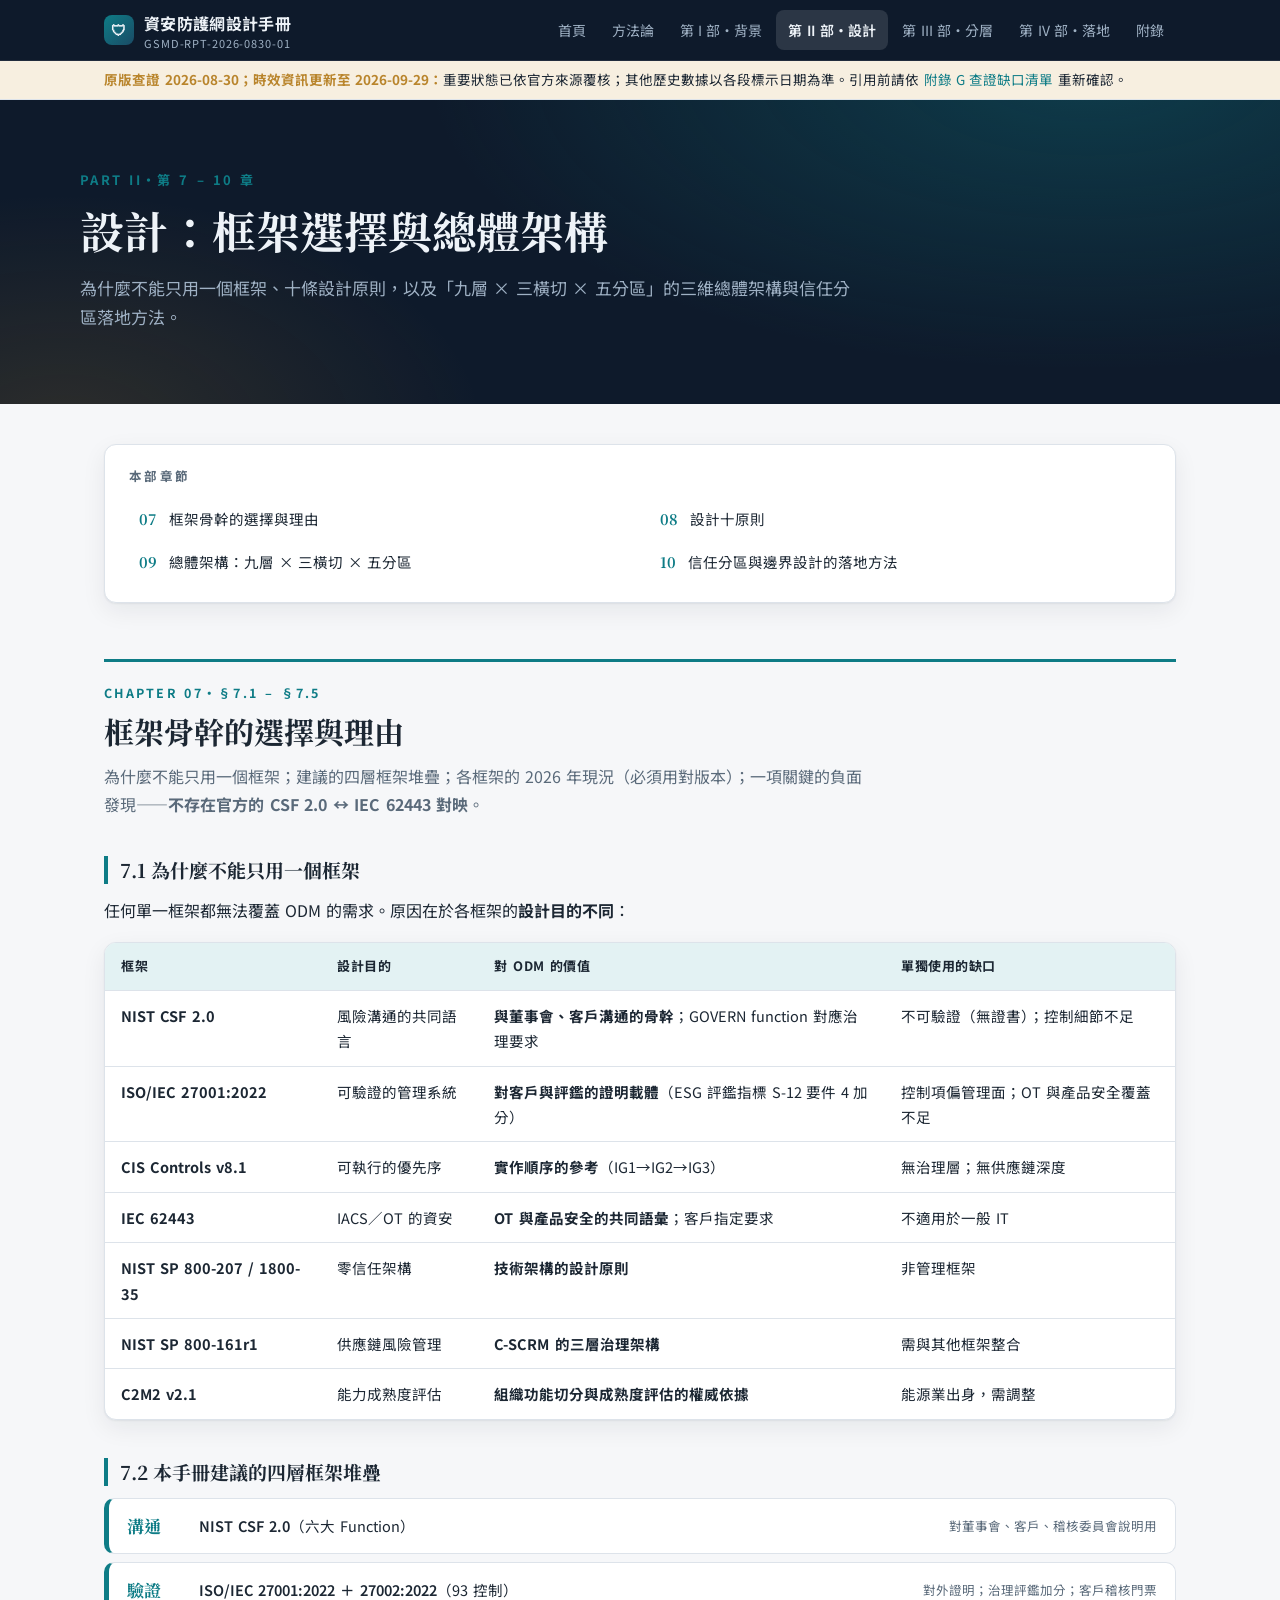
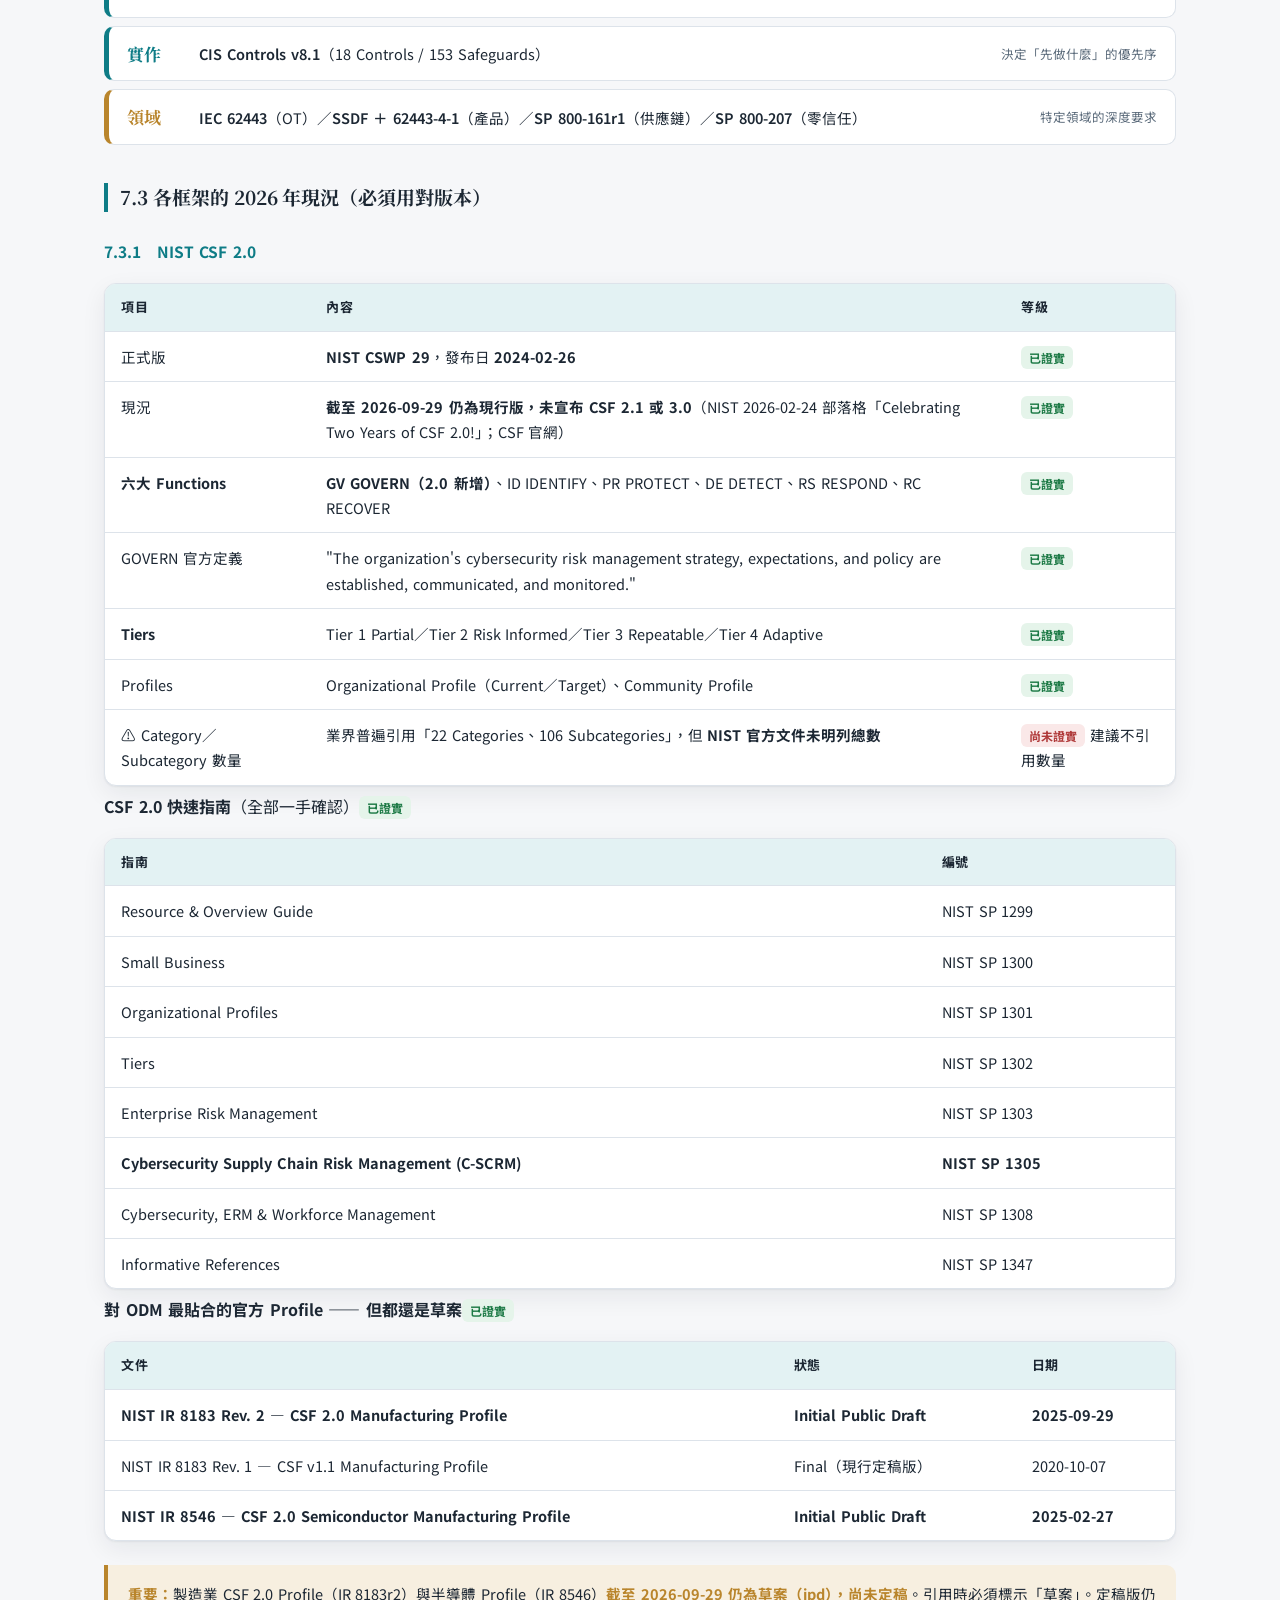
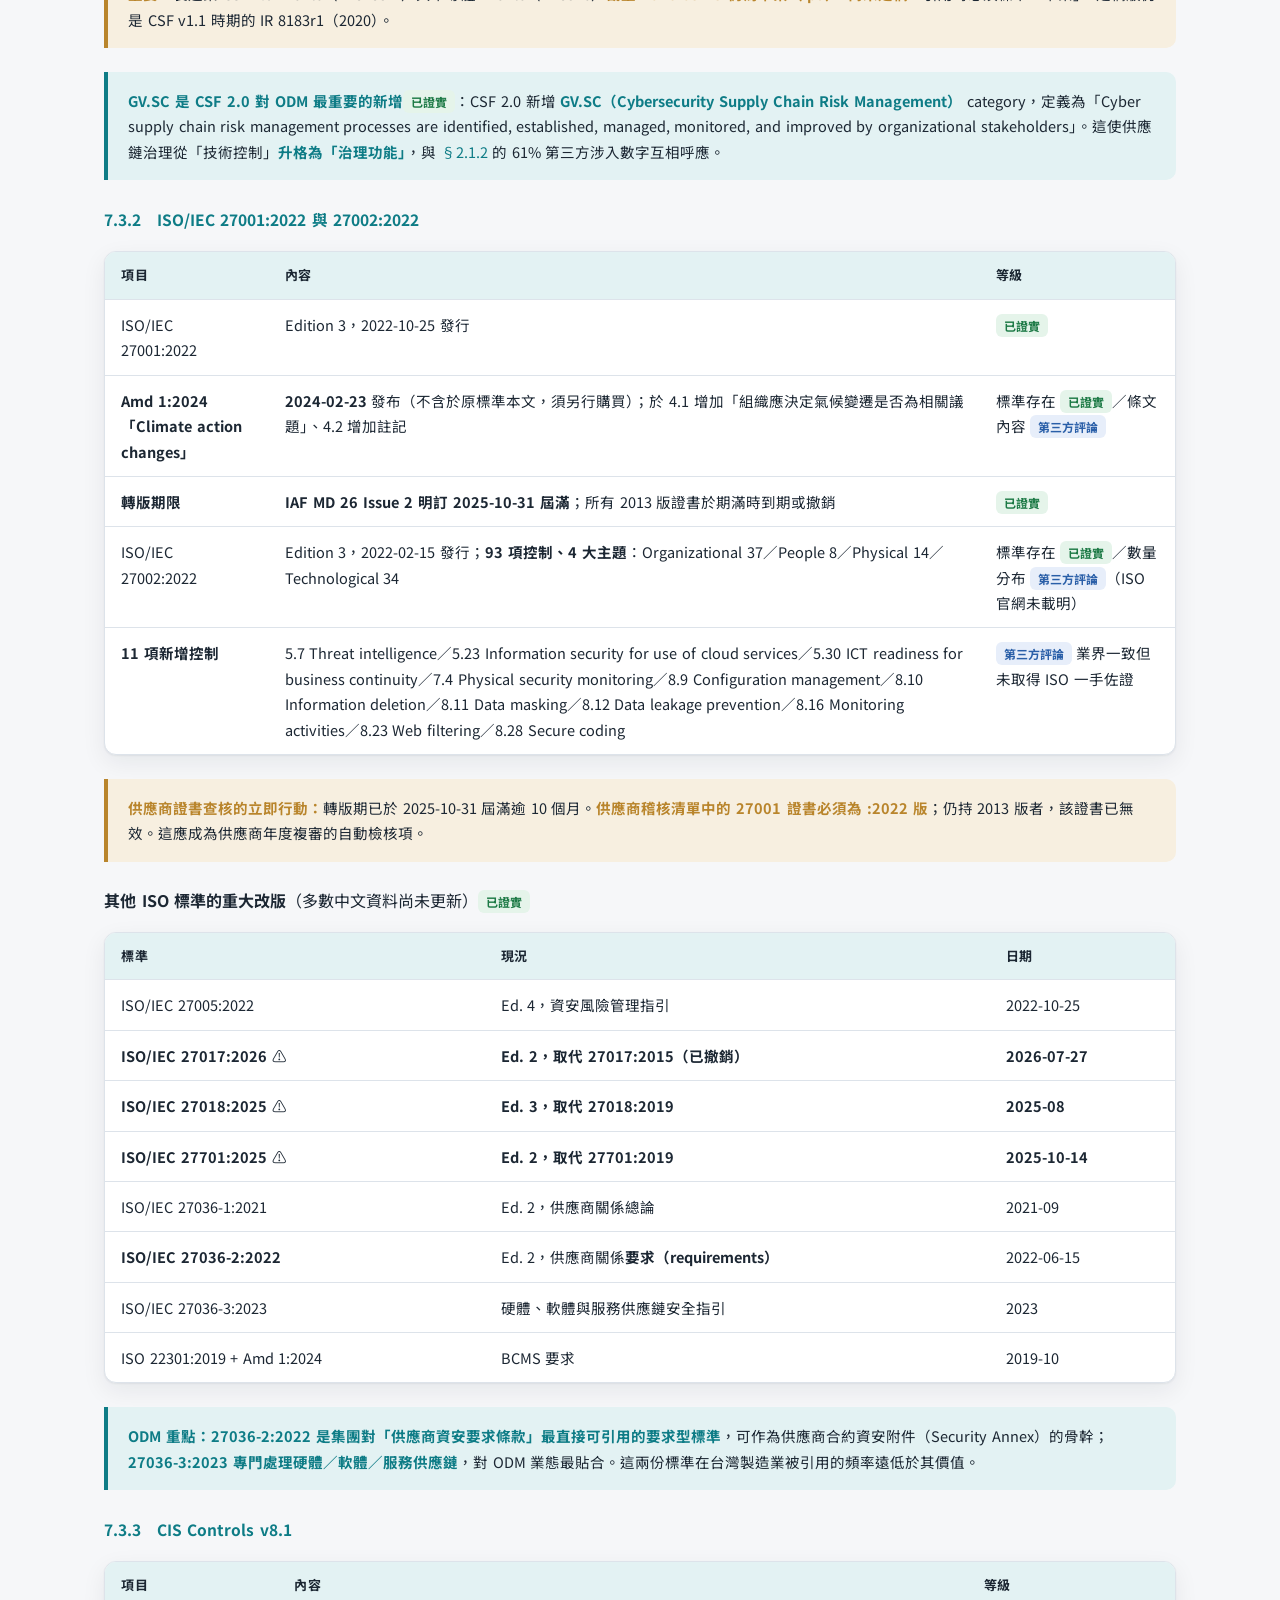
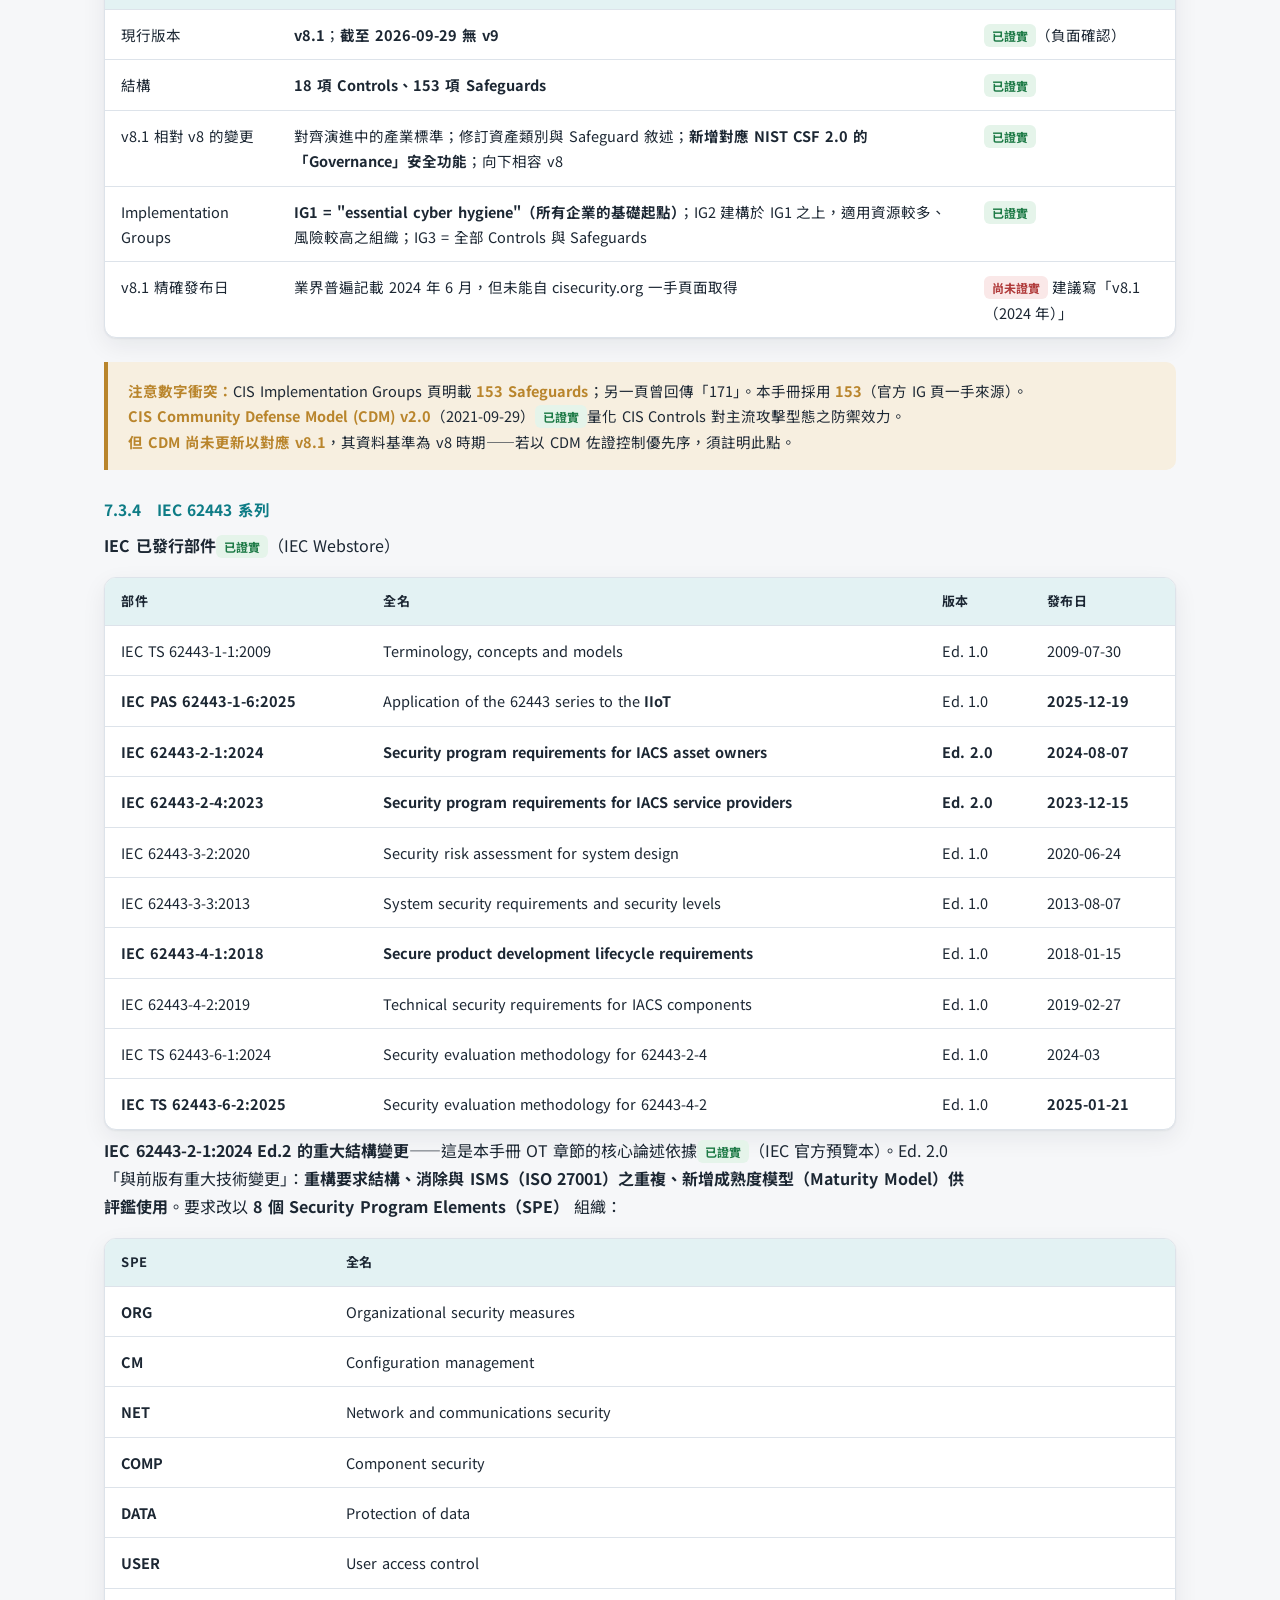
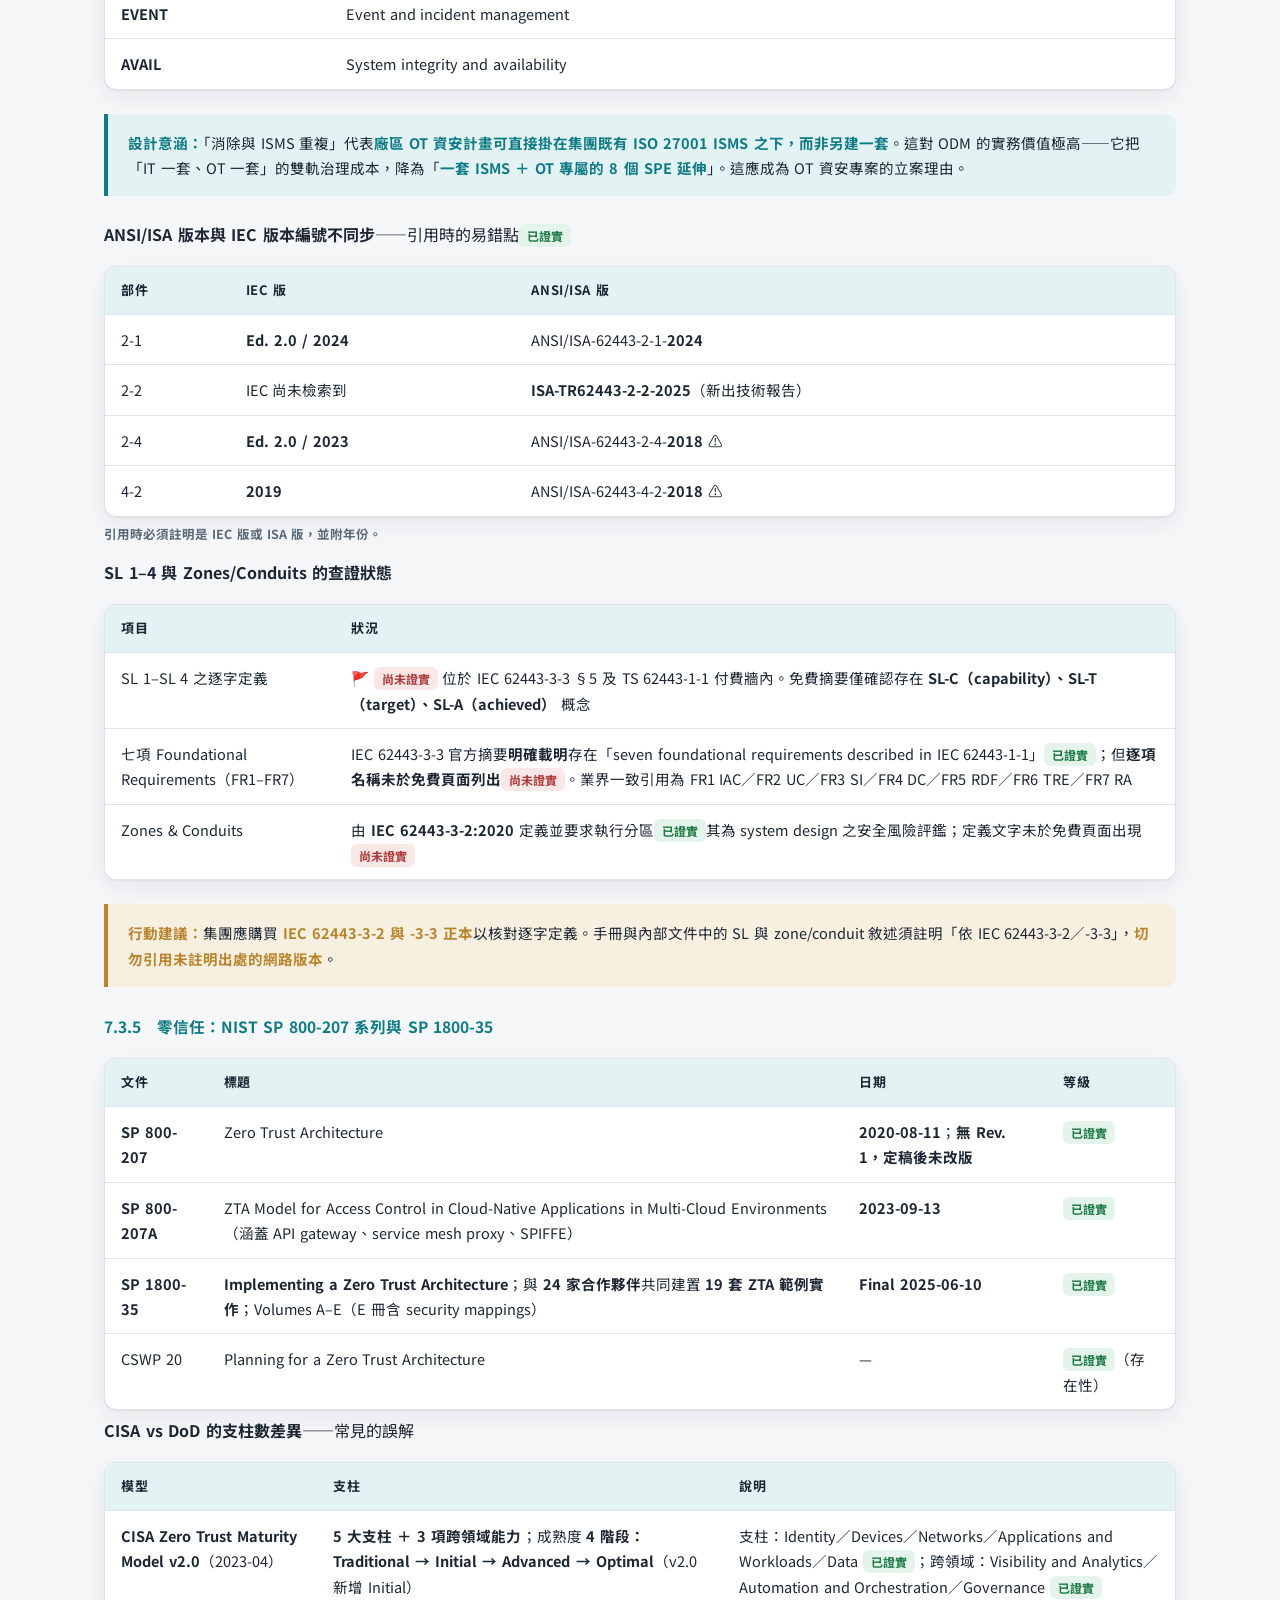
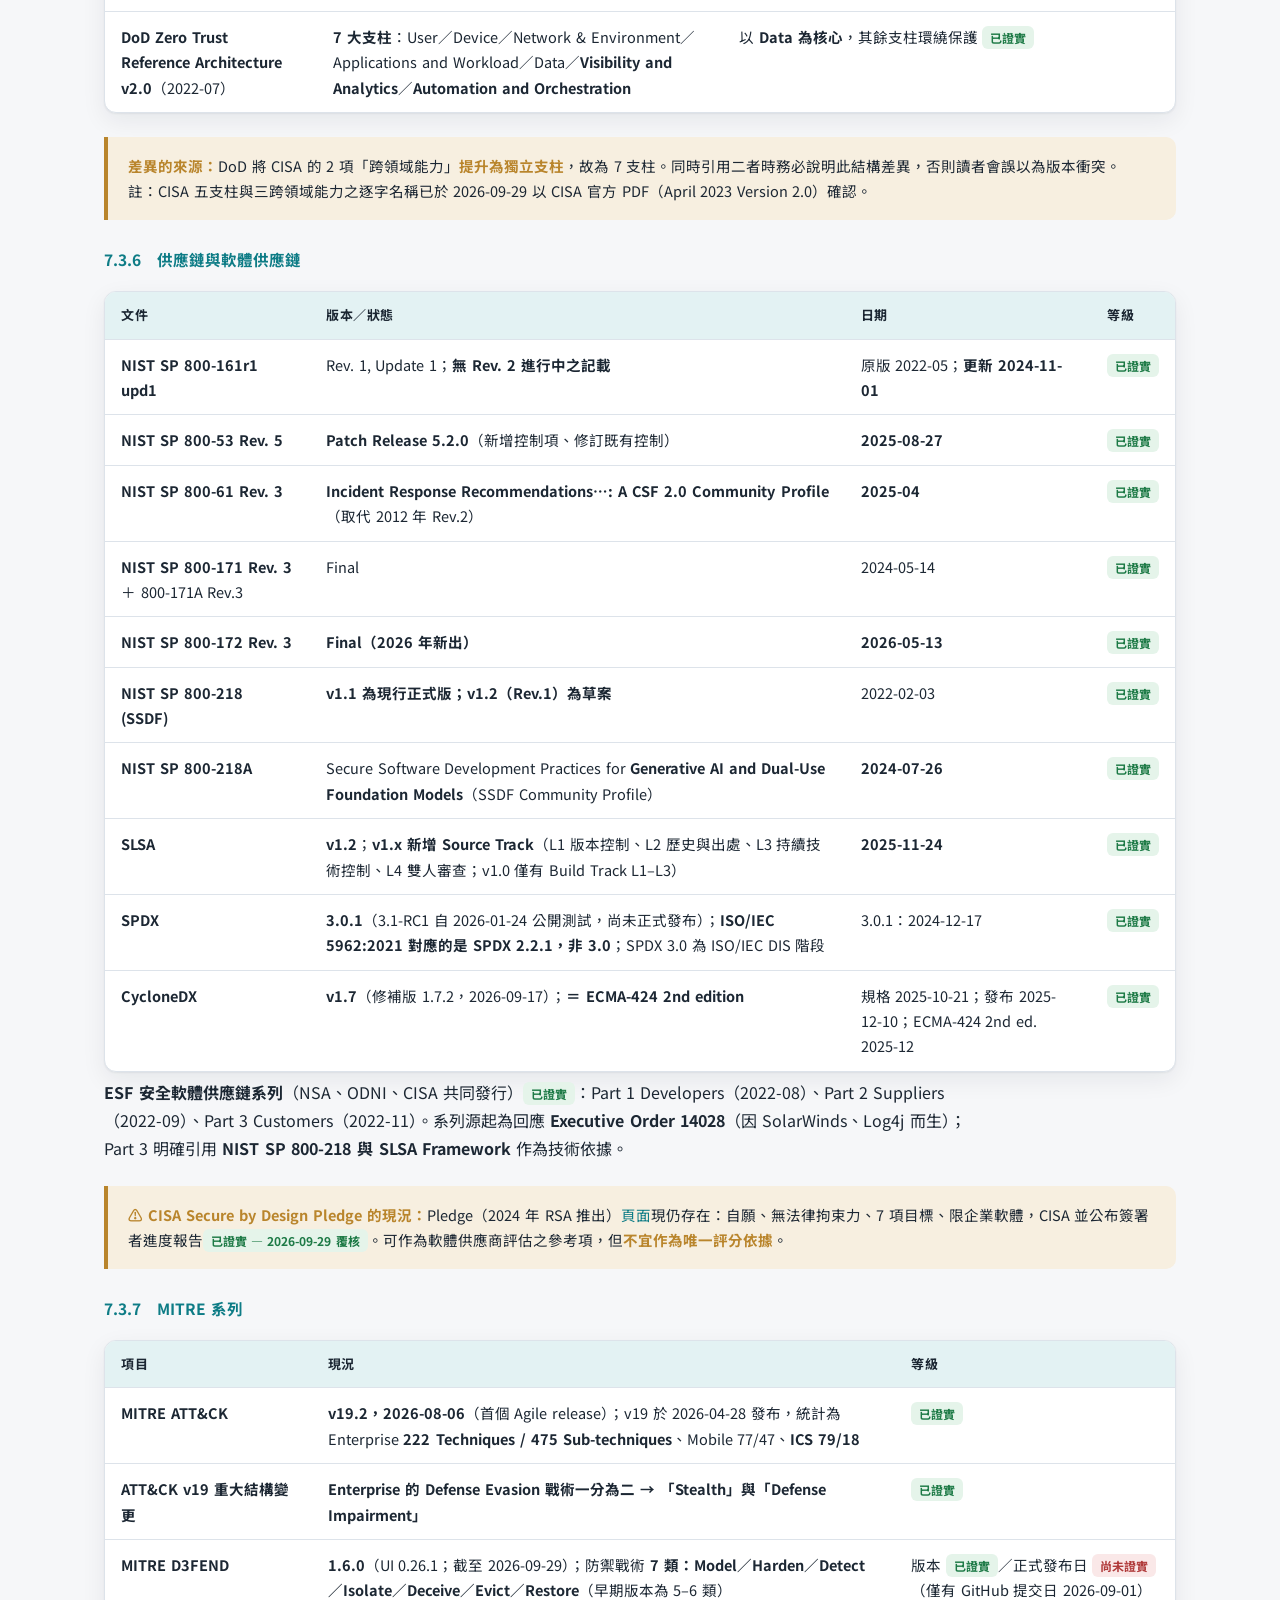
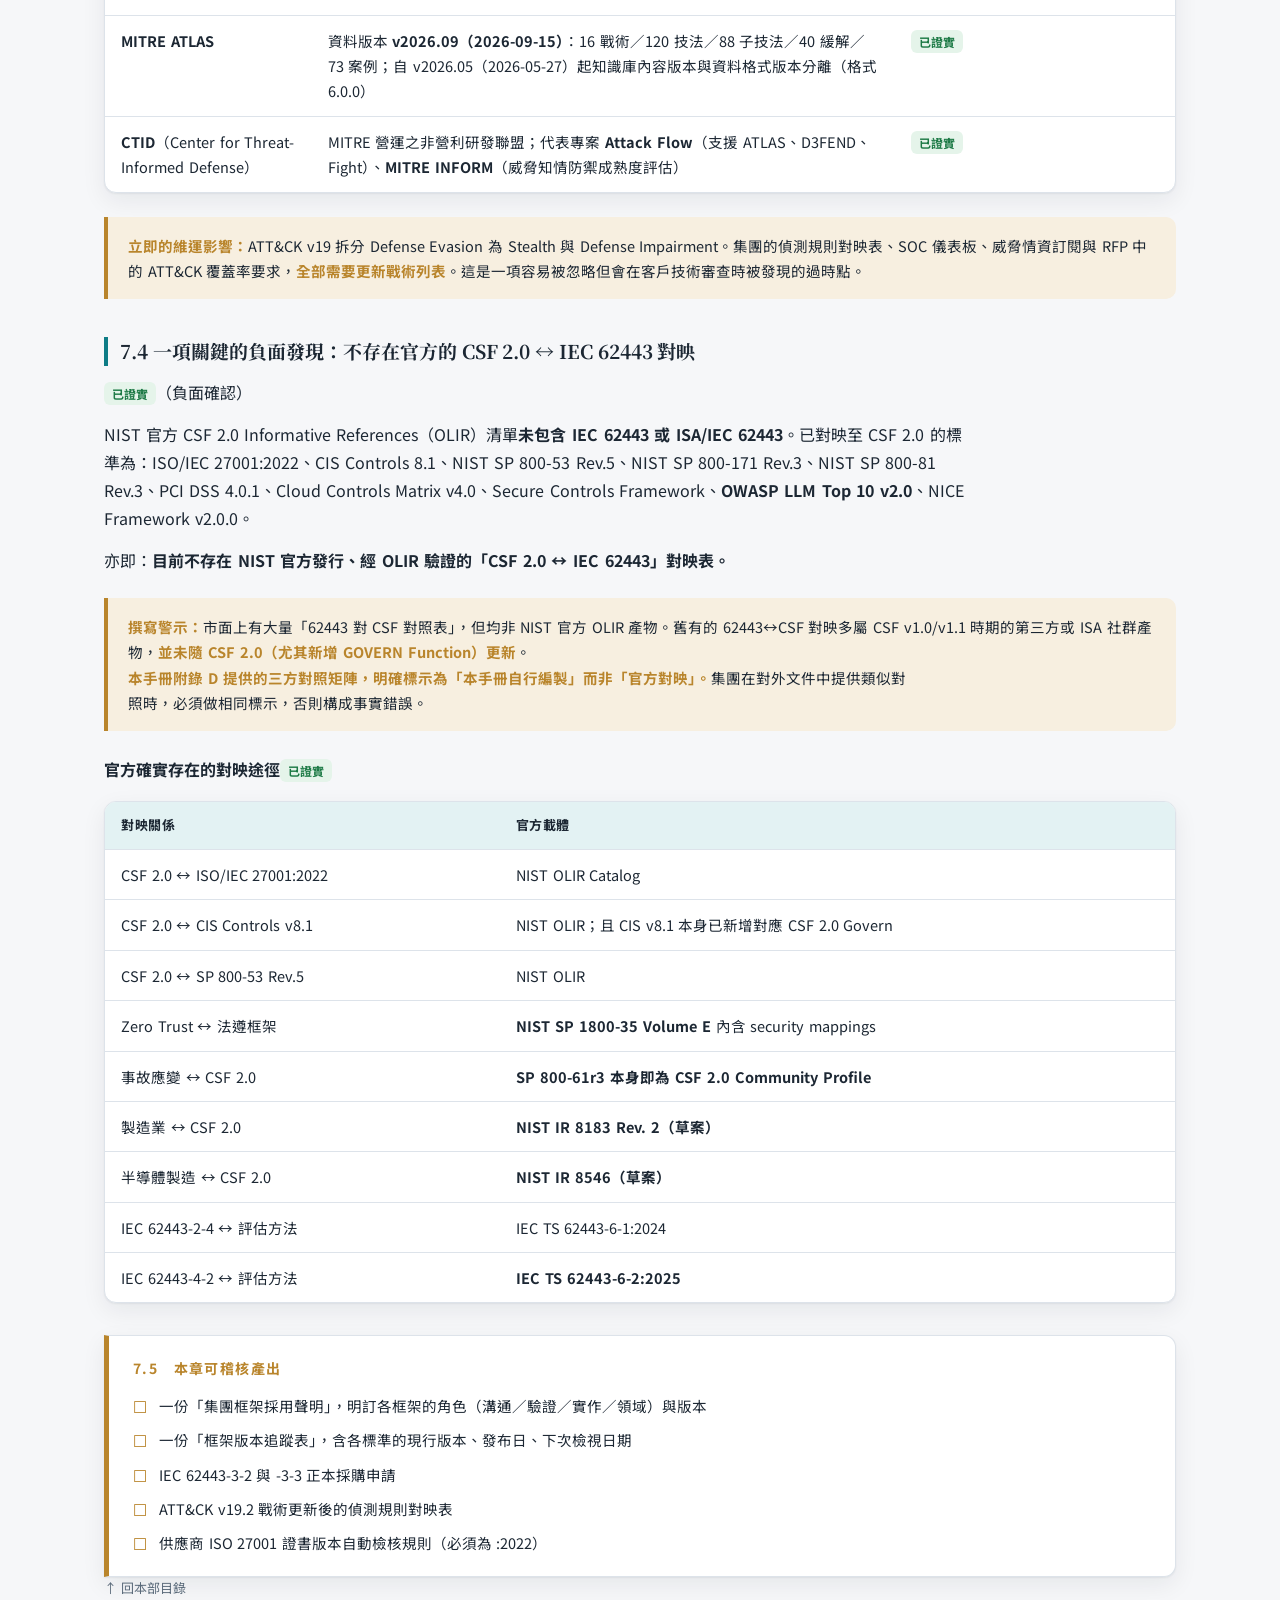
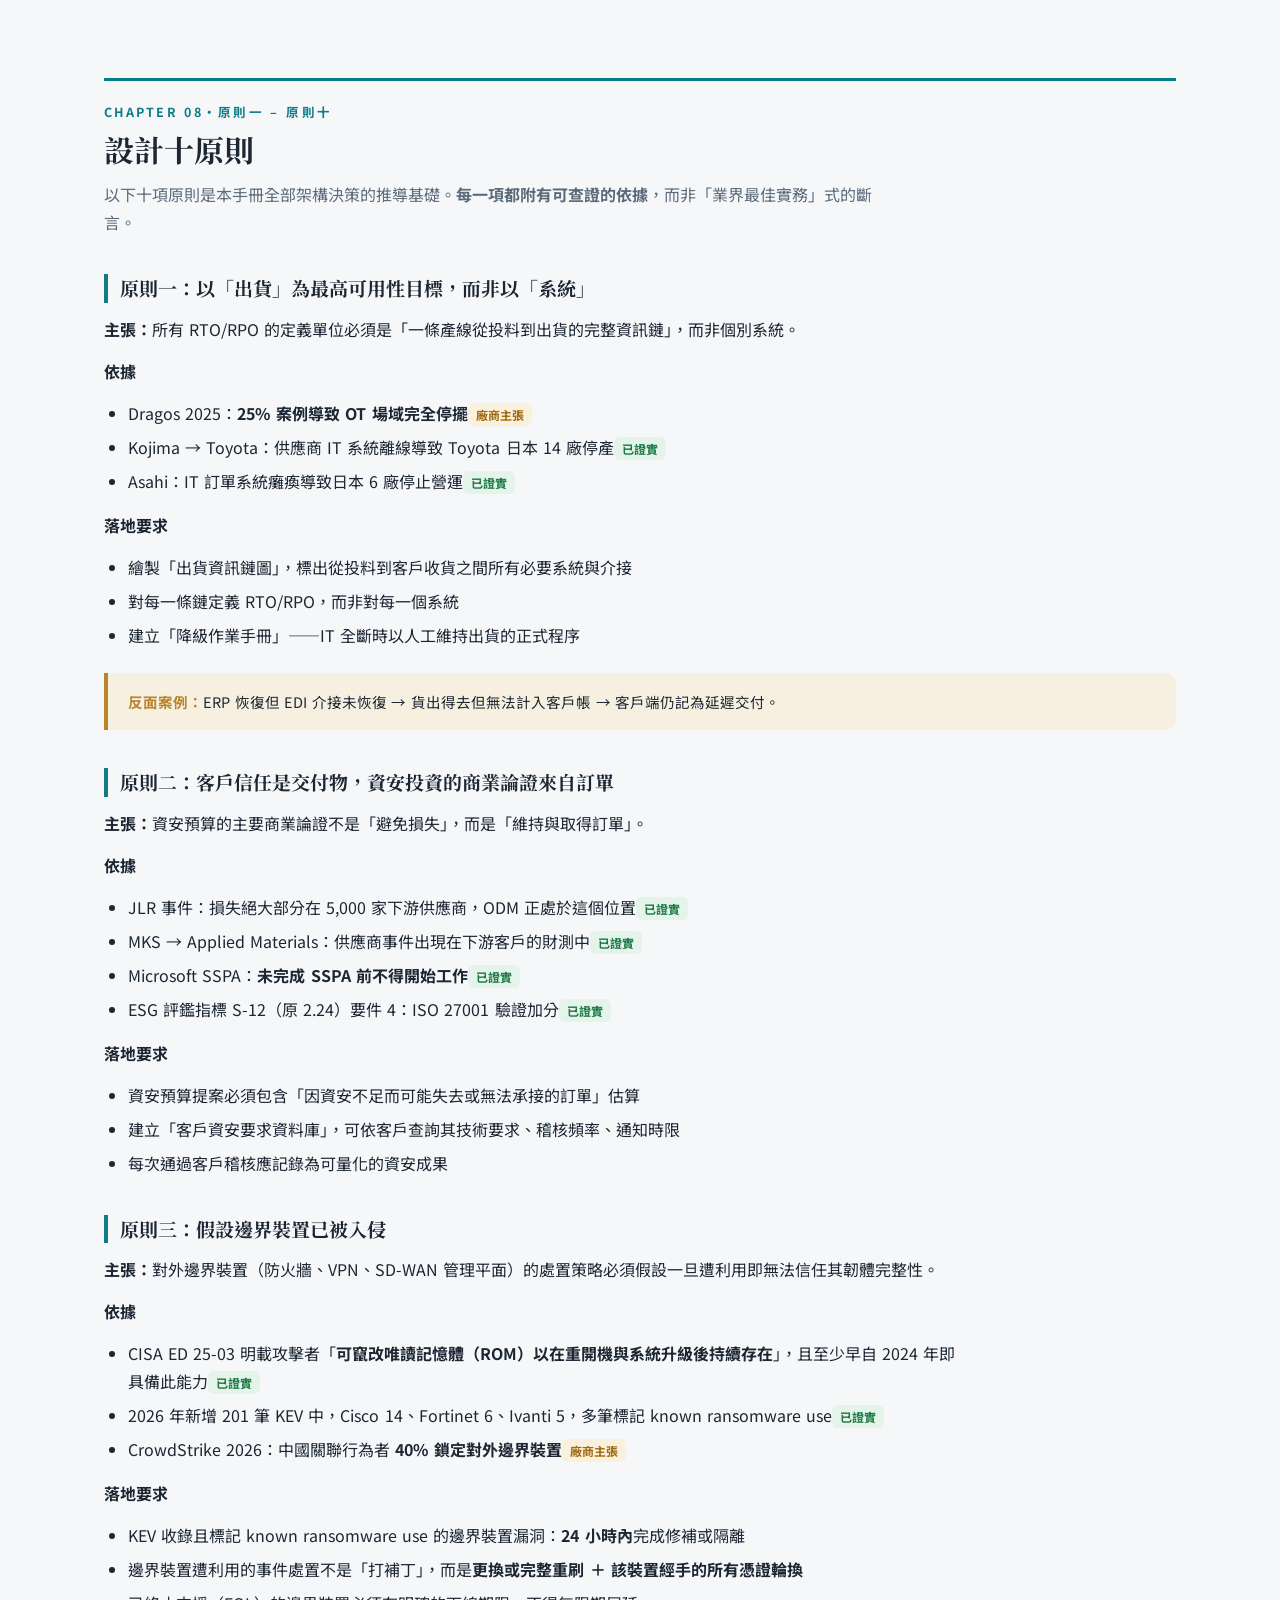
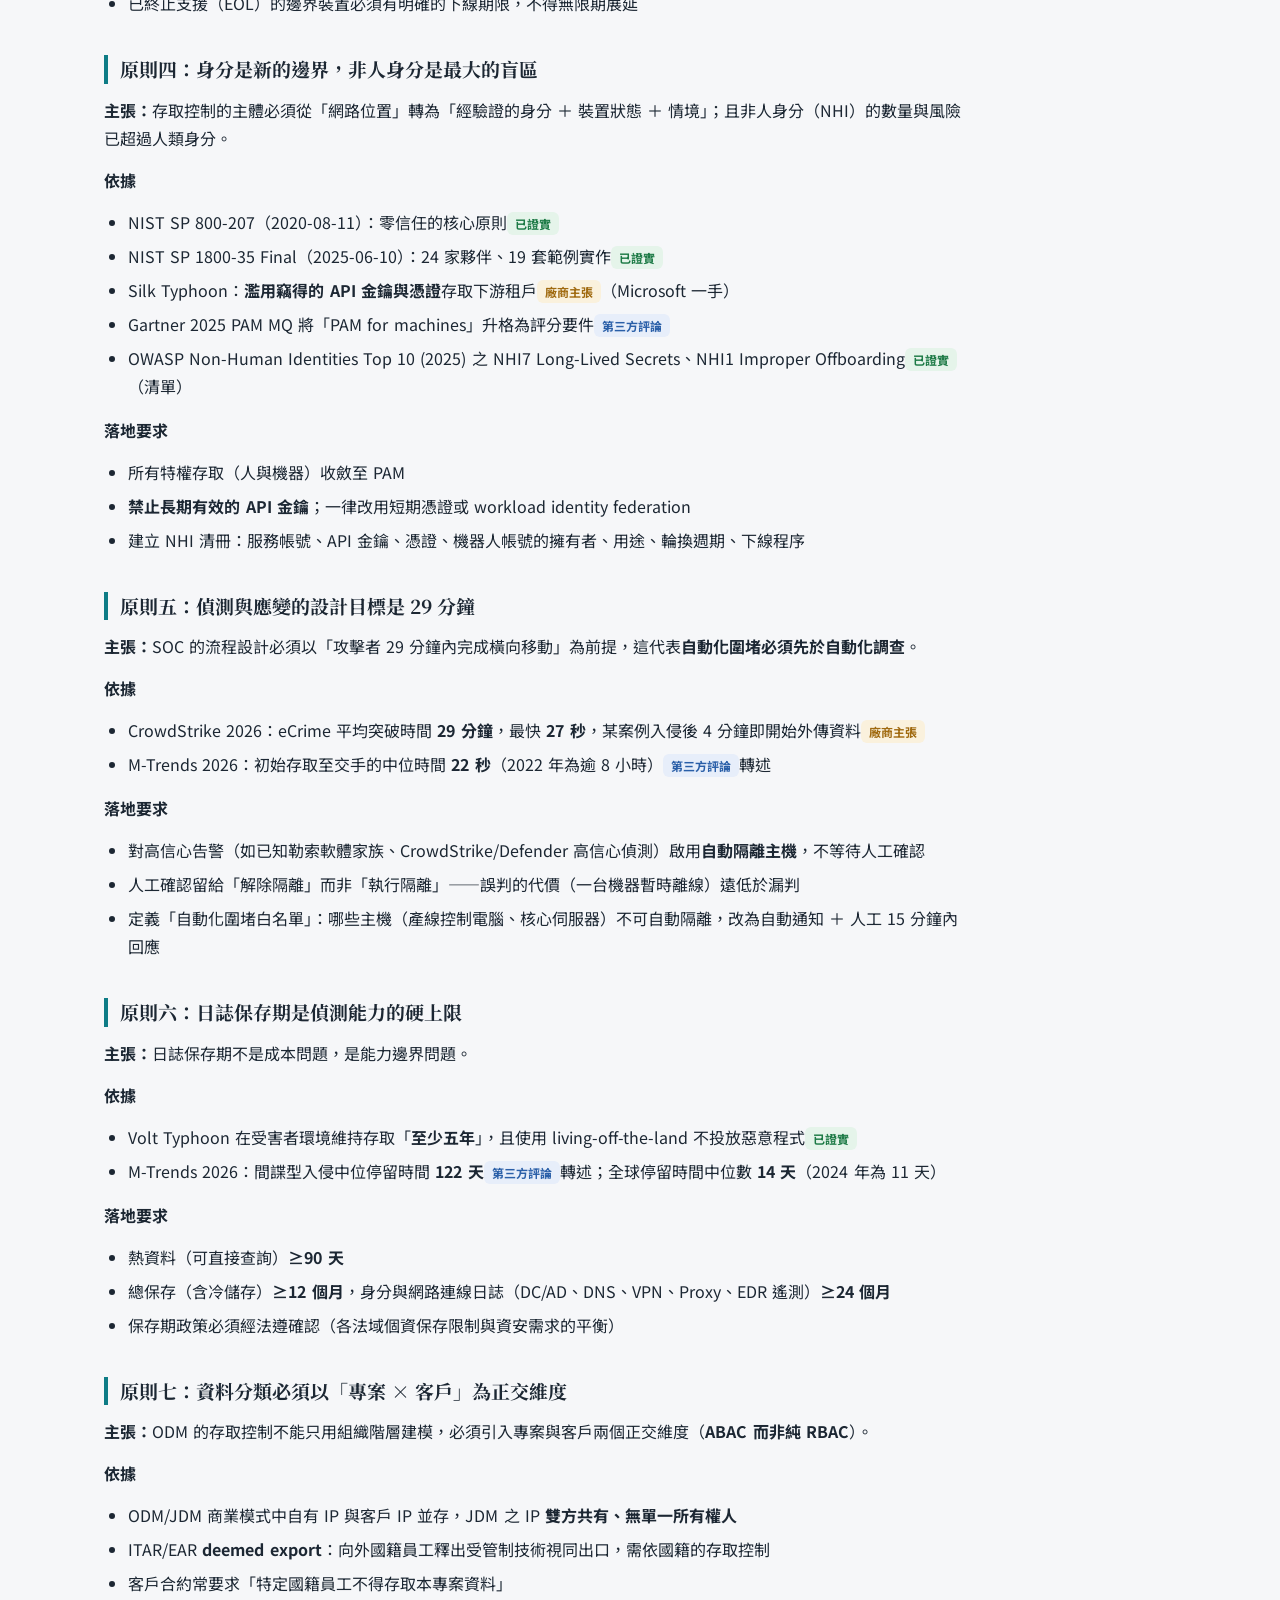
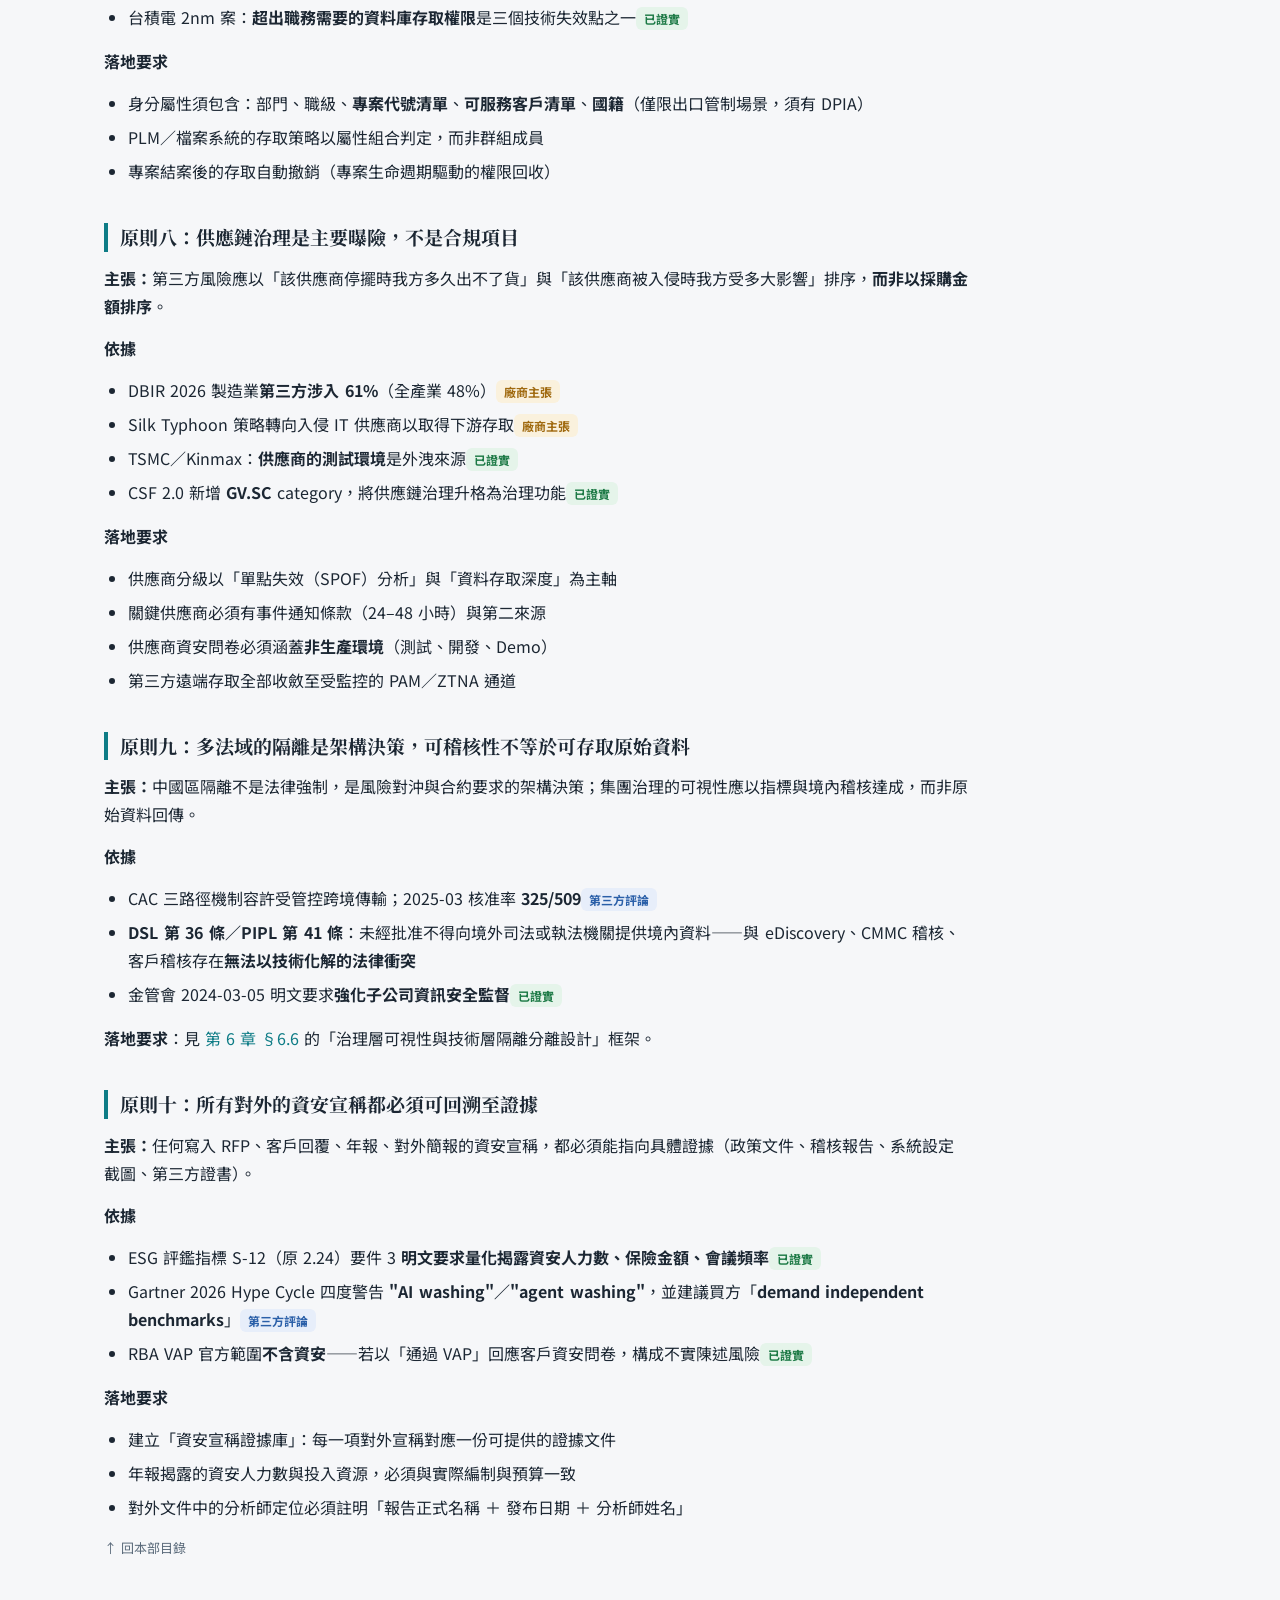
<file: part-2.html>
<!DOCTYPE html>
<html lang="zh-Hant">
<head>
<meta charset="UTF-8">
<meta name="viewport" content="width=device-width, initial-scale=1">
<meta name="robots" content="noindex, nofollow">
<meta http-equiv="Content-Security-Policy" content="default-src 'self'; script-src 'self'; style-src 'self'; font-src 'self'; img-src 'self' data:; base-uri 'self'; form-action 'none'; object-src 'none'">
<title>第 II 部・設計 | 資安防護網設計手冊</title>
<meta name="description" content="第 7–10 章：四層框架堆疊與各框架 2026 年版本現況、設計十原則、九層 × 三橫切 × 五分區總體架構、信任分區與 conduit 落地方法。">
<link rel="icon" href="assets/favicon.svg" type="image/svg+xml">
<link rel="stylesheet" href="assets/css/main.css">
</head>
<body>
<a class="skip-link" href="#main">跳到主要內容</a>

<header class="site-header">
  <div class="nav-wrap">
    <a class="brand" href="index.html">
      <span class="mark">🛡</span>
      <span>資安防護網設計手冊<small>GSMD-RPT-2026-0830-01</small></span>
    </a>
    <button class="nav-toggle" type="button" aria-expanded="false" aria-controls="site-nav" aria-label="開啟選單">選單 ☰</button>
    <nav class="site-nav" id="site-nav" aria-label="主要導覽">
      <a href="index.html">首頁</a>
      <a href="methodology.html">方法論</a>
      <a href="part-1.html">第 I 部・背景</a>
      <a href="part-2.html">第 II 部・設計</a>
      <a href="part-3.html">第 III 部・分層</a>
      <a href="part-4.html">第 IV 部・落地</a>
      <a href="appendix.html">附錄</a>
    </nav>
  </div>
</header>

<div class="asof-banner" role="note">
  <p><strong>原版查證 2026-08-30；時效資訊更新至 2026-09-29：</strong>重要狀態已依官方來源覆核；其他歷史數據以各段標示日期為準。引用前請依 <a href="appendix.html#appendix-g">附錄 G 查證缺口清單</a> 重新確認。</p>
</div>

<section class="hero page-hero">
  <div class="hero-inner">
    <p class="kicker">Part II・第 7 – 10 章</p>
    <h1>設計：框架選擇與總體架構</h1>
    <p class="subtitle">為什麼不能只用一個框架、十條設計原則，以及「九層 × 三橫切 × 五分區」的三維總體架構與信任分區落地方法。</p>
  </div>
</section>

<main class="container" id="main" tabindex="-1">

  <nav class="toc" id="toc" aria-label="本頁目錄">
    <h2>本部章節</h2>
    <ol>
      <li><a href="#ch7"><b>07</b><span>框架骨幹的選擇與理由</span></a></li>
      <li><a href="#ch8"><b>08</b><span>設計十原則</span></a></li>
      <li><a href="#ch9"><b>09</b><span>總體架構：九層 × 三橫切 × 五分區</span></a></li>
      <li><a href="#ch10"><b>10</b><span>信任分區與邊界設計的落地方法</span></a></li>
    </ol>
  </nav>

  <!-- ============================== 第 7 章 ============================== -->
  <section class="section prose" id="ch7">
    <div class="chapter-head">
      <p class="kicker">Chapter 07・§7.1 – §7.5</p>
      <h2>框架骨幹的選擇與理由</h2>
      <p class="lead">為什麼不能只用一個框架；建議的四層框架堆疊；各框架的 2026 年現況（必須用對版本）；一項關鍵的負面發現——<strong>不存在官方的 CSF 2.0 ↔ IEC 62443 對映</strong>。</p>
    </div>

    <h3 id="s7-1">7.1 為什麼不能只用一個框架</h3>
    <p>任何單一框架都無法覆蓋 ODM 的需求。原因在於各框架的<strong>設計目的不同</strong>：</p>
    <div class="table-wrap">
      <table>
        <thead><tr><th scope="col">框架</th><th scope="col">設計目的</th><th scope="col">對 ODM 的價值</th><th scope="col">單獨使用的缺口</th></tr></thead>
        <tbody>
          <tr><td><strong>NIST CSF 2.0</strong></td><td>風險溝通的共同語言</td><td><strong>與董事會、客戶溝通的骨幹</strong>；GOVERN function 對應治理要求</td><td>不可驗證（無證書）；控制細節不足</td></tr>
          <tr><td><strong>ISO/IEC 27001:2022</strong></td><td>可驗證的管理系統</td><td><strong>對客戶與評鑑的證明載體</strong>（ESG 評鑑指標 S-12 要件 4 加分）</td><td>控制項偏管理面；OT 與產品安全覆蓋不足</td></tr>
          <tr><td><strong>CIS Controls v8.1</strong></td><td>可執行的優先序</td><td><strong>實作順序的參考</strong>（IG1→IG2→IG3）</td><td>無治理層；無供應鏈深度</td></tr>
          <tr><td><strong>IEC 62443</strong></td><td>IACS／OT 的資安</td><td><strong>OT 與產品安全的共同語彙</strong>；客戶指定要求</td><td>不適用於一般 IT</td></tr>
          <tr><td><strong>NIST SP 800-207 / 1800-35</strong></td><td>零信任架構</td><td><strong>技術架構的設計原則</strong></td><td>非管理框架</td></tr>
          <tr><td><strong>NIST SP 800-161r1</strong></td><td>供應鏈風險管理</td><td><strong>C-SCRM 的三層治理架構</strong></td><td>需與其他框架整合</td></tr>
          <tr><td><strong>C2M2 v2.1</strong></td><td>能力成熟度評估</td><td><strong>組織功能切分與成熟度評估的權威依據</strong></td><td>能源業出身，需調整</td></tr>
        </tbody>
      </table>
    </div>

    <h3 id="s7-2">7.2 本手冊建議的四層框架堆疊</h3>
    <div class="layer-stack">
      <div class="layer">
        <span class="tag">溝通</span>
        <span><strong>NIST CSF 2.0</strong>（六大 Function）</span>
        <span class="ch">對董事會、客戶、稽核委員會說明用</span>
      </div>
      <div class="layer">
        <span class="tag">驗證</span>
        <span><strong>ISO/IEC 27001:2022 ＋ 27002:2022</strong>（93 控制）</span>
        <span class="ch">對外證明；治理評鑑加分；客戶稽核門票</span>
      </div>
      <div class="layer">
        <span class="tag">實作</span>
        <span><strong>CIS Controls v8.1</strong>（18 Controls / 153 Safeguards）</span>
        <span class="ch">決定「先做什麼」的優先序</span>
      </div>
      <div class="layer crosscut">
        <span class="tag">領域</span>
        <span><strong>IEC 62443</strong>（OT）／<strong>SSDF ＋ 62443-4-1</strong>（產品）／<strong>SP 800-161r1</strong>（供應鏈）／<strong>SP 800-207</strong>（零信任）</span>
        <span class="ch">特定領域的深度要求</span>
      </div>
    </div>

    <h3 id="s7-3">7.3 各框架的 2026 年現況（必須用對版本）</h3>

    <h4 id="s7-3-1">7.3.1　NIST CSF 2.0</h4>
    <div class="table-wrap">
      <table>
        <thead><tr><th scope="col">項目</th><th scope="col">內容</th><th scope="col">等級</th></tr></thead>
        <tbody>
          <tr><td>正式版</td><td><strong>NIST CSWP 29</strong>，發布日 <strong>2024-02-26</strong></td><td><span class="ev ev-verified">已證實</span></td></tr>
          <tr><td>現況</td><td><strong>截至 2026-09-29 仍為現行版，未宣布 CSF 2.1 或 3.0</strong>（NIST 2026-02-24 部落格「Celebrating Two Years of CSF 2.0!」；CSF 官網）</td><td><span class="ev ev-verified">已證實</span></td></tr>
          <tr><td><strong>六大 Functions</strong></td><td><strong>GV GOVERN（2.0 新增）</strong>、ID IDENTIFY、PR PROTECT、DE DETECT、RS RESPOND、RC RECOVER</td><td><span class="ev ev-verified">已證實</span></td></tr>
          <tr><td>GOVERN 官方定義</td><td>"The organization's cybersecurity risk management strategy, expectations, and policy are established, communicated, and monitored."</td><td><span class="ev ev-verified">已證實</span></td></tr>
          <tr><td><strong>Tiers</strong></td><td>Tier 1 Partial／Tier 2 Risk Informed／Tier 3 Repeatable／Tier 4 Adaptive</td><td><span class="ev ev-verified">已證實</span></td></tr>
          <tr><td>Profiles</td><td>Organizational Profile（Current／Target）、Community Profile</td><td><span class="ev ev-verified">已證實</span></td></tr>
          <tr><td>⚠️ Category／Subcategory 數量</td><td>業界普遍引用「22 Categories、106 Subcategories」，但 <strong>NIST 官方文件未明列總數</strong></td><td><span class="ev ev-unverified">尚未證實</span> 建議不引用數量</td></tr>
        </tbody>
      </table>
    </div>
    <p><strong>CSF 2.0 快速指南</strong>（全部一手確認）<span class="ev ev-verified">已證實</span></p>
    <div class="table-wrap">
      <table>
        <thead><tr><th scope="col">指南</th><th scope="col">編號</th></tr></thead>
        <tbody>
          <tr><td>Resource &amp; Overview Guide</td><td>NIST SP 1299</td></tr>
          <tr><td>Small Business</td><td>NIST SP 1300</td></tr>
          <tr><td>Organizational Profiles</td><td>NIST SP 1301</td></tr>
          <tr><td>Tiers</td><td>NIST SP 1302</td></tr>
          <tr><td>Enterprise Risk Management</td><td>NIST SP 1303</td></tr>
          <tr><td><strong>Cybersecurity Supply Chain Risk Management (C-SCRM)</strong></td><td><strong>NIST SP 1305</strong></td></tr>
          <tr><td>Cybersecurity, ERM &amp; Workforce Management</td><td>NIST SP 1308</td></tr>
          <tr><td>Informative References</td><td>NIST SP 1347</td></tr>
        </tbody>
      </table>
    </div>
    <p><strong>對 ODM 最貼合的官方 Profile —— 但都還是草案</strong><span class="ev ev-verified">已證實</span></p>
    <div class="table-wrap">
      <table>
        <thead><tr><th scope="col">文件</th><th scope="col">狀態</th><th scope="col">日期</th></tr></thead>
        <tbody>
          <tr><td><strong>NIST IR 8183 Rev. 2 — CSF 2.0 Manufacturing Profile</strong></td><td><strong>Initial Public Draft</strong></td><td><strong>2025-09-29</strong></td></tr>
          <tr><td>NIST IR 8183 Rev. 1 — CSF v1.1 Manufacturing Profile</td><td>Final（現行定稿版）</td><td>2020-10-07</td></tr>
          <tr><td><strong>NIST IR 8546 — CSF 2.0 Semiconductor Manufacturing Profile</strong></td><td><strong>Initial Public Draft</strong></td><td><strong>2025-02-27</strong></td></tr>
        </tbody>
      </table>
    </div>
    <div class="notice">
      <strong>重要：</strong>製造業 CSF 2.0 Profile（IR 8183r2）與半導體 Profile（IR 8546）<strong>截至 2026-09-29 仍為草案（ipd），尚未定稿</strong>。引用時必須標示「草案」。定稿版仍是 CSF v1.1 時期的 IR 8183r1（2020）。
    </div>
    <div class="notice accent">
      <strong>GV.SC 是 CSF 2.0 對 ODM 最重要的新增</strong><span class="ev ev-verified">已證實</span>：CSF 2.0 新增 <strong>GV.SC（Cybersecurity Supply Chain Risk Management）</strong> category，定義為「Cyber supply chain risk management processes are identified, established, managed, monitored, and improved by organizational stakeholders」。這使供應鏈治理從「技術控制」<strong>升格為「治理功能」</strong>，與 <a href="part-1.html#s2-1-2">§2.1.2</a> 的 61% 第三方涉入數字互相呼應。
    </div>

    <h4 id="s7-3-2">7.3.2　ISO/IEC 27001:2022 與 27002:2022</h4>
    <div class="table-wrap">
      <table>
        <thead><tr><th scope="col">項目</th><th scope="col">內容</th><th scope="col">等級</th></tr></thead>
        <tbody>
          <tr><td>ISO/IEC 27001:2022</td><td>Edition 3，2022-10-25 發行</td><td><span class="ev ev-verified">已證實</span></td></tr>
          <tr><td><strong>Amd 1:2024「Climate action changes」</strong></td><td><strong>2024-02-23</strong> 發布（不含於原標準本文，須另行購買）；於 4.1 增加「組織應決定氣候變遷是否為相關議題」、4.2 增加註記</td><td>標準存在 <span class="ev ev-verified">已證實</span>／條文內容 <span class="ev ev-third">第三方評論</span></td></tr>
          <tr><td><strong>轉版期限</strong></td><td><strong>IAF MD 26 Issue 2 明訂 2025-10-31 屆滿</strong>；所有 2013 版證書於期滿時到期或撤銷</td><td><span class="ev ev-verified">已證實</span></td></tr>
          <tr><td>ISO/IEC 27002:2022</td><td>Edition 3，2022-02-15 發行；<strong>93 項控制、4 大主題</strong>：Organizational 37／People 8／Physical 14／Technological 34</td><td>標準存在 <span class="ev ev-verified">已證實</span>／數量分布 <span class="ev ev-third">第三方評論</span>（ISO 官網未載明）</td></tr>
          <tr><td><strong>11 項新增控制</strong></td><td>5.7 Threat intelligence／5.23 Information security for use of cloud services／5.30 ICT readiness for business continuity／7.4 Physical security monitoring／8.9 Configuration management／8.10 Information deletion／8.11 Data masking／8.12 Data leakage prevention／8.16 Monitoring activities／8.23 Web filtering／8.28 Secure coding</td><td><span class="ev ev-third">第三方評論</span> 業界一致但未取得 ISO 一手佐證</td></tr>
        </tbody>
      </table>
    </div>
    <div class="notice">
      <strong>供應商證書查核的立即行動：</strong>轉版期已於 2025-10-31 屆滿逾 10 個月。<strong>供應商稽核清單中的 27001 證書必須為 :2022 版</strong>；仍持 2013 版者，該證書已無效。這應成為供應商年度複審的自動檢核項。
    </div>
    <p><strong>其他 ISO 標準的重大改版</strong>（多數中文資料尚未更新）<span class="ev ev-verified">已證實</span></p>
    <div class="table-wrap">
      <table>
        <thead><tr><th scope="col">標準</th><th scope="col">現況</th><th scope="col">日期</th></tr></thead>
        <tbody>
          <tr><td>ISO/IEC 27005:2022</td><td>Ed. 4，資安風險管理指引</td><td>2022-10-25</td></tr>
          <tr><td><strong>ISO/IEC 27017:2026</strong> ⚠️</td><td><strong>Ed. 2，取代 27017:2015（已撤銷）</strong></td><td><strong>2026-07-27</strong></td></tr>
          <tr><td><strong>ISO/IEC 27018:2025</strong> ⚠️</td><td><strong>Ed. 3，取代 27018:2019</strong></td><td><strong>2025-08</strong></td></tr>
          <tr><td><strong>ISO/IEC 27701:2025</strong> ⚠️</td><td><strong>Ed. 2，取代 27701:2019</strong></td><td><strong>2025-10-14</strong></td></tr>
          <tr><td>ISO/IEC 27036-1:2021</td><td>Ed. 2，供應商關係總論</td><td>2021-09</td></tr>
          <tr><td><strong>ISO/IEC 27036-2:2022</strong></td><td>Ed. 2，供應商關係<strong>要求（requirements）</strong></td><td>2022-06-15</td></tr>
          <tr><td>ISO/IEC 27036-3:2023</td><td>硬體、軟體與服務供應鏈安全指引</td><td>2023</td></tr>
          <tr><td>ISO 22301:2019 + Amd 1:2024</td><td>BCMS 要求</td><td>2019-10</td></tr>
        </tbody>
      </table>
    </div>
    <div class="notice accent">
      <strong>ODM 重點：</strong><strong>27036-2:2022 是集團對「供應商資安要求條款」最直接可引用的要求型標準</strong>，可作為供應商合約資安附件（Security Annex）的骨幹；<strong>27036-3:2023 專門處理硬體／軟體／服務供應鏈</strong>，對 ODM 業態最貼合。這兩份標準在台灣製造業被引用的頻率遠低於其價值。
    </div>

    <h4 id="s7-3-3">7.3.3　CIS Controls v8.1</h4>
    <div class="table-wrap">
      <table>
        <thead><tr><th scope="col">項目</th><th scope="col">內容</th><th scope="col">等級</th></tr></thead>
        <tbody>
          <tr><td>現行版本</td><td><strong>v8.1</strong>；<strong>截至 2026-09-29 無 v9</strong></td><td><span class="ev ev-verified">已證實</span>（負面確認）</td></tr>
          <tr><td>結構</td><td><strong>18 項 Controls、153 項 Safeguards</strong></td><td><span class="ev ev-verified">已證實</span></td></tr>
          <tr><td>v8.1 相對 v8 的變更</td><td>對齊演進中的產業標準；修訂資產類別與 Safeguard 敘述；<strong>新增對應 NIST CSF 2.0 的「Governance」安全功能</strong>；向下相容 v8</td><td><span class="ev ev-verified">已證實</span></td></tr>
          <tr><td>Implementation Groups</td><td><strong>IG1 = "essential cyber hygiene"（所有企業的基礎起點）</strong>；IG2 建構於 IG1 之上，適用資源較多、風險較高之組織；IG3 = 全部 Controls 與 Safeguards</td><td><span class="ev ev-verified">已證實</span></td></tr>
          <tr><td>v8.1 精確發布日</td><td>業界普遍記載 2024 年 6 月，但未能自 cisecurity.org 一手頁面取得</td><td><span class="ev ev-unverified">尚未證實</span> 建議寫「v8.1（2024 年）」</td></tr>
        </tbody>
      </table>
    </div>
    <div class="notice">
      <strong>注意數字衝突：</strong>CIS Implementation Groups 頁明載 <strong>153 Safeguards</strong>；另一頁曾回傳「171」。本手冊採用 <strong>153</strong>（官方 IG 頁一手來源）。
      <p><strong>CIS Community Defense Model (CDM) v2.0</strong>（2021-09-29）<span class="ev ev-verified">已證實</span>量化 CIS Controls 對主流攻擊型態之防禦效力。<strong>但 CDM 尚未更新以對應 v8.1</strong>，其資料基準為 v8 時期——若以 CDM 佐證控制優先序，須註明此點。</p>
    </div>

    <h4 id="s7-3-4">7.3.4　IEC 62443 系列</h4>
    <p><strong>IEC 已發行部件</strong><span class="ev ev-verified">已證實</span>（IEC Webstore）</p>
    <div class="table-wrap">
      <table>
        <thead><tr><th scope="col">部件</th><th scope="col">全名</th><th scope="col">版本</th><th scope="col">發布日</th></tr></thead>
        <tbody>
          <tr><td>IEC TS 62443-1-1:2009</td><td>Terminology, concepts and models</td><td>Ed. 1.0</td><td>2009-07-30</td></tr>
          <tr><td><strong>IEC PAS 62443-1-6:2025</strong></td><td>Application of the 62443 series to the <strong>IIoT</strong></td><td>Ed. 1.0</td><td><strong>2025-12-19</strong></td></tr>
          <tr><td><strong>IEC 62443-2-1:2024</strong></td><td><strong>Security program requirements for IACS asset owners</strong></td><td><strong>Ed. 2.0</strong></td><td><strong>2024-08-07</strong></td></tr>
          <tr><td><strong>IEC 62443-2-4:2023</strong></td><td><strong>Security program requirements for IACS service providers</strong></td><td><strong>Ed. 2.0</strong></td><td><strong>2023-12-15</strong></td></tr>
          <tr><td>IEC 62443-3-2:2020</td><td>Security risk assessment for system design</td><td>Ed. 1.0</td><td>2020-06-24</td></tr>
          <tr><td>IEC 62443-3-3:2013</td><td>System security requirements and security levels</td><td>Ed. 1.0</td><td>2013-08-07</td></tr>
          <tr><td><strong>IEC 62443-4-1:2018</strong></td><td><strong>Secure product development lifecycle requirements</strong></td><td>Ed. 1.0</td><td>2018-01-15</td></tr>
          <tr><td>IEC 62443-4-2:2019</td><td>Technical security requirements for IACS components</td><td>Ed. 1.0</td><td>2019-02-27</td></tr>
          <tr><td>IEC TS 62443-6-1:2024</td><td>Security evaluation methodology for 62443-2-4</td><td>Ed. 1.0</td><td>2024-03</td></tr>
          <tr><td><strong>IEC TS 62443-6-2:2025</strong></td><td>Security evaluation methodology for 62443-4-2</td><td>Ed. 1.0</td><td><strong>2025-01-21</strong></td></tr>
        </tbody>
      </table>
    </div>
    <p><strong>IEC 62443-2-1:2024 Ed.2 的重大結構變更</strong>——這是本手冊 OT 章節的核心論述依據<span class="ev ev-verified">已證實</span>（IEC 官方預覽本）。Ed. 2.0「與前版有重大技術變更」：<strong>重構要求結構、消除與 ISMS（ISO 27001）之重複、新增成熟度模型（Maturity Model）供評鑑使用</strong>。要求改以 <strong>8 個 Security Program Elements（SPE）</strong> 組織：</p>
    <div class="table-wrap">
      <table>
        <thead><tr><th scope="col">SPE</th><th scope="col">全名</th></tr></thead>
        <tbody>
          <tr><td><strong>ORG</strong></td><td>Organizational security measures</td></tr>
          <tr><td><strong>CM</strong></td><td>Configuration management</td></tr>
          <tr><td><strong>NET</strong></td><td>Network and communications security</td></tr>
          <tr><td><strong>COMP</strong></td><td>Component security</td></tr>
          <tr><td><strong>DATA</strong></td><td>Protection of data</td></tr>
          <tr><td><strong>USER</strong></td><td>User access control</td></tr>
          <tr><td><strong>EVENT</strong></td><td>Event and incident management</td></tr>
          <tr><td><strong>AVAIL</strong></td><td>System integrity and availability</td></tr>
        </tbody>
      </table>
    </div>
    <div class="notice accent">
      <strong>設計意涵：</strong>「消除與 ISMS 重複」代表<strong>廠區 OT 資安計畫可直接掛在集團既有 ISO 27001 ISMS 之下，而非另建一套</strong>。這對 ODM 的實務價值極高——它把「IT 一套、OT 一套」的雙軌治理成本，降為「<strong>一套 ISMS ＋ OT 專屬的 8 個 SPE 延伸</strong>」。這應成為 OT 資安專案的立案理由。
    </div>
    <p><strong>ANSI/ISA 版本與 IEC 版本編號不同步</strong>——引用時的易錯點<span class="ev ev-verified">已證實</span></p>
    <div class="table-wrap">
      <table>
        <thead><tr><th scope="col">部件</th><th scope="col">IEC 版</th><th scope="col">ANSI/ISA 版</th></tr></thead>
        <tbody>
          <tr><td>2-1</td><td><strong>Ed. 2.0 / 2024</strong></td><td>ANSI/ISA-62443-2-1-<strong>2024</strong></td></tr>
          <tr><td>2-2</td><td>IEC 尚未檢索到</td><td><strong>ISA-TR62443-2-2-2025</strong>（新出技術報告）</td></tr>
          <tr><td>2-4</td><td><strong>Ed. 2.0 / 2023</strong></td><td>ANSI/ISA-62443-2-4-<strong>2018</strong> ⚠️</td></tr>
          <tr><td>4-2</td><td><strong>2019</strong></td><td>ANSI/ISA-62443-4-2-<strong>2018</strong> ⚠️</td></tr>
        </tbody>
      </table>
    </div>
    <p class="src-note"><strong>引用時必須註明是 IEC 版或 ISA 版，並附年份。</strong></p>
    <p><strong>SL 1–4 與 Zones/Conduits 的查證狀態</strong></p>
    <div class="table-wrap">
      <table>
        <thead><tr><th scope="col">項目</th><th scope="col">狀況</th></tr></thead>
        <tbody>
          <tr><td>SL 1–SL 4 之逐字定義</td><td>🚩 <span class="ev ev-unverified">尚未證實</span> 位於 IEC 62443-3-3 §5 及 TS 62443-1-1 付費牆內。免費摘要僅確認存在 <strong>SL-C（capability）、SL-T（target）、SL-A（achieved）</strong> 概念</td></tr>
          <tr><td>七項 Foundational Requirements（FR1–FR7）</td><td>IEC 62443-3-3 官方摘要<strong>明確載明</strong>存在「seven foundational requirements described in IEC 62443-1-1」<span class="ev ev-verified">已證實</span>；但<strong>逐項名稱未於免費頁面列出</strong><span class="ev ev-unverified">尚未證實</span>。業界一致引用為 FR1 IAC／FR2 UC／FR3 SI／FR4 DC／FR5 RDF／FR6 TRE／FR7 RA</td></tr>
          <tr><td>Zones &amp; Conduits</td><td>由 <strong>IEC 62443-3-2:2020</strong> 定義並要求執行分區<span class="ev ev-verified">已證實</span>其為 system design 之安全風險評鑑；定義文字未於免費頁面出現<span class="ev ev-unverified">尚未證實</span></td></tr>
        </tbody>
      </table>
    </div>
    <div class="notice">
      <strong>行動建議：</strong>集團應購買 <strong>IEC 62443-3-2 與 -3-3 正本</strong>以核對逐字定義。手冊與內部文件中的 SL 與 zone/conduit 敘述須註明「依 IEC 62443-3-2／-3-3」，<strong>切勿引用未註明出處的網路版本</strong>。
    </div>

    <h4 id="s7-3-5">7.3.5　零信任：NIST SP 800-207 系列與 SP 1800-35</h4>
    <div class="table-wrap">
      <table>
        <thead><tr><th scope="col">文件</th><th scope="col">標題</th><th scope="col">日期</th><th scope="col">等級</th></tr></thead>
        <tbody>
          <tr><td><strong>SP 800-207</strong></td><td>Zero Trust Architecture</td><td><strong>2020-08-11</strong>；<strong>無 Rev. 1，定稿後未改版</strong></td><td><span class="ev ev-verified">已證實</span></td></tr>
          <tr><td><strong>SP 800-207A</strong></td><td>ZTA Model for Access Control in Cloud-Native Applications in Multi-Cloud Environments（涵蓋 API gateway、service mesh proxy、SPIFFE）</td><td><strong>2023-09-13</strong></td><td><span class="ev ev-verified">已證實</span></td></tr>
          <tr><td><strong>SP 1800-35</strong></td><td><strong>Implementing a Zero Trust Architecture</strong>；與 <strong>24 家合作夥伴</strong>共同建置 <strong>19 套 ZTA 範例實作</strong>；Volumes A–E（E 冊含 security mappings）</td><td><strong>Final 2025-06-10</strong></td><td><span class="ev ev-verified">已證實</span></td></tr>
          <tr><td>CSWP 20</td><td>Planning for a Zero Trust Architecture</td><td>—</td><td><span class="ev ev-verified">已證實</span>（存在性）</td></tr>
        </tbody>
      </table>
    </div>
    <p><strong>CISA vs DoD 的支柱數差異</strong>——常見的誤解</p>
    <div class="table-wrap">
      <table>
        <thead><tr><th scope="col">模型</th><th scope="col">支柱</th><th scope="col">說明</th></tr></thead>
        <tbody>
          <tr>
            <td><strong>CISA Zero Trust Maturity Model v2.0</strong>（2023-04）</td>
            <td><strong>5 大支柱 ＋ 3 項跨領域能力</strong>；成熟度 <strong>4 階段：Traditional → Initial → Advanced → Optimal</strong>（v2.0 新增 Initial）</td>
            <td>支柱：Identity／Devices／Networks／Applications and Workloads／Data <span class="ev ev-verified">已證實</span>；跨領域：Visibility and Analytics／Automation and Orchestration／Governance <span class="ev ev-verified">已證實</span></td>
          </tr>
          <tr>
            <td><strong>DoD Zero Trust Reference Architecture v2.0</strong>（2022-07）</td>
            <td><strong>7 大支柱</strong>：User／Device／Network &amp; Environment／Applications and Workload／Data／<strong>Visibility and Analytics</strong>／<strong>Automation and Orchestration</strong></td>
            <td>以 <strong>Data 為核心</strong>，其餘支柱環繞保護 <span class="ev ev-verified">已證實</span></td>
          </tr>
        </tbody>
      </table>
    </div>
    <div class="notice">
      <strong>差異的來源：</strong>DoD 將 CISA 的 2 項「跨領域能力」<strong>提升為獨立支柱</strong>，故為 7 支柱。同時引用二者時務必說明此結構差異，否則讀者會誤以為版本衝突。
      <p>註：CISA 五支柱與三跨領域能力之逐字名稱已於 2026-09-29 以 CISA 官方 PDF（April 2023 Version 2.0）確認。</p>
    </div>

    <h4 id="s7-3-6">7.3.6　供應鏈與軟體供應鏈</h4>
    <div class="table-wrap">
      <table>
        <thead><tr><th scope="col">文件</th><th scope="col">版本／狀態</th><th scope="col">日期</th><th scope="col">等級</th></tr></thead>
        <tbody>
          <tr><td><strong>NIST SP 800-161r1 upd1</strong></td><td>Rev. 1, Update 1；<strong>無 Rev. 2 進行中之記載</strong></td><td>原版 2022-05；<strong>更新 2024-11-01</strong></td><td><span class="ev ev-verified">已證實</span></td></tr>
          <tr><td><strong>NIST SP 800-53 Rev. 5</strong></td><td><strong>Patch Release 5.2.0</strong>（新增控制項、修訂既有控制）</td><td><strong>2025-08-27</strong></td><td><span class="ev ev-verified">已證實</span></td></tr>
          <tr><td><strong>NIST SP 800-61 Rev. 3</strong></td><td><strong>Incident Response Recommendations…: A CSF 2.0 Community Profile</strong>（取代 2012 年 Rev.2）</td><td><strong>2025-04</strong></td><td><span class="ev ev-verified">已證實</span></td></tr>
          <tr><td><strong>NIST SP 800-171 Rev. 3</strong> ＋ 800-171A Rev.3</td><td>Final</td><td>2024-05-14</td><td><span class="ev ev-verified">已證實</span></td></tr>
          <tr><td><strong>NIST SP 800-172 Rev. 3</strong></td><td><strong>Final（2026 年新出）</strong></td><td><strong>2026-05-13</strong></td><td><span class="ev ev-verified">已證實</span></td></tr>
          <tr><td><strong>NIST SP 800-218 (SSDF)</strong></td><td><strong>v1.1 為現行正式版；v1.2（Rev.1）為草案</strong></td><td>2022-02-03</td><td><span class="ev ev-verified">已證實</span></td></tr>
          <tr><td><strong>NIST SP 800-218A</strong></td><td>Secure Software Development Practices for <strong>Generative AI and Dual-Use Foundation Models</strong>（SSDF Community Profile）</td><td><strong>2024-07-26</strong></td><td><span class="ev ev-verified">已證實</span></td></tr>
          <tr><td><strong>SLSA</strong></td><td><strong>v1.2</strong>；<strong>v1.x 新增 Source Track</strong>（L1 版本控制、L2 歷史與出處、L3 持續技術控制、L4 雙人審查；v1.0 僅有 Build Track L1–L3）</td><td><strong>2025-11-24</strong></td><td><span class="ev ev-verified">已證實</span></td></tr>
          <tr><td><strong>SPDX</strong></td><td><strong>3.0.1</strong>（3.1-RC1 自 2026-01-24 公開測試，尚未正式發布）；<strong>ISO/IEC 5962:2021 對應的是 SPDX 2.2.1，非 3.0</strong>；SPDX 3.0 為 ISO/IEC DIS 階段</td><td>3.0.1：2024-12-17</td><td><span class="ev ev-verified">已證實</span></td></tr>
          <tr><td><strong>CycloneDX</strong></td><td><strong>v1.7</strong>（修補版 1.7.2，2026-09-17）；<strong>＝ ECMA-424 2nd edition</strong></td><td>規格 2025-10-21；發布 2025-12-10；ECMA-424 2nd ed. 2025-12</td><td><span class="ev ev-verified">已證實</span></td></tr>
        </tbody>
      </table>
    </div>
    <p><strong>ESF 安全軟體供應鏈系列</strong>（NSA、ODNI、CISA 共同發行）<span class="ev ev-verified">已證實</span>：Part 1 Developers（2022-08）、Part 2 Suppliers（2022-09）、Part 3 Customers（2022-11）。系列源起為回應 <strong>Executive Order 14028</strong>（因 SolarWinds、Log4j 而生）；Part 3 明確引用 <strong>NIST SP 800-218 與 SLSA Framework</strong> 作為技術依據。</p>
    <div class="notice">
      <strong>⚠️ CISA Secure by Design Pledge 的現況：</strong>Pledge（2024 年 RSA 推出）<a href="https://www.cisa.gov/securebydesign/pledge" rel="noopener" target="_blank">頁面</a>現仍存在：自願、無法律拘束力、7 項目標、限企業軟體，CISA 並公布簽署者進度報告<span class="ev ev-verified">已證實 — 2026-09-29 覆核</span>。可作為軟體供應商評估之參考項，但<strong>不宜作為唯一評分依據</strong>。
    </div>

    <h4 id="s7-3-7">7.3.7　MITRE 系列</h4>
    <div class="table-wrap">
      <table>
        <thead><tr><th scope="col">項目</th><th scope="col">現況</th><th scope="col">等級</th></tr></thead>
        <tbody>
          <tr><td><strong>MITRE ATT&amp;CK</strong></td><td><strong>v19.2，2026-08-06</strong>（首個 Agile release）；v19 於 2026-04-28 發布，統計為 Enterprise <strong>222 Techniques / 475 Sub-techniques</strong>、Mobile 77/47、<strong>ICS 79/18</strong></td><td><span class="ev ev-verified">已證實</span></td></tr>
          <tr><td><strong>ATT&amp;CK v19 重大結構變更</strong></td><td><strong>Enterprise 的 Defense Evasion 戰術一分為二 → 「Stealth」與「Defense Impairment」</strong></td><td><span class="ev ev-verified">已證實</span></td></tr>
          <tr><td><strong>MITRE D3FEND</strong></td><td><strong>1.6.0</strong>（UI 0.26.1；截至 2026-09-29）；防禦戰術 <strong>7 類：Model／Harden／Detect／Isolate／Deceive／Evict／Restore</strong>（早期版本為 5–6 類）</td><td>版本 <span class="ev ev-verified">已證實</span>／正式發布日 <span class="ev ev-unverified">尚未證實</span>（僅有 GitHub 提交日 2026-09-01）</td></tr>
          <tr><td><strong>MITRE ATLAS</strong></td><td>資料版本 <strong>v2026.09（2026-09-15）</strong>：16 戰術／120 技法／88 子技法／40 緩解／73 案例；自 v2026.05（2026-05-27）起知識庫內容版本與資料格式版本分離（格式 6.0.0）</td><td><span class="ev ev-verified">已證實</span></td></tr>
          <tr><td><strong>CTID</strong>（Center for Threat-Informed Defense）</td><td>MITRE 營運之非營利研發聯盟；代表專案 <strong>Attack Flow</strong>（支援 ATLAS、D3FEND、Fight）、<strong>MITRE INFORM</strong>（威脅知情防禦成熟度評估）</td><td><span class="ev ev-verified">已證實</span></td></tr>
        </tbody>
      </table>
    </div>
    <div class="notice">
      <strong>立即的維運影響：</strong>ATT&amp;CK v19 拆分 Defense Evasion 為 Stealth 與 Defense Impairment。集團的偵測規則對映表、SOC 儀表板、威脅情資訂閱與 RFP 中的 ATT&amp;CK 覆蓋率要求，<strong>全部需要更新戰術列表</strong>。這是一項容易被忽略但會在客戶技術審查時被發現的過時點。
    </div>

    <h3 id="s7-4">7.4 一項關鍵的負面發現：不存在官方的 CSF 2.0 ↔ IEC 62443 對映</h3>
    <p><span class="ev ev-verified">已證實</span>（負面確認）</p>
    <p>NIST 官方 CSF 2.0 Informative References（OLIR）清單<strong>未包含 IEC 62443 或 ISA/IEC 62443</strong>。已對映至 CSF 2.0 的標準為：ISO/IEC 27001:2022、CIS Controls 8.1、NIST SP 800-53 Rev.5、NIST SP 800-171 Rev.3、NIST SP 800-81 Rev.3、PCI DSS 4.0.1、Cloud Controls Matrix v4.0、Secure Controls Framework、<strong>OWASP LLM Top 10 v2.0</strong>、NICE Framework v2.0.0。</p>
    <p>亦即：<strong>目前不存在 NIST 官方發行、經 OLIR 驗證的「CSF 2.0 ↔ IEC 62443」對映表。</strong></p>
    <div class="notice">
      <strong>撰寫警示：</strong>市面上有大量「62443 對 CSF 對照表」，但均非 NIST 官方 OLIR 產物。舊有的 62443↔CSF 對映多屬 CSF v1.0/v1.1 時期的第三方或 ISA 社群產物，<strong>並未隨 CSF 2.0（尤其新增 GOVERN Function）更新</strong>。
      <p><strong>本手冊附錄 D 提供的三方對照矩陣，明確標示為「本手冊自行編製」而非「官方對映」。</strong>集團在對外文件中提供類似對照時，必須做相同標示，否則構成事實錯誤。</p>
    </div>
    <p><strong>官方確實存在的對映途徑</strong><span class="ev ev-verified">已證實</span></p>
    <div class="table-wrap">
      <table>
        <thead><tr><th scope="col">對映關係</th><th scope="col">官方載體</th></tr></thead>
        <tbody>
          <tr><td>CSF 2.0 ↔ ISO/IEC 27001:2022</td><td>NIST OLIR Catalog</td></tr>
          <tr><td>CSF 2.0 ↔ CIS Controls v8.1</td><td>NIST OLIR；且 CIS v8.1 本身已新增對應 CSF 2.0 Govern</td></tr>
          <tr><td>CSF 2.0 ↔ SP 800-53 Rev.5</td><td>NIST OLIR</td></tr>
          <tr><td>Zero Trust ↔ 法遵框架</td><td><strong>NIST SP 1800-35 Volume E</strong> 內含 security mappings</td></tr>
          <tr><td>事故應變 ↔ CSF 2.0</td><td><strong>SP 800-61r3 本身即為 CSF 2.0 Community Profile</strong></td></tr>
          <tr><td>製造業 ↔ CSF 2.0</td><td><strong>NIST IR 8183 Rev. 2（草案）</strong></td></tr>
          <tr><td>半導體製造 ↔ CSF 2.0</td><td><strong>NIST IR 8546（草案）</strong></td></tr>
          <tr><td>IEC 62443-2-4 ↔ 評估方法</td><td>IEC TS 62443-6-1:2024</td></tr>
          <tr><td>IEC 62443-4-2 ↔ 評估方法</td><td><strong>IEC TS 62443-6-2:2025</strong></td></tr>
        </tbody>
      </table>
    </div>

    <div class="deliverables">
      <h4 id="s7-5">7.5　本章可稽核產出</h4>
      <ul>
        <li>一份「集團框架採用聲明」，明訂各框架的角色（溝通／驗證／實作／領域）與版本</li>
        <li>一份「框架版本追蹤表」，含各標準的現行版本、發布日、下次檢視日期</li>
        <li>IEC 62443-3-2 與 -3-3 正本採購申請</li>
        <li>ATT&amp;CK v19.2 戰術更新後的偵測規則對映表</li>
        <li>供應商 ISO 27001 證書版本自動檢核規則（必須為 :2022）</li>
      </ul>
    </div>
    <p class="to-top"><a href="#toc">↑ 回本部目錄</a></p>
  </section>

  <!-- ============================== 第 8 章 ============================== -->
  <section class="section prose" id="ch8">
    <div class="chapter-head">
      <p class="kicker">Chapter 08・原則一 – 原則十</p>
      <h2>設計十原則</h2>
      <p class="lead">以下十項原則是本手冊全部架構決策的推導基礎。<strong>每一項都附有可查證的依據</strong>，而非「業界最佳實務」式的斷言。</p>
    </div>

    <h3>原則一：以「出貨」為最高可用性目標，而非以「系統」</h3>
    <p><strong>主張：</strong>所有 RTO/RPO 的定義單位必須是「一條產線從投料到出貨的完整資訊鏈」，而非個別系統。</p>
    <p><strong>依據</strong></p>
    <ul>
      <li>Dragos 2025：<strong>25% 案例導致 OT 場域完全停擺</strong><span class="ev ev-vendor">廠商主張</span></li>
      <li>Kojima → Toyota：供應商 IT 系統離線導致 Toyota 日本 14 廠停產<span class="ev ev-verified">已證實</span></li>
      <li>Asahi：IT 訂單系統癱瘓導致日本 6 廠停止營運<span class="ev ev-verified">已證實</span></li>
    </ul>
    <p><strong>落地要求</strong></p>
    <ul>
      <li>繪製「出貨資訊鏈圖」，標出從投料到客戶收貨之間所有必要系統與介接</li>
      <li>對每一條鏈定義 RTO/RPO，而非對每一個系統</li>
      <li>建立「降級作業手冊」——IT 全斷時以人工維持出貨的正式程序</li>
    </ul>
    <div class="notice">
      <strong>反面案例：</strong>ERP 恢復但 EDI 介接未恢復 → 貨出得去但無法計入客戶帳 → 客戶端仍記為延遲交付。
    </div>

    <h3>原則二：客戶信任是交付物，資安投資的商業論證來自訂單</h3>
    <p><strong>主張：</strong>資安預算的主要商業論證不是「避免損失」，而是「維持與取得訂單」。</p>
    <p><strong>依據</strong></p>
    <ul>
      <li>JLR 事件：損失絕大部分在 5,000 家下游供應商，ODM 正處於這個位置<span class="ev ev-verified">已證實</span></li>
      <li>MKS → Applied Materials：供應商事件出現在下游客戶的財測中<span class="ev ev-verified">已證實</span></li>
      <li>Microsoft SSPA：<strong>未完成 SSPA 前不得開始工作</strong><span class="ev ev-verified">已證實</span></li>
      <li>ESG 評鑑指標 S-12（原 2.24）要件 4：ISO 27001 驗證加分<span class="ev ev-verified">已證實</span></li>
    </ul>
    <p><strong>落地要求</strong></p>
    <ul>
      <li>資安預算提案必須包含「因資安不足而可能失去或無法承接的訂單」估算</li>
      <li>建立「客戶資安要求資料庫」，可依客戶查詢其技術要求、稽核頻率、通知時限</li>
      <li>每次通過客戶稽核應記錄為可量化的資安成果</li>
    </ul>

    <h3>原則三：假設邊界裝置已被入侵</h3>
    <p><strong>主張：</strong>對外邊界裝置（防火牆、VPN、SD-WAN 管理平面）的處置策略必須假設一旦遭利用即無法信任其韌體完整性。</p>
    <p><strong>依據</strong></p>
    <ul>
      <li>CISA ED 25-03 明載攻擊者「<strong>可竄改唯讀記憶體（ROM）以在重開機與系統升級後持續存在</strong>」，且至少早自 2024 年即具備此能力<span class="ev ev-verified">已證實</span></li>
      <li>2026 年新增 201 筆 KEV 中，Cisco 14、Fortinet 6、Ivanti 5，多筆標記 known ransomware use<span class="ev ev-verified">已證實</span></li>
      <li>CrowdStrike 2026：中國關聯行為者 <strong>40% 鎖定對外邊界裝置</strong><span class="ev ev-vendor">廠商主張</span></li>
    </ul>
    <p><strong>落地要求</strong></p>
    <ul>
      <li>KEV 收錄且標記 known ransomware use 的邊界裝置漏洞：<strong>24 小時內</strong>完成修補或隔離</li>
      <li>邊界裝置遭利用的事件處置不是「打補丁」，而是<strong>更換或完整重刷 ＋ 該裝置經手的所有憑證輪換</strong></li>
      <li>已終止支援（EOL）的邊界裝置必須有明確的下線期限，不得無限期展延</li>
    </ul>

    <h3>原則四：身分是新的邊界，非人身分是最大的盲區</h3>
    <p><strong>主張：</strong>存取控制的主體必須從「網路位置」轉為「經驗證的身分 ＋ 裝置狀態 ＋ 情境」；且非人身分（NHI）的數量與風險已超過人類身分。</p>
    <p><strong>依據</strong></p>
    <ul>
      <li>NIST SP 800-207（2020-08-11）：零信任的核心原則<span class="ev ev-verified">已證實</span></li>
      <li>NIST SP 1800-35 Final（2025-06-10）：24 家夥伴、19 套範例實作<span class="ev ev-verified">已證實</span></li>
      <li>Silk Typhoon：<strong>濫用竊得的 API 金鑰與憑證</strong>存取下游租戶<span class="ev ev-vendor">廠商主張</span>（Microsoft 一手）</li>
      <li>Gartner 2025 PAM MQ 將「PAM for machines」升格為評分要件<span class="ev ev-third">第三方評論</span></li>
      <li>OWASP Non-Human Identities Top 10 (2025) 之 NHI7 Long-Lived Secrets、NHI1 Improper Offboarding<span class="ev ev-verified">已證實</span>（清單）</li>
    </ul>
    <p><strong>落地要求</strong></p>
    <ul>
      <li>所有特權存取（人與機器）收斂至 PAM</li>
      <li><strong>禁止長期有效的 API 金鑰</strong>；一律改用短期憑證或 workload identity federation</li>
      <li>建立 NHI 清冊：服務帳號、API 金鑰、憑證、機器人帳號的擁有者、用途、輪換週期、下線程序</li>
    </ul>

    <h3>原則五：偵測與應變的設計目標是 29 分鐘</h3>
    <p><strong>主張：</strong>SOC 的流程設計必須以「攻擊者 29 分鐘內完成橫向移動」為前提，這代表<strong>自動化圍堵必須先於自動化調查</strong>。</p>
    <p><strong>依據</strong></p>
    <ul>
      <li>CrowdStrike 2026：eCrime 平均突破時間 <strong>29 分鐘</strong>，最快 <strong>27 秒</strong>，某案例入侵後 4 分鐘即開始外傳資料<span class="ev ev-vendor">廠商主張</span></li>
      <li>M-Trends 2026：初始存取至交手的中位時間 <strong>22 秒</strong>（2022 年為逾 8 小時）<span class="ev ev-third">第三方評論</span>轉述</li>
    </ul>
    <p><strong>落地要求</strong></p>
    <ul>
      <li>對高信心告警（如已知勒索軟體家族、CrowdStrike/Defender 高信心偵測）啟用<strong>自動隔離主機</strong>，不等待人工確認</li>
      <li>人工確認留給「解除隔離」而非「執行隔離」——誤判的代價（一台機器暫時離線）遠低於漏判</li>
      <li>定義「自動化圍堵白名單」：哪些主機（產線控制電腦、核心伺服器）不可自動隔離，改為自動通知 ＋ 人工 15 分鐘內回應</li>
    </ul>

    <h3>原則六：日誌保存期是偵測能力的硬上限</h3>
    <p><strong>主張：</strong>日誌保存期不是成本問題，是能力邊界問題。</p>
    <p><strong>依據</strong></p>
    <ul>
      <li>Volt Typhoon 在受害者環境維持存取「<strong>至少五年</strong>」，且使用 living-off-the-land 不投放惡意程式<span class="ev ev-verified">已證實</span></li>
      <li>M-Trends 2026：間諜型入侵中位停留時間 <strong>122 天</strong><span class="ev ev-third">第三方評論</span>轉述；全球停留時間中位數 <strong>14 天</strong>（2024 年為 11 天）</li>
    </ul>
    <p><strong>落地要求</strong></p>
    <ul>
      <li>熱資料（可直接查詢）<strong>≥90 天</strong></li>
      <li>總保存（含冷儲存）<strong>≥12 個月</strong>，身分與網路連線日誌（DC/AD、DNS、VPN、Proxy、EDR 遙測）<strong>≥24 個月</strong></li>
      <li>保存期政策必須經法遵確認（各法域個資保存限制與資安需求的平衡）</li>
    </ul>

    <h3>原則七：資料分類必須以「專案 × 客戶」為正交維度</h3>
    <p><strong>主張：</strong>ODM 的存取控制不能只用組織階層建模，必須引入專案與客戶兩個正交維度（<strong>ABAC 而非純 RBAC</strong>）。</p>
    <p><strong>依據</strong></p>
    <ul>
      <li>ODM/JDM 商業模式中自有 IP 與客戶 IP 並存，JDM 之 IP <strong>雙方共有、無單一所有權人</strong></li>
      <li>ITAR/EAR <strong>deemed export</strong>：向外國籍員工釋出受管制技術視同出口，需依國籍的存取控制</li>
      <li>客戶合約常要求「特定國籍員工不得存取本專案資料」</li>
      <li>台積電 2nm 案：<strong>超出職務需要的資料庫存取權限</strong>是三個技術失效點之一<span class="ev ev-verified">已證實</span></li>
    </ul>
    <p><strong>落地要求</strong></p>
    <ul>
      <li>身分屬性須包含：部門、職級、<strong>專案代號清單</strong>、<strong>可服務客戶清單</strong>、<strong>國籍</strong>（僅限出口管制場景，須有 DPIA）</li>
      <li>PLM／檔案系統的存取策略以屬性組合判定，而非群組成員</li>
      <li>專案結案後的存取自動撤銷（專案生命週期驅動的權限回收）</li>
    </ul>

    <h3>原則八：供應鏈治理是主要曝險，不是合規項目</h3>
    <p><strong>主張：</strong>第三方風險應以「該供應商停擺時我方多久出不了貨」與「該供應商被入侵時我方受多大影響」排序，<strong>而非以採購金額排序</strong>。</p>
    <p><strong>依據</strong></p>
    <ul>
      <li>DBIR 2026 製造業<strong>第三方涉入 61%</strong>（全產業 48%）<span class="ev ev-vendor">廠商主張</span></li>
      <li>Silk Typhoon 策略轉向入侵 IT 供應商以取得下游存取<span class="ev ev-vendor">廠商主張</span></li>
      <li>TSMC／Kinmax：<strong>供應商的測試環境</strong>是外洩來源<span class="ev ev-verified">已證實</span></li>
      <li>CSF 2.0 新增 <strong>GV.SC</strong> category，將供應鏈治理升格為治理功能<span class="ev ev-verified">已證實</span></li>
    </ul>
    <p><strong>落地要求</strong></p>
    <ul>
      <li>供應商分級以「單點失效（SPOF）分析」與「資料存取深度」為主軸</li>
      <li>關鍵供應商必須有事件通知條款（24–48 小時）與第二來源</li>
      <li>供應商資安問卷必須涵蓋<strong>非生產環境</strong>（測試、開發、Demo）</li>
      <li>第三方遠端存取全部收斂至受監控的 PAM／ZTNA 通道</li>
    </ul>

    <h3>原則九：多法域的隔離是架構決策，可稽核性不等於可存取原始資料</h3>
    <p><strong>主張：</strong>中國區隔離不是法律強制，是風險對沖與合約要求的架構決策；集團治理的可視性應以指標與境內稽核達成，而非原始資料回傳。</p>
    <p><strong>依據</strong></p>
    <ul>
      <li>CAC 三路徑機制容許受管控跨境傳輸；2025-03 核准率 <strong>325/509</strong><span class="ev ev-third">第三方評論</span></li>
      <li><strong>DSL 第 36 條／PIPL 第 41 條</strong>：未經批准不得向境外司法或執法機關提供境內資料——與 eDiscovery、CMMC 稽核、客戶稽核存在<strong>無法以技術化解的法律衝突</strong></li>
      <li>金管會 2024-03-05 明文要求<strong>強化子公司資訊安全監督</strong><span class="ev ev-verified">已證實</span></li>
    </ul>
    <p><strong>落地要求</strong>：見 <a href="part-1.html#s6-6">第 6 章 §6.6</a> 的「治理層可視性與技術層隔離分離設計」框架。</p>

    <h3>原則十：所有對外的資安宣稱都必須可回溯至證據</h3>
    <p><strong>主張：</strong>任何寫入 RFP、客戶回覆、年報、對外簡報的資安宣稱，都必須能指向具體證據（政策文件、稽核報告、系統設定截圖、第三方證書）。</p>
    <p><strong>依據</strong></p>
    <ul>
      <li>ESG 評鑑指標 S-12（原 2.24）要件 3 <strong>明文要求量化揭露資安人力數、保險金額、會議頻率</strong><span class="ev ev-verified">已證實</span></li>
      <li>Gartner 2026 Hype Cycle 四度警告 <strong>"AI washing"／"agent washing"</strong>，並建議買方「<strong>demand independent benchmarks</strong>」<span class="ev ev-third">第三方評論</span></li>
      <li>RBA VAP 官方範圍<strong>不含資安</strong>——若以「通過 VAP」回應客戶資安問卷，構成不實陳述風險<span class="ev ev-verified">已證實</span></li>
    </ul>
    <p><strong>落地要求</strong></p>
    <ul>
      <li>建立「資安宣稱證據庫」：每一項對外宣稱對應一份可提供的證據文件</li>
      <li>年報揭露的資安人力數與投入資源，必須與實際編制與預算一致</li>
      <li>對外文件中的分析師定位必須註明「報告正式名稱 ＋ 發布日期 ＋ 分析師姓名」</li>
    </ul>
    <p class="to-top"><a href="#toc">↑ 回本部目錄</a></p>
  </section>

  <!-- ============================== 第 9 章 ============================== -->
  <section class="section prose" id="ch9">
    <div class="chapter-head">
      <p class="kicker">Chapter 09・§9.1 – §9.7</p>
      <h2>總體架構：九層 × 三橫切 × 五分區</h2>
      <p class="lead">三維設計模型；九層架構總覽；三個橫切主題；五個信任分區（Z1 全球企業、Z2 中國、Z3 客戶專區、Z4 產品、Z5 OT）；「分區 × 層」矩陣是架構決策的核心表格。</p>
    </div>

    <h3 id="s9-1">9.1 三維設計模型</h3>
    <p>一般資安架構圖是一維的（由外而內的層）。ODM 需要三維：</p>
    <div class="table-wrap">
      <table>
        <thead><tr><th scope="col">維度</th><th scope="col">內容</th><th scope="col">回答的問題</th></tr></thead>
        <tbody>
          <tr><td><strong>縱向：九個技術層</strong></td><td>L0 治理 → L1 身分 → L2 網路 → L3 端點 → L4 應用與雲端 → L5 資料 → L6 偵測應變 → L7 暴露面 → L8 OT</td><td>「我們有哪些控制？」</td></tr>
          <tr><td><strong>橫向：三個橫切主題</strong></td><td>X1 供應鏈與第三方、X2 韌性與營運持續、X3 人員與 AI 治理</td><td>「跨層的議題誰負責？」</td></tr>
          <tr><td><strong>分區：五個信任分區</strong></td><td>Z1 全球區、Z2 中國區、Z3 客戶專案區、Z4 產品開發區、Z5 廠務 OT 區</td><td>「同一個控制在不同法域／情境下怎麼變？」</td></tr>
        </tbody>
      </table>
    </div>
    <div class="notice accent">
      <strong>為什麼需要第三個維度：</strong>因為「我們有 EDR」這句話在 ODM 是不完整的。正確的表述是「Z1 全球區部署 CrowdStrike 並回傳遙測至美國區；Z2 中國區部署另一套 EDR 且遙測僅存境內；Z5 OT 區僅在支援的 Windows 主機上部署，且更新走離線通道」。<strong>沒有分區維度的架構圖，在 ODM 是不可執行的。</strong>
    </div>

    <h3 id="s9-2">9.2 九層架構總覽</h3>
    <div class="table-wrap">
      <table>
        <thead><tr><th scope="col">層</th><th scope="col">名稱</th><th scope="col">核心問題</th><th scope="col">主要控制</th><th scope="col">對應章節</th></tr></thead>
        <tbody>
          <tr><td><strong>L0</strong></td><td>治理層 Governance</td><td>誰決策？誰負責？如何證明？</td><td>政策架構、風險管理、組織與 RACI、董事會報告、法遵管理</td><td><a href="part-3.html#ch11">第 11 章</a></td></tr>
          <tr><td><strong>L1</strong></td><td>身分與存取層 Identity</td><td>誰是誰？能做什麼？</td><td>IAM/IGA、PAM、防釣魚 MFA、Conditional Access、NHI 治理、AD 分層</td><td><a href="part-3.html#ch12">第 12 章</a></td></tr>
          <tr><td><strong>L2</strong></td><td>網路與邊緣層 Network</td><td>流量從哪來、到哪去、能不能到？</td><td>SASE/SSE、ZTNA、NGFW、微分段、NDR、DNS 安全、對外邊界管理</td><td><a href="part-3.html#ch13">第 13 章</a></td></tr>
          <tr><td><strong>L3</strong></td><td>端點與工作負載層 Endpoint</td><td>執行的東西可信嗎？</td><td>EPP/EDR/XDR、修補與組態管理、應用程式控制、行動裝置管理</td><td><a href="part-3.html#ch14">第 14 章</a></td></tr>
          <tr><td><strong>L4</strong></td><td>應用與雲端層 Application &amp; Cloud</td><td>我們自己建的東西安全嗎？</td><td>CNAPP、CSPM/CWPP/CIEM、SAST/DAST/SCA、ASPM、Secrets、API 安全、SaaS 治理</td><td><a href="part-3.html#ch15">第 15 章</a></td></tr>
          <tr><td><strong>L5</strong></td><td>資料層 Data</td><td>資料在哪？誰能看？流去哪？</td><td>資料分類、DSPM、DLP、EDRM、加密與 KMS/HSM、資料庫活動監控</td><td><a href="part-3.html#ch16">第 16 章</a></td></tr>
          <tr><td><strong>L6</strong></td><td>偵測與應變層 Detection &amp; Response</td><td>出事了我們知道嗎？多快能止血？</td><td>SIEM、遙測管線、SOAR/自動化、UEBA、威脅獵捕、IR 流程與通報決策樹</td><td><a href="part-3.html#ch17">第 17 章</a></td></tr>
          <tr><td><strong>L7</strong></td><td>暴露面與驗證層 Exposure</td><td>我們的破口在哪？防護真的有效嗎？</td><td>CTEM、EASM、弱點管理、AEV/BAS、紅隊與滲透測試</td><td><a href="part-3.html#ch18">第 18 章</a></td></tr>
          <tr><td><strong>L8</strong></td><td>OT 與廠務層 OT</td><td>產線的邊界守得住嗎？</td><td>IEC 62443 zones &amp; conduits、OT 可視性、堡壘機、單向閘道、設備入網管制</td><td><a href="part-3.html#ch19">第 19 章</a></td></tr>
        </tbody>
      </table>
    </div>
    <p>外加一個<strong>特殊層</strong>：</p>
    <div class="table-wrap">
      <table>
        <thead><tr><th scope="col">層</th><th scope="col">名稱</th><th scope="col">核心問題</th><th scope="col">主要控制</th><th scope="col">對應章節</th></tr></thead>
        <tbody>
          <tr><td><strong>L9</strong></td><td>產品安全層 Product Security</td><td>我們交付給客戶的東西安全嗎？</td><td>PSIRT、SBOM、VEX、CVD、SSDF、IEC 62443-4-1、CRA 合規</td><td><a href="part-3.html#ch20">第 20 章</a></td></tr>
        </tbody>
      </table>
    </div>
    <div class="notice">
      <strong>L9 為什麼是特殊層：</strong>L0–L8 保護的是「集團自己」，L9 保護的是「集團交付給客戶的產品」。對一般企業 L9 不存在；對 ODM 它是<strong>業務存續的必要條件</strong>，因為 CRA 與客戶要求都直指產品本身。
    </div>

    <h3 id="s9-3">9.3 三個橫切主題</h3>
    <div class="table-wrap">
      <table>
        <thead><tr><th scope="col">橫切</th><th scope="col">名稱</th><th scope="col">為什麼不能放在某一層</th><th scope="col">對應章節</th></tr></thead>
        <tbody>
          <tr><td><strong>X1</strong></td><td>供應鏈與第三方</td><td>供應鏈風險同時出現在 L1（第三方帳號）、L2（第三方連線）、L3（第三方軟體）、L4（開源元件）、L9（產品元件），無法歸屬單層</td><td><a href="part-3.html#ch21">第 21 章</a></td></tr>
          <tr><td><strong>X2</strong></td><td>韌性與營運持續</td><td>備份屬 L5、DR 屬基礎架構、BCP 屬 L0、演練屬 L7，但真正的能力是跨層的「還能不能出貨」</td><td><a href="part-3.html#ch22">第 22 章</a></td></tr>
          <tr><td><strong>X3</strong></td><td>人員與 AI 治理</td><td>人的風險出現在每一層；AI 既是工具（L6 的 AI SOC）也是風險（L4 的 AI 應用）也是資料出口（L5）</td><td><a href="part-3.html#ch23">第 23 章</a></td></tr>
        </tbody>
      </table>
    </div>

    <h3 id="s9-4">9.4 五個信任分區</h3>
    <div class="table-wrap">
      <table>
        <thead><tr><th scope="col">分區</th><th scope="col">範圍</th><th scope="col">主要約束來源</th><th scope="col">與其他區的連通原則</th></tr></thead>
        <tbody>
          <tr><td><strong>Z1 全球區</strong></td><td>台灣總部、美國、墨西哥、捷克、泰國、新加坡的 OA 與業務系統</td><td>GDPR、NIS2、SEC 客戶要求、金管會</td><td>內部自由連通（受微分段限制）</td></tr>
          <tr><td><strong>Z2 中國區</strong></td><td>上海浦東、重慶、天津</td><td>CSL/DSL/PIPL、MLPS 2.0、CAC 跨境規定</td><td><strong>僅經受控閘道與 Z1 連通</strong>；獨立 IdP、境內資料庫、境內 SIEM</td></tr>
          <tr><td><strong>Z3 客戶專案區</strong></td><td>依客戶合約隔離的專案環境（PLM 專案空間、專用檔案區、專用測試環境）</td><td>客戶合約、NDA、ITAR/EAR</td><td>以 ABAC 隔離；跨專案存取須專案主管與資安核准</td></tr>
          <tr><td><strong>Z4 產品開發區</strong></td><td>韌體／軟體開發、建置與簽章環境、SBOM 產出、燒錄站</td><td>CRA、IEC 62443-4-1、SSDF、客戶要求</td><td>建置與簽章環境<strong>高度隔離</strong>；簽章金鑰置於 HSM</td></tr>
          <tr><td><strong>Z5 廠務 OT 區</strong></td><td>產線網路、MES 介接層、設備網段、樓宇機電</td><td>IEC 62443、SEMI E187/E188/E191、客戶稽核</td><td>依 IEC 62443-3-2 分區；IT/OT 邊界為受控 conduit</td></tr>
        </tbody>
      </table>
    </div>

    <h3 id="s9-5">9.5 分區 × 層的矩陣：架構決策的核心表格</h3>
    <p>這張表是本手冊主張的<strong>架構文件核心產出</strong>。每一格都需要明確的決策，而非「全公司一套」。</p>
    <div class="table-wrap">
      <table>
        <thead><tr><th scope="col">層</th><th scope="col">Z1 全球</th><th scope="col">Z2 中國</th><th scope="col">Z3 客戶專案</th><th scope="col">Z4 產品開發</th><th scope="col">Z5 廠務 OT</th></tr></thead>
        <tbody>
          <tr><td><strong>L1 身分</strong></td><td>全球 IdP、防釣魚 MFA、PAM</td><td><strong>獨立 IdP 租戶</strong>、獨立 PAM</td><td>疊加專案屬性 ABAC</td><td>建置系統獨立身分、簽章需雙人授權</td><td>堡壘機統一入口、OT 帳號不共用</td></tr>
          <tr><td><strong>L2 網路</strong></td><td>SASE/ZTNA、微分段</td><td>境內 SASE 或本地方案、<strong>受控閘道對 Z1</strong></td><td>專案網段或邏輯隔離</td><td>建置環境獨立網段、限制對外</td><td>IEC 62443 zones &amp; conduits、Level 3.5 DMZ</td></tr>
          <tr><td><strong>L3 端點</strong></td><td>統一 EDR、遙測回傳全球</td><td><strong>EDR 遙測僅存境內</strong></td><td>依客戶要求可能需專用主機或 VDI</td><td>開發機強化基線、應用程式控制</td><td>僅支援的 Windows 主機部署、離線更新</td></tr>
          <tr><td><strong>L4 應用雲端</strong></td><td>Azure ＋ AWS、CNAPP</td><td><strong>中國雲、等保定級備案</strong></td><td>客戶指定雲或區域</td><td>CI/CD 強化、SLSA Build Track</td><td>少量；MES 介接層納管</td></tr>
          <tr><td><strong>L5 資料</strong></td><td>DSPM ＋ DLP ＋ 分類</td><td><strong>境內資料庫</strong>、境內 DLP</td><td>EDRM、動態浮水印、專案專屬加密</td><td>原始碼與韌體保護、簽章金鑰 HSM</td><td>製程參數保護、USB 管制</td></tr>
          <tr><td><strong>L6 偵測應變</strong></td><td>全球 SIEM</td><td><strong>境內 SIEM ＋ 僅送匯總告警</strong></td><td>客戶專案的事件通知 SLA</td><td>建置環境完整性監控</td><td>OT 告警送至全球 SOC（去識別化）</td></tr>
          <tr><td><strong>L7 暴露面</strong></td><td>全球 EASM、AEV</td><td>境內掃描、結果匯總送出</td><td>客戶專案環境納入掃描範圍</td><td>依 SSDF 之 SAST/DAST/SCA</td><td>被動掃描為主、主動掃描須排程與核准</td></tr>
          <tr><td><strong>L8 OT</strong></td><td>n/a</td><td>中國廠 OT 同樣適用</td><td>n/a</td><td>n/a</td><td><strong>本層主體</strong></td></tr>
          <tr><td><strong>L9 產品安全</strong></td><td>PSIRT 全球單一窗口</td><td>中國區產品線納入</td><td>依客戶產品線</td><td><strong>本層主體</strong></td><td>供應商設備的 E187/E188 要求</td></tr>
        </tbody>
      </table>
    </div>

    <h3 id="s9-6">9.6 架構圖的敘述（文字版）</h3>
    <p>由外而內、由上而下的資料流與控制點：</p>
    <pre class="ascii">[網際網路 / 客戶 / 供應商]
        │
        ├── 對外服務（Web、EDI、客戶入口）
        │      └─ WAF ＋ DDoS ＋ EASM 持續監控（L2/L7）
        │
        ├── 遠端使用者（員工、第三方）
        │      └─ SASE/SSE → ZTNA（非 VPN）→ 裝置狀態檢查（L1/L2/L3）
        │
        └── 對外邊界裝置（防火牆、SD-WAN）
               └─ KEV 24 小時修補 SLA；假設已被入侵（原則三）
                        │
        ┌───────────────┴───────────────┐
        │      Z1 全球區（微分段）        │
        │  ┌──────────┬──────────────┐  │
        │  │ OA/協作  │ 業務系統      │  │
        │  │ M365     │ ERP/PLM/MES   │  │
        │  └────┬─────┴──────┬───────┘  │
        │       │            │           │
        │   L5 資料層：分類 + DSPM + DLP + EDRM
        │       │            │           │
        │   L3 端點：EDR/XDR 全面覆蓋      │
        │       │            │           │
        │   L6：遙測 → 管線 → SIEM → SOC  │
        └───────┬────────────┬───────────┘
                │            │
   ┌────────────┴───┐   ┌────┴──────────────┐
   │  Z2 中國區     │   │  Z5 廠務 OT 區     │
   │  受控閘道      │   │  Level 3.5 DMZ     │
   │  獨立 IdP      │   │  堡壘機 + 單向閘道  │
   │  境內 SIEM     │   │  IEC 62443 zones   │
   └────────────────┘   └───────────────────┘

   ┌────────────────┐   ┌───────────────────┐
   │ Z3 客戶專案區  │   │ Z4 產品開發區      │
   │ ABAC 隔離      │   │ CI/CD + 簽章 HSM   │
   │ 專案生命週期   │   │ SBOM 產出          │
   │ 驅動權限回收   │   │ → L9 PSIRT         │
   └────────────────┘   └───────────────────┘

   橫切 X1 供應鏈：貫穿所有分區的第三方存取與元件來源
   橫切 X2 韌性：不可變備份 + 降級作業手冊 + 演練
   橫切 X3 人員與 AI：意識、服務台驗證、AI 使用治理</pre>

    <div class="deliverables">
      <h4 id="s9-7">9.7　本章可稽核產出</h4>
      <ul>
        <li><strong>分區 × 層矩陣</strong>（<a href="#s9-5">§9.5</a>）的完整填寫，每一格標註現況（已實作／部分／未實作／不適用）與負責人</li>
        <li>一份正式的集團資安架構圖（建議三張：總覽圖、分區連通圖、資料流圖）</li>
        <li>每個分區的「架構決策紀錄（ADR）」，記錄決策、理由、替代方案與否決原因</li>
      </ul>
    </div>
    <p class="to-top"><a href="#toc">↑ 回本部目錄</a></p>
  </section>

  <!-- ============================== 第 10 章 ============================== -->
  <section class="section prose" id="ch10">
    <div class="chapter-head">
      <p class="kicker">Chapter 10・§10.1 – §10.5</p>
      <h2>信任分區與邊界設計的落地方法</h2>
      <p class="lead">分區的判定準則；conduit（受控通道）的設計原則；Purdue 模型的處理——不取代，而是疊加；分區設計的常見錯誤。</p>
    </div>

    <h3 id="s10-1">10.1 分區的判定準則</h3>
    <p>新的系統或環境要歸入哪一區？依序回答：</p>
    <ol>
      <li><strong>是否位於中國境內或處理中國境內產生的資料？</strong> → Z2</li>
      <li><strong>是否受特定客戶合約的隔離要求拘束（含 ITAR/EAR 管制技術資料）？</strong> → Z3</li>
      <li><strong>是否參與產品韌體／軟體的建置、簽章或 SBOM 產出？</strong> → Z4</li>
      <li><strong>是否位於產線網路或直接控制／監測生產設備？</strong> → Z5</li>
      <li><strong>以上皆非</strong> → Z1</li>
    </ol>
    <div class="notice accent">
      <strong>一個系統可以同時屬於多區</strong>（例如中國廠的產線 MES 同時是 Z2 與 Z5），此時<strong>取最嚴格的控制集合</strong>。
    </div>

    <h3 id="s10-2">10.2 conduit（受控通道）的設計原則</h3>
    <p>分區之間的每一條連線都是 conduit，必須被<strong>識別、正當化、治理</strong>。這個概念來自 IEC 62443-3-2，但本手冊主張把它從 OT 推廣到整個架構。每一條 conduit 必須有一份紀錄，包含：</p>
    <div class="table-wrap">
      <table>
        <thead><tr><th scope="col">欄位</th><th scope="col">說明</th></tr></thead>
        <tbody>
          <tr><td>conduit ID</td><td>唯一識別碼</td></tr>
          <tr><td>來源分區 / 目的分區</td><td>例如 Z2 → Z1</td></tr>
          <tr><td>業務目的</td><td>為什麼需要這條連線（<strong>不可寫「系統需要」</strong>）</td></tr>
          <tr><td>協定與埠</td><td>具體的通訊協定</td></tr>
          <tr><td>資料類型</td><td>流經的資料分類（含是否含個資、重要資料、客戶 IP）</td></tr>
          <tr><td><strong>法遵依據</strong></td><td>若跨法域，此連線的合法性基礎（如 CAC 第 5 條 HR 豁免）</td></tr>
          <tr><td>認證方式</td><td>雙向 TLS、服務帳號、API 金鑰（並註明輪換週期）</td></tr>
          <tr><td>監控點</td><td>此 conduit 的流量在哪裡被記錄與檢視</td></tr>
          <tr><td>可切斷性</td><td>緊急時由誰、以什麼方式、多久可以切斷</td></tr>
          <tr><td>擁有者 / 檢視週期</td><td>業務擁有者、技術擁有者、下次複審日期</td></tr>
        </tbody>
      </table>
    </div>
    <div class="notice">
      <strong>「可切斷性」欄位是本手冊特別強調的。</strong>多數企業的網路連線紀錄只記「有什麼」，不記「怎麼關」。但事件應變時最關鍵的動作就是切斷——Kinmax 事件中台積電的處置正是<strong>終止與該供應商的資料交換</strong>。若沒有事先定義每條 conduit 的切斷方式與授權，事件當下會浪費數小時在「這條線是誰在管、關掉會不會停線」的討論上。
    </div>

    <h3 id="s10-3">10.3 Purdue 模型的處理：不取代，而是疊加</h3>
    <p>Purdue Enterprise Reference Architecture 在 2026 年已被廣泛批評不足以描述現代 OT 環境。批評的五個失效點<span class="ev ev-third">第三方評論</span>：</p>
    <ol>
      <li>雲端連線使 OT 資料橫向外流而非逐層上行</li>
      <li>邊緣運算／Unified Namespace 繞過逐層鏈路</li>
      <li>遠端維運無對應層級</li>
      <li>IIoT 感測器直連雲端</li>
      <li>虛擬化／SDN 使實體層難以界定</li>
    </ol>
    <p>核心問題：<strong>「連線已多維化，資料往上、往下、橫向、往第三方流動」</strong>。</p>
    <div class="notice accent">
      <strong>本手冊的立場：不取代 Purdue，而是疊加 IEC 62443 分區。</strong>理由：Purdue 的層級編號（Level 0–5、3.5 DMZ）已經是廠務與 IT 工程師的共同語彙，強行廢除會造成溝通成本。
    </div>
    <div class="table-wrap">
      <table>
        <thead><tr><th scope="col">步驟</th><th scope="col">動作</th></tr></thead>
        <tbody>
          <tr><td>1</td><td><strong>保留 Purdue 層級作為共同語彙</strong>（溝通與文件標示用）</td></tr>
          <tr><td>2</td><td><strong>強化 Level 3.5 DMZ</strong> 作為 IT/OT 的關鍵中介，所有跨越必須經此</td></tr>
          <tr><td>3</td><td><strong>依「後果嚴重度」重繪分區</strong>（IEC 62443-3-2 的 zone 概念），而非依 Purdue 層級分組。同一 Purdue 層級的兩條產線，若後果嚴重度不同，應屬不同 zone</td></tr>
          <tr><td>4</td><td><strong>盤點所有 conduits</strong>，含雲端連線與遠端存取——這是 Purdue 圖最容易漏掉的部分</td></tr>
          <tr><td>5</td><td><strong>防火牆規則由架構文件推導</strong>，而非反過來從現有規則推測架構</td></tr>
        </tbody>
      </table>
    </div>
    <p><strong>Zone 的定義依據</strong>（IEC 62443-3-2:2020）：Zone 依「後果嚴重度」分組，各指派目標 Security Level（SL-T）；Conduit 為區域間受控通道，每條通訊鏈路須被識別、正當化與治理。</p>
    <p class="src-note">註：SL 1–4 的逐字定義與 zone/conduit 的正式定義文字位於 IEC 付費牆內，本手冊未取得<span class="ev ev-unverified">尚未證實</span>。集團應購買 IEC 62443-3-2 與 -3-3 正本以核對。</p>

    <h3 id="s10-4">10.4 分區設計的常見錯誤</h3>
    <div class="table-wrap">
      <table>
        <thead><tr><th scope="col">錯誤</th><th scope="col">後果</th><th scope="col">正確做法</th></tr></thead>
        <tbody>
          <tr><td>以「網路位置」定義分區</td><td>VPN 進來的人跳過所有分區控制</td><td>以「身分 ＋ 裝置 ＋ 情境」判定可存取的分區</td></tr>
          <tr><td>分區只畫在圖上，未落實到存取策略</td><td>圖是好的，實際上大家都能連</td><td>每個分區對應具體的網路 ACL、IdP 條件式存取政策、資料存取策略</td></tr>
          <tr><td>客戶專案區只做網路隔離</td><td>同一個工程師的帳號仍可跨專案</td><td>Z3 的隔離主要靠 <strong>ABAC ＋ 資料層控制</strong>，網路隔離是輔助</td></tr>
          <tr><td>Z4 建置環境與開發環境不分</td><td>開發機被入侵 → 直接污染建置產物</td><td>建置與簽章環境<strong>必須與開發環境分離</strong>，且不可由開發者直接登入</td></tr>
          <tr><td>忘記把「第三方」納入分區模型</td><td>MSP 的帳號可以跨區</td><td>第三方存取視為特殊身分屬性，一律經 PAM／ZTNA，且限定分區</td></tr>
        </tbody>
      </table>
    </div>

    <div class="deliverables">
      <h4 id="s10-5">10.5　本章可稽核產出</h4>
      <ul>
        <li>一份完整的 <strong>conduit 清冊</strong>，含 <a href="#s10-2">§10.2</a> 全部欄位</li>
        <li>每個分區的存取策略文件（IdP 條件式存取政策 ＋ 網路 ACL ＋ 資料存取策略）</li>
        <li>重繪後的 OT 分區圖（以後果嚴重度分 zone，標註 SL-T，並疊加 Purdue 層級標示）</li>
        <li>第三方存取的分區限定規則</li>
      </ul>
    </div>
    <p class="to-top"><a href="#toc">↑ 回本部目錄</a></p>
  </section>

  <nav class="pager" aria-label="上一頁／下一頁">
    <a href="part-1.html"><small>← 上一頁</small>第 I 部・背景</a>
    <a class="next" href="part-3.html"><small>下一頁 →</small>第 III 部・分層設計</a>
  </nav>
</main>

<footer class="site-footer">
  <div class="footer-inner">
    <div>© 2026 GSMD Security Fabric・文件編號 GSMD-RPT-2026-0830-01・原版查證 2026-08-30・時效更新 2026-09-29・密級：公開（通用參考版）</div>
    <div><a href="methodology.html">證據分級方法論</a>・<a href="appendix.html">引用來源總表</a></div>
  </div>
</footer>

<script src="assets/js/main.js"></script>
</body>
</html>
</file>
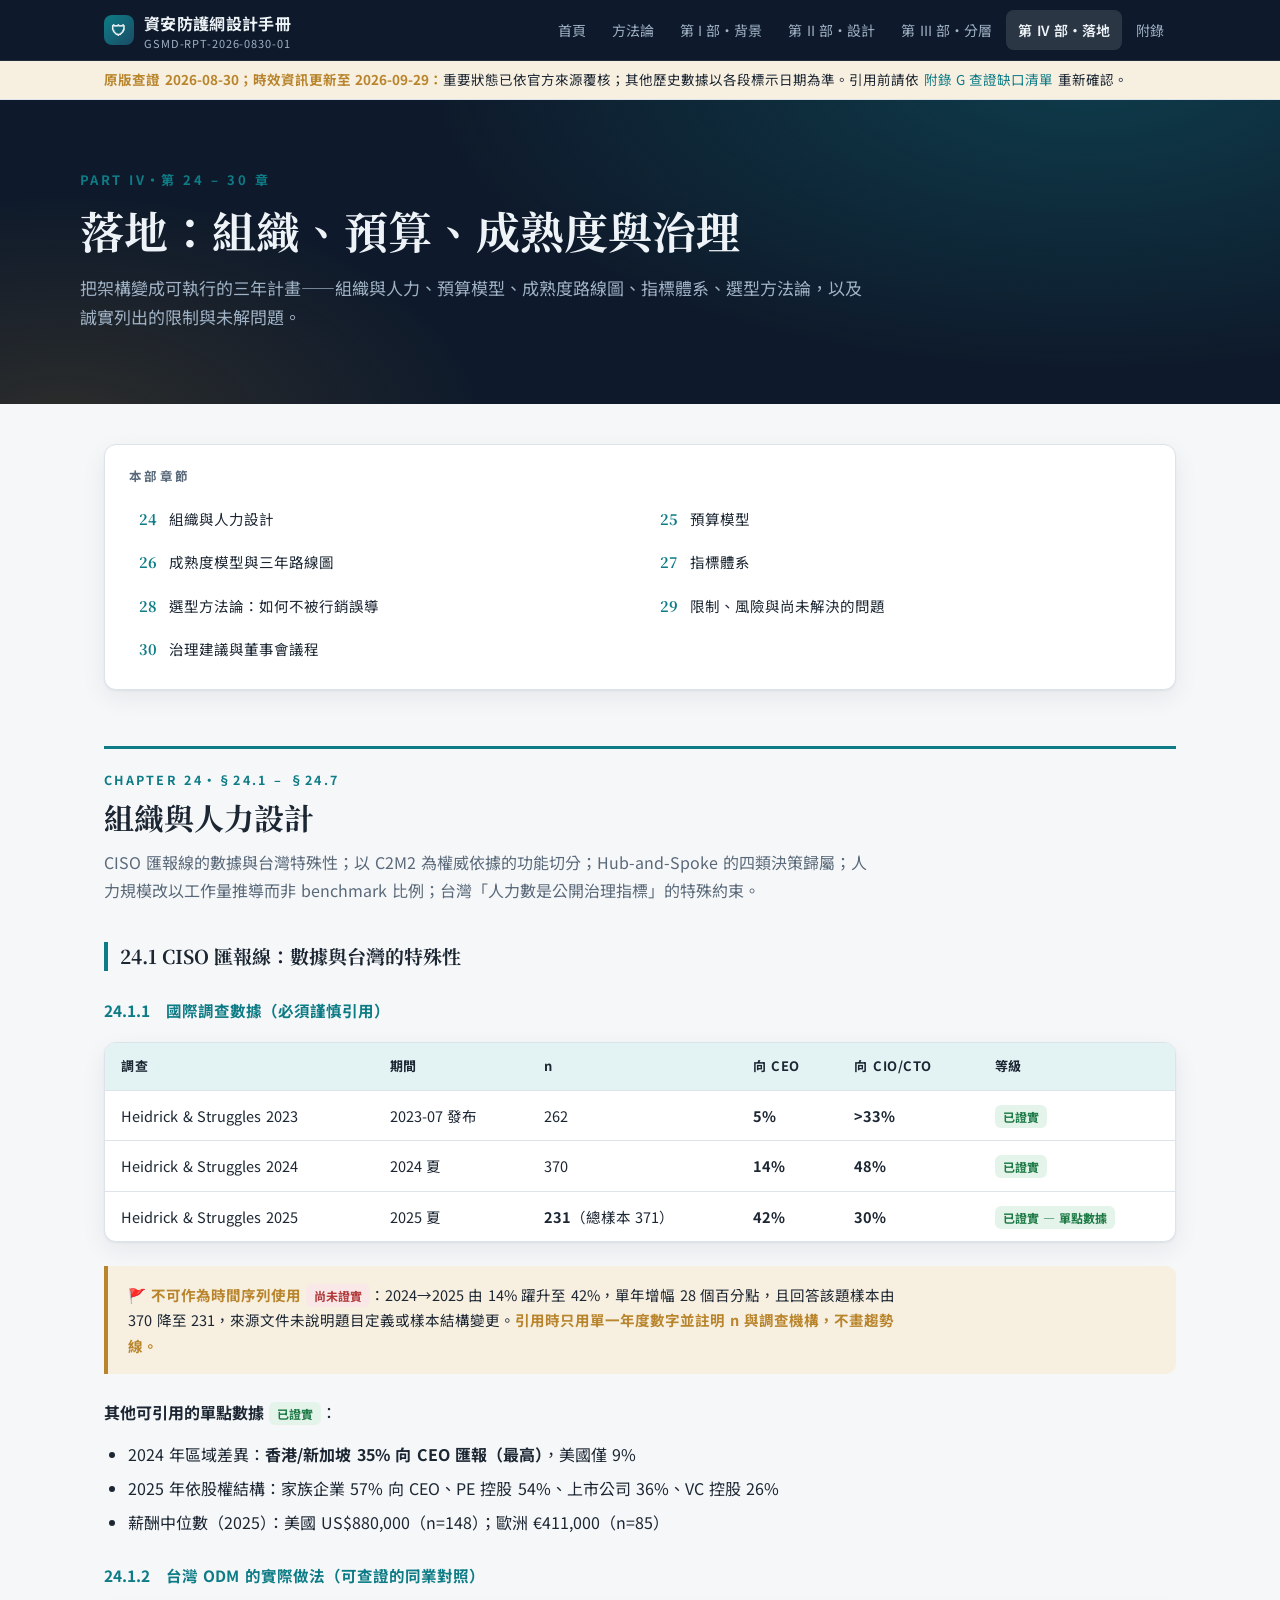
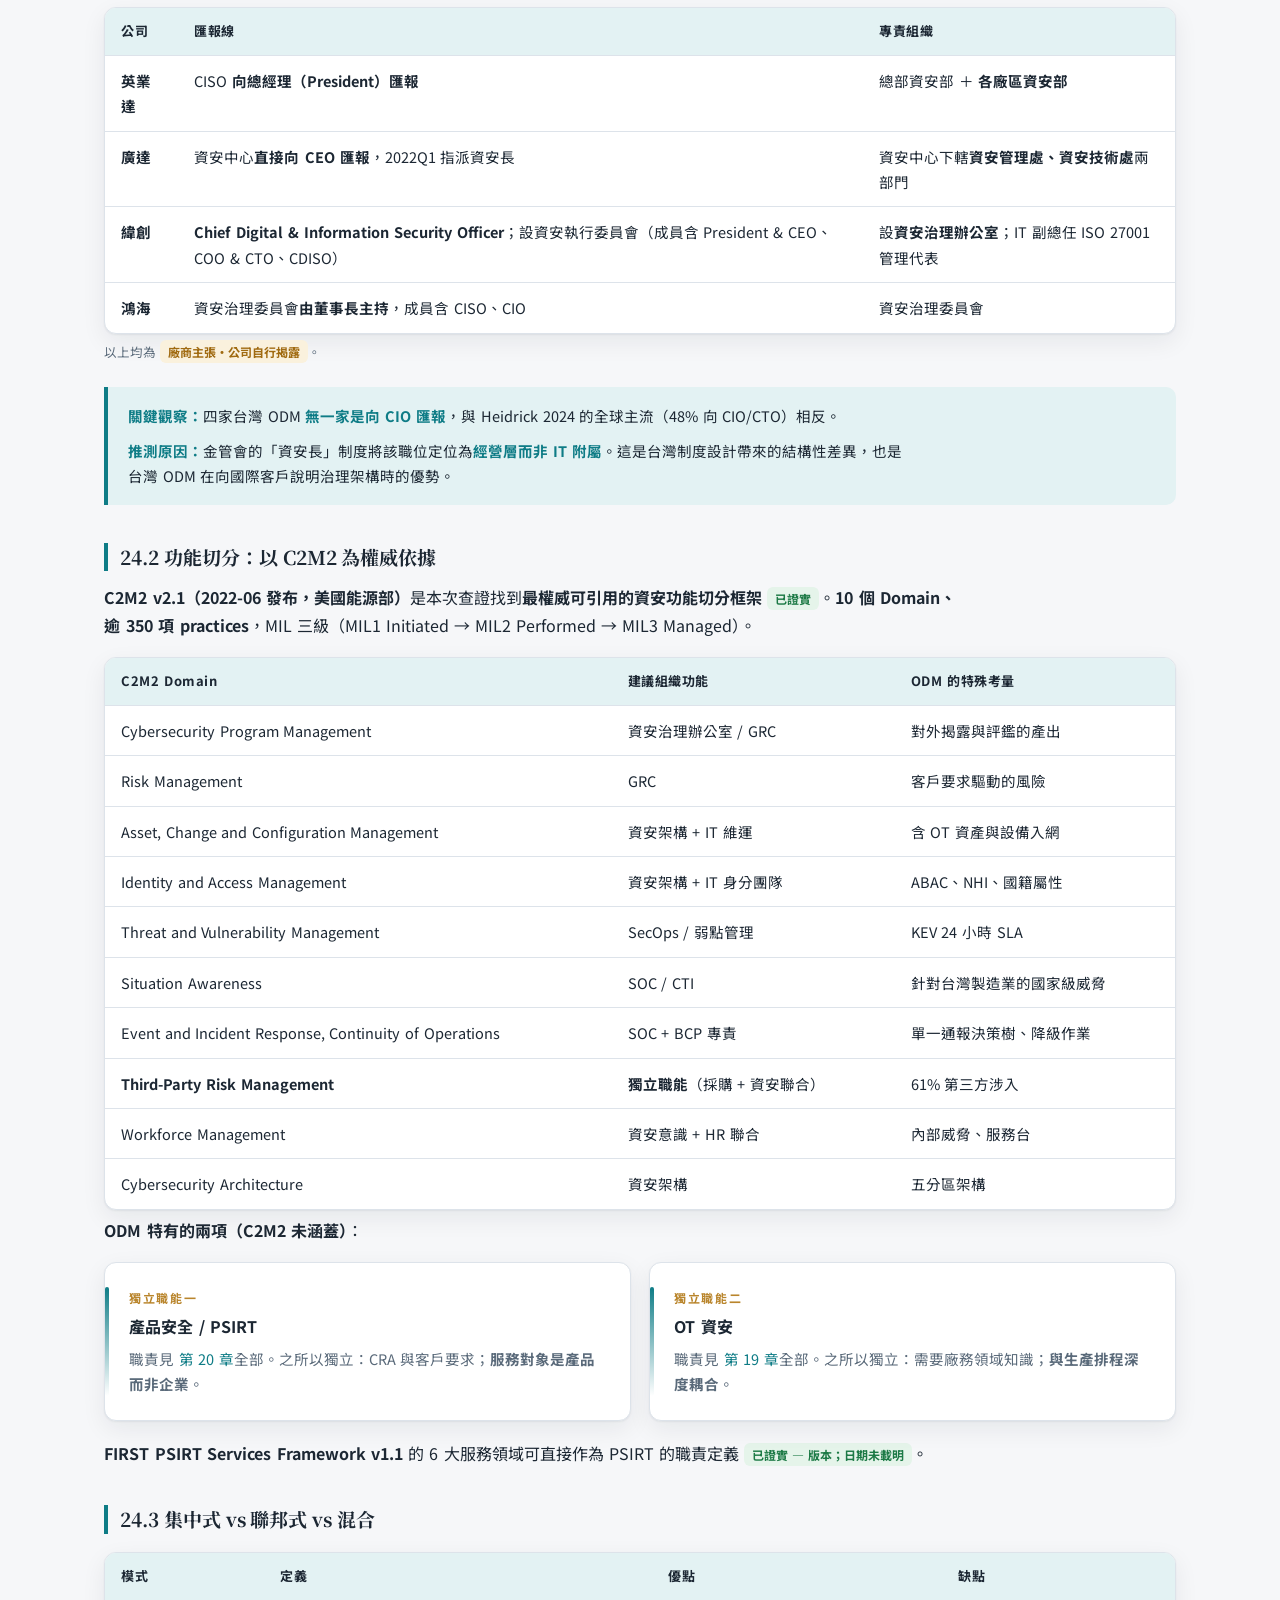
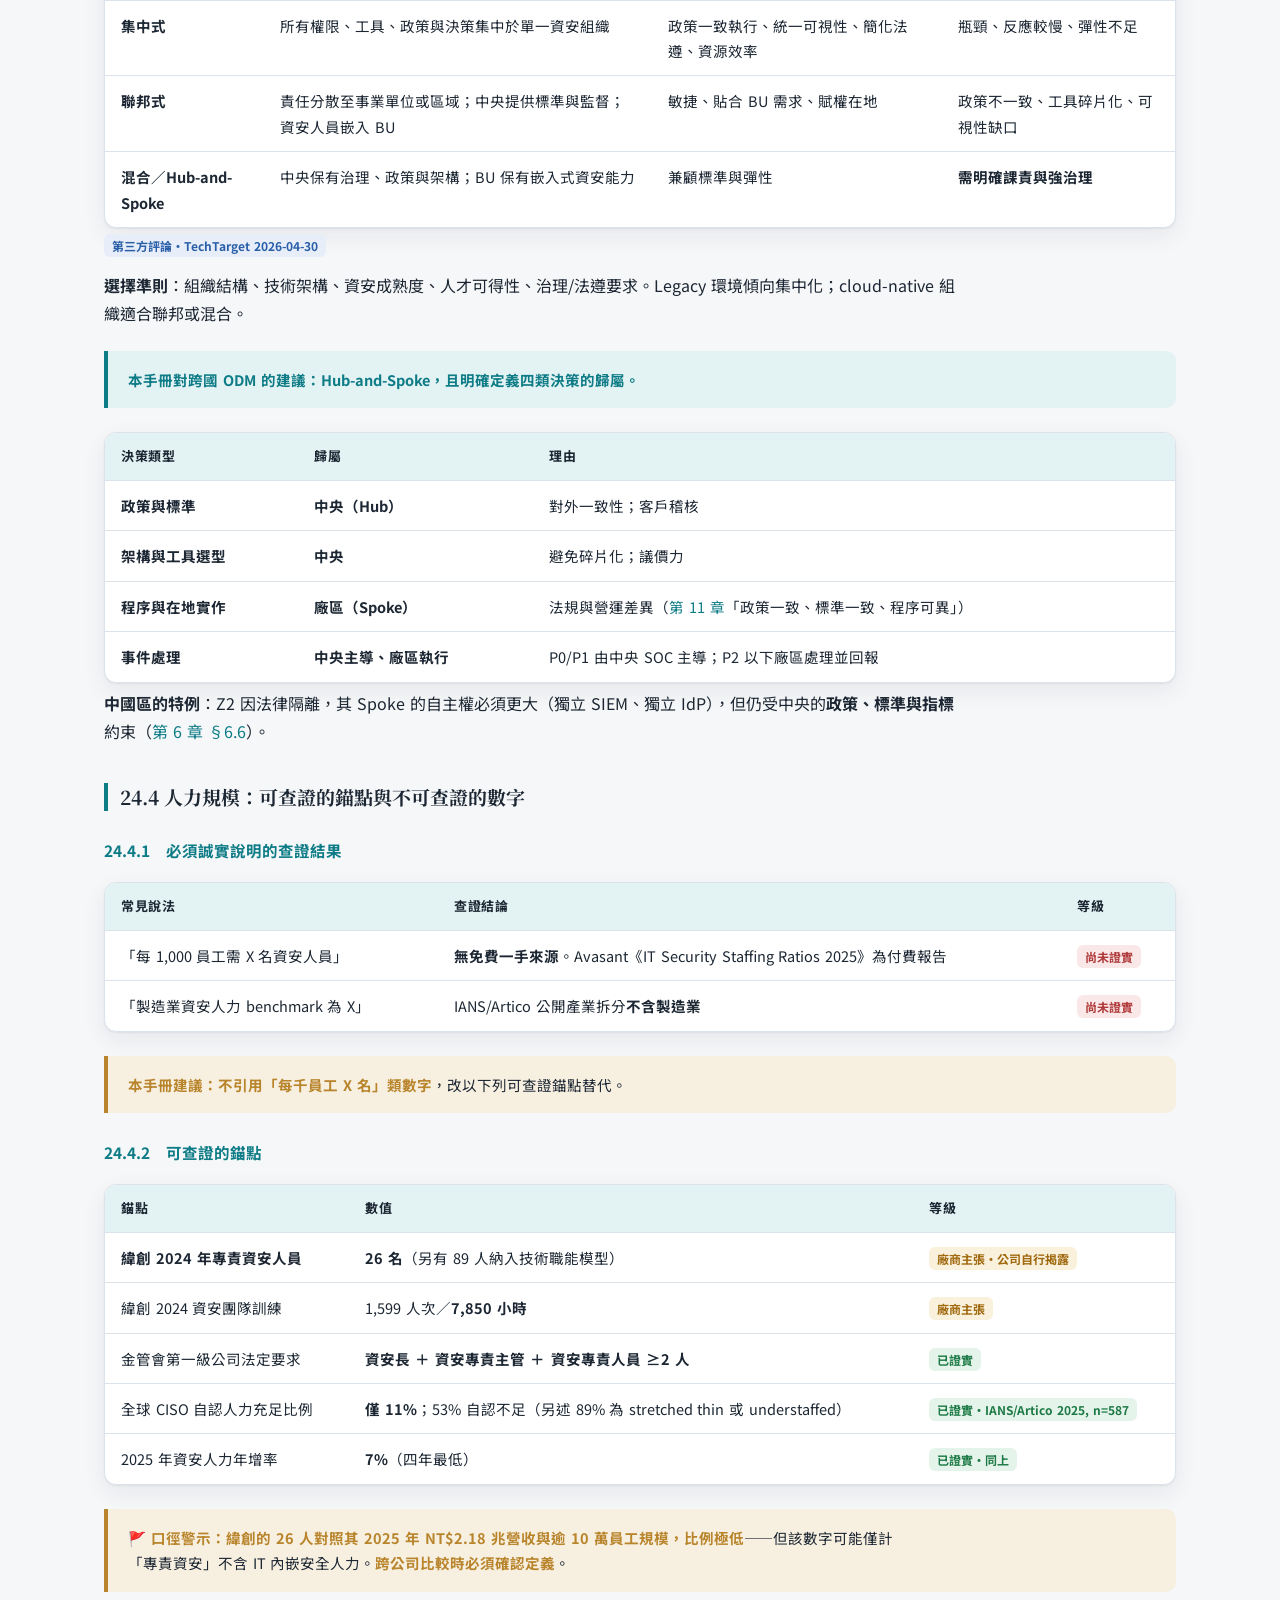
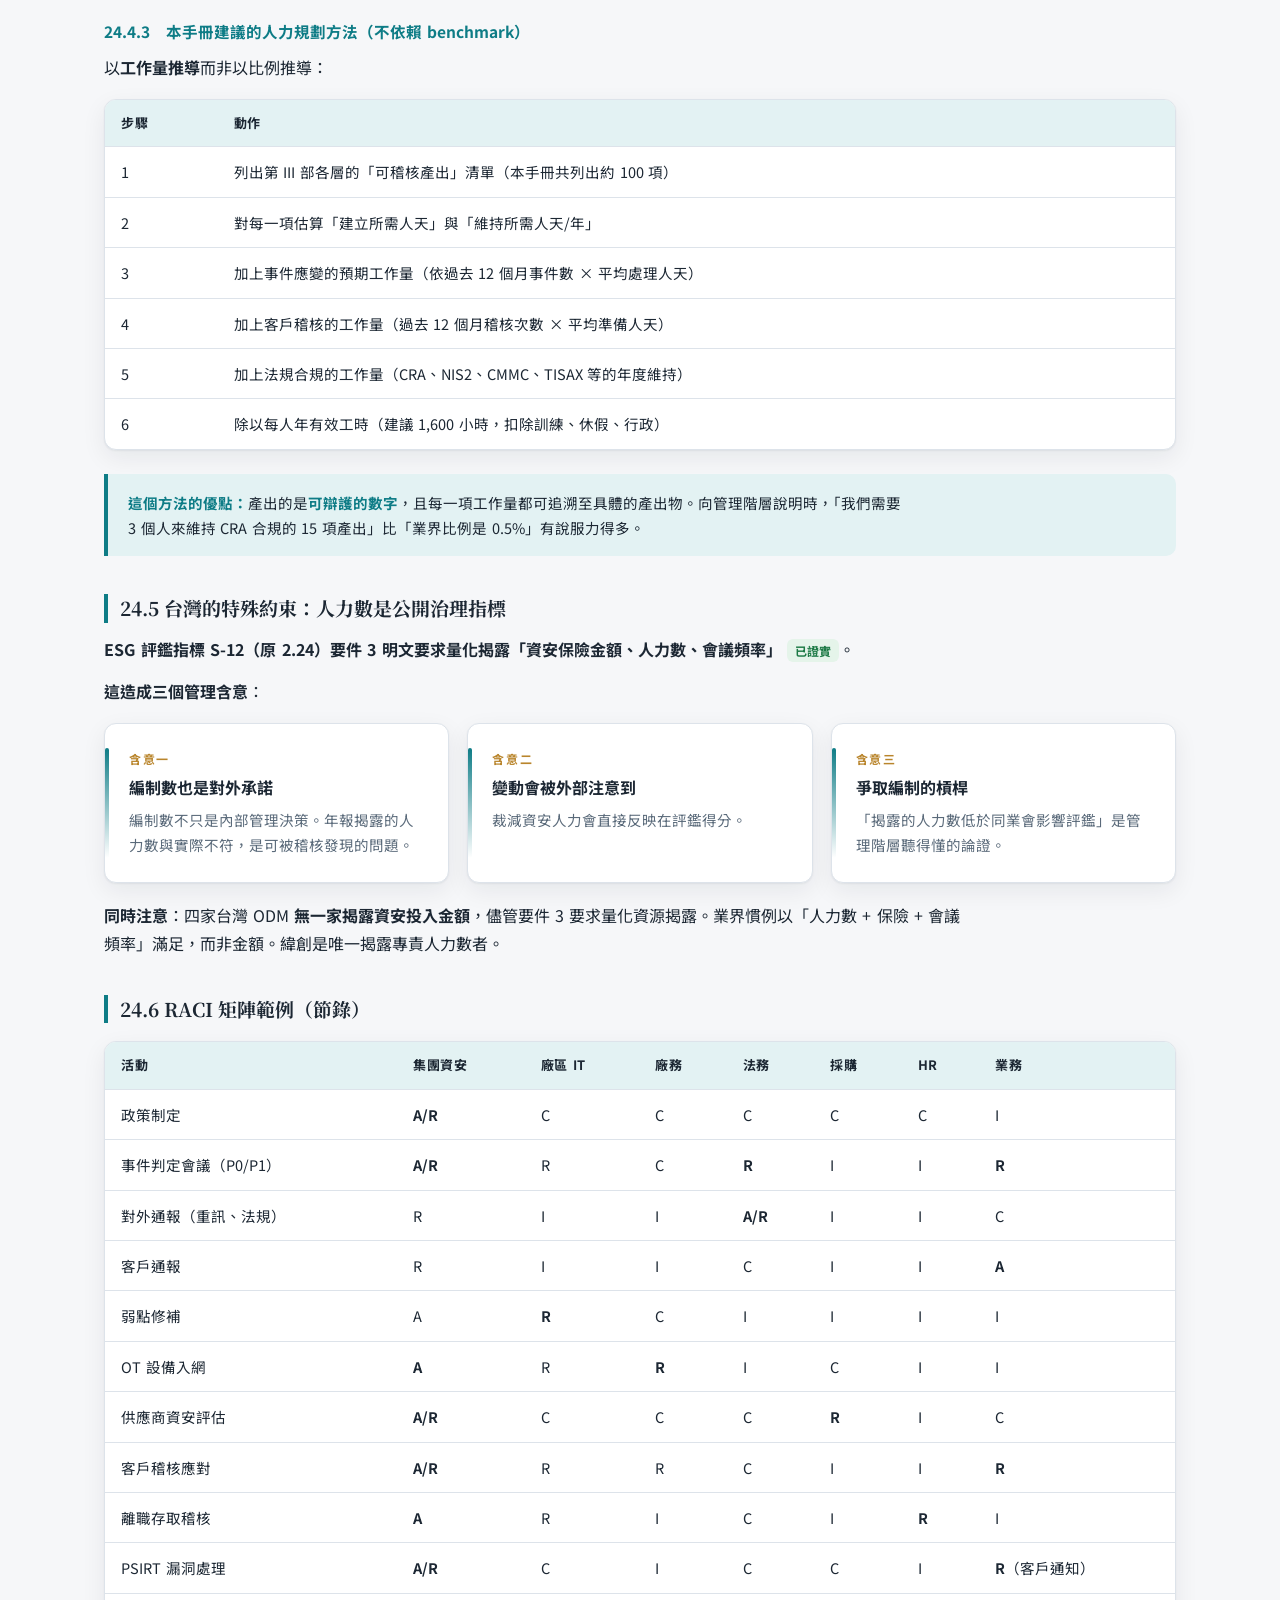
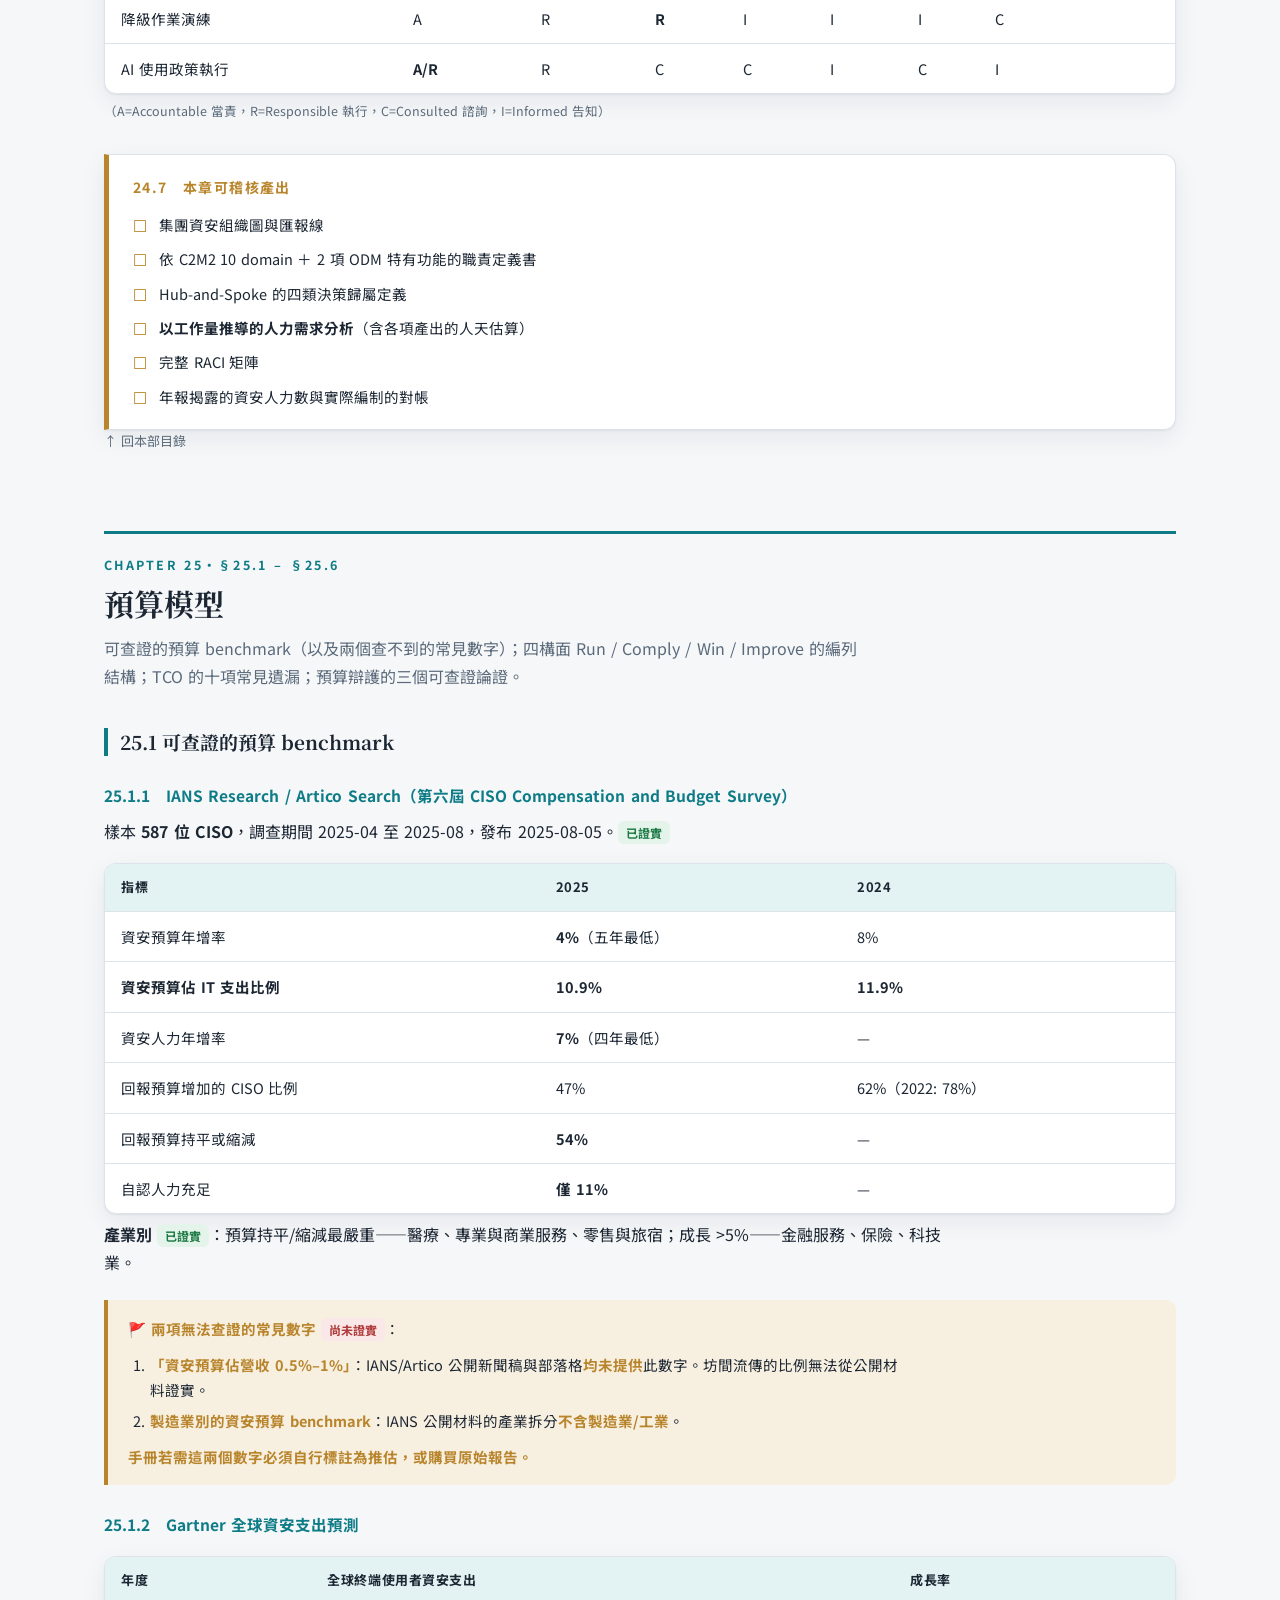
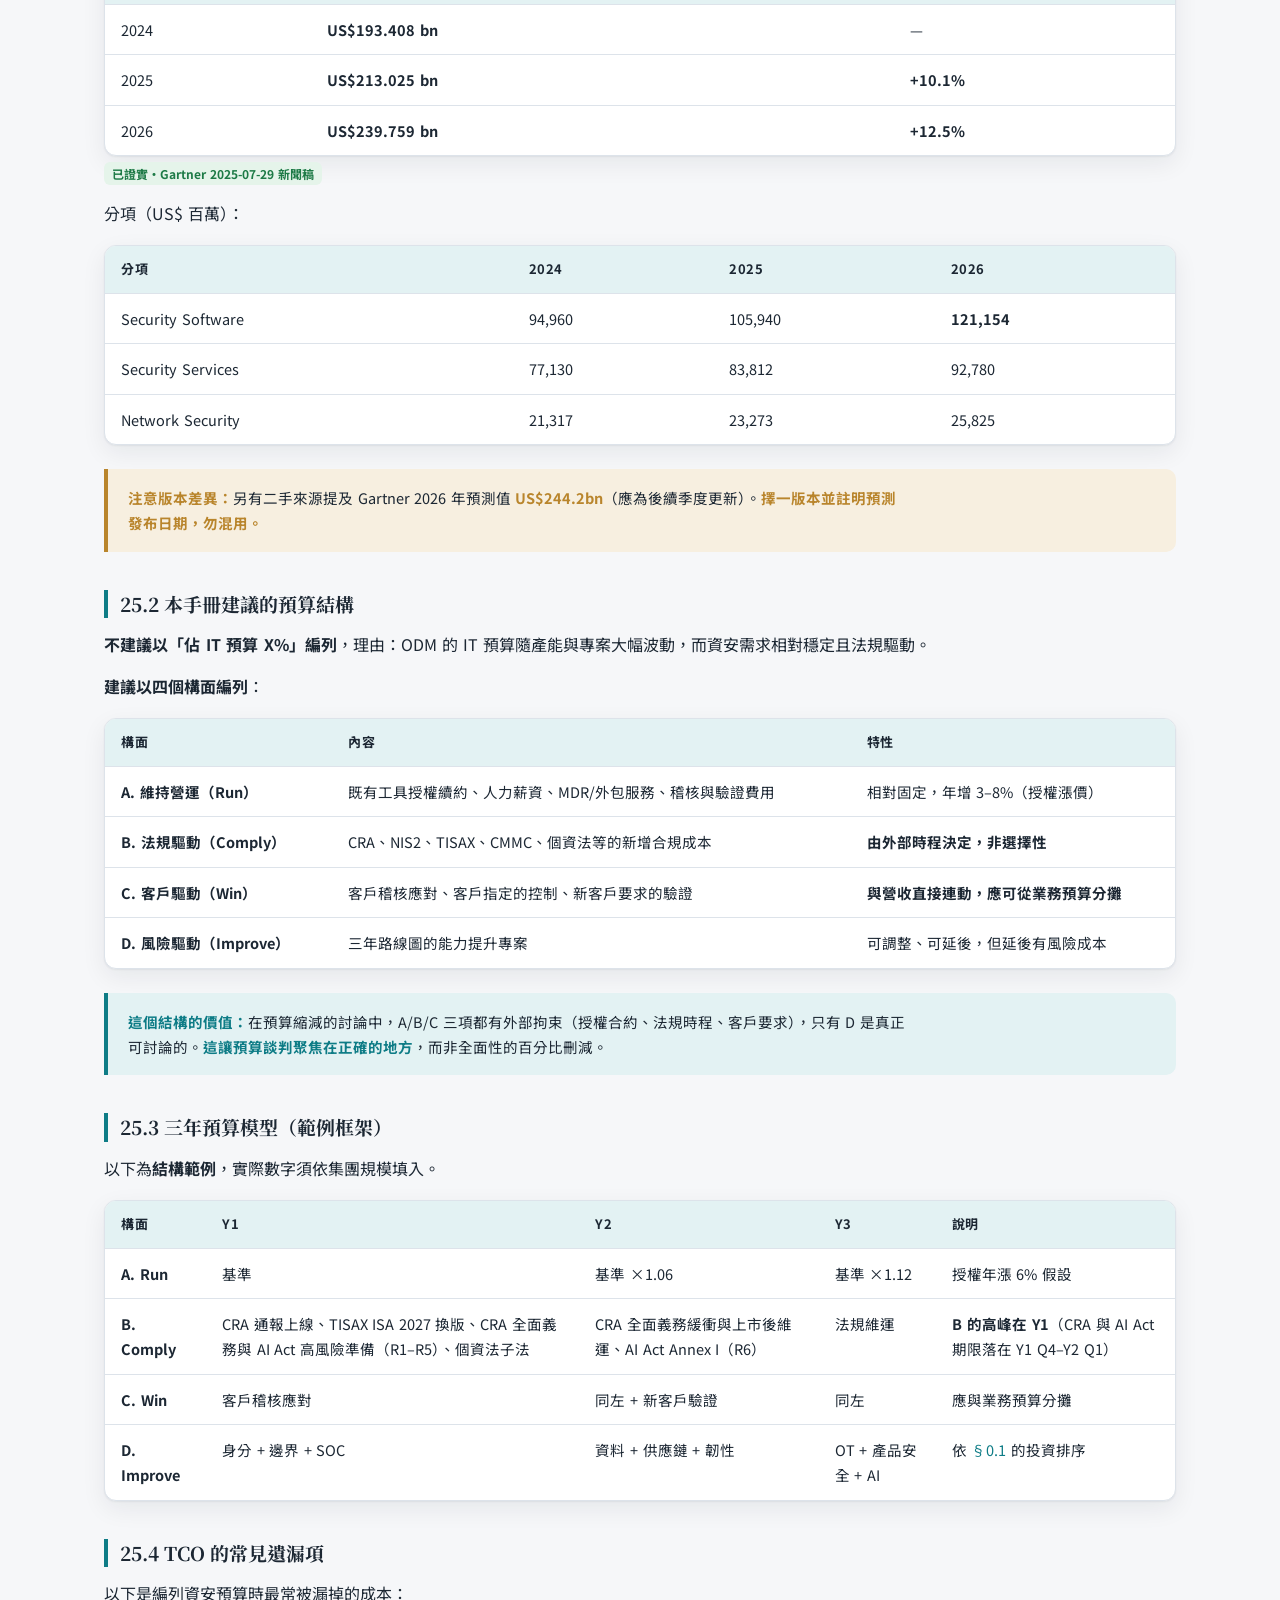
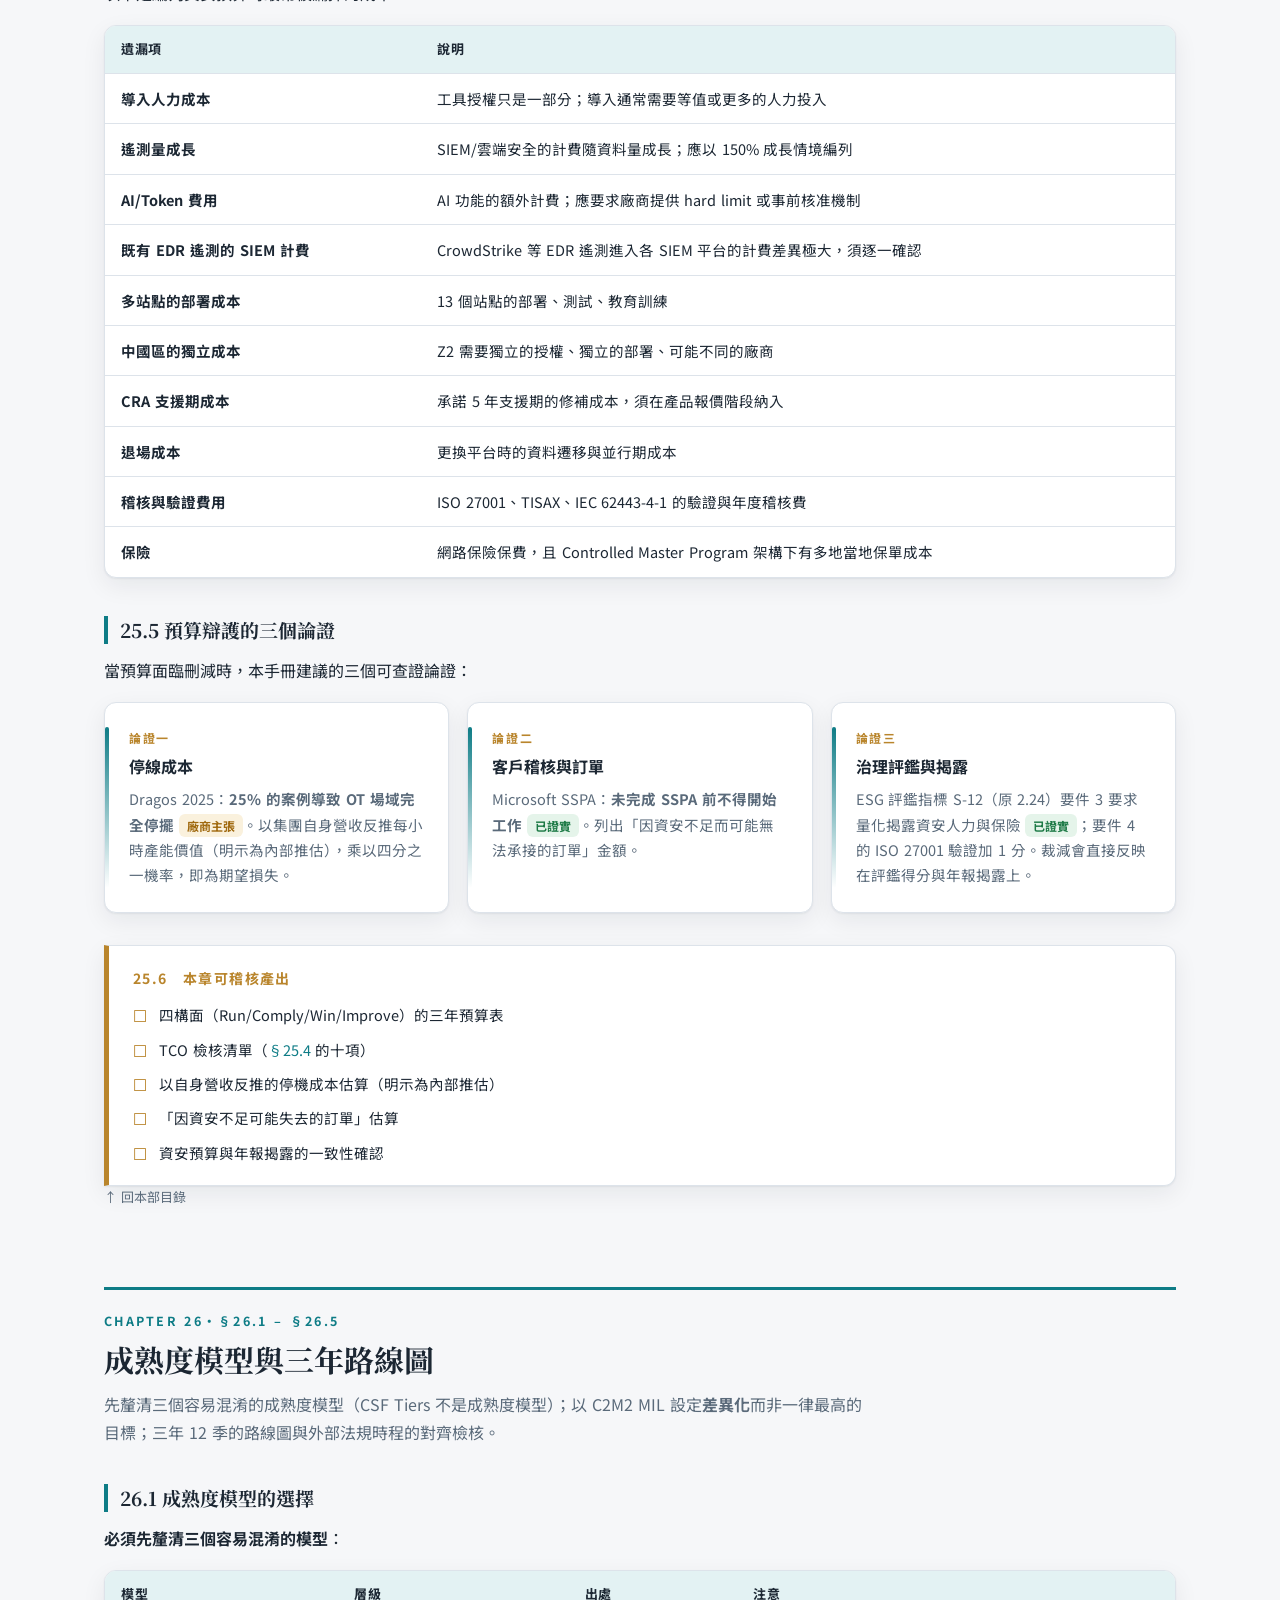
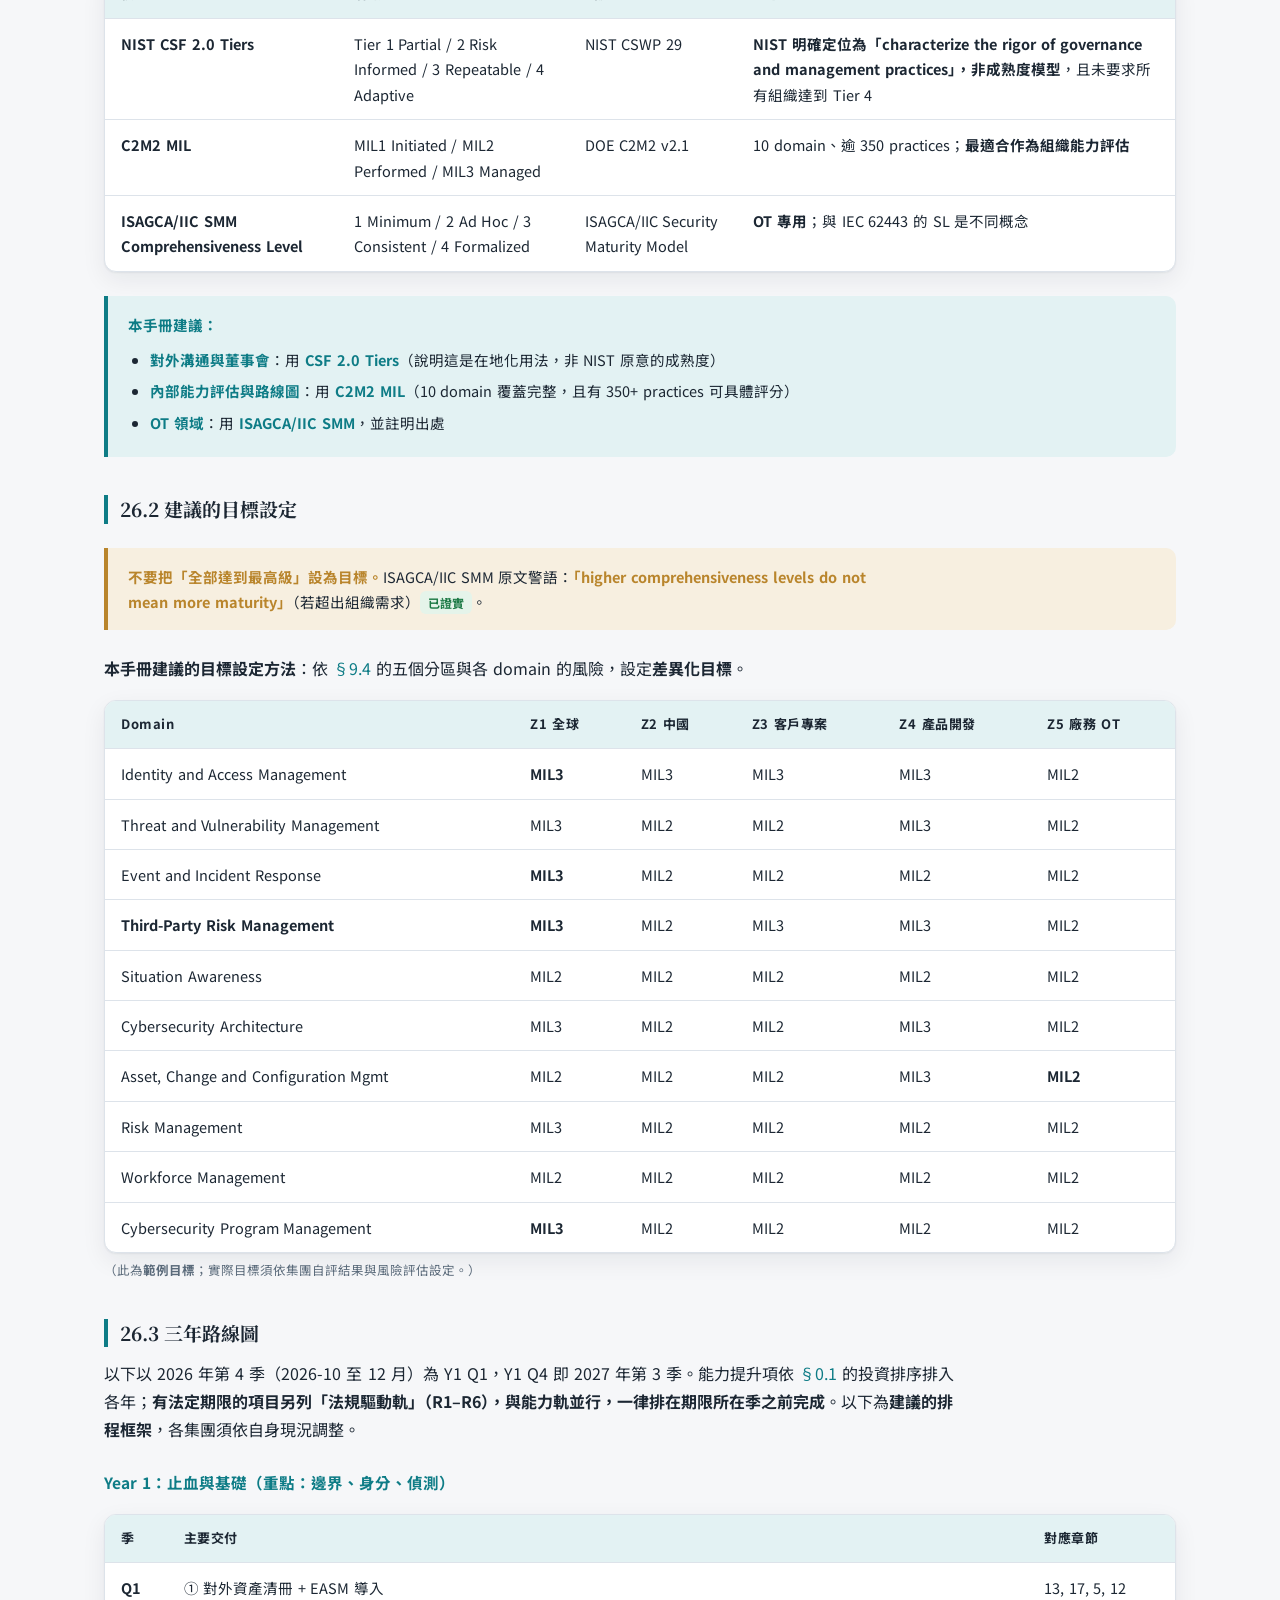
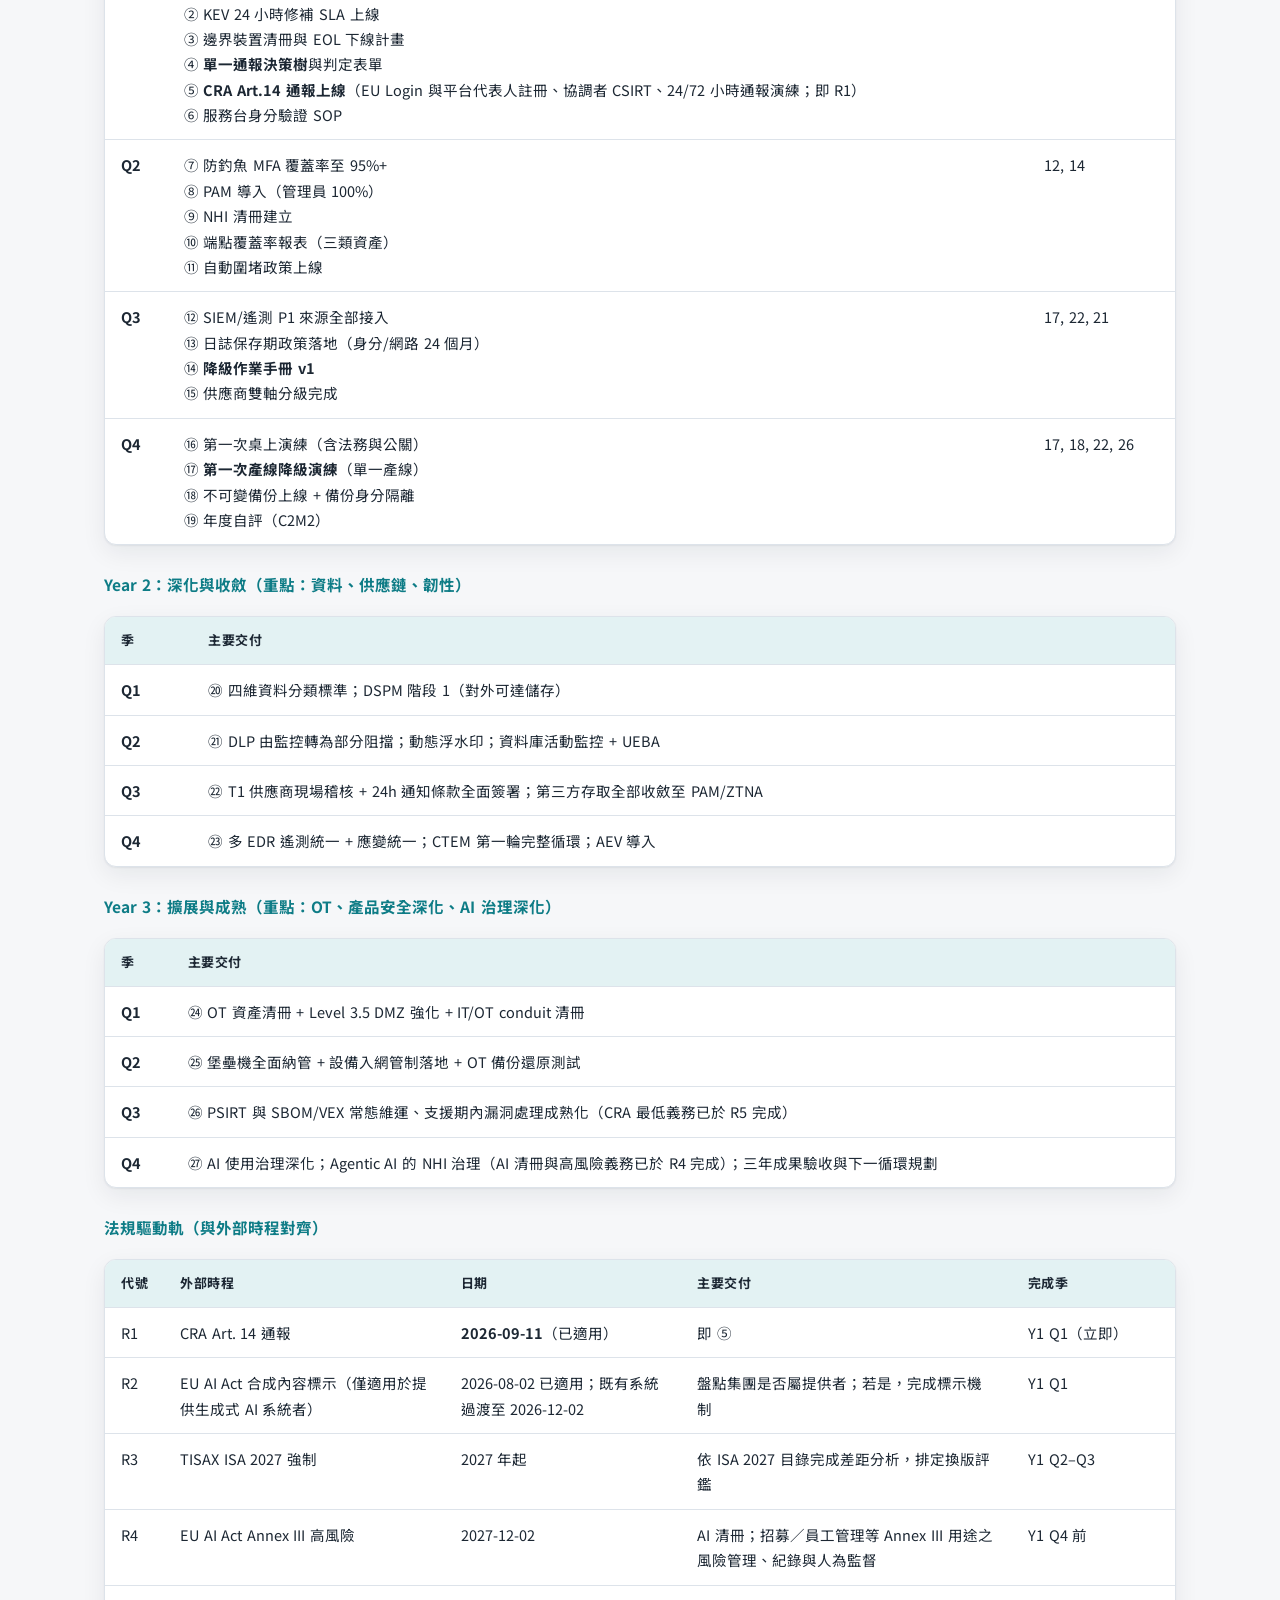
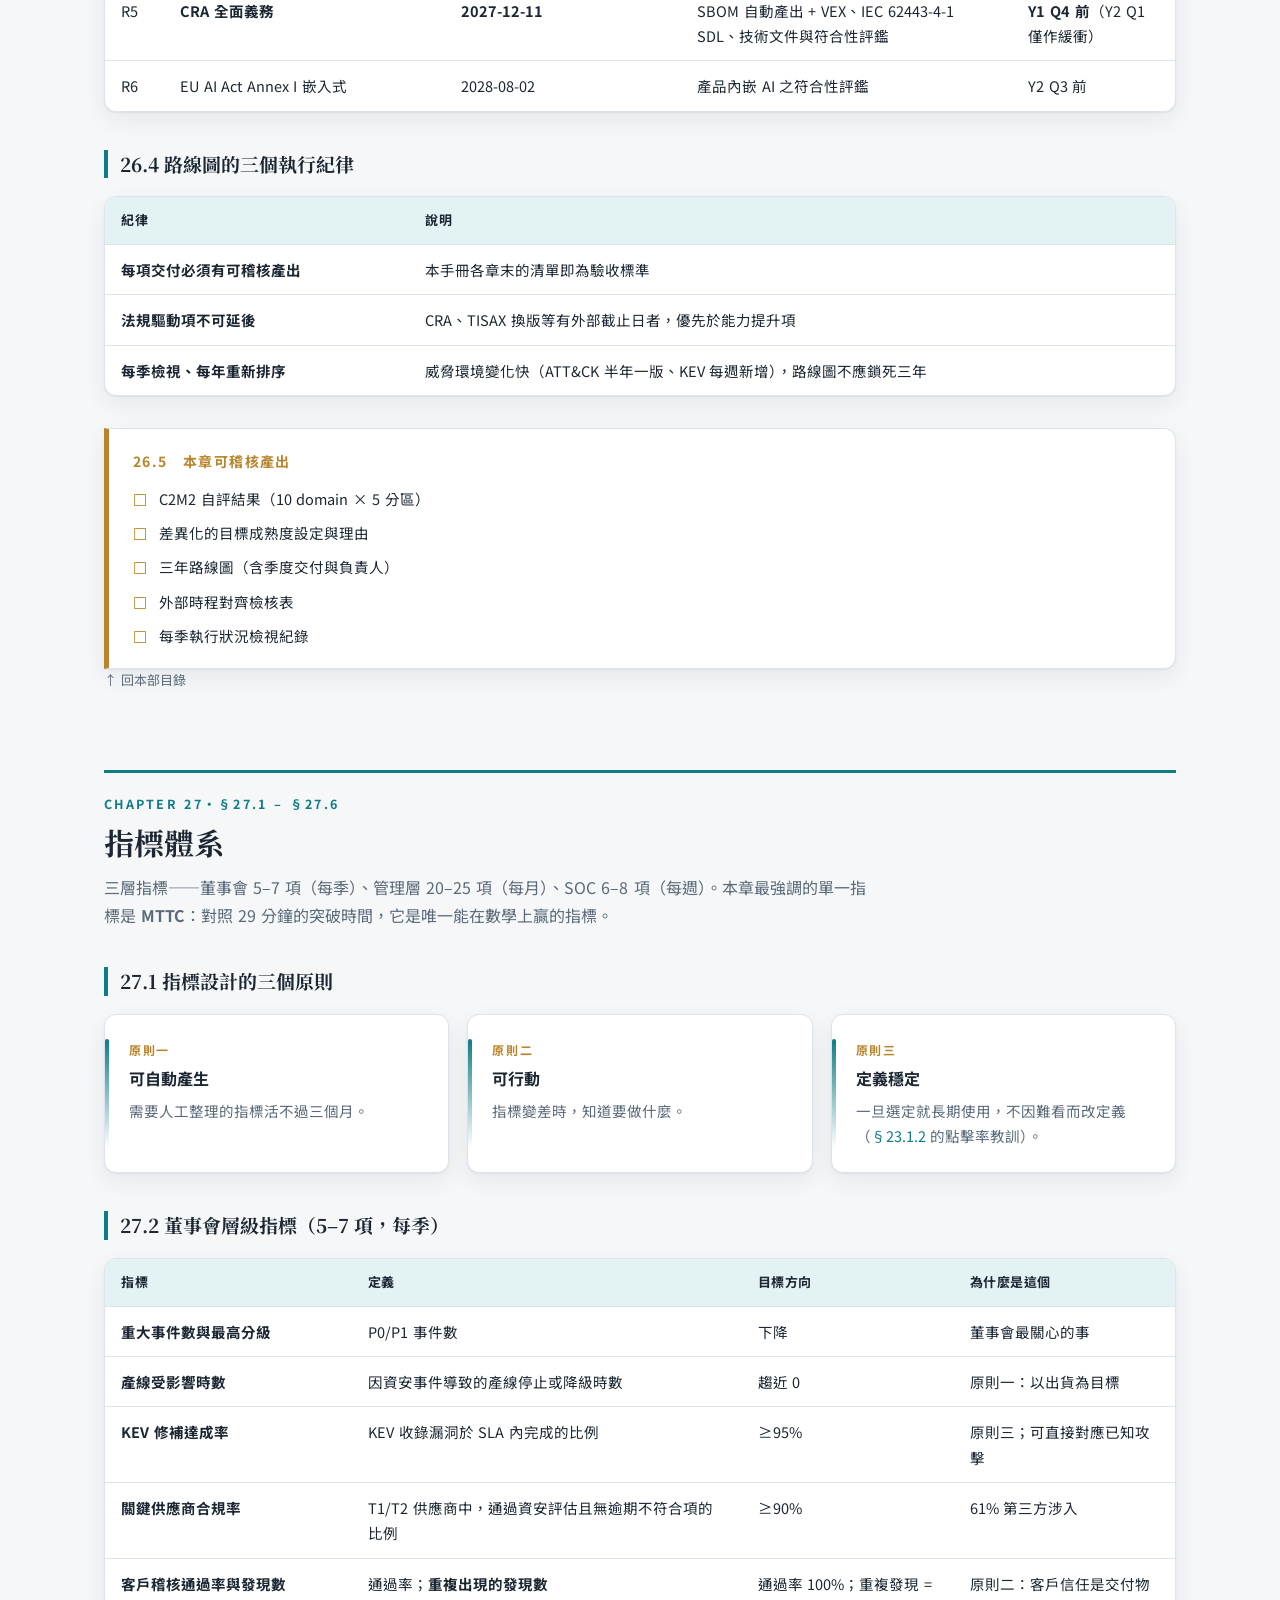
<file: part-4.html>
<!DOCTYPE html>
<html lang="zh-Hant">
<head>
<meta charset="UTF-8">
<meta name="viewport" content="width=device-width, initial-scale=1">
<meta name="robots" content="noindex, nofollow">
<meta http-equiv="Content-Security-Policy" content="default-src 'self'; script-src 'self'; style-src 'self'; font-src 'self'; img-src 'self' data:; base-uri 'self'; form-action 'none'; object-src 'none'">
<meta name="description" content="第 24–30 章：組織與人力設計、四構面預算模型、C2M2 成熟度與三年路線圖、三層指標體系、選型方法論，以及誠實列出的手冊限制與未解問題與治理建議。">
<title>第 IV 部・落地 | 資安防護網設計手冊</title>
<link rel="icon" href="assets/favicon.svg" type="image/svg+xml">
<link rel="stylesheet" href="assets/css/main.css">
</head>
<body>
<a class="skip-link" href="#main">跳到主要內容</a>

<header class="site-header">
  <div class="nav-wrap">
    <a class="brand" href="index.html">
      <span class="mark">🛡</span>
      <span>資安防護網設計手冊<small>GSMD-RPT-2026-0830-01</small></span>
    </a>
    <button class="nav-toggle" type="button" aria-expanded="false" aria-controls="site-nav" aria-label="開啟選單">選單 ☰</button>
    <nav class="site-nav" id="site-nav" aria-label="主要導覽">
      <a href="index.html">首頁</a>
      <a href="methodology.html">方法論</a>
      <a href="part-1.html">第 I 部・背景</a>
      <a href="part-2.html">第 II 部・設計</a>
      <a href="part-3.html">第 III 部・分層</a>
      <a href="part-4.html">第 IV 部・落地</a>
      <a href="appendix.html">附錄</a>
    </nav>
  </div>
</header>

<div class="asof-banner" role="note">
  <p><strong>原版查證 2026-08-30；時效資訊更新至 2026-09-29：</strong>重要狀態已依官方來源覆核；其他歷史數據以各段標示日期為準。引用前請依 <a href="appendix.html#appendix-g">附錄 G 查證缺口清單</a> 重新確認。</p>
</div>

<section class="hero page-hero">
  <div class="hero-inner">
    <p class="kicker">Part IV・第 24 – 30 章</p>
    <h1>落地：組織、預算、成熟度與治理</h1>
    <p class="subtitle">把架構變成可執行的三年計畫——組織與人力、預算模型、成熟度路線圖、指標體系、選型方法論，以及誠實列出的限制與未解問題。</p>
  </div>
</section>

<main class="container" id="main" tabindex="-1">
  <nav class="toc" id="toc" aria-label="本頁目錄">
    <h2>本部章節</h2>
    <ol>
      <li><a href="#ch24"><b>24</b><span>組織與人力設計</span></a></li>
      <li><a href="#ch25"><b>25</b><span>預算模型</span></a></li>
      <li><a href="#ch26"><b>26</b><span>成熟度模型與三年路線圖</span></a></li>
      <li><a href="#ch27"><b>27</b><span>指標體系</span></a></li>
      <li><a href="#ch28"><b>28</b><span>選型方法論：如何不被行銷誤導</span></a></li>
      <li><a href="#ch29"><b>29</b><span>限制、風險與尚未解決的問題</span></a></li>
      <li><a href="#ch30"><b>30</b><span>治理建議與董事會議程</span></a></li>
    </ol>
  </nav>

  <!-- ============================== 第 24 章 ============================== -->
  <section class="section prose" id="ch24">
    <div class="chapter-head">
      <p class="kicker">Chapter 24・§24.1 – §24.7</p>
      <h2>組織與人力設計</h2>
      <p class="lead">CISO 匯報線的數據與台灣特殊性；以 C2M2 為權威依據的功能切分；Hub-and-Spoke 的四類決策歸屬；人力規模改以工作量推導而非 benchmark 比例；台灣「人力數是公開治理指標」的特殊約束。</p>
    </div>

    <h3 id="s24-1">24.1 CISO 匯報線：數據與台灣的特殊性</h3>

    <h4 id="s24-1-1">24.1.1　國際調查數據（必須謹慎引用）</h4>
    <div class="table-wrap">
      <table>
        <thead><tr><th scope="col">調查</th><th scope="col">期間</th><th scope="col">n</th><th scope="col">向 CEO</th><th scope="col">向 CIO/CTO</th><th scope="col">等級</th></tr></thead>
        <tbody>
          <tr><td>Heidrick &amp; Struggles 2023</td><td>2023-07 發布</td><td>262</td><td><strong>5%</strong></td><td><strong>&gt;33%</strong></td><td><span class="ev ev-verified">已證實</span></td></tr>
          <tr><td>Heidrick &amp; Struggles 2024</td><td>2024 夏</td><td>370</td><td><strong>14%</strong></td><td><strong>48%</strong></td><td><span class="ev ev-verified">已證實</span></td></tr>
          <tr><td>Heidrick &amp; Struggles 2025</td><td>2025 夏</td><td><strong>231</strong>（總樣本 371）</td><td><strong>42%</strong></td><td><strong>30%</strong></td><td><span class="ev ev-verified">已證實 — 單點數據</span></td></tr>
        </tbody>
      </table>
    </div>
    <div class="notice">
      <p><strong>🚩 不可作為時間序列使用</strong> <span class="ev ev-unverified">尚未證實</span>：2024→2025 由 14% 躍升至 42%，單年增幅 28 個百分點，且回答該題樣本由 370 降至 231，來源文件未說明題目定義或樣本結構變更。<strong>引用時只用單一年度數字並註明 n 與調查機構，不畫趨勢線。</strong></p>
    </div>
    <p><strong>其他可引用的單點數據</strong> <span class="ev ev-verified">已證實</span>：</p>
    <ul>
      <li>2024 年區域差異：<strong>香港/新加坡 35% 向 CEO 匯報（最高）</strong>，美國僅 9%</li>
      <li>2025 年依股權結構：家族企業 57% 向 CEO、PE 控股 54%、上市公司 36%、VC 控股 26%</li>
      <li>薪酬中位數（2025）：美國 US$880,000（n=148）；歐洲 €411,000（n=85）</li>
    </ul>

    <h4 id="s24-1-2">24.1.2　台灣 ODM 的實際做法（可查證的同業對照）</h4>
    <div class="table-wrap">
      <table>
        <thead><tr><th scope="col">公司</th><th scope="col">匯報線</th><th scope="col">專責組織</th></tr></thead>
        <tbody>
          <tr><td><strong>英業達</strong></td><td>CISO <strong>向總經理（President）匯報</strong></td><td>總部資安部 ＋ <strong>各廠區資安部</strong></td></tr>
          <tr><td><strong>廣達</strong></td><td>資安中心<strong>直接向 CEO 匯報</strong>，2022Q1 指派資安長</td><td>資安中心下轄<strong>資安管理處、資安技術處</strong>兩部門</td></tr>
          <tr><td><strong>緯創</strong></td><td><strong>Chief Digital &amp; Information Security Officer</strong>；設資安執行委員會（成員含 President &amp; CEO、COO &amp; CTO、CDISO）</td><td>設<strong>資安治理辦公室</strong>；IT 副總任 ISO 27001 管理代表</td></tr>
          <tr><td><strong>鴻海</strong></td><td>資安治理委員會<strong>由董事長主持</strong>，成員含 CISO、CIO</td><td>資安治理委員會</td></tr>
        </tbody>
      </table>
    </div>
    <p class="src-note">以上均為 <span class="ev ev-vendor">廠商主張・公司自行揭露</span>。</p>
    <div class="notice accent">
      <p><strong>關鍵觀察：</strong>四家台灣 ODM <strong>無一家是向 CIO 匯報</strong>，與 Heidrick 2024 的全球主流（48% 向 CIO/CTO）相反。</p>
      <p><strong>推測原因：</strong>金管會的「資安長」制度將該職位定位為<strong>經營層而非 IT 附屬</strong>。這是台灣制度設計帶來的結構性差異，也是台灣 ODM 在向國際客戶說明治理架構時的優勢。</p>
    </div>

    <h3 id="s24-2">24.2 功能切分：以 C2M2 為權威依據</h3>
    <p><strong>C2M2 v2.1（2022-06 發布，美國能源部）</strong>是本次查證找到<strong>最權威可引用的資安功能切分框架</strong> <span class="ev ev-verified">已證實</span>。<strong>10 個 Domain、逾 350 項 practices</strong>，MIL 三級（MIL1 Initiated → MIL2 Performed → MIL3 Managed）。</p>
    <div class="table-wrap">
      <table>
        <thead><tr><th scope="col">C2M2 Domain</th><th scope="col">建議組織功能</th><th scope="col">ODM 的特殊考量</th></tr></thead>
        <tbody>
          <tr><td>Cybersecurity Program Management</td><td>資安治理辦公室 / GRC</td><td>對外揭露與評鑑的產出</td></tr>
          <tr><td>Risk Management</td><td>GRC</td><td>客戶要求驅動的風險</td></tr>
          <tr><td>Asset, Change and Configuration Management</td><td>資安架構 + IT 維運</td><td>含 OT 資產與設備入網</td></tr>
          <tr><td>Identity and Access Management</td><td>資安架構 + IT 身分團隊</td><td>ABAC、NHI、國籍屬性</td></tr>
          <tr><td>Threat and Vulnerability Management</td><td>SecOps / 弱點管理</td><td>KEV 24 小時 SLA</td></tr>
          <tr><td>Situation Awareness</td><td>SOC / CTI</td><td>針對台灣製造業的國家級威脅</td></tr>
          <tr><td>Event and Incident Response, Continuity of Operations</td><td>SOC + BCP 專責</td><td>單一通報決策樹、降級作業</td></tr>
          <tr><td><strong>Third-Party Risk Management</strong></td><td><strong>獨立職能</strong>（採購 + 資安聯合）</td><td>61% 第三方涉入</td></tr>
          <tr><td>Workforce Management</td><td>資安意識 + HR 聯合</td><td>內部威脅、服務台</td></tr>
          <tr><td>Cybersecurity Architecture</td><td>資安架構</td><td>五分區架構</td></tr>
        </tbody>
      </table>
    </div>
    <p><strong>ODM 特有的兩項（C2M2 未涵蓋）</strong>：</p>
    <div class="grid grid-2">
      <div class="card finding">
        <div class="no">獨立職能一</div>
        <h3>產品安全 / PSIRT</h3>
        <p>職責見 <a href="part-3.html#ch20">第 20 章</a>全部。之所以獨立：CRA 與客戶要求；<strong>服務對象是產品而非企業</strong>。</p>
      </div>
      <div class="card finding">
        <div class="no">獨立職能二</div>
        <h3>OT 資安</h3>
        <p>職責見 <a href="part-3.html#ch19">第 19 章</a>全部。之所以獨立：需要廠務領域知識；<strong>與生產排程深度耦合</strong>。</p>
      </div>
    </div>
    <p><strong>FIRST PSIRT Services Framework v1.1</strong> 的 6 大服務領域可直接作為 PSIRT 的職責定義 <span class="ev ev-verified">已證實 — 版本；日期未載明</span>。</p>

    <h3 id="s24-3">24.3 集中式 vs 聯邦式 vs 混合</h3>
    <div class="table-wrap">
      <table>
        <thead><tr><th scope="col">模式</th><th scope="col">定義</th><th scope="col">優點</th><th scope="col">缺點</th></tr></thead>
        <tbody>
          <tr><td><strong>集中式</strong></td><td>所有權限、工具、政策與決策集中於單一資安組織</td><td>政策一致執行、統一可視性、簡化法遵、資源效率</td><td>瓶頸、反應較慢、彈性不足</td></tr>
          <tr><td><strong>聯邦式</strong></td><td>責任分散至事業單位或區域；中央提供標準與監督；資安人員嵌入 BU</td><td>敏捷、貼合 BU 需求、賦權在地</td><td>政策不一致、工具碎片化、可視性缺口</td></tr>
          <tr><td><strong>混合／Hub-and-Spoke</strong></td><td>中央保有治理、政策與架構；BU 保有嵌入式資安能力</td><td>兼顧標準與彈性</td><td><strong>需明確課責與強治理</strong></td></tr>
        </tbody>
      </table>
    </div>
    <p class="src-note"><span class="ev ev-third">第三方評論・TechTarget 2026-04-30</span></p>
    <p><strong>選擇準則</strong>：組織結構、技術架構、資安成熟度、人才可得性、治理/法遵要求。Legacy 環境傾向集中化；cloud-native 組織適合聯邦或混合。</p>
    <div class="notice accent">
      <p><strong>本手冊對跨國 ODM 的建議：Hub-and-Spoke，且明確定義四類決策的歸屬。</strong></p>
    </div>
    <div class="table-wrap">
      <table>
        <thead><tr><th scope="col">決策類型</th><th scope="col">歸屬</th><th scope="col">理由</th></tr></thead>
        <tbody>
          <tr><td><strong>政策與標準</strong></td><td><strong>中央（Hub）</strong></td><td>對外一致性；客戶稽核</td></tr>
          <tr><td><strong>架構與工具選型</strong></td><td><strong>中央</strong></td><td>避免碎片化；議價力</td></tr>
          <tr><td><strong>程序與在地實作</strong></td><td><strong>廠區（Spoke）</strong></td><td>法規與營運差異（<a href="part-3.html#ch11">第 11 章</a>「政策一致、標準一致、程序可異」）</td></tr>
          <tr><td><strong>事件處理</strong></td><td><strong>中央主導、廠區執行</strong></td><td>P0/P1 由中央 SOC 主導；P2 以下廠區處理並回報</td></tr>
        </tbody>
      </table>
    </div>
    <p><strong>中國區的特例</strong>：Z2 因法律隔離，其 Spoke 的自主權必須更大（獨立 SIEM、獨立 IdP），但仍受中央的<strong>政策、標準與指標</strong>約束（<a href="part-1.html#s6-6">第 6 章 §6.6</a>）。</p>

    <h3 id="s24-4">24.4 人力規模：可查證的錨點與不可查證的數字</h3>

    <h4 id="s24-4-1">24.4.1　必須誠實說明的查證結果</h4>
    <div class="table-wrap">
      <table>
        <thead><tr><th scope="col">常見說法</th><th scope="col">查證結論</th><th scope="col">等級</th></tr></thead>
        <tbody>
          <tr><td>「每 1,000 員工需 X 名資安人員」</td><td><strong>無免費一手來源</strong>。Avasant《IT Security Staffing Ratios 2025》為付費報告</td><td><span class="ev ev-unverified">尚未證實</span></td></tr>
          <tr><td>「製造業資安人力 benchmark 為 X」</td><td>IANS/Artico 公開產業拆分<strong>不含製造業</strong></td><td><span class="ev ev-unverified">尚未證實</span></td></tr>
        </tbody>
      </table>
    </div>
    <div class="notice">
      <p><strong>本手冊建議：不引用「每千員工 X 名」類數字</strong>，改以下列可查證錨點替代。</p>
    </div>

    <h4 id="s24-4-2">24.4.2　可查證的錨點</h4>
    <div class="table-wrap">
      <table>
        <thead><tr><th scope="col">錨點</th><th scope="col">數值</th><th scope="col">等級</th></tr></thead>
        <tbody>
          <tr><td><strong>緯創 2024 年專責資安人員</strong></td><td><strong>26 名</strong>（另有 89 人納入技術職能模型）</td><td><span class="ev ev-vendor">廠商主張・公司自行揭露</span></td></tr>
          <tr><td>緯創 2024 資安團隊訓練</td><td>1,599 人次／<strong>7,850 小時</strong></td><td><span class="ev ev-vendor">廠商主張</span></td></tr>
          <tr><td>金管會第一級公司法定要求</td><td><strong>資安長 ＋ 資安專責主管 ＋ 資安專責人員 ≥2 人</strong></td><td><span class="ev ev-verified">已證實</span></td></tr>
          <tr><td>全球 CISO 自認人力充足比例</td><td><strong>僅 11%</strong>；53% 自認不足（另述 89% 為 stretched thin 或 understaffed）</td><td><span class="ev ev-verified">已證實・IANS/Artico 2025, n=587</span></td></tr>
          <tr><td>2025 年資安人力年增率</td><td><strong>7%</strong>（四年最低）</td><td><span class="ev ev-verified">已證實・同上</span></td></tr>
        </tbody>
      </table>
    </div>
    <div class="notice">
      <p><strong>🚩 口徑警示：</strong><strong>緯創的 26 人對照其 2025 年 NT$2.18 兆營收與逾 10 萬員工規模，比例極低</strong>——但該數字可能僅計「專責資安」不含 IT 內嵌安全人力。<strong>跨公司比較時必須確認定義</strong>。</p>
    </div>

    <h4 id="s24-4-3">24.4.3　本手冊建議的人力規劃方法（不依賴 benchmark）</h4>
    <p>以<strong>工作量推導</strong>而非以比例推導：</p>
    <div class="table-wrap">
      <table>
        <thead><tr><th scope="col">步驟</th><th scope="col">動作</th></tr></thead>
        <tbody>
          <tr><td>1</td><td>列出第 III 部各層的「可稽核產出」清單（本手冊共列出約 100 項）</td></tr>
          <tr><td>2</td><td>對每一項估算「建立所需人天」與「維持所需人天/年」</td></tr>
          <tr><td>3</td><td>加上事件應變的預期工作量（依過去 12 個月事件數 × 平均處理人天）</td></tr>
          <tr><td>4</td><td>加上客戶稽核的工作量（過去 12 個月稽核次數 × 平均準備人天）</td></tr>
          <tr><td>5</td><td>加上法規合規的工作量（CRA、NIS2、CMMC、TISAX 等的年度維持）</td></tr>
          <tr><td>6</td><td>除以每人年有效工時（建議 1,600 小時，扣除訓練、休假、行政）</td></tr>
        </tbody>
      </table>
    </div>
    <div class="notice accent">
      <p><strong>這個方法的優點：</strong>產出的是<strong>可辯護的數字</strong>，且每一項工作量都可追溯至具體的產出物。向管理階層說明時，「我們需要 3 個人來維持 CRA 合規的 15 項產出」比「業界比例是 0.5%」有說服力得多。</p>
    </div>

    <h3 id="s24-5">24.5 台灣的特殊約束：人力數是公開治理指標</h3>
    <p><strong>ESG 評鑑指標 S-12（原 2.24）要件 3 明文要求量化揭露「資安保險金額、人力數、會議頻率」</strong> <span class="ev ev-verified">已證實</span>。</p>
    <p><strong>這造成三個管理含意</strong>：</p>
    <div class="grid grid-3">
      <div class="card finding">
        <div class="no">含意一</div>
        <h3>編制數也是對外承諾</h3>
        <p>編制數不只是內部管理決策。年報揭露的人力數與實際不符，是可被稽核發現的問題。</p>
      </div>
      <div class="card finding">
        <div class="no">含意二</div>
        <h3>變動會被外部注意到</h3>
        <p>裁減資安人力會直接反映在評鑑得分。</p>
      </div>
      <div class="card finding">
        <div class="no">含意三</div>
        <h3>爭取編制的槓桿</h3>
        <p>「揭露的人力數低於同業會影響評鑑」是管理階層聽得懂的論證。</p>
      </div>
    </div>
    <p><strong>同時注意</strong>：四家台灣 ODM <strong>無一家揭露資安投入金額</strong>，儘管要件 3 要求量化資源揭露。業界慣例以「人力數 + 保險 + 會議頻率」滿足，而非金額。緯創是唯一揭露專責人力數者。</p>

    <h3 id="s24-6">24.6 RACI 矩陣範例（節錄）</h3>
    <div class="table-wrap">
      <table>
        <thead><tr><th scope="col">活動</th><th scope="col">集團資安</th><th scope="col">廠區 IT</th><th scope="col">廠務</th><th scope="col">法務</th><th scope="col">採購</th><th scope="col">HR</th><th scope="col">業務</th></tr></thead>
        <tbody>
          <tr><td>政策制定</td><td><strong>A/R</strong></td><td>C</td><td>C</td><td>C</td><td>C</td><td>C</td><td>I</td></tr>
          <tr><td>事件判定會議（P0/P1）</td><td><strong>A/R</strong></td><td>R</td><td>C</td><td><strong>R</strong></td><td>I</td><td>I</td><td><strong>R</strong></td></tr>
          <tr><td>對外通報（重訊、法規）</td><td>R</td><td>I</td><td>I</td><td><strong>A/R</strong></td><td>I</td><td>I</td><td>C</td></tr>
          <tr><td>客戶通報</td><td>R</td><td>I</td><td>I</td><td>C</td><td>I</td><td>I</td><td><strong>A</strong></td></tr>
          <tr><td>弱點修補</td><td>A</td><td><strong>R</strong></td><td>C</td><td>I</td><td>I</td><td>I</td><td>I</td></tr>
          <tr><td>OT 設備入網</td><td><strong>A</strong></td><td>R</td><td><strong>R</strong></td><td>I</td><td>C</td><td>I</td><td>I</td></tr>
          <tr><td>供應商資安評估</td><td><strong>A/R</strong></td><td>C</td><td>C</td><td>C</td><td><strong>R</strong></td><td>I</td><td>C</td></tr>
          <tr><td>客戶稽核應對</td><td><strong>A/R</strong></td><td>R</td><td>R</td><td>C</td><td>I</td><td>I</td><td><strong>R</strong></td></tr>
          <tr><td>離職存取稽核</td><td><strong>A</strong></td><td>R</td><td>I</td><td>C</td><td>I</td><td><strong>R</strong></td><td>I</td></tr>
          <tr><td>PSIRT 漏洞處理</td><td><strong>A/R</strong></td><td>C</td><td>I</td><td>C</td><td>C</td><td>I</td><td><strong>R</strong>（客戶通知）</td></tr>
          <tr><td>降級作業演練</td><td>A</td><td>R</td><td><strong>R</strong></td><td>I</td><td>I</td><td>I</td><td>C</td></tr>
          <tr><td>AI 使用政策執行</td><td><strong>A/R</strong></td><td>R</td><td>C</td><td>C</td><td>I</td><td>C</td><td>I</td></tr>
        </tbody>
      </table>
    </div>
    <p class="src-note">（A=Accountable 當責，R=Responsible 執行，C=Consulted 諮詢，I=Informed 告知）</p>

    <div class="deliverables">
      <h4 id="s24-7">24.7　本章可稽核產出</h4>
      <ul>
        <li>集團資安組織圖與匯報線</li>
        <li>依 C2M2 10 domain ＋ 2 項 ODM 特有功能的職責定義書</li>
        <li>Hub-and-Spoke 的四類決策歸屬定義</li>
        <li><strong>以工作量推導的人力需求分析</strong>（含各項產出的人天估算）</li>
        <li>完整 RACI 矩陣</li>
        <li>年報揭露的資安人力數與實際編制的對帳</li>
      </ul>
    </div>

    <p class="to-top"><a href="#toc">↑ 回本部目錄</a></p>
  </section>

  <!-- ============================== 第 25 章 ============================== -->
  <section class="section prose" id="ch25">
    <div class="chapter-head">
      <p class="kicker">Chapter 25・§25.1 – §25.6</p>
      <h2>預算模型</h2>
      <p class="lead">可查證的預算 benchmark（以及兩個查不到的常見數字）；四構面 Run / Comply / Win / Improve 的編列結構；TCO 的十項常見遺漏；預算辯護的三個可查證論證。</p>
    </div>

    <h3 id="s25-1">25.1 可查證的預算 benchmark</h3>

    <h4 id="s25-1-1">25.1.1　IANS Research / Artico Search（第六屆 CISO Compensation and Budget Survey）</h4>
    <p>樣本 <strong>587 位 CISO</strong>，調查期間 2025-04 至 2025-08，發布 2025-08-05。<span class="ev ev-verified">已證實</span></p>
    <div class="table-wrap">
      <table>
        <thead><tr><th scope="col">指標</th><th scope="col">2025</th><th scope="col">2024</th></tr></thead>
        <tbody>
          <tr><td>資安預算年增率</td><td><strong>4%</strong>（五年最低）</td><td>8%</td></tr>
          <tr><td><strong>資安預算佔 IT 支出比例</strong></td><td><strong>10.9%</strong></td><td><strong>11.9%</strong></td></tr>
          <tr><td>資安人力年增率</td><td><strong>7%</strong>（四年最低）</td><td>—</td></tr>
          <tr><td>回報預算增加的 CISO 比例</td><td>47%</td><td>62%（2022: 78%）</td></tr>
          <tr><td>回報預算持平或縮減</td><td><strong>54%</strong></td><td>—</td></tr>
          <tr><td>自認人力充足</td><td><strong>僅 11%</strong></td><td>—</td></tr>
        </tbody>
      </table>
    </div>
    <p><strong>產業別</strong> <span class="ev ev-verified">已證實</span>：預算持平/縮減最嚴重——醫療、專業與商業服務、零售與旅宿；成長 &gt;5%——金融服務、保險、科技業。</p>
    <div class="notice">
      <p><strong>🚩 兩項無法查證的常見數字</strong> <span class="ev ev-unverified">尚未證實</span>：</p>
      <ol>
        <li><strong>「資安預算佔營收 0.5%–1%」</strong>：IANS/Artico 公開新聞稿與部落格<strong>均未提供</strong>此數字。坊間流傳的比例無法從公開材料證實。</li>
        <li><strong>製造業別的資安預算 benchmark</strong>：IANS 公開材料的產業拆分<strong>不含製造業/工業</strong>。</li>
      </ol>
      <p><strong>手冊若需這兩個數字必須自行標註為推估，或購買原始報告。</strong></p>
    </div>

    <h4 id="s25-1-2">25.1.2　Gartner 全球資安支出預測</h4>
    <div class="table-wrap">
      <table>
        <thead><tr><th scope="col">年度</th><th scope="col">全球終端使用者資安支出</th><th scope="col">成長率</th></tr></thead>
        <tbody>
          <tr><td>2024</td><td><strong>US$193.408 bn</strong></td><td>—</td></tr>
          <tr><td>2025</td><td><strong>US$213.025 bn</strong></td><td><strong>+10.1%</strong></td></tr>
          <tr><td>2026</td><td><strong>US$239.759 bn</strong></td><td><strong>+12.5%</strong></td></tr>
        </tbody>
      </table>
    </div>
    <p class="src-note"><span class="ev ev-verified">已證實・Gartner 2025-07-29 新聞稿</span></p>
    <p>分項（US$ 百萬）：</p>
    <div class="table-wrap">
      <table>
        <thead><tr><th scope="col">分項</th><th scope="col">2024</th><th scope="col">2025</th><th scope="col">2026</th></tr></thead>
        <tbody>
          <tr><td>Security Software</td><td>94,960</td><td>105,940</td><td><strong>121,154</strong></td></tr>
          <tr><td>Security Services</td><td>77,130</td><td>83,812</td><td>92,780</td></tr>
          <tr><td>Network Security</td><td>21,317</td><td>23,273</td><td>25,825</td></tr>
        </tbody>
      </table>
    </div>
    <div class="notice">
      <p><strong>注意版本差異：</strong>另有二手來源提及 Gartner 2026 年預測值 <strong>US$244.2bn</strong>（應為後續季度更新）。<strong>擇一版本並註明預測發布日期，勿混用。</strong></p>
    </div>

    <h3 id="s25-2">25.2 本手冊建議的預算結構</h3>
    <p><strong>不建議以「佔 IT 預算 X%」編列</strong>，理由：ODM 的 IT 預算隨產能與專案大幅波動，而資安需求相對穩定且法規驅動。</p>
    <p><strong>建議以四個構面編列</strong>：</p>
    <div class="table-wrap">
      <table>
        <thead><tr><th scope="col">構面</th><th scope="col">內容</th><th scope="col">特性</th></tr></thead>
        <tbody>
          <tr><td><strong>A. 維持營運（Run）</strong></td><td>既有工具授權續約、人力薪資、MDR/外包服務、稽核與驗證費用</td><td>相對固定，年增 3–8%（授權漲價）</td></tr>
          <tr><td><strong>B. 法規驅動（Comply）</strong></td><td>CRA、NIS2、TISAX、CMMC、個資法等的新增合規成本</td><td><strong>由外部時程決定，非選擇性</strong></td></tr>
          <tr><td><strong>C. 客戶驅動（Win）</strong></td><td>客戶稽核應對、客戶指定的控制、新客戶要求的驗證</td><td><strong>與營收直接連動，應可從業務預算分攤</strong></td></tr>
          <tr><td><strong>D. 風險驅動（Improve）</strong></td><td>三年路線圖的能力提升專案</td><td>可調整、可延後，但延後有風險成本</td></tr>
        </tbody>
      </table>
    </div>
    <div class="notice accent">
      <p><strong>這個結構的價值：</strong>在預算縮減的討論中，A/B/C 三項都有外部拘束（授權合約、法規時程、客戶要求），只有 D 是真正可討論的。<strong>這讓預算談判聚焦在正確的地方</strong>，而非全面性的百分比刪減。</p>
    </div>

    <h3 id="s25-3">25.3 三年預算模型（範例框架）</h3>
    <p>以下為<strong>結構範例</strong>，實際數字須依集團規模填入。</p>
    <div class="table-wrap">
      <table>
        <thead><tr><th scope="col">構面</th><th scope="col">Y1</th><th scope="col">Y2</th><th scope="col">Y3</th><th scope="col">說明</th></tr></thead>
        <tbody>
          <tr><td><strong>A. Run</strong></td><td>基準</td><td>基準 ×1.06</td><td>基準 ×1.12</td><td>授權年漲 6% 假設</td></tr>
          <tr><td><strong>B. Comply</strong></td><td>CRA 通報上線、TISAX ISA 2027 換版、CRA 全面義務與 AI Act 高風險準備（R1–R5）、個資法子法</td><td>CRA 全面義務緩衝與上市後維運、AI Act Annex I（R6）</td><td>法規維運</td><td><strong>B 的高峰在 Y1</strong>（CRA 與 AI Act 期限落在 Y1 Q4–Y2 Q1）</td></tr>
          <tr><td><strong>C. Win</strong></td><td>客戶稽核應對</td><td>同左 + 新客戶驗證</td><td>同左</td><td>應與業務預算分攤</td></tr>
          <tr><td><strong>D. Improve</strong></td><td>身分 + 邊界 + SOC</td><td>資料 + 供應鏈 + 韌性</td><td>OT + 產品安全 + AI</td><td>依 <a href="index.html#summary">§0.1</a> 的投資排序</td></tr>
        </tbody>
      </table>
    </div>

    <h3 id="s25-4">25.4 TCO 的常見遺漏項</h3>
    <p>以下是編列資安預算時最常被漏掉的成本：</p>
    <div class="table-wrap">
      <table>
        <thead><tr><th scope="col">遺漏項</th><th scope="col">說明</th></tr></thead>
        <tbody>
          <tr><td><strong>導入人力成本</strong></td><td>工具授權只是一部分；導入通常需要等值或更多的人力投入</td></tr>
          <tr><td><strong>遙測量成長</strong></td><td>SIEM/雲端安全的計費隨資料量成長；應以 150% 成長情境編列</td></tr>
          <tr><td><strong>AI/Token 費用</strong></td><td>AI 功能的額外計費；應要求廠商提供 hard limit 或事前核准機制</td></tr>
          <tr><td><strong>既有 EDR 遙測的 SIEM 計費</strong></td><td>CrowdStrike 等 EDR 遙測進入各 SIEM 平台的計費差異極大，須逐一確認</td></tr>
          <tr><td><strong>多站點的部署成本</strong></td><td>13 個站點的部署、測試、教育訓練</td></tr>
          <tr><td><strong>中國區的獨立成本</strong></td><td>Z2 需要獨立的授權、獨立的部署、可能不同的廠商</td></tr>
          <tr><td><strong>CRA 支援期成本</strong></td><td>承諾 5 年支援期的修補成本，須在產品報價階段納入</td></tr>
          <tr><td><strong>退場成本</strong></td><td>更換平台時的資料遷移與並行期成本</td></tr>
          <tr><td><strong>稽核與驗證費用</strong></td><td>ISO 27001、TISAX、IEC 62443-4-1 的驗證與年度稽核費</td></tr>
          <tr><td><strong>保險</strong></td><td>網路保險保費，且 Controlled Master Program 架構下有多地當地保單成本</td></tr>
        </tbody>
      </table>
    </div>

    <h3 id="s25-5">25.5 預算辯護的三個論證</h3>
    <p>當預算面臨刪減時，本手冊建議的三個可查證論證：</p>
    <div class="grid grid-3">
      <div class="card finding">
        <div class="no">論證一</div>
        <h3>停線成本</h3>
        <p>Dragos 2025：<strong>25% 的案例導致 OT 場域完全停擺</strong> <span class="ev ev-vendor">廠商主張</span>。以集團自身營收反推每小時產能價值（明示為內部推估），乘以四分之一機率，即為期望損失。</p>
      </div>
      <div class="card finding">
        <div class="no">論證二</div>
        <h3>客戶稽核與訂單</h3>
        <p>Microsoft SSPA：<strong>未完成 SSPA 前不得開始工作</strong> <span class="ev ev-verified">已證實</span>。列出「因資安不足而可能無法承接的訂單」金額。</p>
      </div>
      <div class="card finding">
        <div class="no">論證三</div>
        <h3>治理評鑑與揭露</h3>
        <p>ESG 評鑑指標 S-12（原 2.24）要件 3 要求量化揭露資安人力與保險 <span class="ev ev-verified">已證實</span>；要件 4 的 ISO 27001 驗證加 1 分。裁減會直接反映在評鑑得分與年報揭露上。</p>
      </div>
    </div>

    <div class="deliverables">
      <h4 id="s25-6">25.6　本章可稽核產出</h4>
      <ul>
        <li>四構面（Run/Comply/Win/Improve）的三年預算表</li>
        <li>TCO 檢核清單（<a href="#s25-4">§25.4</a> 的十項）</li>
        <li>以自身營收反推的停機成本估算（明示為內部推估）</li>
        <li>「因資安不足可能失去的訂單」估算</li>
        <li>資安預算與年報揭露的一致性確認</li>
      </ul>
    </div>

    <p class="to-top"><a href="#toc">↑ 回本部目錄</a></p>
  </section>

  <!-- ============================== 第 26 章 ============================== -->
  <section class="section prose" id="ch26">
    <div class="chapter-head">
      <p class="kicker">Chapter 26・§26.1 – §26.5</p>
      <h2>成熟度模型與三年路線圖</h2>
      <p class="lead">先釐清三個容易混淆的成熟度模型（CSF Tiers 不是成熟度模型）；以 C2M2 MIL 設定<strong>差異化</strong>而非一律最高的目標；三年 12 季的路線圖與外部法規時程的對齊檢核。</p>
    </div>

    <h3 id="s26-1">26.1 成熟度模型的選擇</h3>
    <p><strong>必須先釐清三個容易混淆的模型</strong>：</p>
    <div class="table-wrap">
      <table>
        <thead><tr><th scope="col">模型</th><th scope="col">層級</th><th scope="col">出處</th><th scope="col">注意</th></tr></thead>
        <tbody>
          <tr><td><strong>NIST CSF 2.0 Tiers</strong></td><td>Tier 1 Partial / 2 Risk Informed / 3 Repeatable / 4 Adaptive</td><td>NIST CSWP 29</td><td><strong>NIST 明確定位為「characterize the rigor of governance and management practices」，非成熟度模型</strong>，且未要求所有組織達到 Tier 4</td></tr>
          <tr><td><strong>C2M2 MIL</strong></td><td>MIL1 Initiated / MIL2 Performed / MIL3 Managed</td><td>DOE C2M2 v2.1</td><td>10 domain、逾 350 practices；<strong>最適合作為組織能力評估</strong></td></tr>
          <tr><td><strong>ISAGCA/IIC SMM Comprehensiveness Level</strong></td><td>1 Minimum / 2 Ad Hoc / 3 Consistent / 4 Formalized</td><td>ISAGCA/IIC Security Maturity Model</td><td><strong>OT 專用</strong>；與 IEC 62443 的 SL 是不同概念</td></tr>
        </tbody>
      </table>
    </div>
    <div class="notice accent">
      <p><strong>本手冊建議：</strong></p>
      <ul>
        <li><strong>對外溝通與董事會</strong>：用 <strong>CSF 2.0 Tiers</strong>（說明這是在地化用法，非 NIST 原意的成熟度）</li>
        <li><strong>內部能力評估與路線圖</strong>：用 <strong>C2M2 MIL</strong>（10 domain 覆蓋完整，且有 350+ practices 可具體評分）</li>
        <li><strong>OT 領域</strong>：用 <strong>ISAGCA/IIC SMM</strong>，並註明出處</li>
      </ul>
    </div>

    <h3 id="s26-2">26.2 建議的目標設定</h3>
    <div class="notice">
      <p><strong>不要把「全部達到最高級」設為目標。</strong>ISAGCA/IIC SMM 原文警語：<strong>「higher comprehensiveness levels do not mean more maturity」</strong>（若超出組織需求）<span class="ev ev-verified">已證實</span>。</p>
    </div>
    <p><strong>本手冊建議的目標設定方法</strong>：依 <a href="part-2.html#s9-4">§9.4</a> 的五個分區與各 domain 的風險，設定<strong>差異化目標</strong>。</p>
    <div class="table-wrap">
      <table>
        <thead><tr><th scope="col">Domain</th><th scope="col">Z1 全球</th><th scope="col">Z2 中國</th><th scope="col">Z3 客戶專案</th><th scope="col">Z4 產品開發</th><th scope="col">Z5 廠務 OT</th></tr></thead>
        <tbody>
          <tr><td>Identity and Access Management</td><td><strong>MIL3</strong></td><td>MIL3</td><td>MIL3</td><td>MIL3</td><td>MIL2</td></tr>
          <tr><td>Threat and Vulnerability Management</td><td>MIL3</td><td>MIL2</td><td>MIL2</td><td>MIL3</td><td>MIL2</td></tr>
          <tr><td>Event and Incident Response</td><td><strong>MIL3</strong></td><td>MIL2</td><td>MIL2</td><td>MIL2</td><td>MIL2</td></tr>
          <tr><td><strong>Third-Party Risk Management</strong></td><td><strong>MIL3</strong></td><td>MIL2</td><td>MIL3</td><td>MIL3</td><td>MIL2</td></tr>
          <tr><td>Situation Awareness</td><td>MIL2</td><td>MIL2</td><td>MIL2</td><td>MIL2</td><td>MIL2</td></tr>
          <tr><td>Cybersecurity Architecture</td><td>MIL3</td><td>MIL2</td><td>MIL2</td><td>MIL3</td><td>MIL2</td></tr>
          <tr><td>Asset, Change and Configuration Mgmt</td><td>MIL2</td><td>MIL2</td><td>MIL2</td><td>MIL3</td><td><strong>MIL2</strong></td></tr>
          <tr><td>Risk Management</td><td>MIL3</td><td>MIL2</td><td>MIL2</td><td>MIL2</td><td>MIL2</td></tr>
          <tr><td>Workforce Management</td><td>MIL2</td><td>MIL2</td><td>MIL2</td><td>MIL2</td><td>MIL2</td></tr>
          <tr><td>Cybersecurity Program Management</td><td><strong>MIL3</strong></td><td>MIL2</td><td>MIL2</td><td>MIL2</td><td>MIL2</td></tr>
        </tbody>
      </table>
    </div>
    <p class="src-note">（此為<strong>範例目標</strong>；實際目標須依集團自評結果與風險評估設定。）</p>

    <h3 id="s26-3">26.3 三年路線圖</h3>
    <p>以下以 2026 年第 4 季（2026-10 至 12 月）為 Y1 Q1，Y1 Q4 即 2027 年第 3 季。能力提升項依 <a href="index.html#summary">§0.1</a> 的投資排序排入各年；<strong>有法定期限的項目另列「法規驅動軌」（R1–R6），與能力軌並行，一律排在期限所在季之前完成</strong>。以下為<strong>建議的排程框架</strong>，各集團須依自身現況調整。</p>

    <h4>Year 1：止血與基礎（重點：邊界、身分、偵測）</h4>
    <div class="table-wrap">
      <table>
        <thead><tr><th scope="col">季</th><th scope="col">主要交付</th><th scope="col">對應章節</th></tr></thead>
        <tbody>
          <tr><td><strong>Q1</strong></td><td>① 對外資產清冊 + EASM 導入<br>② KEV 24 小時修補 SLA 上線<br>③ 邊界裝置清冊與 EOL 下線計畫<br>④ <strong>單一通報決策樹</strong>與判定表單<br>⑤ <strong>CRA Art.14 通報上線</strong>（EU Login 與平台代表人註冊、協調者 CSIRT、24/72 小時通報演練；即 R1）<br>⑥ 服務台身分驗證 SOP</td><td>13, 17, 5, 12</td></tr>
          <tr><td><strong>Q2</strong></td><td>⑦ 防釣魚 MFA 覆蓋率至 95%+<br>⑧ PAM 導入（管理員 100%）<br>⑨ NHI 清冊建立<br>⑩ 端點覆蓋率報表（三類資產）<br>⑪ 自動圍堵政策上線</td><td>12, 14</td></tr>
          <tr><td><strong>Q3</strong></td><td>⑫ SIEM/遙測 P1 來源全部接入<br>⑬ 日誌保存期政策落地（身分/網路 24 個月）<br>⑭ <strong>降級作業手冊 v1</strong><br>⑮ 供應商雙軸分級完成</td><td>17, 22, 21</td></tr>
          <tr><td><strong>Q4</strong></td><td>⑯ 第一次桌上演練（含法務與公關）<br>⑰ <strong>第一次產線降級演練</strong>（單一產線）<br>⑱ 不可變備份上線 + 備份身分隔離<br>⑲ 年度自評（C2M2）</td><td>17, 18, 22, 26</td></tr>
        </tbody>
      </table>
    </div>

    <h4>Year 2：深化與收斂（重點：資料、供應鏈、韌性）</h4>
    <div class="table-wrap">
      <table>
        <thead><tr><th scope="col">季</th><th scope="col">主要交付</th></tr></thead>
        <tbody>
          <tr><td><strong>Q1</strong></td><td>⑳ 四維資料分類標準；DSPM 階段 1（對外可達儲存）</td></tr>
          <tr><td><strong>Q2</strong></td><td>㉑ DLP 由監控轉為部分阻擋；動態浮水印；資料庫活動監控 + UEBA</td></tr>
          <tr><td><strong>Q3</strong></td><td>㉒ T1 供應商現場稽核 + 24h 通知條款全面簽署；第三方存取全部收斂至 PAM/ZTNA</td></tr>
          <tr><td><strong>Q4</strong></td><td>㉓ 多 EDR 遙測統一 + 應變統一；CTEM 第一輪完整循環；AEV 導入</td></tr>
        </tbody>
      </table>
    </div>

    <h4>Year 3：擴展與成熟（重點：OT、產品安全深化、AI 治理深化）</h4>
    <div class="table-wrap">
      <table>
        <thead><tr><th scope="col">季</th><th scope="col">主要交付</th></tr></thead>
        <tbody>
          <tr><td><strong>Q1</strong></td><td>㉔ OT 資產清冊 + Level 3.5 DMZ 強化 + IT/OT conduit 清冊</td></tr>
          <tr><td><strong>Q2</strong></td><td>㉕ 堡壘機全面納管 + 設備入網管制落地 + OT 備份還原測試</td></tr>
          <tr><td><strong>Q3</strong></td><td>㉖ PSIRT 與 SBOM/VEX 常態維運、支援期內漏洞處理成熟化（CRA 最低義務已於 R5 完成）</td></tr>
          <tr><td><strong>Q4</strong></td><td>㉗ AI 使用治理深化；Agentic AI 的 NHI 治理（AI 清冊與高風險義務已於 R4 完成）；三年成果驗收與下一循環規劃</td></tr>
        </tbody>
      </table>
    </div>

    <h4>法規驅動軌（與外部時程對齊）</h4>
    <div class="table-wrap">
      <table>
        <thead><tr><th scope="col">代號</th><th scope="col">外部時程</th><th scope="col">日期</th><th scope="col">主要交付</th><th scope="col">完成季</th></tr></thead>
        <tbody>
          <tr><td>R1</td><td>CRA Art. 14 通報</td><td><strong>2026-09-11</strong>（已適用）</td><td>即 ⑤</td><td>Y1 Q1（立即）</td></tr>
          <tr><td>R2</td><td>EU AI Act 合成內容標示（僅適用於提供生成式 AI 系統者）</td><td>2026-08-02 已適用；既有系統過渡至 2026-12-02</td><td>盤點集團是否屬提供者；若是，完成標示機制</td><td>Y1 Q1</td></tr>
          <tr><td>R3</td><td>TISAX ISA 2027 強制</td><td>2027 年起</td><td>依 ISA 2027 目錄完成差距分析，排定換版評鑑</td><td>Y1 Q2–Q3</td></tr>
          <tr><td>R4</td><td>EU AI Act Annex III 高風險</td><td>2027-12-02</td><td>AI 清冊；招募／員工管理等 Annex III 用途之風險管理、紀錄與人為監督</td><td>Y1 Q4 前</td></tr>
          <tr><td>R5</td><td><strong>CRA 全面義務</strong></td><td><strong>2027-12-11</strong></td><td>SBOM 自動產出 + VEX、IEC 62443-4-1 SDL、技術文件與符合性評鑑</td><td><strong>Y1 Q4 前</strong>（Y2 Q1 僅作緩衝）</td></tr>
          <tr><td>R6</td><td>EU AI Act Annex I 嵌入式</td><td>2028-08-02</td><td>產品內嵌 AI 之符合性評鑑</td><td>Y2 Q3 前</td></tr>
        </tbody>
      </table>
    </div>

    <h3 id="s26-4">26.4 路線圖的三個執行紀律</h3>
    <div class="table-wrap">
      <table>
        <thead><tr><th scope="col">紀律</th><th scope="col">說明</th></tr></thead>
        <tbody>
          <tr><td><strong>每項交付必須有可稽核產出</strong></td><td>本手冊各章末的清單即為驗收標準</td></tr>
          <tr><td><strong>法規驅動項不可延後</strong></td><td>CRA、TISAX 換版等有外部截止日者，優先於能力提升項</td></tr>
          <tr><td><strong>每季檢視、每年重新排序</strong></td><td>威脅環境變化快（ATT&amp;CK 半年一版、KEV 每週新增），路線圖不應鎖死三年</td></tr>
        </tbody>
      </table>
    </div>

    <div class="deliverables">
      <h4 id="s26-5">26.5　本章可稽核產出</h4>
      <ul>
        <li>C2M2 自評結果（10 domain × 5 分區）</li>
        <li>差異化的目標成熟度設定與理由</li>
        <li>三年路線圖（含季度交付與負責人）</li>
        <li>外部時程對齊檢核表</li>
        <li>每季執行狀況檢視紀錄</li>
      </ul>
    </div>

    <p class="to-top"><a href="#toc">↑ 回本部目錄</a></p>
  </section>

  <!-- ============================== 第 27 章 ============================== -->
  <section class="section prose" id="ch27">
    <div class="chapter-head">
      <p class="kicker">Chapter 27・§27.1 – §27.6</p>
      <h2>指標體系</h2>
      <p class="lead">三層指標——董事會 5–7 項（每季）、管理層 20–25 項（每月）、SOC 6–8 項（每週）。本章最強調的單一指標是 <strong>MTTC</strong>：對照 29 分鐘的突破時間，它是唯一能在數學上贏的指標。</p>
    </div>

    <h3 id="s27-1">27.1 指標設計的三個原則</h3>
    <div class="grid grid-3">
      <div class="card finding">
        <div class="no">原則一</div>
        <h3>可自動產生</h3>
        <p>需要人工整理的指標活不過三個月。</p>
      </div>
      <div class="card finding">
        <div class="no">原則二</div>
        <h3>可行動</h3>
        <p>指標變差時，知道要做什麼。</p>
      </div>
      <div class="card finding">
        <div class="no">原則三</div>
        <h3>定義穩定</h3>
        <p>一旦選定就長期使用，不因難看而改定義（<a href="part-3.html#s23-1-2">§23.1.2</a> 的點擊率教訓）。</p>
      </div>
    </div>

    <h3 id="s27-2">27.2 董事會層級指標（5–7 項，每季）</h3>
    <div class="table-wrap">
      <table>
        <thead><tr><th scope="col">指標</th><th scope="col">定義</th><th scope="col">目標方向</th><th scope="col">為什麼是這個</th></tr></thead>
        <tbody>
          <tr><td><strong>重大事件數與最高分級</strong></td><td>P0/P1 事件數</td><td>下降</td><td>董事會最關心的事</td></tr>
          <tr><td><strong>產線受影響時數</strong></td><td>因資安事件導致的產線停止或降級時數</td><td>趨近 0</td><td>原則一：以出貨為目標</td></tr>
          <tr><td><strong>KEV 修補達成率</strong></td><td>KEV 收錄漏洞於 SLA 內完成的比例</td><td>≥95%</td><td>原則三；可直接對應已知攻擊</td></tr>
          <tr><td><strong>關鍵供應商合規率</strong></td><td>T1/T2 供應商中，通過資安評估且無逾期不符合項的比例</td><td>≥90%</td><td>61% 第三方涉入</td></tr>
          <tr><td><strong>客戶稽核通過率與發現數</strong></td><td>通過率；<strong>重複出現的發現數</strong></td><td>通過率 100%；重複發現 = 0</td><td>原則二：客戶信任是交付物</td></tr>
          <tr><td><strong>成熟度達標率</strong></td><td>已達目標 MIL 的 domain × 分區組合比例</td><td>逐年提升</td><td>路線圖進度</td></tr>
          <tr><td><strong>資安投入</strong>（人力數、預算、保險）</td><td>治理評鑑要件 3 要求的量化資源</td><td>與揭露一致</td><td><span class="ev ev-verified">已證實</span>評鑑要求</td></tr>
        </tbody>
      </table>
    </div>

    <h3 id="s27-3">27.3 管理層級指標（每月）</h3>
    <div class="table-wrap">
      <table>
        <thead><tr><th scope="col">類別</th><th scope="col">指標</th></tr></thead>
        <tbody>
          <tr><td><strong>暴露面</strong></td><td>對外資產數；EASM 與 CMDB 的差異數；高風險對外暴露數</td></tr>
          <tr><td><strong>弱點</strong></td><td>各優先級（P1–P5）的未修補數與平均修補時效；逾期數</td></tr>
          <tr><td><strong>身分</strong></td><td>MFA 覆蓋率（以應用為分母）；PAM 納管率；<strong>無擁有者的 NHI 數</strong>；逾期未再認證的高敏感存取數</td></tr>
          <tr><td><strong>端點</strong></td><td>三類資產各自的 EDR 覆蓋率；失聯超過 30 天的端點數；例外數與逾期例外數</td></tr>
          <tr><td><strong>偵測</strong></td><td>告警量；誤報率；平均分診時間；<strong>自動圍堵執行次數與誤判次數</strong></td></tr>
          <tr><td><strong>資料</strong></td><td>對外可達且含機密資料的儲存數；DLP 阻擋數與誤報數；未分類資料比例</td></tr>
          <tr><td><strong>供應鏈</strong></td><td>各級供應商數；逾期未評估數；第三方帳號逾期數</td></tr>
          <tr><td><strong>韌性</strong></td><td>還原測試通過率；備份失敗數；離線副本更新逾期數</td></tr>
          <tr><td><strong>人員</strong></td><td>釣魚演練回報率（主指標）與點擊率（次指標）；訓練完成率；<strong>vishing 演練結果</strong></td></tr>
          <tr><td><strong>產品安全</strong></td><td>PSIRT 未結案漏洞數與逾期數；SBOM 產出覆蓋率；客戶通知時效達成率</td></tr>
        </tbody>
      </table>
    </div>

    <h3 id="s27-4">27.4 SOC 營運指標（每週）</h3>
    <div class="table-wrap">
      <table>
        <thead><tr><th scope="col">指標</th><th scope="col">定義</th><th scope="col">目標</th></tr></thead>
        <tbody>
          <tr><td><strong>MTTD</strong></td><td>從入侵發生（或最早證據時間）到偵測的時間</td><td>對照 M-Trends 2026 全球中位數 <strong>14 天</strong> <span class="ev ev-third">第三方評論轉述</span></td></tr>
          <tr><td><strong>MTTC</strong>（Contain）</td><td>從偵測到圍堵完成的時間</td><td><strong>對照 29 分鐘突破時間</strong>——目標應 &lt;30 分鐘</td></tr>
          <tr><td>MTTR</td><td>從偵測到完全復原</td><td>依事件分級</td></tr>
          <tr><td><strong>log 上線人天</strong></td><td>從決定接入新來源到分析師可用的人天</td><td>對小團隊是關鍵效率指標</td></tr>
          <tr><td>告警自動處理率</td><td>無需人工介入即完成處理的比例</td><td>提升</td></tr>
          <tr><td>威脅獵捕次數與發現</td><td>主動獵捕的頻率與成果</td><td>每月至少 1 次</td></tr>
        </tbody>
      </table>
    </div>
    <div class="notice accent">
      <p><strong>MTTC 是本手冊最強調的 SOC 指標。</strong>MTTD 受限於偵測技術與日誌覆蓋，改善慢；MTTC 受限於流程與授權，<strong>可以透過自動化與預先授權在數週內大幅改善</strong>。對照 29 分鐘的突破時間，MTTC 是唯一能在數學上贏的指標。</p>
    </div>

    <h3 id="s27-5">27.5 指標的常見陷阱</h3>
    <div class="table-wrap">
      <table>
        <thead><tr><th scope="col">陷阱</th><th scope="col">說明</th><th scope="col">對策</th></tr></thead>
        <tbody>
          <tr><td><strong>改定義讓數字好看</strong></td><td>覆蓋率的分母縮小</td><td>定義寫入文件並版本控制；改定義須說明並提供舊定義的數字</td></tr>
          <tr><td>只看絕對值不看趨勢</td><td>「告警 5,000 筆」沒有意義</td><td>一律呈現趨勢與同期比較</td></tr>
          <tr><td><strong>跨公司 benchmark</strong></td><td>定義不同（<a href="part-3.html#s23-1-2">§23.1.2</a>）</td><td>追蹤自身趨勢為主</td></tr>
          <tr><td>指標與行動脫節</td><td>指標變差但沒人負責</td><td>每個指標指定負責人與惡化時的行動</td></tr>
          <tr><td>指標過多</td><td>30 頁報表沒人看</td><td>董事會 5–7 項、管理層 20–25 項、SOC 6–8 項</td></tr>
        </tbody>
      </table>
    </div>

    <div class="deliverables">
      <h4 id="s27-6">27.6　本章可稽核產出</h4>
      <ul>
        <li>指標定義書（每個指標的定義、計算方式、資料來源、負責人、目標）</li>
        <li>三層指標儀表板（董事會／管理層／SOC）</li>
        <li>指標定義的版本控制紀錄</li>
      </ul>
    </div>

    <p class="to-top"><a href="#toc">↑ 回本部目錄</a></p>
  </section>

  <!-- ============================== 第 28 章 ============================== -->
  <section class="section prose" id="ch28">
    <div class="chapter-head">
      <p class="kicker">Chapter 28・§28.1 – §28.7</p>
      <h2>選型方法論：如何不被行銷誤導</h2>
      <p class="lead">本次查證發現的最大單一風險是「<strong>假象限</strong>」。本章提供 2026 年市場結構速查表——哪些市場真的有 Magic Quadrant、哪些只有 Market Guide——可直接用於 RFP 撰寫與廠商簡報的事實查核。</p>
    </div>

    <h3 id="s28-1">28.1 本章存在的理由</h3>
    <p>本次查證發現的最大單一風險是「<strong>假象限</strong>」——<strong>CNAPP、DSPM、IGA、MDR、SOAR、SSPM、EASM、API Protection、微分段目前都沒有 Magic Quadrant</strong> <span class="ev ev-verified">已證實</span>，但廠商行銷常把 Market Guide 的 "Representative Vendor" 講成 "Leader"。</p>
    <p><strong>Saviynt 在 2025 PAM MQ 的實際定位是 Challenger</strong>，但其官方部落格曾以「Leader」措辭引流 <span class="ev ev-verified">已證實 — 其官方稿自陳 Challenger</span>。這不是個案。</p>

    <h3 id="s28-2">28.2 分析師報告的正確使用</h3>

    <h4 id="s28-2-1">28.2.1　報告類型的區別</h4>
    <div class="table-wrap">
      <table>
        <thead><tr><th scope="col">類型</th><th scope="col">是否排名</th><th scope="col">有無 Leader</th><th scope="col">正確用法</th></tr></thead>
        <tbody>
          <tr><td><strong>Magic Quadrant</strong></td><td>有（二維象限）</td><td><strong>有</strong></td><td>可引用象限位置，但須註明報告日期與分析師</td></tr>
          <tr><td><strong>Critical Capabilities</strong></td><td>有（使用案例評分）</td><td>無象限</td><td>比 MQ 更適合對照自身使用案例</td></tr>
          <tr><td><strong>Market Guide</strong></td><td><strong>無</strong></td><td><strong>無</strong></td><td>只能引用「Representative Vendor」與市場趨勢；<strong>不可稱 Leader</strong></td></tr>
          <tr><td><strong>Buyer's Guide</strong></td><td>無</td><td>無</td><td>選型準則參考</td></tr>
          <tr><td><strong>Hype Cycle</strong></td><td>無</td><td>無</td><td>判斷技術成熟度與採用時機</td></tr>
          <tr><td><strong>Forrester Wave</strong></td><td>有</td><td><strong>有 Leader</strong></td><td>同 MQ</td></tr>
          <tr><td><strong>Gartner Peer Insights</strong></td><td>客戶評分</td><td><strong>"Customers' Choice" 不是分析師評測</strong></td><td>可參考客戶滿意度，<strong>不可等同分析師評價</strong></td></tr>
          <tr><td><strong>IDC MarketScape</strong></td><td>有</td><td>有 Leader</td><td>同 MQ</td></tr>
        </tbody>
      </table>
    </div>

    <h4 id="s28-2-2">28.2.2　引用紀律</h4>
    <p><strong>任何寫入 RFP 或簽核文件的分析師定位，必須註明三項</strong>：</p>
    <ol>
      <li><strong>報告正式名稱</strong>（注意：2025-12-01 的最新版正式名稱是「Magic Quadrant for <strong>Email Security</strong>」，不是「Email Security Platforms」）</li>
      <li><strong>發布日期</strong></li>
      <li><strong>分析師姓名</strong></li>
    </ol>
    <div class="notice">
      <p>無法提供這三項者，一律視為 <span class="ev ev-vendor">廠商主張</span> 處理。</p>
    </div>

    <h3 id="s28-3">28.3 2026 年市場結構速查表</h3>
    <div class="notice accent">
      <p><strong>這張表可直接用於 RFP 撰寫與廠商簡報的事實查核。</strong></p>
    </div>
    <div class="table-wrap">
      <table>
        <thead><tr><th scope="col">市場</th><th scope="col">有無 MQ</th><th scope="col">最新報告與日期</th><th scope="col">等級</th></tr></thead>
        <tbody>
          <tr><td>Access Management</td><td><strong>有</strong></td><td>MQ, <strong>2025-11-11</strong></td><td><span class="ev ev-verified">已證實</span></td></tr>
          <tr><td>Privileged Access Management</td><td><strong>有</strong></td><td>MQ, <strong>2025-10-13</strong></td><td><span class="ev ev-verified">已證實</span></td></tr>
          <tr><td><strong>Identity Governance and Administration</strong></td><td><strong>無</strong></td><td>Market Guide, <strong>2026-08-28</strong>（前版 2025-10-02；日期依廠商引述）</td><td><span class="ev ev-verified">已證實</span></td></tr>
          <tr><td>Non-Human Identity</td><td><strong>無專屬</strong></td><td>併入 PAM MQ 評分要件</td><td><span class="ev ev-third">第三方評論</span></td></tr>
          <tr><td>SASE Platforms</td><td><strong>有</strong></td><td>MQ, <strong>2025-07-09</strong>；2026 版 <strong>2026-07-28</strong></td><td><span class="ev ev-verified">已證實</span></td></tr>
          <tr><td>Security Service Edge</td><td><strong>有</strong></td><td>MQ, <strong>2026-07-29</strong></td><td><span class="ev ev-verified">已證實</span></td></tr>
          <tr><td>Hybrid Mesh Firewall</td><td><strong>有</strong></td><td>MQ, <strong>2026-09-07</strong>（前版 2025-08-29）</td><td><span class="ev ev-third">第三方評論</span></td></tr>
          <tr><td>Network Detection and Response</td><td><strong>有</strong></td><td>MQ, <strong>2026-05-18</strong></td><td><span class="ev ev-verified">已證實</span></td></tr>
          <tr><td>SD-WAN</td><td><strong>無現行</strong></td><td>最後可確認 2024 年版</td><td><span class="ev ev-unverified">尚未證實</span></td></tr>
          <tr><td><strong>微分段</strong></td><td><strong>無現行</strong></td><td>最後可確認 Market Guide 2023 年版</td><td><span class="ev ev-unverified">尚未證實</span></td></tr>
          <tr><td>DNS 安全</td><td><strong>無</strong></td><td>未能確認任何 2025/2026 專屬評測</td><td><span class="ev ev-unverified">尚未證實</span></td></tr>
          <tr><td>Endpoint Protection Platforms</td><td><strong>有</strong></td><td>MQ, <strong>2026-05-26</strong></td><td><span class="ev ev-verified">已證實</span></td></tr>
          <tr><td>SIEM</td><td><strong>有</strong></td><td>MQ, <strong>2025-10-08</strong></td><td><span class="ev ev-verified">已證實</span></td></tr>
          <tr><td><strong>SOAR</strong></td><td><strong>無</strong></td><td>無 MQ；Forrester Wave 已停刊</td><td><span class="ev ev-verified">已證實</span></td></tr>
          <tr><td><strong>MDR</strong></td><td><strong>無</strong></td><td>Market Guide, <strong>2025-10-01</strong>（Gartner 明文聲明無 MQ）</td><td><span class="ev ev-verified">已證實</span></td></tr>
          <tr><td>Telemetry Pipelines</td><td><strong>無</strong></td><td>Market Guide, <strong>2025-09-02</strong></td><td><span class="ev ev-verified">已證實</span></td></tr>
          <tr><td>Cyberthreat Intelligence Technologies</td><td><strong>有（首屆）</strong></td><td>MQ, <strong>2026-05-04</strong></td><td><span class="ev ev-verified">已證實</span></td></tr>
          <tr><td><strong>DSPM</strong></td><td><strong>無</strong></td><td>Market Guide（2025）；<strong>Buyer's Guide 2026-05-29</strong></td><td><span class="ev ev-verified">已證實</span></td></tr>
          <tr><td><strong>Data Security Platforms</strong></td><td><strong>無</strong></td><td>Market Guide, <strong>2025-03-26</strong></td><td><span class="ev ev-verified">已證實</span></td></tr>
          <tr><td>EDRM/IRM、DAM</td><td><strong>無</strong></td><td>未確認任何 2025/2026 專屬評測</td><td><span class="ev ev-unverified">尚未證實</span></td></tr>
          <tr><td><strong>CNAPP</strong></td><td><strong>無</strong></td><td>Market Guide, <strong>2025-08-05</strong></td><td><span class="ev ev-verified">已證實</span></td></tr>
          <tr><td><strong>API Protection</strong></td><td><strong>無</strong></td><td>WAAP MQ 最後版本 2022；現為 Market Guide for Cloud WAAP</td><td><span class="ev ev-verified">已證實</span></td></tr>
          <tr><td>ASPM</td><td><strong>無 MQ</strong></td><td>Gartner Innovation Insight；<strong>IDC MarketScape 2025</strong></td><td><span class="ev ev-verified">已證實</span></td></tr>
          <tr><td>Software Supply Chain Security</td><td><strong>有（首屆）</strong></td><td>MQ, <strong>2026-06-17</strong></td><td><span class="ev ev-third">第三方評論</span></td></tr>
          <tr><td><strong>SSPM</strong></td><td><strong>無</strong></td><td><strong>未能確認任何 Gartner Market Guide 版本或日期</strong></td><td><span class="ev ev-unverified">尚未證實</span></td></tr>
          <tr><td>Email Security</td><td><strong>有</strong></td><td>MQ, <strong>2025-12-01</strong>（正式名稱為 "Email Security"）</td><td><span class="ev ev-verified">已證實</span></td></tr>
          <tr><td><strong>Exposure Assessment Platforms</strong></td><td><strong>有（首屆）</strong></td><td>MQ, <strong>2025-11-10</strong></td><td><span class="ev ev-verified">已證實</span></td></tr>
          <tr><td>Adversarial Exposure Validation</td><td><strong>無</strong></td><td>Market Guide, <strong>2026-03-24</strong></td><td><span class="ev ev-verified">已證實</span></td></tr>
          <tr><td><strong>EASM</strong></td><td><strong>無</strong></td><td>僅有 Peer Insights VoC（2025，客戶評分）</td><td><span class="ev ev-unverified">尚未證實</span></td></tr>
          <tr><td><strong>CPS Protection Platforms（OT）</strong></td><td><strong>有</strong></td><td>MQ, <strong>2026-03-03</strong>（13 家、4 Leaders）</td><td><span class="ev ev-verified">已證實</span></td></tr>
          <tr><td>Backup and Data Protection Platforms</td><td><strong>有</strong></td><td>MQ, <strong>2026-07-03</strong>（11 家）</td><td><span class="ev ev-third">第三方評論</span></td></tr>
          <tr><td><strong>AI Gateway / LLM Firewall / AI SOC</strong></td><td><strong>無</strong></td><td><strong>無 MQ、無 Wave、無 SE Labs/AV-C 測試</strong></td><td><span class="ev ev-unverified">尚未證實 — 證據空白區</span></td></tr>
        </tbody>
      </table>
    </div>

    <h3 id="s28-4">28.4 獨立測試機構的正確理解</h3>
    <div class="table-wrap">
      <table>
        <thead><tr><th scope="col">機構</th><th scope="col">涵蓋</th><th scope="col">限制</th></tr></thead>
        <tbody>
          <tr><td><strong>MITRE ATT&amp;CK Evaluations</strong></td><td>最新已公布為 <strong>Enterprise Round 7（2025-12-10）</strong>，模擬 <strong>Scattered Spider ＋ Mustang Panda</strong>，首度納入雲端與 Reconnaissance</td><td><strong>僅 11 家參與</strong>；<strong>Microsoft、SentinelOne、Palo Alto 均退出</strong>；MITRE 自承題目難度未抓好平衡；分析師批評近似 vendor theater</td></tr>
          <tr><td><strong>AV-Comparatives EDR Detection Validation 2026</strong>（2026-05-13）</td><td>14 階段 APT 情境、detection-only、含 Signal-to-Noise 良性活動測試</td><td><strong>僅公布通過認證者，未通過者不公開 → 發表偏誤（selection bias）</strong></td></tr>
          <tr><td>SE Labs</td><td>端點與郵件測試</td><td>涵蓋廠商有限</td></tr>
        </tbody>
      </table>
    </div>
    <div class="notice">
      <p><strong>RFP 撰寫建議：</strong>要求「MITRE 評測成績」時必須加註「未參與該輪評測者不因此扣分，但須提供其他形式的獨立對抗式驗證證據」。否則會不當排除三家主要廠商。</p>
    </div>

    <h3 id="s28-5">28.5 ODM 特有的選型準則</h3>
    <p>除了一般的功能與價格，ODM 必須額外評估：</p>
    <div class="table-wrap">
      <table>
        <thead><tr><th scope="col">準則</th><th scope="col">具體問題</th></tr></thead>
        <tbody>
          <tr><td><strong>中國區可行性</strong></td><td>產品在中國境內是否可用？資料是否落地？是否有中國營運（地緣政治審查）？若受限，替代方案為何？</td></tr>
          <tr><td><strong>多站點部署</strong></td><td>13 個站點的部署複雜度與集中管理能力</td></tr>
          <tr><td><strong>小團隊可維運性</strong></td><td><strong>log 上線人天</strong>、日常維運人力、學習曲線</td></tr>
          <tr><td><strong>資料主權與退場</strong></td><td>資料存放位置、是否可取回完整原始資料、退場成本</td></tr>
          <tr><td><strong>AI 資料使用</strong></td><td><strong>客戶資料是否用於模型訓練？AI 處理在哪個區域？prompt 保存期？人工審閱政策？子處理者？</strong></td></tr>
          <tr><td><strong>AI 費用控制</strong></td><td>AI/Token 額外費用如何計入 TCO？是否有 hard limit 或事前核准？</td></tr>
          <tr><td><strong>供應鏈揭露</strong></td><td>廠商自身的資安（Silk Typhoon 的教訓）、其分包商、其自身遭入侵時的通知義務</td></tr>
          <tr><td><strong>OT 相容性</strong></td><td>對舊版協定與設備的支援</td></tr>
          <tr><td><strong>既有環境整合</strong></td><td>與現有 EDR/防火牆/身分系統的整合深度</td></tr>
        </tbody>
      </table>
    </div>

    <h3 id="s28-6">28.6 地緣政治審查</h3>
    <p>依集團既有實務，<strong>中國資本／研發／營運關聯作為硬性第一道排除門檻</strong>。建議的查核項：</p>
    <div class="table-wrap">
      <table>
        <thead><tr><th scope="col">查核項</th><th scope="col">說明</th></tr></thead>
        <tbody>
          <tr><td>股權結構</td><td>中國資本持股比例；母公司與最終受益人</td></tr>
          <tr><td>研發中心</td><td>是否有中國研發團隊接觸產品原始碼</td></tr>
          <tr><td>營運與支援</td><td>支援團隊所在地；是否有中國人員可存取客戶環境</td></tr>
          <tr><td>資料流</td><td>產品遙測是否經過中國基礎設施</td></tr>
          <tr><td><strong>法律義務</strong></td><td>廠商是否受中國法律要求配合資料調取</td></tr>
          <tr><td>美國管制清單</td><td>是否列於 BIS Entity List 或其他管制清單（注意 50% Affiliates Rule：暫停至 2026-11-09 <span class="ev ev-verified">已證實</span>，再延長之說尚無 Federal Register 公告 <span class="ev ev-third">第三方評論</span>）</td></tr>
        </tbody>
      </table>
    </div>

    <div class="deliverables">
      <h4 id="s28-7">28.7　本章可稽核產出</h4>
      <ul>
        <li>RFP 範本中的分析師引用紀律條款</li>
        <li>2026 年市場結構速查表（<a href="#s28-3">§28.3</a>）的內部版本，每半年更新</li>
        <li>ODM 特有選型準則的評分表</li>
        <li>地緣政治審查表單</li>
      </ul>
    </div>

    <p class="to-top"><a href="#toc">↑ 回本部目錄</a></p>
  </section>

  <!-- ============================== 第 29 章 ============================== -->
  <section class="section prose" id="ch29">
    <div class="chapter-head">
      <p class="kicker">Chapter 29・§29.1 – §29.4</p>
      <h2>限制、風險與尚未解決的問題</h2>
      <p class="lead">誠實說明限制，是這份手冊可信度的一部分。本章列出手冊自身的五類限制、六個需要決策而非更多研究的未解問題，以及影響最大的十項反面做法。</p>
    </div>

    <h3 id="s29-1">29.1 本手冊的限制</h3>
    <div class="notice">
      <p><strong>誠實說明限制，是這份手冊可信度的一部分。</strong></p>
    </div>
    <div class="table-wrap">
      <table>
        <thead><tr><th scope="col">限制</th><th scope="col">說明</th></tr></thead>
        <tbody>
          <tr><td><strong>付費標準的逐字內容未取得</strong></td><td>IEC 62443 的 SL 1–4 定義、FR1–FR7 名稱、zone/conduit 定義文字、2-1 Ed.2 的 ML 定義；ISO/IEC 27002:2022 的 93 控制與 11 項新增控制的逐條清單。這些均在付費牆內，本手冊採用業界一致引用並標註 <span class="ev ev-third">第三方評論</span></td></tr>
          <tr><td><strong>分析師報告全文未取得</strong></td><td>Gartner MQ 的完整象限與各家 Cautions 多來自廠商新聞稿與第三方轉述，非 Reprint 全文</td></tr>
          <tr><td><strong>部分官方頁面無法存取</strong></td><td>ISAGCA 技術資源子頁（404）、MITRE ATLAS 官網（JS 動態頁）；CISA ZTMM v2.0 PDF 與 CBP CTPAT MSC 已於 2026-09-29 取得</td></tr>
          <tr><td><strong>法規逐字條文未全部覆核</strong></td><td>CRA Annex I、NIS2 Annex II、ITAR 條號依公知或第三方轉錄；Data Act Art. 50 已覆核</td></tr>
          <tr><td><strong>無 ODM 業別的專屬 benchmark</strong></td><td>資安預算佔營收比、每千員工資安人力、電子組裝業停機成本，均無可靠一手來源</td></tr>
        </tbody>
      </table>
    </div>

    <h3 id="s29-2">29.2 尚未解決的重大問題（需要決策而非更多研究）</h3>

    <h4>問題一：捷克廠是否納管 NIS2？</h4>
    <p><strong>狀態</strong> <span class="ev ev-verified">已證實</span>（2026-09-29 更新）：依 vyhláška 408/2025 Sb. 附表第 7.1 項，CZ-NACE 26 之大型或中型企業屬受規範服務（低階）；先前「似僅涵蓋乘用車量產」的解讀有誤。仍待確認的是捷克廠的企業規模與 NACE 分類。</p>
    <p><strong>影響</strong>：直接決定數百萬元等級的合規支出。</p>
    <div class="notice">
      <p><strong>行動：</strong>由捷克廠透過 NÚKIB 登記入口執行<strong>正式自我識別</strong>，並取得當地法律意見書。<strong>不可依二手資料判斷。</strong></p>
    </div>

    <h4>問題二：CRA 下誰是 manufacturer？</h4>
    <p><strong>狀態</strong> <span class="ev ev-unverified">尚未證實</span>：執委會頁面未就 ODM/OEM 責任分配提供細節。</p>
    <p><strong>影響</strong>：決定 ODM 是否直接承擔 Art. 14 通報義務與 Annex I 全部要求。</p>
    <div class="notice">
      <p><strong>行動：</strong>在所有含數位元素產品的合約中明確載明角色分配條款；追蹤執委會後續指引。</p>
    </div>

    <h4>問題三：中國法律衝突無技術解方</h4>
    <p><strong>狀態</strong> <span class="ev ev-verified">已證實</span>：DSL 第 36 條／PIPL 第 41 條與美國 eDiscovery、CMMC 稽核、客戶稽核存在直接衝突。</p>
    <p><strong>影響</strong>：可能導致無法滿足美國客戶或政府的稽核要求。</p>
    <div class="notice">
      <p><strong>行動：</strong>合約層的「以當地法律為限」條款 + 治理層的單一審核窗口（<a href="part-1.html#s6-4">第 6 章 §6.4</a>）。<strong>這是治理決策，不是技術問題。</strong></p>
    </div>

    <h4>問題四：AI SOC 的證據空白</h4>
    <p><strong>狀態</strong> <span class="ev ev-unverified">尚未證實</span>：無任何獨立效能評測；Gartner 自身四度警告 agent washing，滲透率僅 1–5%。</p>
    <p><strong>影響</strong>：可能買到無法驗證效益的產品。</p>
    <div class="notice">
      <p><strong>行動：</strong>要求在自己的資料上做 PoC 並量測誤報率、漏報率、分診時間；治理先行、採購後行。</p>
    </div>

    <h4>問題五：CMMC 的未來走向</h4>
    <p><strong>狀態</strong> <span class="ev ev-verified">已證實</span>：Phase II 已於 2026-07-13 暫停，並於 2026-09 以 DFARS 類別偏離 2026-O0025 Rev.3 制度化（僅得要求 Level 1／Level 2 自評）；Task Force 的 60 日期限已過。截至 2026-09-29 未見公開報告、重啟日期或新規則，須持續追蹤。</p>
    <p><strong>影響</strong>：C3PAO 驗證預算的時程。</p>
    <div class="notice">
      <p><strong>行動：</strong>維持 Phase I 自評與 SSP/POA&amp;M（<strong>對應 Rev 2 而非 Rev 3</strong>）；追蹤 Task Force 報告。</p>
    </div>

    <h4>問題六：識別碼分裂（CVE vs EUVD）</h4>
    <p><strong>狀態</strong> <span class="ev ev-third">第三方評論</span>：歐盟已討論修訂 CRA 以引用 ENISA 管理的識別碼而非 CVE。</p>
    <p><strong>影響</strong>：PSIRT 資料模型可能需要重大變更。</p>
    <div class="notice">
      <p><strong>行動：</strong>現在就在 PSIRT 資料庫預留 EUVD ID 欄位（成本極低）。</p>
    </div>

    <h3 id="s29-3">29.3 已知會失敗的做法（反面清單）</h3>
    <p>本手冊在各章列出約 70 項「常見失敗模式」。以下是其中影響最大的十項：</p>
    <div class="table-wrap">
      <table>
        <thead><tr><th scope="col">#</th><th scope="col">反面做法</th><th scope="col">為什麼會失敗</th></tr></thead>
        <tbody>
          <tr><td>1</td><td>以 CVSS 排序修補</td><td>工作量 50.7% 但效率僅 6%（EPSS 對照）</td></tr>
          <tr><td>2</td><td>為每部法規寫一套通報流程</td><td>事件當下無法在 2 小時內完成</td></tr>
          <tr><td>3</td><td>把產線電腦當一般 OA 端點管理</td><td>TSMC 2018 事件的模式</td></tr>
          <tr><td>4</td><td>先做 OT 深度偵測後做 IT/OT 邊界</td><td>四個已證實案例都是攻擊 IT 停掉產線</td></tr>
          <tr><td>5</td><td>備份管理員使用網域帳號</td><td>勒索軟體取得 DA 後第一件事是刪備份</td></tr>
          <tr><td>6</td><td>以採購金額為供應商分級依據</td><td>高風險小廠商未被納管</td></tr>
          <tr><td>7</td><td>以「通過 RBA VAP」回應客戶資安問卷</td><td>VAP 官方範圍不含資安，構成不實陳述風險</td></tr>
          <tr><td>8</td><td>把 Arup 案當技術問題</td><td>該案「無任何內部系統遭入侵」，是付款流程失效</td></tr>
          <tr><td>9</td><td>引用 Market Guide 的 Representative Vendor 為 Leader</td><td>CNAPP/DSPM/IGA/MDR/SOAR 均無 MQ</td></tr>
          <tr><td>10</td><td>自動圍堵需要層層人工核准</td><td>攻擊者突破時間 29 分鐘</td></tr>
        </tbody>
      </table>
    </div>

    <div class="deliverables">
      <h4 id="s29-4">29.4　本章可稽核產出</h4>
      <ul>
        <li>六個未解決問題的追蹤表（含負責人、目標解決日期、目前狀態）</li>
        <li>反面清單的自我檢查（本集團是否正在做這十件事）</li>
      </ul>
    </div>

    <p class="to-top"><a href="#toc">↑ 回本部目錄</a></p>
  </section>

  <!-- ============================== 第 30 章 ============================== -->
  <section class="section prose" id="ch30">
    <div class="chapter-head">
      <p class="kicker">Chapter 30・§30.1 – §30.5</p>
      <h2>治理建議與董事會議程</h2>
      <p class="lead">給資安長的五項建議、給董事會的五個問題、建議的年度議程與七項須正式決議的事項——以及本手冊的核心主張：成敗不取決於買了哪些工具。</p>
    </div>

    <h3 id="s30-1">30.1 給資安長的五項建議</h3>
    <div class="grid grid-2">
      <div class="card finding">
        <div class="no">建議一</div>
        <h3>把「客戶信任」寫進策略目標陳述</h3>
        <p>不是「保護公司資產」，而是「維持並強化客戶對本集團作為安全供應鏈夥伴的信任」。這個措辭改變會影響後續所有的預算論證與優先序決策，且與 <a href="part-3.html#s21-7">§21.7</a> 的客戶稽核優化直接連動。</p>
      </div>
      <div class="card finding">
        <div class="no">建議二</div>
        <h3>把「產線降級演練」排進今年的行事曆</h3>
        <p>它不需要採購任何產品，可利用計畫性停機執行，但直接驗證四個已證實案例的共同教訓。<strong>這可能是本手冊中投資報酬率最高的單一建議。</strong></p>
      </div>
      <div class="card finding">
        <div class="no">建議三</div>
        <h3>建立單一控制項庫</h3>
        <p>停止為每個框架維護獨立清單。這是資安團隊行政負擔的最大來源，也是客戶稽核準備人天的主要成本。</p>
      </div>
      <div class="card finding">
        <div class="no">建議四</div>
        <h3>把「證據可回溯」變成團隊紀律</h3>
        <p>每一份對外文件的每一個數字，都必須能指向來源。這在短期會拖慢產出，長期會讓資安團隊成為集團內最可信的資訊來源——而可信度是資安長最重要的資產。</p>
      </div>
      <div class="card finding">
        <div class="no">建議五</div>
        <h3>對 AI 治理先行、採購後行</h3>
        <p>在 AI SOC 的證據空白期，先建立 AI 使用政策、AI 清冊、Gateway 層控制與 NHI 治理。這些不依賴任何 AI 產品，但會在未來採購時成為必要的前提。</p>
      </div>
    </div>

    <h3 id="s30-2">30.2 給董事會的五個問題（供稽核委員會使用）</h3>
    <div class="table-wrap">
      <table>
        <thead><tr><th scope="col">#</th><th scope="col">問題</th><th scope="col">為什麼問這個</th></tr></thead>
        <tbody>
          <tr><td>1</td><td>若最大客戶要求 <strong>24 小時內</strong>通報任何可能影響其產品的資安事件，我們的流程能否做到？缺口在哪個環節？</td><td>檢驗通報決策樹是否存在且可執行</td></tr>
          <tr><td>2</td><td>若台北總部 OA 網路今晚全斷 72 小時，桃園與上海產線能否繼續出貨？最近一次演練是什麼時候？</td><td>檢驗降級作業能力（原則一）</td></tr>
          <tr><td>3</td><td>我們年報揭露的資安人力數與投入資源，能否支撐我們對客戶宣稱的資安成熟度？</td><td>檢驗對外宣稱與實際能力的一致性（原則十）</td></tr>
          <tr><td>4</td><td>我們的<strong>前五大關鍵供應商</strong>若明天全部停擺，我們多久出不了貨？我們有第二來源嗎？</td><td>檢驗供應鏈的單點失效（61% 第三方涉入）</td></tr>
          <tr><td>5</td><td>若歐盟主管機關在 <strong>2026-09-11 之後</strong>要求我們就某個產品漏洞在 24 小時內通報，我們知道要通報給誰、用什麼管道嗎？</td><td>檢驗 CRA Art. 14 的即時準備度</td></tr>
        </tbody>
      </table>
    </div>

    <h3 id="s30-3">30.3 建議的董事會年度議程</h3>
    <div class="table-wrap">
      <table>
        <thead><tr><th scope="col">時點</th><th scope="col">議題</th></tr></thead>
        <tbody>
          <tr><td><strong>Q1</strong></td><td>上年度資安成果、事件回顧、成熟度自評結果、本年度目標與預算</td></tr>
          <tr><td><strong>Q2</strong></td><td>威脅情勢更新、重大法規變化（CRA/NIS2/AI Act）、供應鏈風險評估</td></tr>
          <tr><td><strong>Q3</strong></td><td>演練成果（桌上演練 + 降級演練）、客戶稽核統計、關鍵指標趨勢</td></tr>
          <tr><td><strong>Q4</strong></td><td>次年度預算、三年路線圖檢視與重新排序、保險續約、重大風險接受決議</td></tr>
        </tbody>
      </table>
    </div>

    <h3 id="s30-4">30.4 需要董事會正式決議的事項</h3>
    <p>以下事項建議取得董事會或稽核委員會的正式決議，以確立風險承擔的層級：</p>
    <ol>
      <li><strong>資安政策</strong>的核准與年度檢視</li>
      <li><strong>風險胃納（risk appetite）</strong>的設定——特別是「可接受的最長產線停止時數」</li>
      <li><strong>中國區隔離架構</strong>的決策與其對治理可視性的影響</li>
      <li><strong>重大風險接受</strong>（無法在合理成本內解決的風險，由誰承擔）</li>
      <li><strong>網路保險</strong>的投保額度與範圍</li>
      <li><strong>勒索軟體支付政策</strong>（原則上不支付／個案決定／絕不支付）——<strong>這必須事先決議，不能在事件當下才討論</strong></li>
      <li>資安長的<strong>匯報線與獨立性</strong></li>
    </ol>

    <h3 id="s30-5">30.5 結語：這份手冊的核心主張</h3>
    <p>本手冊從頭到尾只在論證一件事：</p>
    <div class="notice accent">
      <p><strong>跨國 ODM/OEM 製造業集團的資安防護網，其成敗不取決於買了哪些工具，而取決於三件事能否同時成立——產線不停、客戶信任、多法域可運作。</strong></p>
    </div>
    <p>九層架構、三橫切、五分區，都只是為了讓這三件事可以被拆解、被指派、被驗證。</p>
    <p>而驗證的方法，是本手冊各章末尾那約 100 項「可稽核產出」。它們不是待辦清單，而是<strong>一份完整的資安防護網在實體世界中應該留下的痕跡</strong>。若這些痕跡都存在且是最新的，防護網就是真的；若它們散落、過時或不存在，那麼再完整的架構圖也只是一張圖。</p>

    <p class="to-top"><a href="#toc">↑ 回本部目錄</a></p>
  </section>

  <nav class="pager" aria-label="上一頁／下一頁">
    <a href="part-3.html"><small>← 上一頁</small>第 III 部・分層設計</a>
    <a class="next" href="appendix.html"><small>下一頁 →</small>附錄 A–H</a>
  </nav>
</main>

<footer class="site-footer">
  <div class="footer-inner">
    <div>© 2026 GSMD Security Fabric・文件編號 GSMD-RPT-2026-0830-01・原版查證 2026-08-30・時效更新 2026-09-29・密級：公開（通用參考版）</div>
    <div><a href="methodology.html">證據分級方法論</a>・<a href="appendix.html">引用來源總表</a></div>
  </div>
</footer>

<script src="assets/js/main.js"></script>
</body>
</html>
</file>
<file: assets/css/main.css>
/* ============================================================
   GSMD-RPT-2026-0830-01 — 資安防護網設計手冊網站
   純靜態樣式，無建置流程。
   ============================================================ */

/* 字型由本站提供（子集化，見 .github/scripts/build_fonts.py；授權 assets/fonts/OFL.txt） */
@font-face {
  font-family: "Noto Sans TC";
  src: url("../fonts/noto-sans-tc.woff2") format("woff2");
  font-weight: 400 700;
  font-display: swap;
}
@font-face {
  font-family: "Noto Serif TC";
  src: url("../fonts/noto-serif-tc.woff2") format("woff2");
  font-weight: 600 700;
  font-display: swap;
}

:root {
  --ink: #0e1a2b;
  --ink-2: #16263c;
  --paper: #f6f7f9;
  --card: #ffffff;
  --text: #1c2733;
  --text-dim: #5a6a7a;
  --line: #dde3ea;
  --accent: #0e7c86;
  --accent-soft: #e3f2f3;
  --gold: #b9852c;
  --gold-soft: #f7efe0;
  --hero-text: #eef3f8;
  --hero-dim: #9fb1c4;

  --ev-verified: #1d7a46;
  --ev-verified-bg: #e5f4ea;
  --ev-vendor: #a06a10;
  --ev-vendor-bg: #faf1dd;
  --ev-third: #2a5fa8;
  --ev-third-bg: #e7eefa;
  --ev-unverified: #b03a3a;
  --ev-unverified-bg: #fae8e8;

  --radius: 12px;
  --shadow: 0 1px 2px rgba(14, 26, 43, .06), 0 8px 24px rgba(14, 26, 43, .07);
  --font-sans: "Noto Sans TC", "PingFang TC", "Microsoft JhengHei", system-ui, -apple-system, sans-serif;
  --font-serif: "Noto Serif TC", "PingFang TC", serif;
}

@media (prefers-color-scheme: dark) {
  :root {
    --ink: #0a1420;
    --ink-2: #101d2e;
    --paper: #0d1622;
    --card: #14202f;
    --text: #dbe4ee;
    --text-dim: #8fa1b5;
    --line: #24344a;
    --accent: #3db2bc;
    --accent-soft: #10303a;
    --gold: #d4a54a;
    --gold-soft: #33290f;
    --shadow: 0 1px 2px rgba(0, 0, 0, .3), 0 8px 24px rgba(0, 0, 0, .35);

    --ev-verified: #5cc98a;
    --ev-verified-bg: #10301d;
    --ev-vendor: #e0b05e;
    --ev-vendor-bg: #33290f;
    --ev-third: #7ba7e0;
    --ev-third-bg: #14263f;
    --ev-unverified: #e08585;
    --ev-unverified-bg: #3a1717;
  }
}

* { box-sizing: border-box; }

html { scroll-behavior: smooth; }
@media (prefers-reduced-motion: reduce) { html { scroll-behavior: auto; } }

body {
  margin: 0;
  font-family: var(--font-sans);
  background: var(--paper);
  color: var(--text);
  line-height: 1.75;
  font-size: 16px;
  -webkit-font-smoothing: antialiased;
}

a { color: var(--accent); text-decoration: none; }
a:hover { text-decoration: underline; }

/* ---------- 頂部導覽 ---------- */
.site-header {
  position: sticky;
  top: 0;
  z-index: 50;
  background: var(--ink);
  color: var(--hero-text);
  border-bottom: 1px solid rgba(255, 255, 255, .08);
}

.nav-wrap {
  max-width: 1120px;
  margin: 0 auto;
  padding: 0 24px;
  display: flex;
  align-items: center;
  justify-content: space-between;
  min-height: 60px;
  gap: 16px;
}

.brand {
  display: flex;
  align-items: center;
  gap: 10px;
  color: var(--hero-text);
  font-weight: 700;
  letter-spacing: .02em;
  white-space: nowrap;
}
.brand:hover { text-decoration: none; }

.brand .mark {
  width: 30px; height: 30px;
  border-radius: 8px;
  background: linear-gradient(135deg, var(--accent), #1a4b66);
  display: grid;
  place-items: center;
  font-size: 15px;
  flex: none;
}

.brand small {
  display: block;
  font-weight: 400;
  font-size: 11px;
  color: var(--hero-dim);
  letter-spacing: .08em;
  line-height: 1.2;
}

.site-nav { display: flex; gap: 2px; flex-wrap: wrap; }

.site-nav a {
  color: var(--hero-dim);
  padding: 8px 12px;
  border-radius: 8px;
  font-size: 14px;
  white-space: nowrap;
}
.site-nav a:hover { color: var(--hero-text); background: rgba(255, 255, 255, .07); text-decoration: none; }
.site-nav a.active { color: var(--hero-text); background: rgba(255, 255, 255, .12); font-weight: 600; }

.nav-toggle {
  display: none;
  background: none;
  border: 1px solid rgba(255, 255, 255, .25);
  color: var(--hero-text);
  border-radius: 8px;
  padding: 6px 12px;
  font-size: 14px;
  cursor: pointer;
}

@media (max-width: 860px) {
  .nav-toggle { display: block; }
  .site-nav {
    display: none;
    position: absolute;
    top: 60px; left: 0; right: 0;
    background: var(--ink);
    flex-direction: column;
    padding: 8px 16px 16px;
    border-bottom: 1px solid rgba(255, 255, 255, .1);
  }
  .site-nav.open { display: flex; }
}

/* ---------- 查證基準日提示（全站） ---------- */
.asof-banner {
  background: var(--gold-soft);
  border-bottom: 1px solid var(--line);
  font-size: 13.5px;
  line-height: 1.6;
}
.asof-banner p { max-width: 1120px; margin: 0 auto; padding: 8px 24px; }
.asof-banner strong { color: var(--gold); }

/* ---------- Hero ---------- */
.hero {
  background:
    radial-gradient(1100px 500px at 85% -10%, rgba(14, 124, 134, .35), transparent 60%),
    radial-gradient(700px 400px at 5% 110%, rgba(185, 133, 44, .18), transparent 60%),
    var(--ink);
  color: var(--hero-text);
  padding: 72px 24px 64px;
}

.hero-inner { max-width: 1120px; margin: 0 auto; }

.doc-badge {
  display: inline-flex;
  align-items: center;
  gap: 8px;
  font-size: 12.5px;
  letter-spacing: .12em;
  color: var(--hero-dim);
  border: 1px solid rgba(255, 255, 255, .18);
  border-radius: 999px;
  padding: 5px 14px;
  margin-bottom: 22px;
}
.doc-badge .dot { width: 7px; height: 7px; border-radius: 50%; background: var(--accent); }

.hero h1 {
  font-family: var(--font-serif);
  font-size: clamp(28px, 4.5vw, 44px);
  line-height: 1.35;
  margin: 0 0 12px;
  font-weight: 700;
  max-width: 21em;
}

.hero .subtitle {
  color: var(--hero-dim);
  font-size: clamp(14px, 1.8vw, 17px);
  margin: 0 0 28px;
  max-width: 46em;
}

.hero-meta { display: flex; flex-wrap: wrap; gap: 10px 28px; font-size: 13.5px; color: var(--hero-dim); }
.hero-meta strong { color: var(--hero-text); font-weight: 600; }

.hero-cta { margin-top: 34px; display: flex; flex-wrap: wrap; gap: 12px; }

.btn {
  display: inline-block;
  border-radius: 10px;
  padding: 11px 22px;
  font-size: 15px;
  font-weight: 600;
  transition: transform .12s ease, box-shadow .12s ease;
}
.btn:hover { text-decoration: none; transform: translateY(-1px); }
.btn-primary { background: var(--accent); color: #fff; box-shadow: 0 6px 18px rgba(14, 124, 134, .35); }
.btn-ghost { color: var(--hero-text); border: 1px solid rgba(255, 255, 255, .3); }
.btn-ghost:hover { background: rgba(255, 255, 255, .08); }

/* 頁面標題（非首頁） */
.page-hero { padding: 56px 24px 44px; }
.page-hero .kicker {
  font-size: 13px;
  letter-spacing: .18em;
  color: var(--accent);
  font-weight: 700;
  margin-bottom: 10px;
  text-transform: uppercase;
}

/* ---------- 主要版面 ---------- */
.container { max-width: 1120px; margin: 0 auto; padding: 0 24px; }

.section { padding: 56px 0 8px; }

.section-head { margin-bottom: 28px; max-width: 46em; }

.section-head .kicker {
  font-size: 12.5px;
  letter-spacing: .18em;
  color: var(--accent);
  font-weight: 700;
  text-transform: uppercase;
  margin: 0 0 6px;
}

.section-head h2 {
  font-family: var(--font-serif);
  font-size: clamp(22px, 3vw, 30px);
  margin: 0 0 8px;
  line-height: 1.4;
}

.section-head p { color: var(--text-dim); margin: 0; }
.section-head p + p { margin-top: 8px; }

/* ---------- 卡片 ---------- */
.grid { display: grid; gap: 18px; }
.grid-2 { grid-template-columns: repeat(2, 1fr); }
.grid-3 { grid-template-columns: repeat(3, 1fr); }
.grid-4 { grid-template-columns: repeat(4, 1fr); }
@media (max-width: 960px) { .grid-3, .grid-4 { grid-template-columns: repeat(2, 1fr); } }
@media (max-width: 640px) { .grid-2, .grid-3, .grid-4 { grid-template-columns: 1fr; } }

.card {
  background: var(--card);
  border: 1px solid var(--line);
  border-radius: var(--radius);
  padding: 24px;
  box-shadow: var(--shadow);
}

.card h3 { margin: 0 0 8px; font-size: 17px; line-height: 1.5; }
.card p { margin: 0; color: var(--text-dim); font-size: 14.5px; }

a.card { display: block; color: inherit; transition: transform .12s ease, border-color .12s ease; }
a.card:hover { text-decoration: none; transform: translateY(-2px); border-color: var(--accent); }

.card .chip {
  display: inline-block;
  font-size: 12px;
  font-weight: 700;
  letter-spacing: .06em;
  color: var(--accent);
  background: var(--accent-soft);
  border-radius: 6px;
  padding: 2px 10px;
  margin-bottom: 12px;
}

/* 統計數字卡 */
.stat { text-align: left; }
.stat .num {
  font-family: var(--font-serif);
  font-size: clamp(28px, 3.4vw, 38px);
  font-weight: 700;
  color: var(--accent);
  line-height: 1.15;
}
.stat .label { font-size: 13.5px; color: var(--text-dim); margin-top: 6px; }
.stat .src { font-size: 12px; color: var(--text-dim); opacity: .8; margin-top: 8px; }

/* 發現卡（編號） */
.finding { position: relative; padding-left: 24px; }
.span-all { grid-column: 1 / -1; }

/* 首頁結論／定義等強調卡片 */
.card.lead { border-left: 5px solid var(--accent); font-size: 16.5px; line-height: 1.9; }
.card.lead.gold { border-left-color: var(--gold); font-size: 16px; }
.card.lead p { font-size: inherit; }
.card p.text, .card.lead p { color: var(--text); }
.finding::before {
  content: "";
  position: absolute;
  left: 0; top: 24px; bottom: 24px;
  width: 4px;
  border-radius: 4px;
  background: linear-gradient(180deg, var(--accent), transparent);
}
.finding .no {
  font-size: 12px;
  font-weight: 700;
  letter-spacing: .14em;
  color: var(--gold);
  margin-bottom: 6px;
}

/* ---------- 證據等級徽章 ---------- */
.ev {
  display: inline-block;
  font-size: 12px;
  font-weight: 700;
  border-radius: 6px;
  padding: 1px 8px;
  white-space: nowrap;
  vertical-align: baseline;
}
.ev-verified { color: var(--ev-verified); background: var(--ev-verified-bg); }
.ev-vendor { color: var(--ev-vendor); background: var(--ev-vendor-bg); }
.ev-third { color: var(--ev-third); background: var(--ev-third-bg); }
.ev-unverified { color: var(--ev-unverified); background: var(--ev-unverified-bg); }

/* ---------- 表格 ---------- */
.table-wrap { overflow-x: auto; border: 1px solid var(--line); border-radius: var(--radius); background: var(--card); box-shadow: var(--shadow); }

table { border-collapse: collapse; width: 100%; font-size: 14.5px; min-width: 640px; }

th, td { text-align: left; padding: 12px 16px; border-bottom: 1px solid var(--line); vertical-align: top; }
thead th {
  background: var(--accent-soft);
  color: var(--text);
  font-size: 13px;
  letter-spacing: .04em;
  white-space: nowrap;
}
tbody tr:last-child td { border-bottom: none; }
tbody tr:hover { background: color-mix(in srgb, var(--accent-soft) 40%, transparent); }

/* ---------- 分層架構圖（第 III 部） ---------- */
.layer-stack { display: grid; gap: 8px; }

.layer {
  display: grid;
  grid-template-columns: 56px 1fr auto;
  align-items: center;
  gap: 16px;
  background: var(--card);
  border: 1px solid var(--line);
  border-left: 5px solid var(--accent);
  border-radius: 10px;
  padding: 12px 18px;
  font-size: 14.5px;
}
.layer.crosscut { border-left-color: var(--gold); }
.layer .tag { font-weight: 700; font-family: var(--font-serif); color: var(--accent); font-size: 17px; }
.layer.crosscut .tag { color: var(--gold); }
.layer .ch { font-size: 12.5px; color: var(--text-dim); white-space: nowrap; }
.layer strong { font-weight: 600; }
.layer a { color: inherit; }

/* ---------- 提示區塊 ---------- */
.notice {
  border-left: 4px solid var(--gold);
  background: var(--gold-soft);
  border-radius: 0 10px 10px 0;
  padding: 16px 20px;
  font-size: 14.5px;
  margin: 24px 0;
}
.notice strong { color: var(--gold); }

/* ---------- 頁尾 ---------- */
.site-footer {
  margin-top: 72px;
  background: var(--ink);
  color: var(--hero-dim);
  padding: 40px 24px;
  font-size: 13.5px;
}
.footer-inner {
  max-width: 1120px;
  margin: 0 auto;
  display: flex;
  flex-wrap: wrap;
  gap: 16px 40px;
  justify-content: space-between;
  align-items: center;
}
.site-footer a { color: var(--hero-text); }

/* ============================================================
   內文章節頁（第 I–IV 部）——本區樣式為各部內文共用範本
   ============================================================ */

/* sticky header 之下的錨點偏移 */
[id] { scroll-margin-top: 76px; }

/* ---------- 頁內目錄 ---------- */
.toc {
  background: var(--card);
  border: 1px solid var(--line);
  border-radius: var(--radius);
  box-shadow: var(--shadow);
  padding: 20px 24px;
  margin-top: 40px;
}
.toc h2 {
  font-size: 12.5px;
  letter-spacing: .18em;
  text-transform: uppercase;
  color: var(--text-dim);
  font-weight: 700;
  margin: 0 0 12px;
}
.toc ol { list-style: none; margin: 0; padding: 0; display: grid; grid-template-columns: repeat(2, 1fr); gap: 4px 20px; }
@media (max-width: 700px) { .toc ol { grid-template-columns: 1fr; } }
.toc a { display: flex; gap: 12px; align-items: baseline; padding: 7px 10px; border-radius: 8px; color: inherit; font-size: 14.5px; }
.toc a:hover { background: var(--accent-soft); text-decoration: none; }
.toc a b { font-family: var(--font-serif); color: var(--accent); flex: none; }

/* ---------- 章節標題 ---------- */
.chapter-head { border-top: 3px solid var(--accent); padding-top: 20px; margin-bottom: 24px; }
.chapter-head .kicker {
  font-size: 12.5px;
  letter-spacing: .18em;
  text-transform: uppercase;
  color: var(--accent);
  font-weight: 700;
  margin: 0 0 6px;
}
.chapter-head h2 {
  font-family: var(--font-serif);
  font-size: clamp(22px, 3vw, 30px);
  line-height: 1.4;
  margin: 0 0 10px;
}
.chapter-head .lead { color: var(--text-dim); margin: 0; max-width: 48em; }

/* ---------- 內文 ---------- */
.prose h3 {
  font-family: var(--font-serif);
  font-size: 19px;
  line-height: 1.5;
  margin: 38px 0 12px;
  padding-left: 12px;
  border-left: 4px solid var(--accent);
}
.prose h4 { font-size: 15.5px; margin: 26px 0 8px; color: var(--accent); }
.prose p { margin: 0 0 14px; max-width: 54em; }
.prose ul, .prose ol { margin: 0 0 16px; padding-left: 24px; max-width: 54em; }
.prose li { margin-bottom: 6px; }
.prose li > ul, .prose li > ol { margin: 6px 0 0; }
.prose .table-wrap { margin: 18px 0 6px; }
.prose .grid { margin: 18px 0; }
.prose .card p:last-child { margin-bottom: 0; }
/* 卡片內標題不套用內文 h3 的左側色條 */
.prose .card h3 {
  border-left: none;
  padding-left: 0;
  margin: 0 0 8px;
  font-family: var(--font-sans);
  font-size: 16px;
}
.prose dfn { font-style: normal; font-weight: 600; color: var(--text); }

/* 文字架構圖（等寬字，橫向可捲動） */
.ascii {
  background: var(--ink);
  color: var(--hero-text);
  border-radius: var(--radius);
  padding: 18px 20px;
  margin: 18px 0;
  overflow-x: auto;
  font-family: ui-monospace, "Cascadia Mono", Consolas, "Noto Sans Mono CJK TC", monospace;
  font-size: 12.5px;
  line-height: 1.65;
}

/* 表格／數據下方的來源註記 */
.src-note { font-size: 12.5px; color: var(--text-dim); margin: 8px 0 22px; max-width: 54em; }

/* 推論／結論方塊（青色）與警示方塊（金色，見 .notice） */
.notice.accent { border-left-color: var(--accent); background: var(--accent-soft); }
.notice.accent strong { color: var(--accent); }
.notice p { margin: 0 0 10px; }
.notice p:last-child, .notice ul:last-child, .notice ol:last-child { margin-bottom: 0; }
.notice ul, .notice ol { margin: 0 0 10px; padding-left: 22px; }

/* 本章可稽核產出 */
.deliverables {
  background: var(--card);
  border: 1px solid var(--line);
  border-left: 5px solid var(--gold);
  border-radius: 0 var(--radius) var(--radius) 0;
  box-shadow: var(--shadow);
  padding: 20px 24px;
  margin: 32px 0 0;
}
.deliverables h4 { margin: 0 0 12px; font-size: 14px; letter-spacing: .1em; color: var(--gold); }
.deliverables ul { list-style: none; margin: 0; padding: 0; max-width: none; }
.deliverables li { position: relative; padding-left: 26px; margin-bottom: 9px; font-size: 14.5px; }
.deliverables li:last-child { margin-bottom: 0; }
.deliverables li::before { content: "☐"; position: absolute; left: 0; top: -1px; color: var(--gold); font-size: 16px; }

/* 回目錄 */
.to-top { margin: 22px 0 0; font-size: 13px; }
.to-top a { color: var(--text-dim); }
.to-top a:hover { color: var(--accent); }

/* ---------- 前後頁導覽 ---------- */
.pager { display: flex; justify-content: space-between; gap: 16px; margin: 48px 0 0; flex-wrap: wrap; }
.pager a {
  flex: 1 1 240px;
  background: var(--card);
  border: 1px solid var(--line);
  border-radius: var(--radius);
  padding: 16px 20px;
  color: inherit;
}
.pager a:hover { text-decoration: none; border-color: var(--accent); }
.pager a small { display: block; color: var(--text-dim); font-size: 12px; margin-bottom: 4px; }
.pager a.next { text-align: right; }

/* ---------- 無障礙：跳至主要內容、鍵盤焦點 ---------- */
.skip-link {
  position: absolute;
  left: 12px;
  top: -48px;
  z-index: 100;
  background: var(--accent);
  color: #fff;
  padding: 8px 14px;
  border-radius: 8px;
  font-weight: 600;
}
.skip-link:focus { top: 12px; text-decoration: none; }
main:focus { outline: none; }

:focus-visible { outline: 3px solid var(--accent); outline-offset: 2px; border-radius: 4px; }
.site-header :focus-visible { outline-color: #7fd3da; }

/* ---------- 程式碼區塊複製按鈕 ---------- */
.code-wrap { position: relative; }
.copy-btn {
  position: absolute;
  top: 8px;
  right: 8px;
  background: rgba(255, 255, 255, .1);
  color: var(--hero-text);
  border: 1px solid rgba(255, 255, 255, .25);
  border-radius: 6px;
  padding: 3px 10px;
  font-size: 12px;
  font-family: var(--font-sans);
  cursor: pointer;
}
.copy-btn:hover { background: rgba(255, 255, 255, .2); }

/* ---------- 列印（董事會／稽核紙本、存 PDF） ---------- */
@media print {
  /* 深色模式下列印也一律用淺色配色 */
  :root {
    --paper: #fff; --card: #fff; --text: #000; --text-dim: #333; --line: #bbb;
    --accent: #0e7c86; --accent-soft: #e3f2f3; --gold: #b9852c; --gold-soft: #f7efe0;
    --ev-verified: #1d7a46; --ev-verified-bg: #e5f4ea;
    --ev-vendor: #a06a10; --ev-vendor-bg: #faf1dd;
    --ev-third: #2a5fa8; --ev-third-bg: #e7eefa;
    --ev-unverified: #b03a3a; --ev-unverified-bg: #fae8e8;
  }
  body { font-size: 11pt; line-height: 1.6; background: #fff; color: #000; }
  .site-header, .skip-link, .hero-cta, .toc, .to-top, .pager, .copy-btn { display: none !important; }
  .hero, .page-hero { background: none; color: #000; padding: 0 0 12pt; }
  .hero *, .page-hero * { color: #000 !important; }
  .container { max-width: none; padding: 0; }
  .section { break-before: auto; }
  .chapter-head, h2, h3, h4 { break-after: avoid; }
  .card, .notice, .deliverables, tr, .ascii { break-inside: avoid; box-shadow: none; }
  .table-wrap { overflow: visible; box-shadow: none; }
  table { min-width: 0; font-size: 9.5pt; }
  tbody tr:hover { background: none; }
  .ascii { background: #f4f4f4; color: #000; white-space: pre-wrap; border: 1px solid #bbb; }
  .ev { border: 1px solid currentColor; }
  a { color: #000; text-decoration: underline; }
  .site-footer { border-top: 1px solid #bbb; background: none; }
  .site-footer, .site-footer a { color: #333 !important; }
}
</file>
